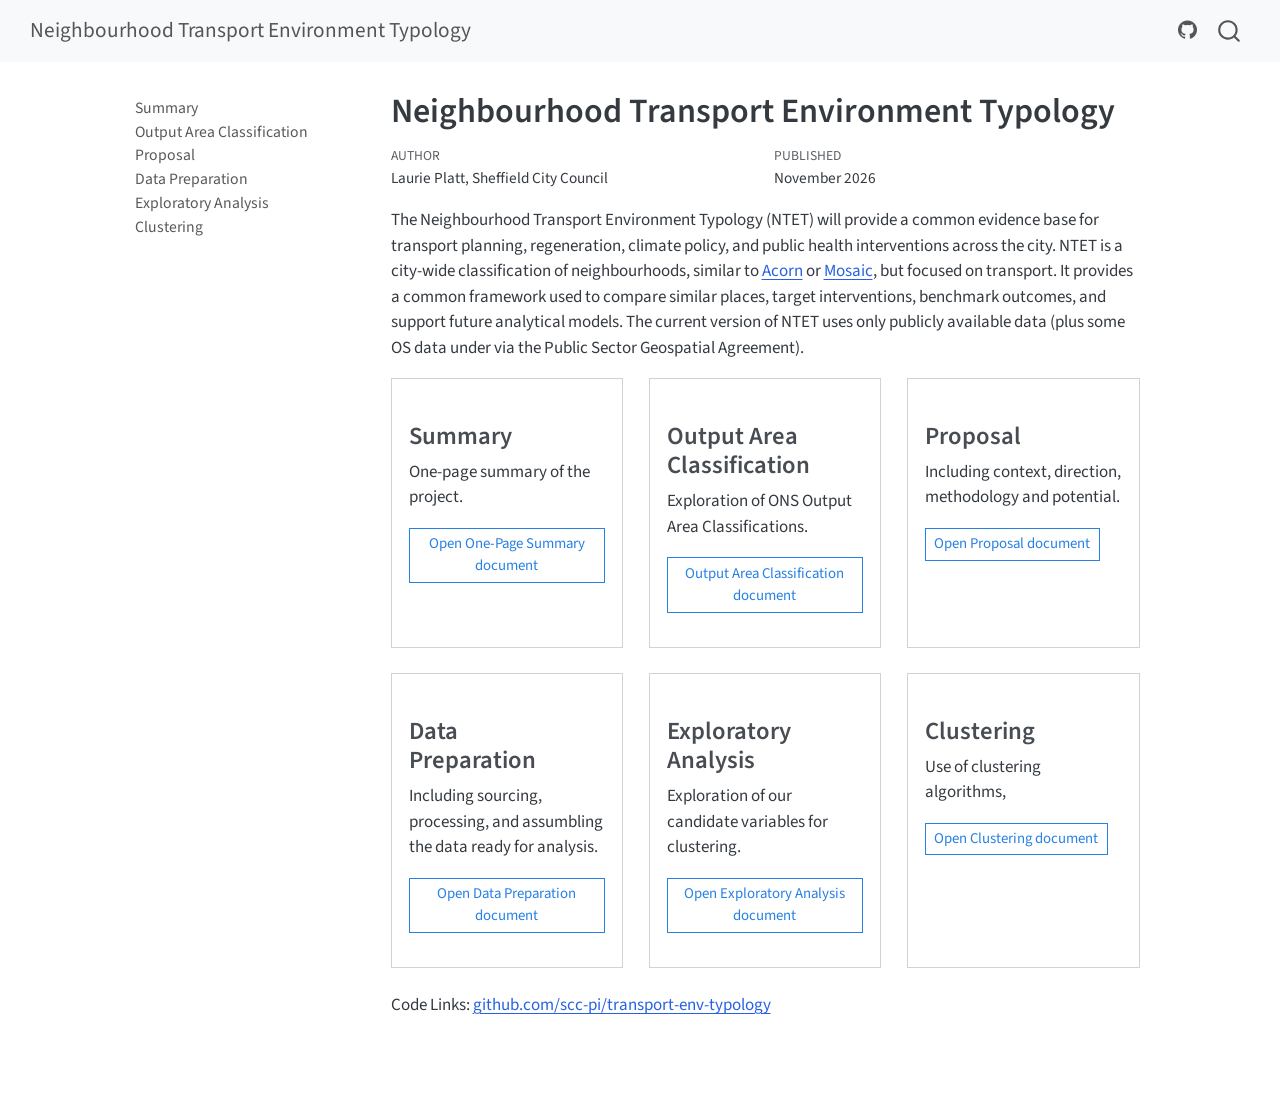
<file: docs/index.html>
<!DOCTYPE html>
<html xmlns="http://www.w3.org/1999/xhtml" lang="en" xml:lang="en"><head>

<meta charset="utf-8">
<meta name="generator" content="quarto-1.9.38">

<meta name="viewport" content="width=device-width, initial-scale=1.0, user-scalable=yes">

<meta name="author" content="Laurie Platt, Sheffield City Council">

<title>Neighbourhood Transport Environment Typology</title>
<style>
/* Default styles provided by pandoc.
** See https://pandoc.org/MANUAL.html#variables-for-html for config info.
*/
code{white-space: pre-wrap;}
span.smallcaps{font-variant: small-caps;}
div.columns{display: flex; gap: min(4vw, 1.5em);}
div.column{flex: auto; overflow-x: auto;}
div.hanging-indent{margin-left: 1.5em; text-indent: -1.5em;}
ul.task-list{list-style: none;}
ul.task-list li input[type="checkbox"] {
  width: 0.8em;
  margin: 0 0.8em 0.2em -1em; /* quarto-specific, see https://github.com/quarto-dev/quarto-cli/issues/4556 */ 
  vertical-align: middle;
}
</style>


<script src="site_libs/quarto-nav/quarto-nav.js"></script>
<script src="site_libs/quarto-nav/headroom.min.js"></script>
<script src="site_libs/clipboard/clipboard.min.js"></script>
<script src="site_libs/quarto-search/autocomplete.umd.js"></script>
<script src="site_libs/quarto-search/fuse.min.js"></script>
<script src="site_libs/quarto-search/quarto-search.js"></script>
<meta name="quarto:offset" content="./">
<script src="site_libs/quarto-html/quarto.js" type="module"></script>
<script src="site_libs/quarto-html/tabsets/tabsets.js" type="module"></script>
<script src="site_libs/quarto-html/popper.min.js"></script>
<script src="site_libs/quarto-html/tippy.umd.min.js"></script>
<script src="site_libs/quarto-html/anchor.min.js"></script>
<link href="site_libs/quarto-html/tippy.css" rel="stylesheet">
<link href="site_libs/quarto-html/quarto-syntax-highlighting-15634bcf2e68342d4ad2dfa704d543f6.css" rel="stylesheet" id="quarto-text-highlighting-styles">
<script src="site_libs/bootstrap/bootstrap.min.js"></script>
<link href="site_libs/bootstrap/bootstrap-icons.css" rel="stylesheet">
<link href="site_libs/bootstrap/bootstrap-a0f9fd0d421825b736dc1bbcbcba2219.min.css" rel="stylesheet" append-hash="true" id="quarto-bootstrap" data-mode="light">
<script id="quarto-search-options" type="application/json">{
  "location": "navbar",
  "copy-button": false,
  "collapse-after": 3,
  "panel-placement": "end",
  "type": "overlay",
  "limit": 50,
  "keyboard-shortcut": [
    "f",
    "/",
    "s"
  ],
  "show-item-context": false,
  "language": {
    "search-no-results-text": "No results",
    "search-matching-documents-text": "matching documents",
    "search-copy-link-title": "Copy link to search",
    "search-hide-matches-text": "Hide additional matches",
    "search-more-match-text": "more match in this document",
    "search-more-matches-text": "more matches in this document",
    "search-clear-button-title": "Clear",
    "search-text-placeholder": "",
    "search-detached-cancel-button-title": "Cancel",
    "search-submit-button-title": "Submit",
    "search-label": "Search"
  }
}</script>


</head>

<body class="nav-sidebar floating nav-fixed fullcontent quarto-light">

<div id="quarto-search-results"></div>
  <header id="quarto-header" class="headroom fixed-top">
    <nav class="navbar navbar-expand-lg " data-bs-theme="dark">
      <div class="navbar-container container-fluid">
      <div class="navbar-brand-container mx-auto">
    <a class="navbar-brand" href="./index.html">
    <span class="navbar-title">Neighbourhood Transport Environment Typology</span>
    </a>
  </div>
            <div id="quarto-search" class="" title="Search"></div>
          <button class="navbar-toggler" type="button" data-bs-toggle="collapse" data-bs-target="#navbarCollapse" aria-controls="navbarCollapse" role="menu" aria-expanded="false" aria-label="Toggle navigation" onclick="if (window.quartoToggleHeadroom) { window.quartoToggleHeadroom(); }">
  <span class="navbar-toggler-icon"></span>
</button>
          <div class="collapse navbar-collapse" id="navbarCollapse">
            <ul class="navbar-nav navbar-nav-scroll ms-auto">
  <li class="nav-item compact">
    <a class="nav-link" href="https://github.com/scc-pi/transport-env-typology"> <i class="bi bi-github" role="img" aria-label="GitHub">
</i> 
<span class="menu-text"></span></a>
  </li>  
</ul>
          </div> <!-- /navcollapse -->
            <div class="quarto-navbar-tools">
</div>
      </div> <!-- /container-fluid -->
    </nav>
  <nav class="quarto-secondary-nav">
    <div class="container-fluid d-flex">
      <button type="button" class="quarto-btn-toggle btn" data-bs-toggle="collapse" role="button" data-bs-target=".quarto-sidebar-collapse-item" aria-controls="quarto-sidebar" aria-expanded="false" aria-label="Toggle sidebar navigation" onclick="if (window.quartoToggleHeadroom) { window.quartoToggleHeadroom(); }">
        <i class="bi bi-layout-text-sidebar-reverse"></i>
      </button>
        <nav class="quarto-page-breadcrumbs" aria-label="breadcrumb"><ol class="breadcrumb"><li class="breadcrumb-item">Neighbourhood Transport Environment Typology</li></ol></nav>
        <a class="flex-grow-1" role="navigation" data-bs-toggle="collapse" data-bs-target=".quarto-sidebar-collapse-item" aria-controls="quarto-sidebar" aria-expanded="false" aria-label="Toggle sidebar navigation" onclick="if (window.quartoToggleHeadroom) { window.quartoToggleHeadroom(); }">      
        </a>
    </div>
  </nav>
</header>
<!-- content -->
<div id="quarto-content" class="quarto-container page-columns page-rows-contents page-layout-article page-navbar">
<!-- sidebar -->
  <nav id="quarto-sidebar" class="sidebar collapse collapse-horizontal quarto-sidebar-collapse-item sidebar-navigation floating overflow-auto">
    <div class="sidebar-menu-container"> 
    <ul class="list-unstyled mt-1">
        <li class="sidebar-item">
  <div class="sidebar-item-container"> 
  <a href="./one-page.html" class="sidebar-item-text sidebar-link">
 <span class="menu-text">Summary</span></a>
  </div>
</li>
        <li class="sidebar-item">
  <div class="sidebar-item-container"> 
  <a href="./oac.html" class="sidebar-item-text sidebar-link">
 <span class="menu-text">Output Area Classification</span></a>
  </div>
</li>
        <li class="sidebar-item">
  <div class="sidebar-item-container"> 
  <a href="./proposal.html" class="sidebar-item-text sidebar-link">
 <span class="menu-text">Proposal</span></a>
  </div>
</li>
        <li class="sidebar-item">
  <div class="sidebar-item-container"> 
  <a href="./etl.html" class="sidebar-item-text sidebar-link">
 <span class="menu-text">Data Preparation</span></a>
  </div>
</li>
        <li class="sidebar-item">
  <div class="sidebar-item-container"> 
  <a href="./eda.html" class="sidebar-item-text sidebar-link">
 <span class="menu-text">Exploratory Analysis</span></a>
  </div>
</li>
        <li class="sidebar-item">
  <div class="sidebar-item-container"> 
  <a href="./clustering.html" class="sidebar-item-text sidebar-link">
 <span class="menu-text">Clustering</span></a>
  </div>
</li>
    </ul>
    </div>
</nav>
<div id="quarto-sidebar-glass" class="quarto-sidebar-collapse-item" data-bs-toggle="collapse" data-bs-target=".quarto-sidebar-collapse-item"></div>
<!-- margin-sidebar -->
    
<!-- main -->
<main class="content" id="quarto-document-content">

<header id="title-block-header" class="quarto-title-block default">
<div class="quarto-title">
<h1 class="title">Neighbourhood Transport Environment Typology</h1>
</div>



<div class="quarto-title-meta">

    <div>
    <div class="quarto-title-meta-heading">Author</div>
    <div class="quarto-title-meta-contents">
             <p>Laurie Platt, Sheffield City Council </p>
          </div>
  </div>
    
    <div>
    <div class="quarto-title-meta-heading">Published</div>
    <div class="quarto-title-meta-contents">
      <p class="date">November 2026</p>
    </div>
  </div>
  
    
  </div>
  


</header>


<p>The Neighbourhood Transport Environment Typology (NTET) will provide a common evidence base for transport planning, regeneration, climate policy, and public health interventions across the city. NTET is a city-wide classification of neighbourhoods, similar to <a href="https://acorn.caci.co.uk/">Acorn</a> or <a href="https://www.experian.co.uk/business/platforms/mosaic">Mosaic</a>, but focused on transport. It provides a common framework used to compare similar places, target interventions, benchmark outcomes, and support future analytical models. The current version of NTET uses only publicly available data (plus some OS data under via the Public Sector Geospatial Agreement).</p>
<div class="grid">
<div class="g-col-12 g-col-md-4">
<div class="card h-100">
<section id="summary" class="level3 card-body">
<h3 class="anchored" data-anchor-id="summary">Summary</h3>
<div class="card-text">
<p>One-page summary of the project.</p>
</div>
<div class="mt-auto">
<p><a href="./one-page.html" class="btn btn-outline-primary btn-sm">Open One-Page Summary document</a></p>
</div>
</section>
</div>
</div>
<div class="g-col-12 g-col-md-4">
<div class="card h-100">
<section id="output-area-classification" class="level3 card-body">
<h3 class="anchored" data-anchor-id="output-area-classification">Output Area Classification</h3>
<div class="card-text">
<p>Exploration of ONS Output Area Classifications.</p>
</div>
<div class="mt-auto">
<p><a href="./oac.html" class="btn btn-outline-primary btn-sm">Output Area Classification document</a></p>
</div>
</section>
</div>
</div>
<div class="g-col-12 g-col-md-4">
<div class="card h-100">
<section id="proposal" class="level3 card-body">
<h3 class="anchored" data-anchor-id="proposal">Proposal</h3>
<div class="card-text">
<p>Including context, direction, methodology and potential.</p>
</div>
<div class="mt-auto">
<p><a href="./proposal.html" class="btn btn-outline-primary btn-sm">Open Proposal document</a></p>
</div>
</section>
</div>
</div>
<div class="g-col-12 g-col-md-4">
<div class="card h-100">
<section id="data-preparation" class="level3 card-body">
<h3 class="anchored" data-anchor-id="data-preparation">Data Preparation</h3>
<div class="card-text">
<p>Including sourcing, processing, and assumbling the data ready for analysis.</p>
</div>
<div class="mt-auto">
<p><a href="./etl.html" class="btn btn-outline-primary btn-sm">Open Data Preparation document</a></p>
</div>
</section>
</div>
</div>
<div class="g-col-12 g-col-md-4">
<div class="card h-100">
<section id="exploratory-analysis" class="level3 card-body">
<h3 class="anchored" data-anchor-id="exploratory-analysis">Exploratory Analysis</h3>
<div class="card-text">
<p>Exploration of our candidate variables for clustering.</p>
</div>
<div class="mt-auto">
<p><a href="./eda.html" class="btn btn-outline-primary btn-sm">Open Exploratory Analysis document</a></p>
</div>
</section>
</div>
</div>
<div class="g-col-12 g-col-md-4">
<div class="card h-100">
<section id="clustering" class="level3 card-body">
<h3 class="anchored" data-anchor-id="clustering">Clustering</h3>
<div class="card-text">
<p>Use of clustering algorithms,</p>
</div>
<div class="mt-auto">
<p><a href="./clustering.html" class="btn btn-outline-primary btn-sm">Open Clustering document</a></p>
</div>
</section>
</div>
</div>
</div>
<p><br>Code Links: <a href="https://github.com/scc-pi/transport-env-typology">github.com/scc-pi/transport-env-typology</a></p>



</main> <!-- /main -->
<script id="quarto-html-after-body" type="application/javascript">
  window.document.addEventListener("DOMContentLoaded", function (event) {
    const icon = "";
    const anchorJS = new window.AnchorJS();
    anchorJS.options = {
      placement: 'right',
      icon: icon
    };
    anchorJS.add('.anchored');
    const isCodeAnnotation = (el) => {
      for (const clz of el.classList) {
        if (clz.startsWith('code-annotation-')) {                     
          return true;
        }
      }
      return false;
    }
    const onCopySuccess = function(e) {
      // button target
      const button = e.trigger;
      // don't keep focus
      button.blur();
      // flash "checked"
      button.classList.add('code-copy-button-checked');
      var currentTitle = button.getAttribute("title");
      button.setAttribute("title", "Copied!");
      let tooltip;
      if (window.bootstrap) {
        button.setAttribute("data-bs-toggle", "tooltip");
        button.setAttribute("data-bs-placement", "left");
        button.setAttribute("data-bs-title", "Copied!");
        tooltip = new bootstrap.Tooltip(button, 
          { trigger: "manual", 
            customClass: "code-copy-button-tooltip",
            offset: [0, -8]});
        tooltip.show();    
      }
      setTimeout(function() {
        if (tooltip) {
          tooltip.hide();
          button.removeAttribute("data-bs-title");
          button.removeAttribute("data-bs-toggle");
          button.removeAttribute("data-bs-placement");
        }
        button.setAttribute("title", currentTitle);
        button.classList.remove('code-copy-button-checked');
      }, 1000);
      // clear code selection
      e.clearSelection();
    }
    const getTextToCopy = function(trigger) {
      const outerScaffold = trigger.parentElement.cloneNode(true);
      const codeEl = outerScaffold.querySelector('code');
      for (const childEl of codeEl.children) {
        if (isCodeAnnotation(childEl)) {
          childEl.remove();
        }
      }
      return codeEl.innerText;
    }
    const clipboard = new window.ClipboardJS('.code-copy-button:not([data-in-quarto-modal])', {
      text: getTextToCopy
    });
    clipboard.on('success', onCopySuccess);
    if (window.document.getElementById('quarto-embedded-source-code-modal')) {
      const clipboardModal = new window.ClipboardJS('.code-copy-button[data-in-quarto-modal]', {
        text: getTextToCopy,
        container: window.document.getElementById('quarto-embedded-source-code-modal')
      });
      clipboardModal.on('success', onCopySuccess);
    }
      var localhostRegex = new RegExp(/^(?:http|https):\/\/localhost\:?[0-9]*\//);
      var mailtoRegex = new RegExp(/^mailto:/);
        var filterRegex = new RegExp('/' + window.location.host + '/');
      var isInternal = (href) => {
          return filterRegex.test(href) || localhostRegex.test(href) || mailtoRegex.test(href);
      }
      // Inspect non-navigation links and adorn them if external
     var links = window.document.querySelectorAll('a[href]:not(.nav-link):not(.navbar-brand):not(.toc-action):not(.sidebar-link):not(.sidebar-item-toggle):not(.pagination-link):not(.no-external):not([aria-hidden]):not(.dropdown-item):not(.quarto-navigation-tool):not(.about-link)');
      for (var i=0; i<links.length; i++) {
        const link = links[i];
        if (!isInternal(link.href)) {
          // undo the damage that might have been done by quarto-nav.js in the case of
          // links that we want to consider external
          if (link.dataset.originalHref !== undefined) {
            link.href = link.dataset.originalHref;
          }
        }
      }
    function tippyHover(el, contentFn, onTriggerFn, onUntriggerFn) {
      const config = {
        allowHTML: true,
        maxWidth: 500,
        delay: 100,
        arrow: false,
        appendTo: function(el) {
            return el.parentElement;
        },
        interactive: true,
        interactiveBorder: 10,
        theme: 'quarto',
        placement: 'bottom-start',
      };
      if (contentFn) {
        config.content = contentFn;
      }
      if (onTriggerFn) {
        config.onTrigger = onTriggerFn;
      }
      if (onUntriggerFn) {
        config.onUntrigger = onUntriggerFn;
      }
      window.tippy(el, config); 
    }
    const noterefs = window.document.querySelectorAll('a[role="doc-noteref"]');
    for (var i=0; i<noterefs.length; i++) {
      const ref = noterefs[i];
      tippyHover(ref, function() {
        // use id or data attribute instead here
        let href = ref.getAttribute('data-footnote-href') || ref.getAttribute('href');
        try { href = new URL(href).hash; } catch {}
        const id = href.replace(/^#\/?/, "");
        const note = window.document.getElementById(id);
        if (note) {
          return note.innerHTML;
        } else {
          return "";
        }
      });
    }
    const xrefs = window.document.querySelectorAll('a.quarto-xref');
    const processXRef = (id, note) => {
      // Strip column container classes
      const stripColumnClz = (el) => {
        el.classList.remove("page-full", "page-columns");
        if (el.children) {
          for (const child of el.children) {
            stripColumnClz(child);
          }
        }
      }
      stripColumnClz(note)
      if (id === null || id.startsWith('sec-')) {
        // Special case sections, only their first couple elements
        const container = document.createElement("div");
        if (note.children && note.children.length > 2) {
          container.appendChild(note.children[0].cloneNode(true));
          for (let i = 1; i < note.children.length; i++) {
            const child = note.children[i];
            if (child.tagName === "P" && child.innerText === "") {
              continue;
            } else {
              container.appendChild(child.cloneNode(true));
              break;
            }
          }
          if (window.Quarto?.typesetMath) {
            window.Quarto.typesetMath(container);
          }
          return container.innerHTML
        } else {
          if (window.Quarto?.typesetMath) {
            window.Quarto.typesetMath(note);
          }
          return note.innerHTML;
        }
      } else {
        // Remove any anchor links if they are present
        const anchorLink = note.querySelector('a.anchorjs-link');
        if (anchorLink) {
          anchorLink.remove();
        }
        if (window.Quarto?.typesetMath) {
          window.Quarto.typesetMath(note);
        }
        if (note.classList.contains("callout")) {
          return note.outerHTML;
        } else {
          return note.innerHTML;
        }
      }
    }
    for (var i=0; i<xrefs.length; i++) {
      const xref = xrefs[i];
      tippyHover(xref, undefined, function(instance) {
        instance.disable();
        let url = xref.getAttribute('href');
        let hash = undefined; 
        if (url.startsWith('#')) {
          hash = url;
        } else {
          try { hash = new URL(url).hash; } catch {}
        }
        if (hash) {
          const id = hash.replace(/^#\/?/, "");
          const note = window.document.getElementById(id);
          if (note !== null) {
            try {
              const html = processXRef(id, note.cloneNode(true));
              instance.setContent(html);
            } finally {
              instance.enable();
              instance.show();
            }
          } else {
            // See if we can fetch this
            fetch(url.split('#')[0])
            .then(res => res.text())
            .then(html => {
              const parser = new DOMParser();
              const htmlDoc = parser.parseFromString(html, "text/html");
              const note = htmlDoc.getElementById(id);
              if (note !== null) {
                const html = processXRef(id, note);
                instance.setContent(html);
              } 
            }).finally(() => {
              instance.enable();
              instance.show();
            });
          }
        } else {
          // See if we can fetch a full url (with no hash to target)
          // This is a special case and we should probably do some content thinning / targeting
          fetch(url)
          .then(res => res.text())
          .then(html => {
            const parser = new DOMParser();
            const htmlDoc = parser.parseFromString(html, "text/html");
            const note = htmlDoc.querySelector('main.content');
            if (note !== null) {
              // This should only happen for chapter cross references
              // (since there is no id in the URL)
              // remove the first header
              if (note.children.length > 0 && note.children[0].tagName === "HEADER") {
                note.children[0].remove();
              }
              const html = processXRef(null, note);
              instance.setContent(html);
            } 
          }).finally(() => {
            instance.enable();
            instance.show();
          });
        }
      }, function(instance) {
      });
    }
        let selectedAnnoteEl;
        const selectorForAnnotation = ( cell, annotation) => {
          let cellAttr = 'data-code-cell="' + cell + '"';
          let lineAttr = 'data-code-annotation="' +  annotation + '"';
          const selector = 'span[' + cellAttr + '][' + lineAttr + ']';
          return selector;
        }
        const selectCodeLines = (annoteEl) => {
          const doc = window.document;
          const targetCell = annoteEl.getAttribute("data-target-cell");
          const targetAnnotation = annoteEl.getAttribute("data-target-annotation");
          const annoteSpan = window.document.querySelector(selectorForAnnotation(targetCell, targetAnnotation));
          const lines = annoteSpan.getAttribute("data-code-lines").split(",");
          const lineIds = lines.map((line) => {
            return targetCell + "-" + line;
          })
          let top = null;
          let height = null;
          let parent = null;
          if (lineIds.length > 0) {
              //compute the position of the single el (top and bottom and make a div)
              const el = window.document.getElementById(lineIds[0]);
              top = el.offsetTop;
              height = el.offsetHeight;
              parent = el.parentElement.parentElement;
            if (lineIds.length > 1) {
              const lastEl = window.document.getElementById(lineIds[lineIds.length - 1]);
              const bottom = lastEl.offsetTop + lastEl.offsetHeight;
              height = bottom - top;
            }
            if (top !== null && height !== null && parent !== null) {
              // cook up a div (if necessary) and position it 
              let div = window.document.getElementById("code-annotation-line-highlight");
              if (div === null) {
                div = window.document.createElement("div");
                div.setAttribute("id", "code-annotation-line-highlight");
                div.style.position = 'absolute';
                parent.appendChild(div);
              }
              div.style.top = top - 2 + "px";
              div.style.height = height + 4 + "px";
              div.style.left = 0;
              let gutterDiv = window.document.getElementById("code-annotation-line-highlight-gutter");
              if (gutterDiv === null) {
                gutterDiv = window.document.createElement("div");
                gutterDiv.setAttribute("id", "code-annotation-line-highlight-gutter");
                gutterDiv.style.position = 'absolute';
                const codeCell = window.document.getElementById(targetCell);
                const gutter = codeCell.querySelector('.code-annotation-gutter');
                gutter.appendChild(gutterDiv);
              }
              gutterDiv.style.top = top - 2 + "px";
              gutterDiv.style.height = height + 4 + "px";
            }
            selectedAnnoteEl = annoteEl;
          }
        };
        const unselectCodeLines = () => {
          const elementsIds = ["code-annotation-line-highlight", "code-annotation-line-highlight-gutter"];
          elementsIds.forEach((elId) => {
            const div = window.document.getElementById(elId);
            if (div) {
              div.remove();
            }
          });
          selectedAnnoteEl = undefined;
        };
          // Handle positioning of the toggle
      window.addEventListener(
        "resize",
        throttle(() => {
          elRect = undefined;
          if (selectedAnnoteEl) {
            selectCodeLines(selectedAnnoteEl);
          }
        }, 10)
      );
      function throttle(fn, ms) {
      let throttle = false;
      let timer;
        return (...args) => {
          if(!throttle) { // first call gets through
              fn.apply(this, args);
              throttle = true;
          } else { // all the others get throttled
              if(timer) clearTimeout(timer); // cancel #2
              timer = setTimeout(() => {
                fn.apply(this, args);
                timer = throttle = false;
              }, ms);
          }
        };
      }
        // Attach click handler to the DT
        const annoteDls = window.document.querySelectorAll('dt[data-target-cell]');
        for (const annoteDlNode of annoteDls) {
          annoteDlNode.addEventListener('click', (event) => {
            const clickedEl = event.target;
            if (clickedEl !== selectedAnnoteEl) {
              unselectCodeLines();
              const activeEl = window.document.querySelector('dt[data-target-cell].code-annotation-active');
              if (activeEl) {
                activeEl.classList.remove('code-annotation-active');
              }
              selectCodeLines(clickedEl);
              clickedEl.classList.add('code-annotation-active');
            } else {
              // Unselect the line
              unselectCodeLines();
              clickedEl.classList.remove('code-annotation-active');
            }
          });
        }
    const findCites = (el) => {
      const parentEl = el.parentElement;
      if (parentEl) {
        const cites = parentEl.dataset.cites;
        if (cites) {
          return {
            el,
            cites: cites.split(' ')
          };
        } else {
          return findCites(el.parentElement)
        }
      } else {
        return undefined;
      }
    };
    var bibliorefs = window.document.querySelectorAll('a[role="doc-biblioref"]');
    for (var i=0; i<bibliorefs.length; i++) {
      const ref = bibliorefs[i];
      const citeInfo = findCites(ref);
      if (citeInfo) {
        tippyHover(citeInfo.el, function() {
          var popup = window.document.createElement('div');
          citeInfo.cites.forEach(function(cite) {
            var citeDiv = window.document.createElement('div');
            citeDiv.classList.add('hanging-indent');
            citeDiv.classList.add('csl-entry');
            var biblioDiv = window.document.getElementById('ref-' + cite);
            if (biblioDiv) {
              citeDiv.innerHTML = biblioDiv.innerHTML;
            }
            popup.appendChild(citeDiv);
          });
          return popup.innerHTML;
        });
      }
    }
  });
  </script>
</div> <!-- /content -->




</body></html>
</file>
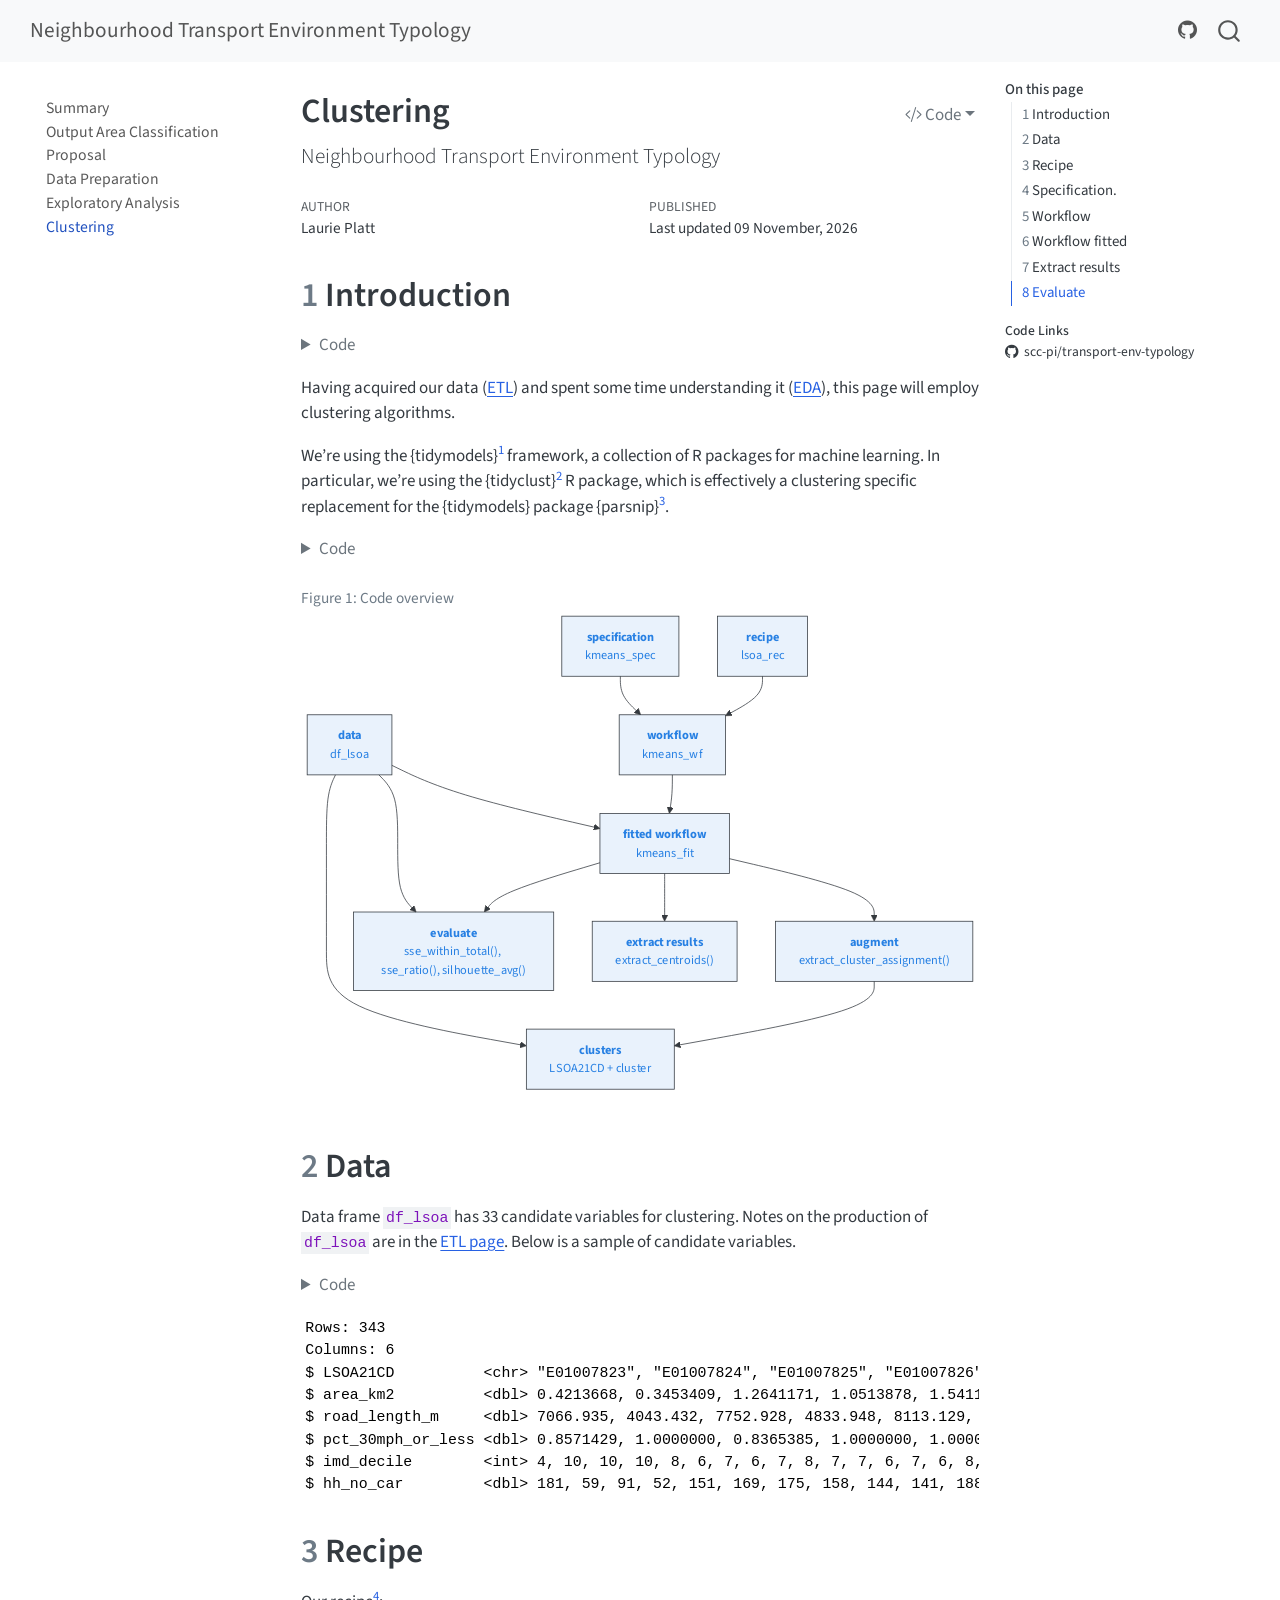
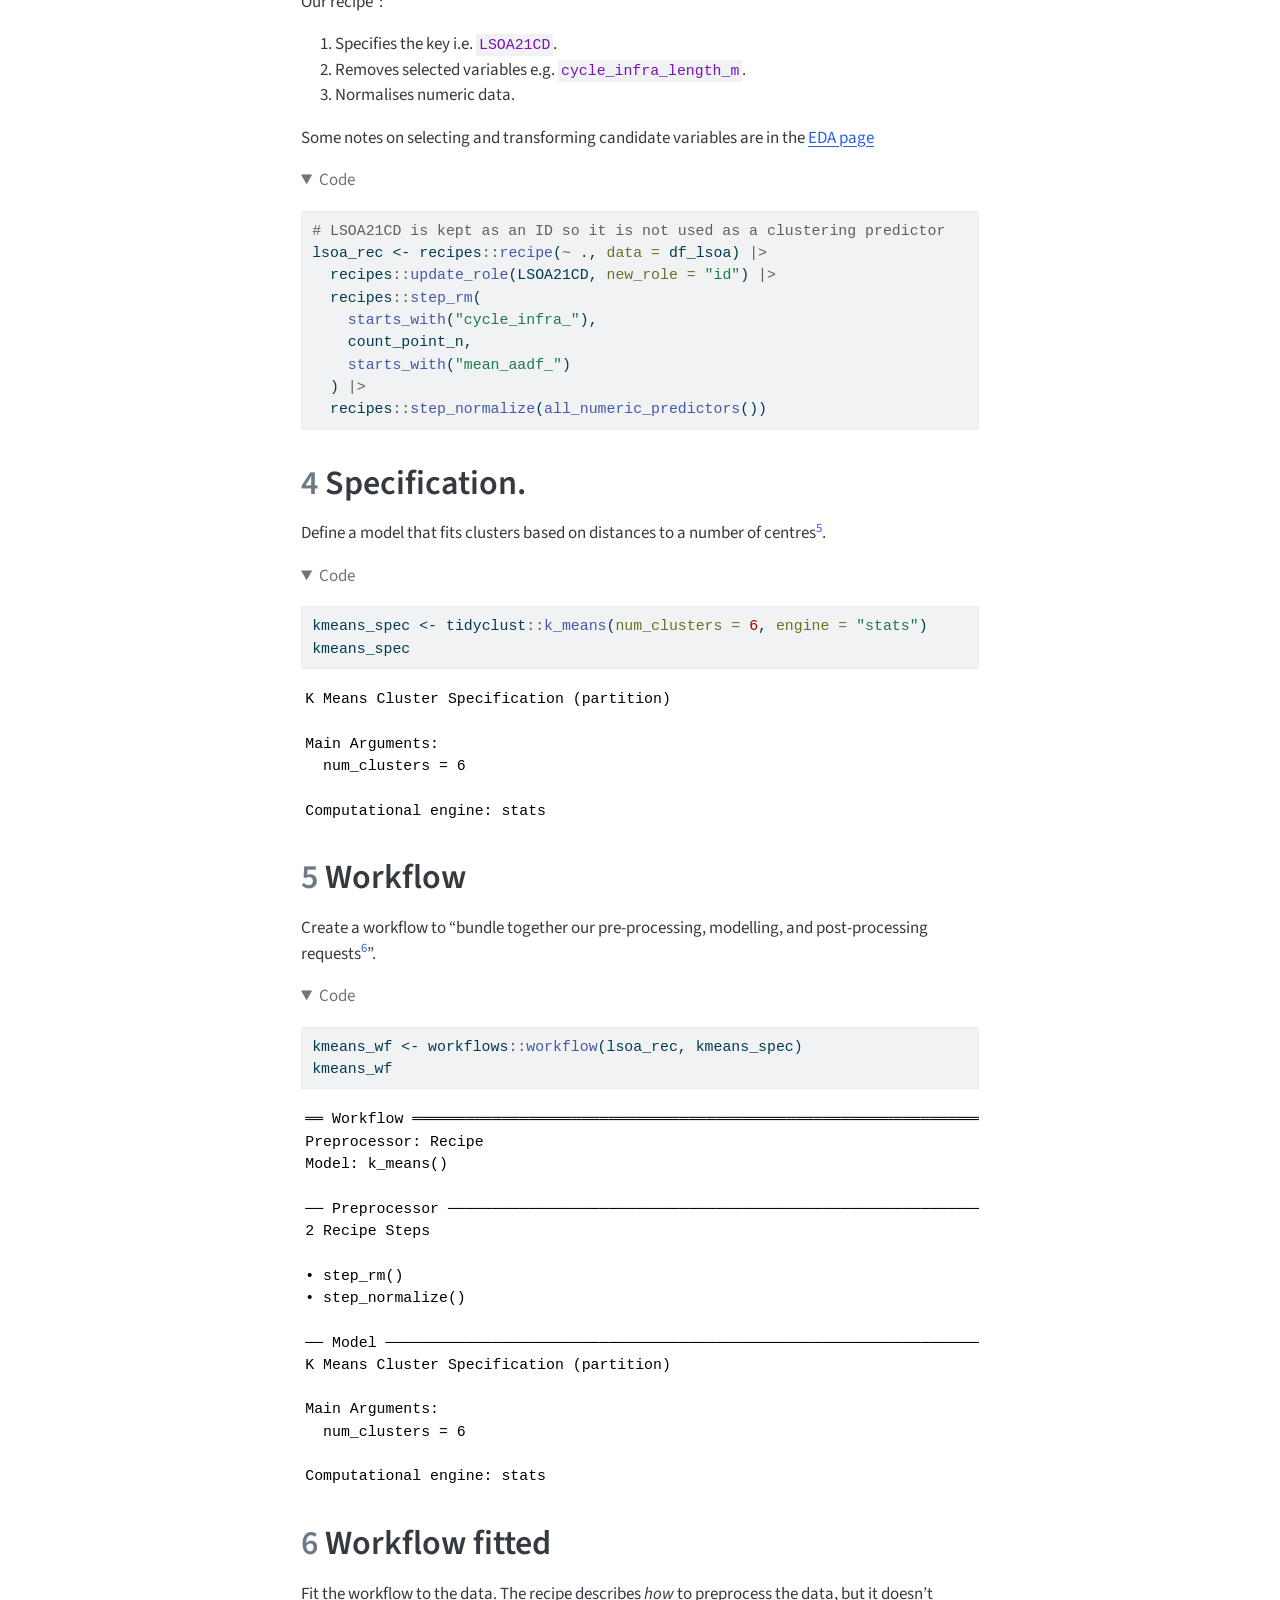
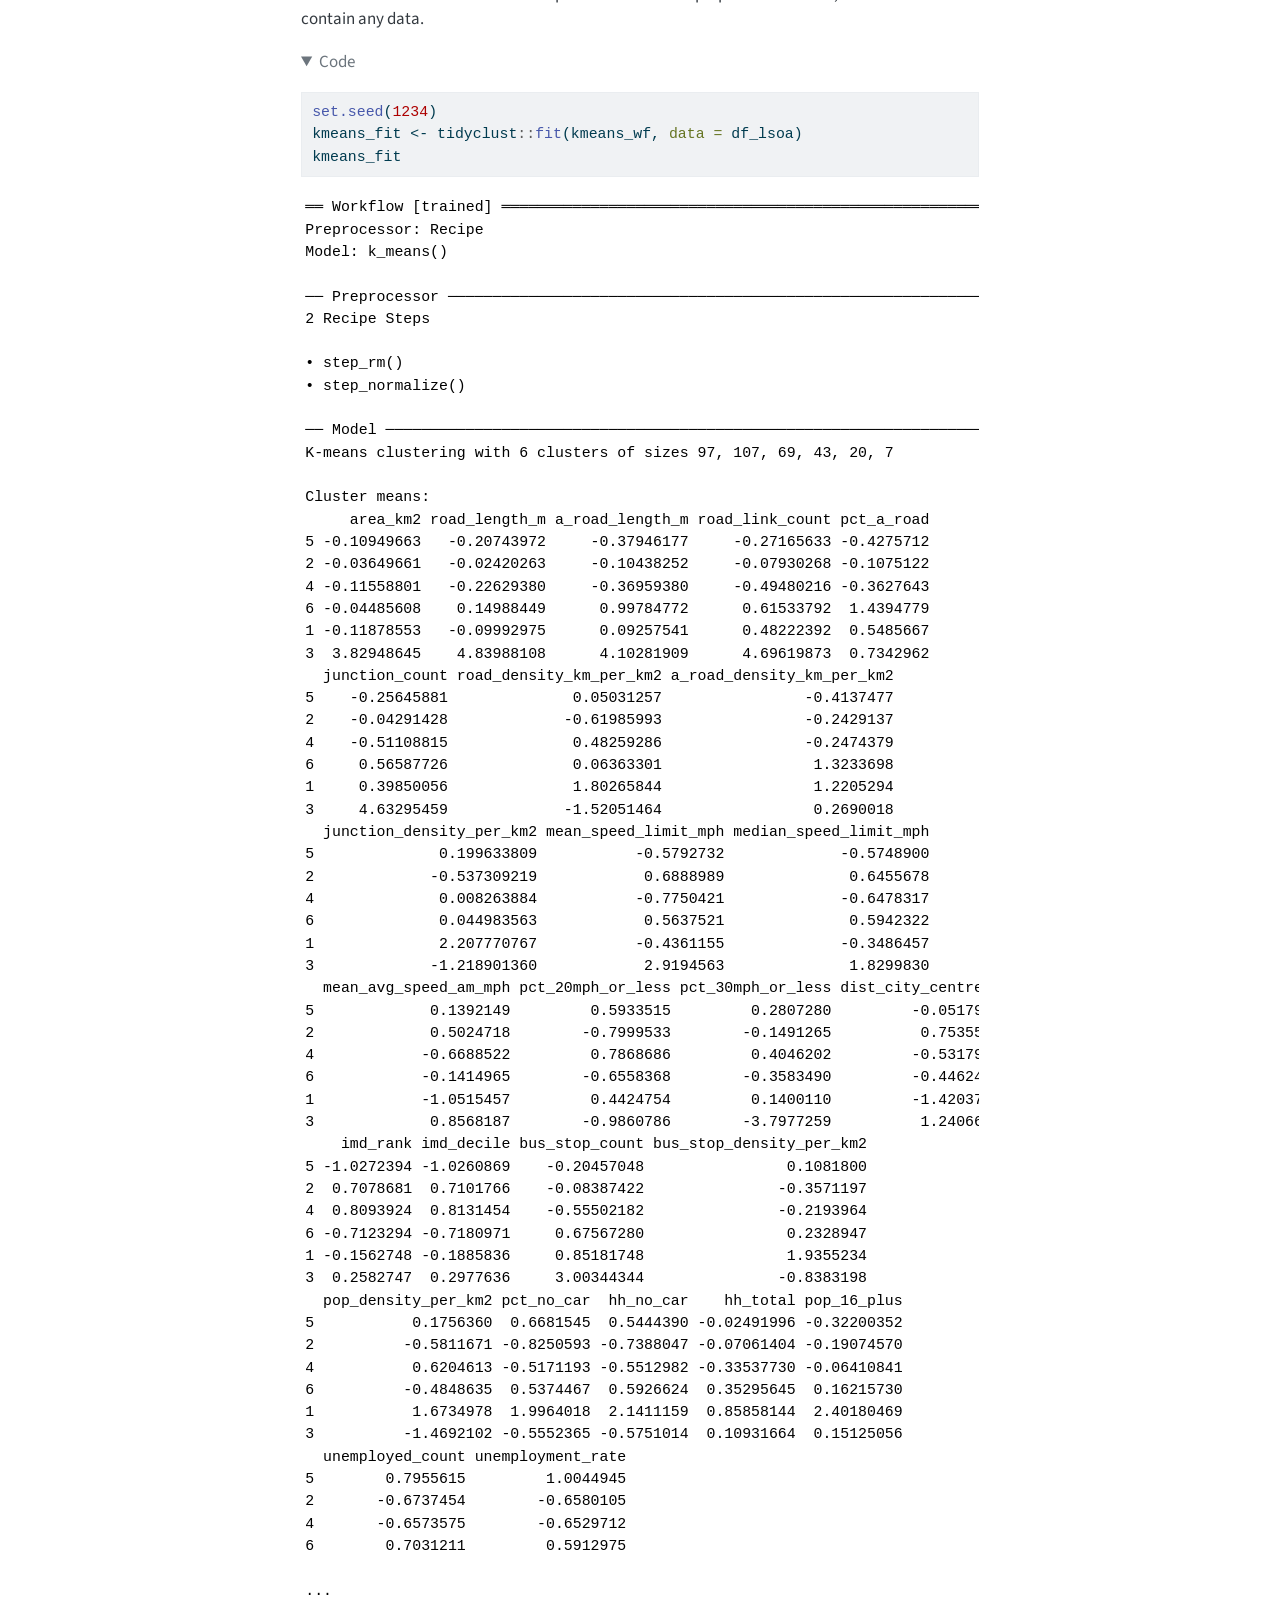
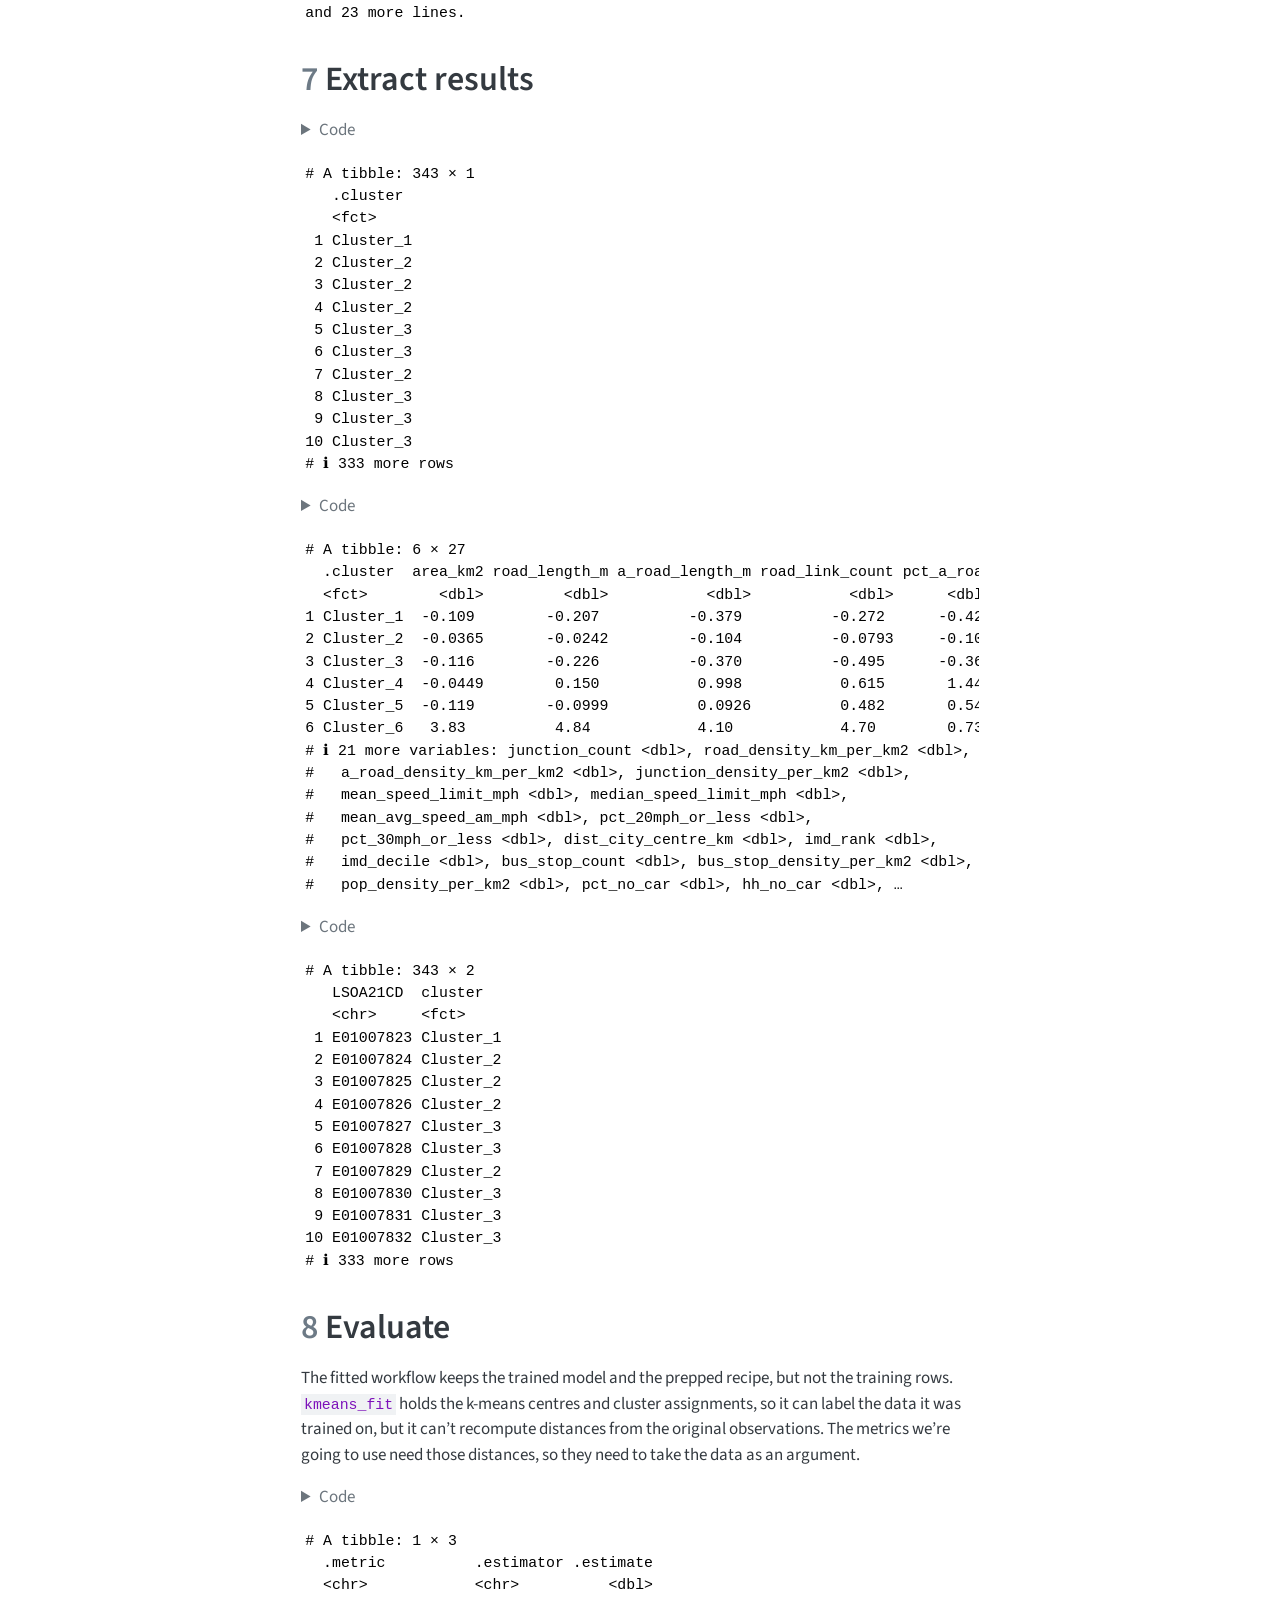
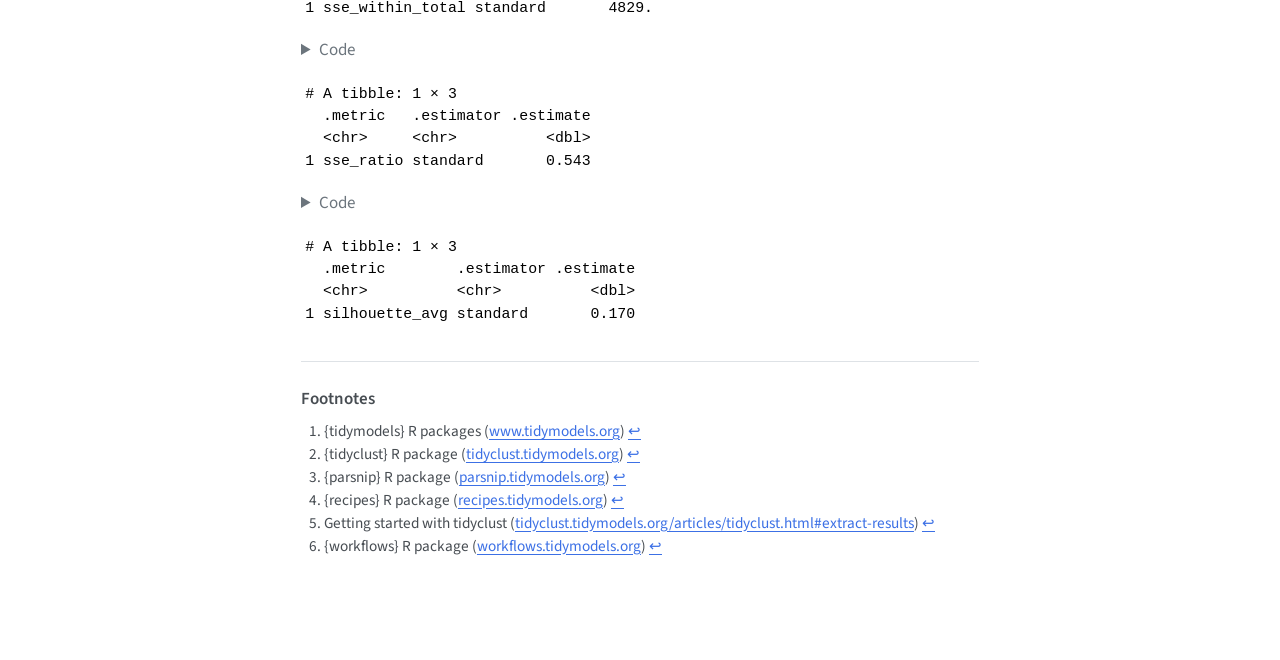
<file: docs/clustering.html>
<!DOCTYPE html>
<html xmlns="http://www.w3.org/1999/xhtml" lang="en" xml:lang="en"><head>

<meta charset="utf-8">
<meta name="generator" content="quarto-1.9.38">

<meta name="viewport" content="width=device-width, initial-scale=1.0, user-scalable=yes">

<meta name="author" content="Laurie Platt">

<title>Clustering – Neighbourhood Transport Environment Typology</title>
<style>
/* Default styles provided by pandoc.
** See https://pandoc.org/MANUAL.html#variables-for-html for config info.
*/
code{white-space: pre-wrap;}
span.smallcaps{font-variant: small-caps;}
div.columns{display: flex; gap: min(4vw, 1.5em);}
div.column{flex: auto; overflow-x: auto;}
div.hanging-indent{margin-left: 1.5em; text-indent: -1.5em;}
ul.task-list{list-style: none;}
ul.task-list li input[type="checkbox"] {
  width: 0.8em;
  margin: 0 0.8em 0.2em -1em; /* quarto-specific, see https://github.com/quarto-dev/quarto-cli/issues/4556 */ 
  vertical-align: middle;
}
/* CSS for syntax highlighting */
html { -webkit-text-size-adjust: 100%; }
pre > code.sourceCode { white-space: pre; position: relative; }
pre > code.sourceCode > span { display: inline-block; line-height: 1.25; }
pre > code.sourceCode > span:empty { height: 1.2em; }
.sourceCode { overflow: visible; }
code.sourceCode > span { color: inherit; text-decoration: inherit; }
div.sourceCode { margin: 1em 0; }
pre.sourceCode { margin: 0; }
@media screen {
div.sourceCode { overflow: auto; }
}
@media print {
pre > code.sourceCode { white-space: pre-wrap; }
pre > code.sourceCode > span { text-indent: -5em; padding-left: 5em; }
}
pre.numberSource code
  { counter-reset: source-line 0; }
pre.numberSource code > span
  { position: relative; left: -4em; counter-increment: source-line; }
pre.numberSource code > span > a:first-child::before
  { content: counter(source-line);
    position: relative; left: -1em; text-align: right; vertical-align: baseline;
    border: none; display: inline-block;
    -webkit-touch-callout: none; -webkit-user-select: none;
    -khtml-user-select: none; -moz-user-select: none;
    -ms-user-select: none; user-select: none;
    padding: 0 4px; width: 4em;
  }
pre.numberSource { margin-left: 3em;  padding-left: 4px; }
div.sourceCode
  {   }
@media screen {
pre > code.sourceCode > span > a:first-child::before { text-decoration: underline; }
}
</style>


<script src="site_libs/quarto-nav/quarto-nav.js"></script>
<script src="site_libs/quarto-nav/headroom.min.js"></script>
<script src="site_libs/clipboard/clipboard.min.js"></script>
<script src="site_libs/quarto-search/autocomplete.umd.js"></script>
<script src="site_libs/quarto-search/fuse.min.js"></script>
<script src="site_libs/quarto-search/quarto-search.js"></script>
<meta name="quarto:offset" content="./">
<script src="site_libs/quarto-html/quarto.js" type="module"></script>
<script src="site_libs/quarto-html/tabsets/tabsets.js" type="module"></script>
<script src="site_libs/quarto-html/popper.min.js"></script>
<script src="site_libs/quarto-html/tippy.umd.min.js"></script>
<script src="site_libs/quarto-html/anchor.min.js"></script>
<link href="site_libs/quarto-html/tippy.css" rel="stylesheet">
<link href="site_libs/quarto-html/quarto-syntax-highlighting-15634bcf2e68342d4ad2dfa704d543f6.css" rel="stylesheet" id="quarto-text-highlighting-styles">
<script src="site_libs/bootstrap/bootstrap.min.js"></script>
<link href="site_libs/bootstrap/bootstrap-icons.css" rel="stylesheet">
<link href="site_libs/bootstrap/bootstrap-a0f9fd0d421825b736dc1bbcbcba2219.min.css" rel="stylesheet" append-hash="true" id="quarto-bootstrap" data-mode="light">
<script id="quarto-search-options" type="application/json">{
  "location": "navbar",
  "copy-button": false,
  "collapse-after": 3,
  "panel-placement": "end",
  "type": "overlay",
  "limit": 50,
  "keyboard-shortcut": [
    "f",
    "/",
    "s"
  ],
  "show-item-context": false,
  "language": {
    "search-no-results-text": "No results",
    "search-matching-documents-text": "matching documents",
    "search-copy-link-title": "Copy link to search",
    "search-hide-matches-text": "Hide additional matches",
    "search-more-match-text": "more match in this document",
    "search-more-matches-text": "more matches in this document",
    "search-clear-button-title": "Clear",
    "search-text-placeholder": "",
    "search-detached-cancel-button-title": "Cancel",
    "search-submit-button-title": "Submit",
    "search-label": "Search"
  }
}</script>
<script src="site_libs/quarto-diagram/mermaid.min.js"></script>
<script src="site_libs/quarto-diagram/mermaid-init.js"></script>
<link href="site_libs/quarto-diagram/mermaid.css" rel="stylesheet">


<link rel="stylesheet" href="resources/styles.css">
</head>

<body class="nav-sidebar floating nav-fixed quarto-light">

<div id="quarto-search-results"></div>
  <header id="quarto-header" class="headroom fixed-top">
    <nav class="navbar navbar-expand-lg " data-bs-theme="dark">
      <div class="navbar-container container-fluid">
      <div class="navbar-brand-container mx-auto">
    <a class="navbar-brand" href="./index.html">
    <span class="navbar-title">Neighbourhood Transport Environment Typology</span>
    </a>
  </div>
            <div id="quarto-search" class="" title="Search"></div>
          <button class="navbar-toggler" type="button" data-bs-toggle="collapse" data-bs-target="#navbarCollapse" aria-controls="navbarCollapse" role="menu" aria-expanded="false" aria-label="Toggle navigation" onclick="if (window.quartoToggleHeadroom) { window.quartoToggleHeadroom(); }">
  <span class="navbar-toggler-icon"></span>
</button>
          <div class="collapse navbar-collapse" id="navbarCollapse">
            <ul class="navbar-nav navbar-nav-scroll ms-auto">
  <li class="nav-item compact">
    <a class="nav-link" href="https://github.com/scc-pi/transport-env-typology"> <i class="bi bi-github" role="img" aria-label="GitHub">
</i> 
<span class="menu-text"></span></a>
  </li>  
</ul>
          </div> <!-- /navcollapse -->
            <div class="quarto-navbar-tools">
</div>
      </div> <!-- /container-fluid -->
    </nav>
  <nav class="quarto-secondary-nav">
    <div class="container-fluid d-flex">
      <button type="button" class="quarto-btn-toggle btn" data-bs-toggle="collapse" role="button" data-bs-target=".quarto-sidebar-collapse-item" aria-controls="quarto-sidebar" aria-expanded="false" aria-label="Toggle sidebar navigation" onclick="if (window.quartoToggleHeadroom) { window.quartoToggleHeadroom(); }">
        <i class="bi bi-layout-text-sidebar-reverse"></i>
      </button>
        <nav class="quarto-page-breadcrumbs" aria-label="breadcrumb"><ol class="breadcrumb"><li class="breadcrumb-item"><a href="./clustering.html">Clustering</a></li></ol></nav>
        <a class="flex-grow-1" role="navigation" data-bs-toggle="collapse" data-bs-target=".quarto-sidebar-collapse-item" aria-controls="quarto-sidebar" aria-expanded="false" aria-label="Toggle sidebar navigation" onclick="if (window.quartoToggleHeadroom) { window.quartoToggleHeadroom(); }">      
        </a>
    </div>
  </nav>
</header>
<!-- content -->
<div id="quarto-content" class="quarto-container page-columns page-rows-contents page-layout-article page-navbar">
<!-- sidebar -->
  <nav id="quarto-sidebar" class="sidebar collapse collapse-horizontal quarto-sidebar-collapse-item sidebar-navigation floating overflow-auto">
    <div class="sidebar-menu-container"> 
    <ul class="list-unstyled mt-1">
        <li class="sidebar-item">
  <div class="sidebar-item-container"> 
  <a href="./one-page.html" class="sidebar-item-text sidebar-link">
 <span class="menu-text">Summary</span></a>
  </div>
</li>
        <li class="sidebar-item">
  <div class="sidebar-item-container"> 
  <a href="./oac.html" class="sidebar-item-text sidebar-link">
 <span class="menu-text">Output Area Classification</span></a>
  </div>
</li>
        <li class="sidebar-item">
  <div class="sidebar-item-container"> 
  <a href="./proposal.html" class="sidebar-item-text sidebar-link">
 <span class="menu-text">Proposal</span></a>
  </div>
</li>
        <li class="sidebar-item">
  <div class="sidebar-item-container"> 
  <a href="./etl.html" class="sidebar-item-text sidebar-link">
 <span class="menu-text">Data Preparation</span></a>
  </div>
</li>
        <li class="sidebar-item">
  <div class="sidebar-item-container"> 
  <a href="./eda.html" class="sidebar-item-text sidebar-link">
 <span class="menu-text">Exploratory Analysis</span></a>
  </div>
</li>
        <li class="sidebar-item">
  <div class="sidebar-item-container"> 
  <a href="./clustering.html" class="sidebar-item-text sidebar-link active">
 <span class="menu-text">Clustering</span></a>
  </div>
</li>
    </ul>
    </div>
</nav>
<div id="quarto-sidebar-glass" class="quarto-sidebar-collapse-item" data-bs-toggle="collapse" data-bs-target=".quarto-sidebar-collapse-item"></div>
<!-- margin-sidebar -->
    <div id="quarto-margin-sidebar" class="sidebar margin-sidebar">
        <nav id="TOC" role="doc-toc" class="toc-active" data-toc-expanded="1">
    <h2 id="toc-title">On this page</h2>
   
  <ul>
  <li><a href="#introduction" id="toc-introduction" class="nav-link active" data-scroll-target="#introduction"><span class="header-section-number">1</span> Introduction</a></li>
  <li><a href="#data" id="toc-data" class="nav-link" data-scroll-target="#data"><span class="header-section-number">2</span> Data</a></li>
  <li><a href="#recipe" id="toc-recipe" class="nav-link" data-scroll-target="#recipe"><span class="header-section-number">3</span> Recipe</a></li>
  <li><a href="#specification." id="toc-specification." class="nav-link" data-scroll-target="#specification."><span class="header-section-number">4</span> Specification.</a></li>
  <li><a href="#workflow" id="toc-workflow" class="nav-link" data-scroll-target="#workflow"><span class="header-section-number">5</span> Workflow</a></li>
  <li><a href="#workflow-fitted" id="toc-workflow-fitted" class="nav-link" data-scroll-target="#workflow-fitted"><span class="header-section-number">6</span> Workflow fitted</a></li>
  <li><a href="#extract-results" id="toc-extract-results" class="nav-link" data-scroll-target="#extract-results"><span class="header-section-number">7</span> Extract results</a></li>
  <li><a href="#evaluate" id="toc-evaluate" class="nav-link" data-scroll-target="#evaluate"><span class="header-section-number">8</span> Evaluate</a></li>
  </ul>
<div class="quarto-code-links"><h2>Code Links</h2><ul><li><a href="https://github.com/scc-pi/transport-env-typology"><i class="bi bi-github"></i>scc-pi/transport-env-typology</a></li></ul></div></nav>
    </div>
<!-- main -->
<main class="content" id="quarto-document-content">

<header id="title-block-header" class="quarto-title-block default">
<div class="quarto-title">
<div class="quarto-title-block"><div><h1 class="title">Clustering</h1><button type="button" class="btn code-tools-button dropdown-toggle" id="quarto-code-tools-menu" data-bs-toggle="dropdown" aria-expanded="false"><i class="bi"></i> Code</button><ul class="dropdown-menu dropdown-menu-end" aria-labelelledby="quarto-code-tools-menu"><li><a id="quarto-show-all-code" class="dropdown-item" href="javascript:void(0)" role="button">Show All Code</a></li><li><a id="quarto-hide-all-code" class="dropdown-item" href="javascript:void(0)" role="button">Hide All Code</a></li><li><hr class="dropdown-divider"></li><li><a id="quarto-view-source" class="dropdown-item" href="javascript:void(0)" role="button">View Source</a></li></ul></div></div>
<p class="subtitle lead">Neighbourhood Transport Environment Typology</p>
</div>



<div class="quarto-title-meta">

    <div>
    <div class="quarto-title-meta-heading">Author</div>
    <div class="quarto-title-meta-contents">
             <p>Laurie Platt </p>
          </div>
  </div>
    
    <div>
    <div class="quarto-title-meta-heading">Published</div>
    <div class="quarto-title-meta-contents">
      <p class="date">Last updated 09 November, 2026</p>
    </div>
  </div>
  
    
  </div>
  


</header>


<section id="introduction" class="level1" data-number="1">
<h1 data-number="1"><span class="header-section-number">1</span> Introduction</h1>
<div class="cell">
<details class="code-fold">
<summary>Code</summary>
<div class="code-copy-outer-scaffold"><div class="sourceCode cell-code" id="cb1"><pre class="sourceCode r code-with-copy"><code class="sourceCode r"><span id="cb1-1"><a href="#cb1-1" aria-hidden="true" tabindex="-1"></a><span class="co"># Packages</span></span>
<span id="cb1-2"><a href="#cb1-2" aria-hidden="true" tabindex="-1"></a><span class="fu">library</span>(tidyverse)</span>
<span id="cb1-3"><a href="#cb1-3" aria-hidden="true" tabindex="-1"></a><span class="fu">library</span>(here)</span>
<span id="cb1-4"><a href="#cb1-4" aria-hidden="true" tabindex="-1"></a><span class="fu">library</span>(targets)</span>
<span id="cb1-5"><a href="#cb1-5" aria-hidden="true" tabindex="-1"></a><span class="fu">library</span>(gt)</span>
<span id="cb1-6"><a href="#cb1-6" aria-hidden="true" tabindex="-1"></a><span class="fu">library</span>(gtExtras)</span>
<span id="cb1-7"><a href="#cb1-7" aria-hidden="true" tabindex="-1"></a><span class="fu">library</span>(sf)</span>
<span id="cb1-8"><a href="#cb1-8" aria-hidden="true" tabindex="-1"></a><span class="fu">library</span>(leaflet)</span>
<span id="cb1-9"><a href="#cb1-9" aria-hidden="true" tabindex="-1"></a><span class="fu">library</span>(tidymodels)</span>
<span id="cb1-10"><a href="#cb1-10" aria-hidden="true" tabindex="-1"></a><span class="fu">library</span>(tidyclust)</span>
<span id="cb1-11"><a href="#cb1-11" aria-hidden="true" tabindex="-1"></a></span>
<span id="cb1-12"><a href="#cb1-12" aria-hidden="true" tabindex="-1"></a><span class="co"># Sources all R/*.R same as _targets.R</span></span>
<span id="cb1-13"><a href="#cb1-13" aria-hidden="true" tabindex="-1"></a><span class="fu">tar_source</span>()       </span>
<span id="cb1-14"><a href="#cb1-14" aria-hidden="true" tabindex="-1"></a></span>
<span id="cb1-15"><a href="#cb1-15" aria-hidden="true" tabindex="-1"></a><span class="co"># Objects needed from our {targets} pipeline</span></span>
<span id="cb1-16"><a href="#cb1-16" aria-hidden="true" tabindex="-1"></a><span class="fu">tar_load</span>(df_lsoa)</span>
<span id="cb1-17"><a href="#cb1-17" aria-hidden="true" tabindex="-1"></a></span>
<span id="cb1-18"><a href="#cb1-18" aria-hidden="true" tabindex="-1"></a><span class="co"># ggplot theme</span></span>
<span id="cb1-19"><a href="#cb1-19" aria-hidden="true" tabindex="-1"></a><span class="fu">set_theme</span>(<span class="fu">theme_minimal</span>())</span></code></pre></div><button title="Copy to Clipboard" class="code-copy-button"><i class="bi"></i></button></div>
</details>
</div>
<p>Having acquired our data (<a href="./etl.html">ETL</a>) and spent some time understanding it (<a href="./eda.html">EDA</a>), this page will employ clustering algorithms.</p>
<p>We’re using the {tidymodels}<a href="#fn1" class="footnote-ref" id="fnref1" role="doc-noteref"><sup>1</sup></a> framework, a collection of R packages for machine learning. In particular, we’re using the {tidyclust}<a href="#fn2" class="footnote-ref" id="fnref2" role="doc-noteref"><sup>2</sup></a> R package, which is effectively a clustering specific replacement for the {tidymodels} package {parsnip}<a href="#fn3" class="footnote-ref" id="fnref3" role="doc-noteref"><sup>3</sup></a>.</p>
<div class="cell" data-layout-align="left">
<details class="code-fold">
<summary>Code</summary>
<div class="code-copy-outer-scaffold"><div class="sourceCode cell-code" id="cb2"><pre class="sourceCode default code-with-copy"><code class="sourceCode default"><span id="cb2-1"><a href="#cb2-1" aria-hidden="true" tabindex="-1"></a>flowchart TD</span>
<span id="cb2-2"><a href="#cb2-2" aria-hidden="true" tabindex="-1"></a>    df["&lt;b&gt;data&lt;/b&gt;&lt;br/&gt;df_lsoa"]</span>
<span id="cb2-3"><a href="#cb2-3" aria-hidden="true" tabindex="-1"></a>    rec["&lt;b&gt;recipe&lt;/b&gt;&lt;br/&gt;lsoa_rec"]</span>
<span id="cb2-4"><a href="#cb2-4" aria-hidden="true" tabindex="-1"></a>    spec["&lt;b&gt;specification&lt;/b&gt;&lt;br/&gt;kmeans_spec"]</span>
<span id="cb2-5"><a href="#cb2-5" aria-hidden="true" tabindex="-1"></a>    wf["&lt;b&gt;workflow&lt;/b&gt;&lt;br/&gt;kmeans_wf"]</span>
<span id="cb2-6"><a href="#cb2-6" aria-hidden="true" tabindex="-1"></a>    fit["&lt;b&gt;fitted workflow&lt;/b&gt;&lt;br/&gt;kmeans_fit"]</span>
<span id="cb2-7"><a href="#cb2-7" aria-hidden="true" tabindex="-1"></a>    aug["&lt;b&gt;augment&lt;/b&gt;&lt;br/&gt;extract_cluster_assignment()"]</span>
<span id="cb2-8"><a href="#cb2-8" aria-hidden="true" tabindex="-1"></a>    cent["&lt;b&gt;extract results&lt;/b&gt;&lt;br/&gt;extract_centroids()"]</span>
<span id="cb2-9"><a href="#cb2-9" aria-hidden="true" tabindex="-1"></a>    eval["&lt;b&gt;evaluate&lt;/b&gt;&lt;br/&gt;sse_within_total(), sse_ratio(), silhouette_avg()"]</span>
<span id="cb2-10"><a href="#cb2-10" aria-hidden="true" tabindex="-1"></a>    clust["&lt;b&gt;clusters&lt;/b&gt;&lt;br/&gt;LSOA21CD + cluster"]</span>
<span id="cb2-11"><a href="#cb2-11" aria-hidden="true" tabindex="-1"></a>    </span>
<span id="cb2-12"><a href="#cb2-12" aria-hidden="true" tabindex="-1"></a>    rec --&gt; wf</span>
<span id="cb2-13"><a href="#cb2-13" aria-hidden="true" tabindex="-1"></a>    spec --&gt; wf</span>
<span id="cb2-14"><a href="#cb2-14" aria-hidden="true" tabindex="-1"></a></span>
<span id="cb2-15"><a href="#cb2-15" aria-hidden="true" tabindex="-1"></a>    df --&gt; fit</span>
<span id="cb2-16"><a href="#cb2-16" aria-hidden="true" tabindex="-1"></a>    wf --&gt; fit</span>
<span id="cb2-17"><a href="#cb2-17" aria-hidden="true" tabindex="-1"></a></span>
<span id="cb2-18"><a href="#cb2-18" aria-hidden="true" tabindex="-1"></a>    fit --&gt; aug</span>
<span id="cb2-19"><a href="#cb2-19" aria-hidden="true" tabindex="-1"></a>    fit --&gt; cent</span>
<span id="cb2-20"><a href="#cb2-20" aria-hidden="true" tabindex="-1"></a>    fit --&gt; eval</span>
<span id="cb2-21"><a href="#cb2-21" aria-hidden="true" tabindex="-1"></a>    df --&gt; eval</span>
<span id="cb2-22"><a href="#cb2-22" aria-hidden="true" tabindex="-1"></a>    </span>
<span id="cb2-23"><a href="#cb2-23" aria-hidden="true" tabindex="-1"></a>    df --&gt; clust</span>
<span id="cb2-24"><a href="#cb2-24" aria-hidden="true" tabindex="-1"></a>    aug --&gt; clust</span></code></pre></div><button title="Copy to Clipboard" class="code-copy-button"><i class="bi"></i></button></div>
</details>
<div class="cell-output-display">
<div id="fig-overview" class="quarto-float quarto-figure quarto-figure-left anchored">
<figure class="quarto-float quarto-float-fig figure">
<figcaption class="quarto-float-caption-top quarto-float-caption quarto-float-fig" id="fig-overview-caption-0ceaefa1-69ba-4598-a22c-09a6ac19f8ca">
Figure&nbsp;1: Code overview
</figcaption>
<div aria-describedby="fig-overview-caption-0ceaefa1-69ba-4598-a22c-09a6ac19f8ca">
<div>
<pre class="mermaid mermaid-js" data-label="fig-overview">flowchart TD
    df["&lt;b&gt;data&lt;/b&gt;&lt;br/&gt;df_lsoa"]
    rec["&lt;b&gt;recipe&lt;/b&gt;&lt;br/&gt;lsoa_rec"]
    spec["&lt;b&gt;specification&lt;/b&gt;&lt;br/&gt;kmeans_spec"]
    wf["&lt;b&gt;workflow&lt;/b&gt;&lt;br/&gt;kmeans_wf"]
    fit["&lt;b&gt;fitted workflow&lt;/b&gt;&lt;br/&gt;kmeans_fit"]
    aug["&lt;b&gt;augment&lt;/b&gt;&lt;br/&gt;extract_cluster_assignment()"]
    cent["&lt;b&gt;extract results&lt;/b&gt;&lt;br/&gt;extract_centroids()"]
    eval["&lt;b&gt;evaluate&lt;/b&gt;&lt;br/&gt;sse_within_total(), sse_ratio(), silhouette_avg()"]
    clust["&lt;b&gt;clusters&lt;/b&gt;&lt;br/&gt;LSOA21CD + cluster"]
    
    rec --&gt; wf
    spec --&gt; wf

    df --&gt; fit
    wf --&gt; fit

    fit --&gt; aug
    fit --&gt; cent
    fit --&gt; eval
    df --&gt; eval
    
    df --&gt; clust
    aug --&gt; clust
</pre>
</div>
</div>
</figure>
</div>
</div>
</div>
</section>
<section id="data" class="level1" data-number="2">
<h1 data-number="2"><span class="header-section-number">2</span> Data</h1>
<p>Data frame <code>df_lsoa</code> has 33 candidate variables for clustering. Notes on the production of <code>df_lsoa</code> are in the <a href="./etl.html">ETL page</a>. Below is a sample of candidate variables.</p>
<div class="cell">
<details class="code-fold">
<summary>Code</summary>
<div class="code-copy-outer-scaffold"><div class="sourceCode cell-code" id="cb3"><pre class="sourceCode r code-with-copy"><code class="sourceCode r"><span id="cb3-1"><a href="#cb3-1" aria-hidden="true" tabindex="-1"></a>df_lsoa <span class="sc">|&gt;</span> </span>
<span id="cb3-2"><a href="#cb3-2" aria-hidden="true" tabindex="-1"></a>  <span class="fu">select</span>(<span class="dv">1</span>, <span class="dv">2</span>, <span class="dv">3</span>, <span class="dv">15</span>, <span class="dv">25</span>, <span class="dv">30</span>) <span class="sc">|&gt;</span> </span>
<span id="cb3-3"><a href="#cb3-3" aria-hidden="true" tabindex="-1"></a>  <span class="fu">glimpse</span>()</span></code></pre></div><button title="Copy to Clipboard" class="code-copy-button"><i class="bi"></i></button></div>
</details>
<div class="cell-output cell-output-stdout">
<pre><code>Rows: 343
Columns: 6
$ LSOA21CD          &lt;chr&gt; "E01007823", "E01007824", "E01007825", "E01007826", …
$ area_km2          &lt;dbl&gt; 0.4213668, 0.3453409, 1.2641171, 1.0513878, 1.541163…
$ road_length_m     &lt;dbl&gt; 7066.935, 4043.432, 7752.928, 4833.948, 8113.129, 48…
$ pct_30mph_or_less &lt;dbl&gt; 0.8571429, 1.0000000, 0.8365385, 1.0000000, 1.000000…
$ imd_decile        &lt;int&gt; 4, 10, 10, 10, 8, 6, 7, 6, 7, 8, 7, 7, 6, 7, 6, 8, 9…
$ hh_no_car         &lt;dbl&gt; 181, 59, 91, 52, 151, 169, 175, 158, 144, 141, 188, …</code></pre>
</div>
</div>
</section>
<section id="recipe" class="level1" data-number="3">
<h1 data-number="3"><span class="header-section-number">3</span> Recipe</h1>
<p>Our recipe<a href="#fn4" class="footnote-ref" id="fnref4" role="doc-noteref"><sup>4</sup></a>:</p>
<ol type="1">
<li>Specifies the key i.e.&nbsp;<code>LSOA21CD</code>.<br>
</li>
<li>Removes selected variables e.g.&nbsp;<code>cycle_infra_length_m</code>.<br>
</li>
<li>Normalises numeric data.</li>
</ol>
<p>Some notes on selecting and transforming candidate variables are in the <a href="./eda.html">EDA page</a></p>
<div class="cell">
<details open="" class="code-fold">
<summary>Code</summary>
<div class="code-copy-outer-scaffold"><div class="sourceCode cell-code" id="cb5"><pre class="sourceCode r code-with-copy"><code class="sourceCode r"><span id="cb5-1"><a href="#cb5-1" aria-hidden="true" tabindex="-1"></a><span class="co"># LSOA21CD is kept as an ID so it is not used as a clustering predictor</span></span>
<span id="cb5-2"><a href="#cb5-2" aria-hidden="true" tabindex="-1"></a>lsoa_rec <span class="ot">&lt;-</span> recipes<span class="sc">::</span><span class="fu">recipe</span>(<span class="sc">~</span> ., <span class="at">data =</span> df_lsoa) <span class="sc">|&gt;</span></span>
<span id="cb5-3"><a href="#cb5-3" aria-hidden="true" tabindex="-1"></a>  recipes<span class="sc">::</span><span class="fu">update_role</span>(LSOA21CD, <span class="at">new_role =</span> <span class="st">"id"</span>) <span class="sc">|&gt;</span></span>
<span id="cb5-4"><a href="#cb5-4" aria-hidden="true" tabindex="-1"></a>  recipes<span class="sc">::</span><span class="fu">step_rm</span>(</span>
<span id="cb5-5"><a href="#cb5-5" aria-hidden="true" tabindex="-1"></a>    <span class="fu">starts_with</span>(<span class="st">"cycle_infra_"</span>),</span>
<span id="cb5-6"><a href="#cb5-6" aria-hidden="true" tabindex="-1"></a>    count_point_n,</span>
<span id="cb5-7"><a href="#cb5-7" aria-hidden="true" tabindex="-1"></a>    <span class="fu">starts_with</span>(<span class="st">"mean_aadf_"</span>)</span>
<span id="cb5-8"><a href="#cb5-8" aria-hidden="true" tabindex="-1"></a>  ) <span class="sc">|&gt;</span></span>
<span id="cb5-9"><a href="#cb5-9" aria-hidden="true" tabindex="-1"></a>  recipes<span class="sc">::</span><span class="fu">step_normalize</span>(<span class="fu">all_numeric_predictors</span>())</span></code></pre></div><button title="Copy to Clipboard" class="code-copy-button"><i class="bi"></i></button></div>
</details>
</div>
</section>
<section id="specification." class="level1" data-number="4">
<h1 data-number="4"><span class="header-section-number">4</span> Specification.</h1>
<p>Define a model that fits clusters based on distances to a number of centres<a href="#fn5" class="footnote-ref" id="fnref5" role="doc-noteref"><sup>5</sup></a>.</p>
<div class="cell">
<details open="" class="code-fold">
<summary>Code</summary>
<div class="code-copy-outer-scaffold"><div class="sourceCode cell-code" id="cb6"><pre class="sourceCode r code-with-copy"><code class="sourceCode r"><span id="cb6-1"><a href="#cb6-1" aria-hidden="true" tabindex="-1"></a>kmeans_spec <span class="ot">&lt;-</span> tidyclust<span class="sc">::</span><span class="fu">k_means</span>(<span class="at">num_clusters =</span> <span class="dv">6</span>, <span class="at">engine =</span> <span class="st">"stats"</span>)</span>
<span id="cb6-2"><a href="#cb6-2" aria-hidden="true" tabindex="-1"></a>kmeans_spec</span></code></pre></div><button title="Copy to Clipboard" class="code-copy-button"><i class="bi"></i></button></div>
</details>
<div class="cell-output cell-output-stdout">
<pre><code>K Means Cluster Specification (partition)

Main Arguments:
  num_clusters = 6

Computational engine: stats </code></pre>
</div>
</div>
</section>
<section id="workflow" class="level1" data-number="5">
<h1 data-number="5"><span class="header-section-number">5</span> Workflow</h1>
<p>Create a workflow to “bundle together our pre-processing, modelling, and post-processing requests<a href="#fn6" class="footnote-ref" id="fnref6" role="doc-noteref"><sup>6</sup></a>”.</p>
<div class="cell">
<details open="" class="code-fold">
<summary>Code</summary>
<div class="code-copy-outer-scaffold"><div class="sourceCode cell-code" id="cb8"><pre class="sourceCode r code-with-copy"><code class="sourceCode r"><span id="cb8-1"><a href="#cb8-1" aria-hidden="true" tabindex="-1"></a>kmeans_wf <span class="ot">&lt;-</span> workflows<span class="sc">::</span><span class="fu">workflow</span>(lsoa_rec, kmeans_spec)</span>
<span id="cb8-2"><a href="#cb8-2" aria-hidden="true" tabindex="-1"></a>kmeans_wf</span></code></pre></div><button title="Copy to Clipboard" class="code-copy-button"><i class="bi"></i></button></div>
</details>
<div class="cell-output cell-output-stdout">
<pre><code>══ Workflow ════════════════════════════════════════════════════════════════════
Preprocessor: Recipe
Model: k_means()

── Preprocessor ────────────────────────────────────────────────────────────────
2 Recipe Steps

• step_rm()
• step_normalize()

── Model ───────────────────────────────────────────────────────────────────────
K Means Cluster Specification (partition)

Main Arguments:
  num_clusters = 6

Computational engine: stats </code></pre>
</div>
</div>
</section>
<section id="workflow-fitted" class="level1" data-number="6">
<h1 data-number="6"><span class="header-section-number">6</span> Workflow fitted</h1>
<p>Fit the workflow to the data. The recipe describes <em>how</em> to preprocess the data, but it doesn’t contain any data.</p>
<div class="cell">
<details open="" class="code-fold">
<summary>Code</summary>
<div class="code-copy-outer-scaffold"><div class="sourceCode cell-code" id="cb10"><pre class="sourceCode r code-with-copy"><code class="sourceCode r"><span id="cb10-1"><a href="#cb10-1" aria-hidden="true" tabindex="-1"></a><span class="fu">set.seed</span>(<span class="dv">1234</span>)</span>
<span id="cb10-2"><a href="#cb10-2" aria-hidden="true" tabindex="-1"></a>kmeans_fit <span class="ot">&lt;-</span> tidyclust<span class="sc">::</span><span class="fu">fit</span>(kmeans_wf, <span class="at">data =</span> df_lsoa)</span>
<span id="cb10-3"><a href="#cb10-3" aria-hidden="true" tabindex="-1"></a>kmeans_fit</span></code></pre></div><button title="Copy to Clipboard" class="code-copy-button"><i class="bi"></i></button></div>
</details>
<div class="cell-output cell-output-stdout">
<pre><code>══ Workflow [trained] ══════════════════════════════════════════════════════════
Preprocessor: Recipe
Model: k_means()

── Preprocessor ────────────────────────────────────────────────────────────────
2 Recipe Steps

• step_rm()
• step_normalize()

── Model ───────────────────────────────────────────────────────────────────────
K-means clustering with 6 clusters of sizes 97, 107, 69, 43, 20, 7

Cluster means:
     area_km2 road_length_m a_road_length_m road_link_count pct_a_road
5 -0.10949663   -0.20743972     -0.37946177     -0.27165633 -0.4275712
2 -0.03649661   -0.02420263     -0.10438252     -0.07930268 -0.1075122
4 -0.11558801   -0.22629380     -0.36959380     -0.49480216 -0.3627643
6 -0.04485608    0.14988449      0.99784772      0.61533792  1.4394779
1 -0.11878553   -0.09992975      0.09257541      0.48222392  0.5485667
3  3.82948645    4.83988108      4.10281909      4.69619873  0.7342962
  junction_count road_density_km_per_km2 a_road_density_km_per_km2
5    -0.25645881              0.05031257                -0.4137477
2    -0.04291428             -0.61985993                -0.2429137
4    -0.51108815              0.48259286                -0.2474379
6     0.56587726              0.06363301                 1.3233698
1     0.39850056              1.80265844                 1.2205294
3     4.63295459             -1.52051464                 0.2690018
  junction_density_per_km2 mean_speed_limit_mph median_speed_limit_mph
5              0.199633809           -0.5792732             -0.5748900
2             -0.537309219            0.6888989              0.6455678
4              0.008263884           -0.7750421             -0.6478317
6              0.044983563            0.5637521              0.5942322
1              2.207770767           -0.4361155             -0.3486457
3             -1.218901360            2.9194563              1.8299830
  mean_avg_speed_am_mph pct_20mph_or_less pct_30mph_or_less dist_city_centre_km
5             0.1392149         0.5933515         0.2807280         -0.05179867
2             0.5024718        -0.7999533        -0.1491265          0.75355004
4            -0.6688522         0.7868686         0.4046202         -0.53179880
6            -0.1414965        -0.6558368        -0.3583490         -0.44624205
1            -1.0515457         0.4424754         0.1400110         -1.42037677
3             0.8568187        -0.9860786        -3.7977259          1.24066815
    imd_rank imd_decile bus_stop_count bus_stop_density_per_km2
5 -1.0272394 -1.0260869    -0.20457048                0.1081800
2  0.7078681  0.7101766    -0.08387422               -0.3571197
4  0.8093924  0.8131454    -0.55502182               -0.2193964
6 -0.7123294 -0.7180971     0.67567280                0.2328947
1 -0.1562748 -0.1885836     0.85181748                1.9355234
3  0.2582747  0.2977636     3.00344344               -0.8383198
  pop_density_per_km2 pct_no_car  hh_no_car    hh_total pop_16_plus
5           0.1756360  0.6681545  0.5444390 -0.02491996 -0.32200352
2          -0.5811671 -0.8250593 -0.7388047 -0.07061404 -0.19074570
4           0.6204613 -0.5171193 -0.5512982 -0.33537730 -0.06410841
6          -0.4848635  0.5374467  0.5926624  0.35295645  0.16215730
1           1.6734978  1.9964018  2.1411159  0.85858144  2.40180469
3          -1.4692102 -0.5552365 -0.5751014  0.10931664  0.15125056
  unemployed_count unemployment_rate
5        0.7955615         1.0044945
2       -0.6737454        -0.6580105
4       -0.6573575        -0.6529712
6        0.7031211         0.5912975

...
and 23 more lines.</code></pre>
</div>
</div>
</section>
<section id="extract-results" class="level1" data-number="7">
<h1 data-number="7"><span class="header-section-number">7</span> Extract results</h1>
<div class="cell">
<details class="code-fold">
<summary>Code</summary>
<div class="code-copy-outer-scaffold"><div class="sourceCode cell-code" id="cb12"><pre class="sourceCode r code-with-copy"><code class="sourceCode r"><span id="cb12-1"><a href="#cb12-1" aria-hidden="true" tabindex="-1"></a>tidyclust<span class="sc">::</span><span class="fu">extract_cluster_assignment</span>(kmeans_fit)</span></code></pre></div><button title="Copy to Clipboard" class="code-copy-button"><i class="bi"></i></button></div>
</details>
<div class="cell-output cell-output-stdout">
<pre><code># A tibble: 343 × 1
   .cluster 
   &lt;fct&gt;    
 1 Cluster_1
 2 Cluster_2
 3 Cluster_2
 4 Cluster_2
 5 Cluster_3
 6 Cluster_3
 7 Cluster_2
 8 Cluster_3
 9 Cluster_3
10 Cluster_3
# ℹ 333 more rows</code></pre>
</div>
</div>
<div class="cell">
<details class="code-fold">
<summary>Code</summary>
<div class="code-copy-outer-scaffold"><div class="sourceCode cell-code" id="cb14"><pre class="sourceCode r code-with-copy"><code class="sourceCode r"><span id="cb14-1"><a href="#cb14-1" aria-hidden="true" tabindex="-1"></a>tidyclust<span class="sc">::</span><span class="fu">extract_centroids</span>(kmeans_fit)</span></code></pre></div><button title="Copy to Clipboard" class="code-copy-button"><i class="bi"></i></button></div>
</details>
<div class="cell-output cell-output-stdout">
<pre><code># A tibble: 6 × 27
  .cluster  area_km2 road_length_m a_road_length_m road_link_count pct_a_road
  &lt;fct&gt;        &lt;dbl&gt;         &lt;dbl&gt;           &lt;dbl&gt;           &lt;dbl&gt;      &lt;dbl&gt;
1 Cluster_1  -0.109        -0.207          -0.379          -0.272      -0.428
2 Cluster_2  -0.0365       -0.0242         -0.104          -0.0793     -0.108
3 Cluster_3  -0.116        -0.226          -0.370          -0.495      -0.363
4 Cluster_4  -0.0449        0.150           0.998           0.615       1.44 
5 Cluster_5  -0.119        -0.0999          0.0926          0.482       0.549
6 Cluster_6   3.83          4.84            4.10            4.70        0.734
# ℹ 21 more variables: junction_count &lt;dbl&gt;, road_density_km_per_km2 &lt;dbl&gt;,
#   a_road_density_km_per_km2 &lt;dbl&gt;, junction_density_per_km2 &lt;dbl&gt;,
#   mean_speed_limit_mph &lt;dbl&gt;, median_speed_limit_mph &lt;dbl&gt;,
#   mean_avg_speed_am_mph &lt;dbl&gt;, pct_20mph_or_less &lt;dbl&gt;,
#   pct_30mph_or_less &lt;dbl&gt;, dist_city_centre_km &lt;dbl&gt;, imd_rank &lt;dbl&gt;,
#   imd_decile &lt;dbl&gt;, bus_stop_count &lt;dbl&gt;, bus_stop_density_per_km2 &lt;dbl&gt;,
#   pop_density_per_km2 &lt;dbl&gt;, pct_no_car &lt;dbl&gt;, hh_no_car &lt;dbl&gt;, …</code></pre>
</div>
</div>
<div class="cell">
<details class="code-fold">
<summary>Code</summary>
<div class="code-copy-outer-scaffold"><div class="sourceCode cell-code" id="cb16"><pre class="sourceCode r code-with-copy"><code class="sourceCode r"><span id="cb16-1"><a href="#cb16-1" aria-hidden="true" tabindex="-1"></a><span class="co"># Row order matches df_lsoa, so the LSOA ID stays alongside its cluster</span></span>
<span id="cb16-2"><a href="#cb16-2" aria-hidden="true" tabindex="-1"></a>lsoa_clusters <span class="ot">&lt;-</span> df_lsoa <span class="sc">|&gt;</span></span>
<span id="cb16-3"><a href="#cb16-3" aria-hidden="true" tabindex="-1"></a>  <span class="fu">select</span>(LSOA21CD) <span class="sc">|&gt;</span></span>
<span id="cb16-4"><a href="#cb16-4" aria-hidden="true" tabindex="-1"></a>  <span class="fu">mutate</span>(<span class="at">cluster =</span> tidyclust<span class="sc">::</span><span class="fu">extract_cluster_assignment</span>(kmeans_fit)<span class="sc">$</span>.cluster)</span>
<span id="cb16-5"><a href="#cb16-5" aria-hidden="true" tabindex="-1"></a></span>
<span id="cb16-6"><a href="#cb16-6" aria-hidden="true" tabindex="-1"></a>lsoa_clusters</span></code></pre></div><button title="Copy to Clipboard" class="code-copy-button"><i class="bi"></i></button></div>
</details>
<div class="cell-output cell-output-stdout">
<pre><code># A tibble: 343 × 2
   LSOA21CD  cluster  
   &lt;chr&gt;     &lt;fct&gt;    
 1 E01007823 Cluster_1
 2 E01007824 Cluster_2
 3 E01007825 Cluster_2
 4 E01007826 Cluster_2
 5 E01007827 Cluster_3
 6 E01007828 Cluster_3
 7 E01007829 Cluster_2
 8 E01007830 Cluster_3
 9 E01007831 Cluster_3
10 E01007832 Cluster_3
# ℹ 333 more rows</code></pre>
</div>
</div>
</section>
<section id="evaluate" class="level1" data-number="8">
<h1 data-number="8"><span class="header-section-number">8</span> Evaluate</h1>
<p>The fitted workflow keeps the trained model and the prepped recipe, but not the training rows. <code>kmeans_fit</code> holds the k-means centres and cluster assignments, so it can label the data it was trained on, but it can’t recompute distances from the original observations. The metrics we’re going to use need those distances, so they need to take the data as an argument.</p>
<div class="cell">
<details class="code-fold">
<summary>Code</summary>
<div class="code-copy-outer-scaffold"><div class="sourceCode cell-code" id="cb18"><pre class="sourceCode r code-with-copy"><code class="sourceCode r"><span id="cb18-1"><a href="#cb18-1" aria-hidden="true" tabindex="-1"></a>tidyclust<span class="sc">::</span><span class="fu">sse_within_total</span>(kmeans_fit, df_lsoa)</span></code></pre></div><button title="Copy to Clipboard" class="code-copy-button"><i class="bi"></i></button></div>
</details>
<div class="cell-output cell-output-stdout">
<pre><code># A tibble: 1 × 3
  .metric          .estimator .estimate
  &lt;chr&gt;            &lt;chr&gt;          &lt;dbl&gt;
1 sse_within_total standard       4829.</code></pre>
</div>
<details class="code-fold">
<summary>Code</summary>
<div class="code-copy-outer-scaffold"><div class="sourceCode cell-code" id="cb20"><pre class="sourceCode r code-with-copy"><code class="sourceCode r"><span id="cb20-1"><a href="#cb20-1" aria-hidden="true" tabindex="-1"></a>tidyclust<span class="sc">::</span><span class="fu">sse_ratio</span>(kmeans_fit, df_lsoa)</span></code></pre></div><button title="Copy to Clipboard" class="code-copy-button"><i class="bi"></i></button></div>
</details>
<div class="cell-output cell-output-stdout">
<pre><code># A tibble: 1 × 3
  .metric   .estimator .estimate
  &lt;chr&gt;     &lt;chr&gt;          &lt;dbl&gt;
1 sse_ratio standard       0.543</code></pre>
</div>
<details class="code-fold">
<summary>Code</summary>
<div class="code-copy-outer-scaffold"><div class="sourceCode cell-code" id="cb22"><pre class="sourceCode r code-with-copy"><code class="sourceCode r"><span id="cb22-1"><a href="#cb22-1" aria-hidden="true" tabindex="-1"></a>tidyclust<span class="sc">::</span><span class="fu">silhouette_avg</span>(kmeans_fit, df_lsoa)</span></code></pre></div><button title="Copy to Clipboard" class="code-copy-button"><i class="bi"></i></button></div>
</details>
<div class="cell-output cell-output-stdout">
<pre><code># A tibble: 1 × 3
  .metric        .estimator .estimate
  &lt;chr&gt;          &lt;chr&gt;          &lt;dbl&gt;
1 silhouette_avg standard       0.170</code></pre>
</div>
</div>


<!-- -->

</section>


<div id="quarto-appendix" class="default"><section id="footnotes" class="footnotes footnotes-end-of-document" role="doc-endnotes"><h2 class="anchored quarto-appendix-heading">Footnotes</h2>

<ol>
<li id="fn1"><p>{tidymodels} R packages (<a href="https://www.tidymodels.org/">www.tidymodels.org</a>)<a href="#fnref1" class="footnote-back" role="doc-backlink">↩︎</a></p></li>
<li id="fn2"><p>{tidyclust} R package (<a href="https://tidyclust.tidymodels.org/index.html">tidyclust.tidymodels.org</a>)<a href="#fnref2" class="footnote-back" role="doc-backlink">↩︎</a></p></li>
<li id="fn3"><p>{parsnip} R package (<a href="https://parsnip.tidymodels.org/">parsnip.tidymodels.org</a>)<a href="#fnref3" class="footnote-back" role="doc-backlink">↩︎</a></p></li>
<li id="fn4"><p>{recipes} R package (<a href="https://recipes.tidymodels.org/">recipes.tidymodels.org</a>)<a href="#fnref4" class="footnote-back" role="doc-backlink">↩︎</a></p></li>
<li id="fn5"><p>Getting started with tidyclust (<a href="https://tidyclust.tidymodels.org/articles/tidyclust.html#extract-results">tidyclust.tidymodels.org/articles/tidyclust.html#extract-results</a>)<a href="#fnref5" class="footnote-back" role="doc-backlink">↩︎</a></p></li>
<li id="fn6"><p>{workflows} R package (<a href="https://workflows.tidymodels.org/">workflows.tidymodels.org</a>)<a href="#fnref6" class="footnote-back" role="doc-backlink">↩︎</a></p></li>
</ol>
</section></div></main> <!-- /main -->
<script id="quarto-html-after-body" type="application/javascript">
  window.document.addEventListener("DOMContentLoaded", function (event) {
    const icon = "";
    const anchorJS = new window.AnchorJS();
    anchorJS.options = {
      placement: 'right',
      icon: icon
    };
    anchorJS.add('.anchored');
    const isCodeAnnotation = (el) => {
      for (const clz of el.classList) {
        if (clz.startsWith('code-annotation-')) {                     
          return true;
        }
      }
      return false;
    }
    const onCopySuccess = function(e) {
      // button target
      const button = e.trigger;
      // don't keep focus
      button.blur();
      // flash "checked"
      button.classList.add('code-copy-button-checked');
      var currentTitle = button.getAttribute("title");
      button.setAttribute("title", "Copied!");
      let tooltip;
      if (window.bootstrap) {
        button.setAttribute("data-bs-toggle", "tooltip");
        button.setAttribute("data-bs-placement", "left");
        button.setAttribute("data-bs-title", "Copied!");
        tooltip = new bootstrap.Tooltip(button, 
          { trigger: "manual", 
            customClass: "code-copy-button-tooltip",
            offset: [0, -8]});
        tooltip.show();    
      }
      setTimeout(function() {
        if (tooltip) {
          tooltip.hide();
          button.removeAttribute("data-bs-title");
          button.removeAttribute("data-bs-toggle");
          button.removeAttribute("data-bs-placement");
        }
        button.setAttribute("title", currentTitle);
        button.classList.remove('code-copy-button-checked');
      }, 1000);
      // clear code selection
      e.clearSelection();
    }
    const getTextToCopy = function(trigger) {
      const outerScaffold = trigger.parentElement.cloneNode(true);
      const codeEl = outerScaffold.querySelector('code');
      for (const childEl of codeEl.children) {
        if (isCodeAnnotation(childEl)) {
          childEl.remove();
        }
      }
      return codeEl.innerText;
    }
    const clipboard = new window.ClipboardJS('.code-copy-button:not([data-in-quarto-modal])', {
      text: getTextToCopy
    });
    clipboard.on('success', onCopySuccess);
    if (window.document.getElementById('quarto-embedded-source-code-modal')) {
      const clipboardModal = new window.ClipboardJS('.code-copy-button[data-in-quarto-modal]', {
        text: getTextToCopy,
        container: window.document.getElementById('quarto-embedded-source-code-modal')
      });
      clipboardModal.on('success', onCopySuccess);
    }
    const viewSource = window.document.getElementById('quarto-view-source') ||
                       window.document.getElementById('quarto-code-tools-source');
    if (viewSource) {
      const sourceUrl = viewSource.getAttribute("data-quarto-source-url");
      viewSource.addEventListener("click", function(e) {
        if (sourceUrl) {
          // rstudio viewer pane
          if (/\bcapabilities=\b/.test(window.location)) {
            window.open(sourceUrl);
          } else {
            window.location.href = sourceUrl;
          }
        } else {
          const modal = new bootstrap.Modal(document.getElementById('quarto-embedded-source-code-modal'));
          modal.show();
        }
        return false;
      });
    }
    function toggleCodeHandler(show) {
      return function(e) {
        const detailsSrc = window.document.querySelectorAll(".cell > details > .sourceCode");
        for (let i=0; i<detailsSrc.length; i++) {
          const details = detailsSrc[i].parentElement;
          if (show) {
            details.open = true;
          } else {
            details.removeAttribute("open");
          }
        }
        const cellCodeDivs = window.document.querySelectorAll(".cell > .sourceCode");
        const fromCls = show ? "hidden" : "unhidden";
        const toCls = show ? "unhidden" : "hidden";
        for (let i=0; i<cellCodeDivs.length; i++) {
          const codeDiv = cellCodeDivs[i];
          if (codeDiv.classList.contains(fromCls)) {
            codeDiv.classList.remove(fromCls);
            codeDiv.classList.add(toCls);
          } 
        }
        return false;
      }
    }
    const hideAllCode = window.document.getElementById("quarto-hide-all-code");
    if (hideAllCode) {
      hideAllCode.addEventListener("click", toggleCodeHandler(false));
    }
    const showAllCode = window.document.getElementById("quarto-show-all-code");
    if (showAllCode) {
      showAllCode.addEventListener("click", toggleCodeHandler(true));
    }
      var localhostRegex = new RegExp(/^(?:http|https):\/\/localhost\:?[0-9]*\//);
      var mailtoRegex = new RegExp(/^mailto:/);
        var filterRegex = new RegExp('/' + window.location.host + '/');
      var isInternal = (href) => {
          return filterRegex.test(href) || localhostRegex.test(href) || mailtoRegex.test(href);
      }
      // Inspect non-navigation links and adorn them if external
     var links = window.document.querySelectorAll('a[href]:not(.nav-link):not(.navbar-brand):not(.toc-action):not(.sidebar-link):not(.sidebar-item-toggle):not(.pagination-link):not(.no-external):not([aria-hidden]):not(.dropdown-item):not(.quarto-navigation-tool):not(.about-link)');
      for (var i=0; i<links.length; i++) {
        const link = links[i];
        if (!isInternal(link.href)) {
          // undo the damage that might have been done by quarto-nav.js in the case of
          // links that we want to consider external
          if (link.dataset.originalHref !== undefined) {
            link.href = link.dataset.originalHref;
          }
        }
      }
    function tippyHover(el, contentFn, onTriggerFn, onUntriggerFn) {
      const config = {
        allowHTML: true,
        maxWidth: 500,
        delay: 100,
        arrow: false,
        appendTo: function(el) {
            return el.parentElement;
        },
        interactive: true,
        interactiveBorder: 10,
        theme: 'quarto',
        placement: 'bottom-start',
      };
      if (contentFn) {
        config.content = contentFn;
      }
      if (onTriggerFn) {
        config.onTrigger = onTriggerFn;
      }
      if (onUntriggerFn) {
        config.onUntrigger = onUntriggerFn;
      }
      window.tippy(el, config); 
    }
    const noterefs = window.document.querySelectorAll('a[role="doc-noteref"]');
    for (var i=0; i<noterefs.length; i++) {
      const ref = noterefs[i];
      tippyHover(ref, function() {
        // use id or data attribute instead here
        let href = ref.getAttribute('data-footnote-href') || ref.getAttribute('href');
        try { href = new URL(href).hash; } catch {}
        const id = href.replace(/^#\/?/, "");
        const note = window.document.getElementById(id);
        if (note) {
          return note.innerHTML;
        } else {
          return "";
        }
      });
    }
    const xrefs = window.document.querySelectorAll('a.quarto-xref');
    const processXRef = (id, note) => {
      // Strip column container classes
      const stripColumnClz = (el) => {
        el.classList.remove("page-full", "page-columns");
        if (el.children) {
          for (const child of el.children) {
            stripColumnClz(child);
          }
        }
      }
      stripColumnClz(note)
      if (id === null || id.startsWith('sec-')) {
        // Special case sections, only their first couple elements
        const container = document.createElement("div");
        if (note.children && note.children.length > 2) {
          container.appendChild(note.children[0].cloneNode(true));
          for (let i = 1; i < note.children.length; i++) {
            const child = note.children[i];
            if (child.tagName === "P" && child.innerText === "") {
              continue;
            } else {
              container.appendChild(child.cloneNode(true));
              break;
            }
          }
          if (window.Quarto?.typesetMath) {
            window.Quarto.typesetMath(container);
          }
          return container.innerHTML
        } else {
          if (window.Quarto?.typesetMath) {
            window.Quarto.typesetMath(note);
          }
          return note.innerHTML;
        }
      } else {
        // Remove any anchor links if they are present
        const anchorLink = note.querySelector('a.anchorjs-link');
        if (anchorLink) {
          anchorLink.remove();
        }
        if (window.Quarto?.typesetMath) {
          window.Quarto.typesetMath(note);
        }
        if (note.classList.contains("callout")) {
          return note.outerHTML;
        } else {
          return note.innerHTML;
        }
      }
    }
    for (var i=0; i<xrefs.length; i++) {
      const xref = xrefs[i];
      tippyHover(xref, undefined, function(instance) {
        instance.disable();
        let url = xref.getAttribute('href');
        let hash = undefined; 
        if (url.startsWith('#')) {
          hash = url;
        } else {
          try { hash = new URL(url).hash; } catch {}
        }
        if (hash) {
          const id = hash.replace(/^#\/?/, "");
          const note = window.document.getElementById(id);
          if (note !== null) {
            try {
              const html = processXRef(id, note.cloneNode(true));
              instance.setContent(html);
            } finally {
              instance.enable();
              instance.show();
            }
          } else {
            // See if we can fetch this
            fetch(url.split('#')[0])
            .then(res => res.text())
            .then(html => {
              const parser = new DOMParser();
              const htmlDoc = parser.parseFromString(html, "text/html");
              const note = htmlDoc.getElementById(id);
              if (note !== null) {
                const html = processXRef(id, note);
                instance.setContent(html);
              } 
            }).finally(() => {
              instance.enable();
              instance.show();
            });
          }
        } else {
          // See if we can fetch a full url (with no hash to target)
          // This is a special case and we should probably do some content thinning / targeting
          fetch(url)
          .then(res => res.text())
          .then(html => {
            const parser = new DOMParser();
            const htmlDoc = parser.parseFromString(html, "text/html");
            const note = htmlDoc.querySelector('main.content');
            if (note !== null) {
              // This should only happen for chapter cross references
              // (since there is no id in the URL)
              // remove the first header
              if (note.children.length > 0 && note.children[0].tagName === "HEADER") {
                note.children[0].remove();
              }
              const html = processXRef(null, note);
              instance.setContent(html);
            } 
          }).finally(() => {
            instance.enable();
            instance.show();
          });
        }
      }, function(instance) {
      });
    }
        let selectedAnnoteEl;
        const selectorForAnnotation = ( cell, annotation) => {
          let cellAttr = 'data-code-cell="' + cell + '"';
          let lineAttr = 'data-code-annotation="' +  annotation + '"';
          const selector = 'span[' + cellAttr + '][' + lineAttr + ']';
          return selector;
        }
        const selectCodeLines = (annoteEl) => {
          const doc = window.document;
          const targetCell = annoteEl.getAttribute("data-target-cell");
          const targetAnnotation = annoteEl.getAttribute("data-target-annotation");
          const annoteSpan = window.document.querySelector(selectorForAnnotation(targetCell, targetAnnotation));
          const lines = annoteSpan.getAttribute("data-code-lines").split(",");
          const lineIds = lines.map((line) => {
            return targetCell + "-" + line;
          })
          let top = null;
          let height = null;
          let parent = null;
          if (lineIds.length > 0) {
              //compute the position of the single el (top and bottom and make a div)
              const el = window.document.getElementById(lineIds[0]);
              top = el.offsetTop;
              height = el.offsetHeight;
              parent = el.parentElement.parentElement;
            if (lineIds.length > 1) {
              const lastEl = window.document.getElementById(lineIds[lineIds.length - 1]);
              const bottom = lastEl.offsetTop + lastEl.offsetHeight;
              height = bottom - top;
            }
            if (top !== null && height !== null && parent !== null) {
              // cook up a div (if necessary) and position it 
              let div = window.document.getElementById("code-annotation-line-highlight");
              if (div === null) {
                div = window.document.createElement("div");
                div.setAttribute("id", "code-annotation-line-highlight");
                div.style.position = 'absolute';
                parent.appendChild(div);
              }
              div.style.top = top - 2 + "px";
              div.style.height = height + 4 + "px";
              div.style.left = 0;
              let gutterDiv = window.document.getElementById("code-annotation-line-highlight-gutter");
              if (gutterDiv === null) {
                gutterDiv = window.document.createElement("div");
                gutterDiv.setAttribute("id", "code-annotation-line-highlight-gutter");
                gutterDiv.style.position = 'absolute';
                const codeCell = window.document.getElementById(targetCell);
                const gutter = codeCell.querySelector('.code-annotation-gutter');
                gutter.appendChild(gutterDiv);
              }
              gutterDiv.style.top = top - 2 + "px";
              gutterDiv.style.height = height + 4 + "px";
            }
            selectedAnnoteEl = annoteEl;
          }
        };
        const unselectCodeLines = () => {
          const elementsIds = ["code-annotation-line-highlight", "code-annotation-line-highlight-gutter"];
          elementsIds.forEach((elId) => {
            const div = window.document.getElementById(elId);
            if (div) {
              div.remove();
            }
          });
          selectedAnnoteEl = undefined;
        };
          // Handle positioning of the toggle
      window.addEventListener(
        "resize",
        throttle(() => {
          elRect = undefined;
          if (selectedAnnoteEl) {
            selectCodeLines(selectedAnnoteEl);
          }
        }, 10)
      );
      function throttle(fn, ms) {
      let throttle = false;
      let timer;
        return (...args) => {
          if(!throttle) { // first call gets through
              fn.apply(this, args);
              throttle = true;
          } else { // all the others get throttled
              if(timer) clearTimeout(timer); // cancel #2
              timer = setTimeout(() => {
                fn.apply(this, args);
                timer = throttle = false;
              }, ms);
          }
        };
      }
        // Attach click handler to the DT
        const annoteDls = window.document.querySelectorAll('dt[data-target-cell]');
        for (const annoteDlNode of annoteDls) {
          annoteDlNode.addEventListener('click', (event) => {
            const clickedEl = event.target;
            if (clickedEl !== selectedAnnoteEl) {
              unselectCodeLines();
              const activeEl = window.document.querySelector('dt[data-target-cell].code-annotation-active');
              if (activeEl) {
                activeEl.classList.remove('code-annotation-active');
              }
              selectCodeLines(clickedEl);
              clickedEl.classList.add('code-annotation-active');
            } else {
              // Unselect the line
              unselectCodeLines();
              clickedEl.classList.remove('code-annotation-active');
            }
          });
        }
    const findCites = (el) => {
      const parentEl = el.parentElement;
      if (parentEl) {
        const cites = parentEl.dataset.cites;
        if (cites) {
          return {
            el,
            cites: cites.split(' ')
          };
        } else {
          return findCites(el.parentElement)
        }
      } else {
        return undefined;
      }
    };
    var bibliorefs = window.document.querySelectorAll('a[role="doc-biblioref"]');
    for (var i=0; i<bibliorefs.length; i++) {
      const ref = bibliorefs[i];
      const citeInfo = findCites(ref);
      if (citeInfo) {
        tippyHover(citeInfo.el, function() {
          var popup = window.document.createElement('div');
          citeInfo.cites.forEach(function(cite) {
            var citeDiv = window.document.createElement('div');
            citeDiv.classList.add('hanging-indent');
            citeDiv.classList.add('csl-entry');
            var biblioDiv = window.document.getElementById('ref-' + cite);
            if (biblioDiv) {
              citeDiv.innerHTML = biblioDiv.innerHTML;
            }
            popup.appendChild(citeDiv);
          });
          return popup.innerHTML;
        });
      }
    }
  });
  </script><div class="modal fade" id="quarto-embedded-source-code-modal" tabindex="-1" aria-labelledby="quarto-embedded-source-code-modal-label" aria-hidden="true"><div class="modal-dialog modal-dialog-scrollable"><div class="modal-content"><div class="modal-header"><h5 class="modal-title" id="quarto-embedded-source-code-modal-label">Source Code</h5><button class="btn-close" data-bs-dismiss="modal"></button></div><div class="modal-body"><div class="">
<div class="code-copy-outer-scaffold"><div class="sourceCode" id="cb24" data-shortcodes="false"><pre class="sourceCode markdown code-with-copy"><code class="sourceCode markdown"><span id="cb24-1"><a href="#cb24-1" aria-hidden="true" tabindex="-1"></a><span class="co">---</span></span>
<span id="cb24-2"><a href="#cb24-2" aria-hidden="true" tabindex="-1"></a><span class="an">title:</span><span class="co"> "Clustering"</span></span>
<span id="cb24-3"><a href="#cb24-3" aria-hidden="true" tabindex="-1"></a><span class="an">subtitle:</span><span class="co"> "Neighbourhood Transport Environment Typology"</span></span>
<span id="cb24-4"><a href="#cb24-4" aria-hidden="true" tabindex="-1"></a><span class="an">author:</span><span class="co"> "Laurie Platt"</span></span>
<span id="cb24-5"><a href="#cb24-5" aria-hidden="true" tabindex="-1"></a><span class="an">date:</span><span class="co"> last-modified</span></span>
<span id="cb24-6"><a href="#cb24-6" aria-hidden="true" tabindex="-1"></a><span class="an">date-format:</span><span class="co"> "[Last updated ] DD MMMM, YYYY"</span></span>
<span id="cb24-7"><a href="#cb24-7" aria-hidden="true" tabindex="-1"></a><span class="an">format:</span></span>
<span id="cb24-8"><a href="#cb24-8" aria-hidden="true" tabindex="-1"></a><span class="co">  html:</span></span>
<span id="cb24-9"><a href="#cb24-9" aria-hidden="true" tabindex="-1"></a><span class="co">    css: resources/styles.css</span></span>
<span id="cb24-10"><a href="#cb24-10" aria-hidden="true" tabindex="-1"></a><span class="co">    code-tools: true</span></span>
<span id="cb24-11"><a href="#cb24-11" aria-hidden="true" tabindex="-1"></a><span class="co">    self-contained: false</span></span>
<span id="cb24-12"><a href="#cb24-12" aria-hidden="true" tabindex="-1"></a><span class="co">    code-fold: true</span></span>
<span id="cb24-13"><a href="#cb24-13" aria-hidden="true" tabindex="-1"></a><span class="co">    toc: true</span></span>
<span id="cb24-14"><a href="#cb24-14" aria-hidden="true" tabindex="-1"></a><span class="co">    toc-depth: 5</span></span>
<span id="cb24-15"><a href="#cb24-15" aria-hidden="true" tabindex="-1"></a><span class="co">    toc-expand: 1</span></span>
<span id="cb24-16"><a href="#cb24-16" aria-hidden="true" tabindex="-1"></a><span class="co">    number-sections: true</span></span>
<span id="cb24-17"><a href="#cb24-17" aria-hidden="true" tabindex="-1"></a><span class="co">    fig-cap-location: top</span></span>
<span id="cb24-18"><a href="#cb24-18" aria-hidden="true" tabindex="-1"></a><span class="co">    fig-align: left</span></span>
<span id="cb24-19"><a href="#cb24-19" aria-hidden="true" tabindex="-1"></a><span class="co">    code-links:</span></span>
<span id="cb24-20"><a href="#cb24-20" aria-hidden="true" tabindex="-1"></a><span class="co">      - text: scc-pi/transport-env-typology</span></span>
<span id="cb24-21"><a href="#cb24-21" aria-hidden="true" tabindex="-1"></a><span class="co">        icon: github</span></span>
<span id="cb24-22"><a href="#cb24-22" aria-hidden="true" tabindex="-1"></a><span class="co">        href: https://github.com/scc-pi/transport-env-typology</span></span>
<span id="cb24-23"><a href="#cb24-23" aria-hidden="true" tabindex="-1"></a><span class="an">execute:</span></span>
<span id="cb24-24"><a href="#cb24-24" aria-hidden="true" tabindex="-1"></a><span class="co">  warning: false</span></span>
<span id="cb24-25"><a href="#cb24-25" aria-hidden="true" tabindex="-1"></a><span class="co">  message: false</span></span>
<span id="cb24-26"><a href="#cb24-26" aria-hidden="true" tabindex="-1"></a><span class="co">  cache: false</span></span>
<span id="cb24-27"><a href="#cb24-27" aria-hidden="true" tabindex="-1"></a><span class="co">---</span></span>
<span id="cb24-28"><a href="#cb24-28" aria-hidden="true" tabindex="-1"></a></span>
<span id="cb24-29"><a href="#cb24-29" aria-hidden="true" tabindex="-1"></a><span class="fu"># Introduction</span></span>
<span id="cb24-30"><a href="#cb24-30" aria-hidden="true" tabindex="-1"></a></span>
<span id="cb24-31"><a href="#cb24-31" aria-hidden="true" tabindex="-1"></a><span class="in">```{r setup}</span></span>
<span id="cb24-32"><a href="#cb24-32" aria-hidden="true" tabindex="-1"></a></span>
<span id="cb24-33"><a href="#cb24-33" aria-hidden="true" tabindex="-1"></a><span class="co"># Packages</span></span>
<span id="cb24-34"><a href="#cb24-34" aria-hidden="true" tabindex="-1"></a><span class="fu">library</span>(tidyverse)</span>
<span id="cb24-35"><a href="#cb24-35" aria-hidden="true" tabindex="-1"></a><span class="fu">library</span>(here)</span>
<span id="cb24-36"><a href="#cb24-36" aria-hidden="true" tabindex="-1"></a><span class="fu">library</span>(targets)</span>
<span id="cb24-37"><a href="#cb24-37" aria-hidden="true" tabindex="-1"></a><span class="fu">library</span>(gt)</span>
<span id="cb24-38"><a href="#cb24-38" aria-hidden="true" tabindex="-1"></a><span class="fu">library</span>(gtExtras)</span>
<span id="cb24-39"><a href="#cb24-39" aria-hidden="true" tabindex="-1"></a><span class="fu">library</span>(sf)</span>
<span id="cb24-40"><a href="#cb24-40" aria-hidden="true" tabindex="-1"></a><span class="fu">library</span>(leaflet)</span>
<span id="cb24-41"><a href="#cb24-41" aria-hidden="true" tabindex="-1"></a><span class="fu">library</span>(tidymodels)</span>
<span id="cb24-42"><a href="#cb24-42" aria-hidden="true" tabindex="-1"></a><span class="fu">library</span>(tidyclust)</span>
<span id="cb24-43"><a href="#cb24-43" aria-hidden="true" tabindex="-1"></a></span>
<span id="cb24-44"><a href="#cb24-44" aria-hidden="true" tabindex="-1"></a><span class="co"># Sources all R/*.R same as _targets.R</span></span>
<span id="cb24-45"><a href="#cb24-45" aria-hidden="true" tabindex="-1"></a><span class="fu">tar_source</span>()       </span>
<span id="cb24-46"><a href="#cb24-46" aria-hidden="true" tabindex="-1"></a></span>
<span id="cb24-47"><a href="#cb24-47" aria-hidden="true" tabindex="-1"></a><span class="co"># Objects needed from our {targets} pipeline</span></span>
<span id="cb24-48"><a href="#cb24-48" aria-hidden="true" tabindex="-1"></a><span class="fu">tar_load</span>(df_lsoa)</span>
<span id="cb24-49"><a href="#cb24-49" aria-hidden="true" tabindex="-1"></a></span>
<span id="cb24-50"><a href="#cb24-50" aria-hidden="true" tabindex="-1"></a><span class="co"># ggplot theme</span></span>
<span id="cb24-51"><a href="#cb24-51" aria-hidden="true" tabindex="-1"></a><span class="fu">set_theme</span>(<span class="fu">theme_minimal</span>())</span>
<span id="cb24-52"><a href="#cb24-52" aria-hidden="true" tabindex="-1"></a><span class="in">```</span></span>
<span id="cb24-53"><a href="#cb24-53" aria-hidden="true" tabindex="-1"></a></span>
<span id="cb24-54"><a href="#cb24-54" aria-hidden="true" tabindex="-1"></a>Having acquired our data (<span class="co">[</span><span class="ot">ETL</span><span class="co">](etl.qmd)</span>) and spent some time understanding it (<span class="co">[</span><span class="ot">EDA</span><span class="co">](eda.qmd)</span>), this page will employ clustering algorithms.</span>
<span id="cb24-55"><a href="#cb24-55" aria-hidden="true" tabindex="-1"></a></span>
<span id="cb24-56"><a href="#cb24-56" aria-hidden="true" tabindex="-1"></a>We're using the {tidymodels}^<span class="co">[</span><span class="ot">{tidymodels} R packages ([www.tidymodels.org](https://www.tidymodels.org/))</span><span class="co">]</span> framework, a collection of R packages for machine learning. In particular, we're using the {tidyclust}^<span class="co">[</span><span class="ot">{tidyclust} R package ([tidyclust.tidymodels.org](https://tidyclust.tidymodels.org/index.html))</span><span class="co">]</span> R package, which is effectively a clustering specific replacement for the {tidymodels} package {parsnip}^<span class="co">[</span><span class="ot">{parsnip} R package ([parsnip.tidymodels.org](https://parsnip.tidymodels.org/))</span><span class="co">]</span>.   </span>
<span id="cb24-57"><a href="#cb24-57" aria-hidden="true" tabindex="-1"></a></span>
<span id="cb24-60"><a href="#cb24-60" aria-hidden="true" tabindex="-1"></a><span class="in">```{mermaid}</span></span>
<span id="cb24-61"><a href="#cb24-61" aria-hidden="true" tabindex="-1"></a>%%| label: fig-overview</span>
<span id="cb24-62"><a href="#cb24-62" aria-hidden="true" tabindex="-1"></a>%%| echo: true</span>
<span id="cb24-63"><a href="#cb24-63" aria-hidden="true" tabindex="-1"></a>%%| code-fold: true</span>
<span id="cb24-64"><a href="#cb24-64" aria-hidden="true" tabindex="-1"></a>%%| fig-cap: Code overview</span>
<span id="cb24-65"><a href="#cb24-65" aria-hidden="true" tabindex="-1"></a></span>
<span id="cb24-66"><a href="#cb24-66" aria-hidden="true" tabindex="-1"></a>flowchart TD</span>
<span id="cb24-67"><a href="#cb24-67" aria-hidden="true" tabindex="-1"></a>    df[<span class="ot">"</span><span class="st">&lt;b&gt;data&lt;/b&gt;&lt;br/&gt;df_lsoa</span><span class="ot">"</span>]</span>
<span id="cb24-68"><a href="#cb24-68" aria-hidden="true" tabindex="-1"></a>    rec[<span class="ot">"</span><span class="st">&lt;b&gt;recipe&lt;/b&gt;&lt;br/&gt;lsoa_rec</span><span class="ot">"</span>]</span>
<span id="cb24-69"><a href="#cb24-69" aria-hidden="true" tabindex="-1"></a>    spec[<span class="ot">"</span><span class="st">&lt;b&gt;specification&lt;/b&gt;&lt;br/&gt;kmeans_spec</span><span class="ot">"</span>]</span>
<span id="cb24-70"><a href="#cb24-70" aria-hidden="true" tabindex="-1"></a>    wf[<span class="ot">"</span><span class="st">&lt;b&gt;workflow&lt;/b&gt;&lt;br/&gt;kmeans_wf</span><span class="ot">"</span>]</span>
<span id="cb24-71"><a href="#cb24-71" aria-hidden="true" tabindex="-1"></a>    fit[<span class="ot">"</span><span class="st">&lt;b&gt;fitted workflow&lt;/b&gt;&lt;br/&gt;kmeans_fit</span><span class="ot">"</span>]</span>
<span id="cb24-72"><a href="#cb24-72" aria-hidden="true" tabindex="-1"></a>    aug[<span class="ot">"</span><span class="st">&lt;b&gt;augment&lt;/b&gt;&lt;br/&gt;extract_cluster_assignment()</span><span class="ot">"</span>]</span>
<span id="cb24-73"><a href="#cb24-73" aria-hidden="true" tabindex="-1"></a>    cent[<span class="ot">"</span><span class="st">&lt;b&gt;extract results&lt;/b&gt;&lt;br/&gt;extract_centroids()</span><span class="ot">"</span>]</span>
<span id="cb24-74"><a href="#cb24-74" aria-hidden="true" tabindex="-1"></a>    <span class="fu">eval</span>[<span class="ot">"</span><span class="st">&lt;b&gt;evaluate&lt;/b&gt;&lt;br/&gt;sse_within_total(), sse_ratio(), silhouette_avg()</span><span class="ot">"</span>]</span>
<span id="cb24-75"><a href="#cb24-75" aria-hidden="true" tabindex="-1"></a>    clust[<span class="ot">"</span><span class="st">&lt;b&gt;clusters&lt;/b&gt;&lt;br/&gt;LSOA21CD + cluster</span><span class="ot">"</span>]</span>
<span id="cb24-76"><a href="#cb24-76" aria-hidden="true" tabindex="-1"></a>    </span>
<span id="cb24-77"><a href="#cb24-77" aria-hidden="true" tabindex="-1"></a>    rec --&gt; wf</span>
<span id="cb24-78"><a href="#cb24-78" aria-hidden="true" tabindex="-1"></a>    spec --&gt; wf</span>
<span id="cb24-79"><a href="#cb24-79" aria-hidden="true" tabindex="-1"></a></span>
<span id="cb24-80"><a href="#cb24-80" aria-hidden="true" tabindex="-1"></a>    df --&gt; fit</span>
<span id="cb24-81"><a href="#cb24-81" aria-hidden="true" tabindex="-1"></a>    wf --&gt; fit</span>
<span id="cb24-82"><a href="#cb24-82" aria-hidden="true" tabindex="-1"></a></span>
<span id="cb24-83"><a href="#cb24-83" aria-hidden="true" tabindex="-1"></a>    fit --&gt; aug</span>
<span id="cb24-84"><a href="#cb24-84" aria-hidden="true" tabindex="-1"></a>    fit --&gt; cent</span>
<span id="cb24-85"><a href="#cb24-85" aria-hidden="true" tabindex="-1"></a>    fit --&gt; <span class="fu">eval</span></span>
<span id="cb24-86"><a href="#cb24-86" aria-hidden="true" tabindex="-1"></a>    df --&gt; <span class="fu">eval</span></span>
<span id="cb24-87"><a href="#cb24-87" aria-hidden="true" tabindex="-1"></a>    </span>
<span id="cb24-88"><a href="#cb24-88" aria-hidden="true" tabindex="-1"></a>    df --&gt; clust</span>
<span id="cb24-89"><a href="#cb24-89" aria-hidden="true" tabindex="-1"></a>    aug --&gt; clust</span>
<span id="cb24-90"><a href="#cb24-90" aria-hidden="true" tabindex="-1"></a><span class="in">```</span></span>
<span id="cb24-91"><a href="#cb24-91" aria-hidden="true" tabindex="-1"></a></span>
<span id="cb24-92"><a href="#cb24-92" aria-hidden="true" tabindex="-1"></a><span class="fu"># Data  </span></span>
<span id="cb24-93"><a href="#cb24-93" aria-hidden="true" tabindex="-1"></a></span>
<span id="cb24-94"><a href="#cb24-94" aria-hidden="true" tabindex="-1"></a>Data frame <span class="in">`df_lsoa`</span> has <span class="in">`r ncol(df_lsoa) - 1`</span> candidate variables for clustering. Notes on the production of <span class="in">`df_lsoa`</span> are in the <span class="co">[</span><span class="ot">ETL page</span><span class="co">](etl.qmd)</span>. Below is a sample of candidate variables.</span>
<span id="cb24-95"><a href="#cb24-95" aria-hidden="true" tabindex="-1"></a></span>
<span id="cb24-98"><a href="#cb24-98" aria-hidden="true" tabindex="-1"></a><span class="in">```{r}</span></span>
<span id="cb24-99"><a href="#cb24-99" aria-hidden="true" tabindex="-1"></a><span class="co">#| label: fig-df-lsoa</span></span>
<span id="cb24-100"><a href="#cb24-100" aria-hidden="true" tabindex="-1"></a></span>
<span id="cb24-101"><a href="#cb24-101" aria-hidden="true" tabindex="-1"></a>df_lsoa <span class="sc">|&gt;</span> </span>
<span id="cb24-102"><a href="#cb24-102" aria-hidden="true" tabindex="-1"></a>  <span class="fu">select</span>(<span class="dv">1</span>, <span class="dv">2</span>, <span class="dv">3</span>, <span class="dv">15</span>, <span class="dv">25</span>, <span class="dv">30</span>) <span class="sc">|&gt;</span> </span>
<span id="cb24-103"><a href="#cb24-103" aria-hidden="true" tabindex="-1"></a>  <span class="fu">glimpse</span>()</span>
<span id="cb24-104"><a href="#cb24-104" aria-hidden="true" tabindex="-1"></a><span class="in">```</span></span>
<span id="cb24-105"><a href="#cb24-105" aria-hidden="true" tabindex="-1"></a></span>
<span id="cb24-106"><a href="#cb24-106" aria-hidden="true" tabindex="-1"></a><span class="fu"># Recipe</span></span>
<span id="cb24-107"><a href="#cb24-107" aria-hidden="true" tabindex="-1"></a></span>
<span id="cb24-108"><a href="#cb24-108" aria-hidden="true" tabindex="-1"></a>Our recipe^<span class="co">[</span><span class="ot">{recipes} R package ([recipes.tidymodels.org](https://recipes.tidymodels.org/))</span><span class="co">]</span>:  </span>
<span id="cb24-109"><a href="#cb24-109" aria-hidden="true" tabindex="-1"></a></span>
<span id="cb24-110"><a href="#cb24-110" aria-hidden="true" tabindex="-1"></a><span class="ss">1. </span>Specifies the key i.e. <span class="in">`LSOA21CD`</span>.  </span>
<span id="cb24-111"><a href="#cb24-111" aria-hidden="true" tabindex="-1"></a><span class="ss">1. </span>Removes selected variables e.g. <span class="in">`cycle_infra_length_m`</span>.  </span>
<span id="cb24-112"><a href="#cb24-112" aria-hidden="true" tabindex="-1"></a><span class="ss">1. </span>Normalises numeric data.  </span>
<span id="cb24-113"><a href="#cb24-113" aria-hidden="true" tabindex="-1"></a></span>
<span id="cb24-114"><a href="#cb24-114" aria-hidden="true" tabindex="-1"></a>Some notes on selecting and transforming candidate variables are in the <span class="co">[</span><span class="ot">EDA page</span><span class="co">](eda.qmd)</span></span>
<span id="cb24-115"><a href="#cb24-115" aria-hidden="true" tabindex="-1"></a></span>
<span id="cb24-118"><a href="#cb24-118" aria-hidden="true" tabindex="-1"></a><span class="in">```{r}</span></span>
<span id="cb24-119"><a href="#cb24-119" aria-hidden="true" tabindex="-1"></a><span class="co">#| label: recipe</span></span>
<span id="cb24-120"><a href="#cb24-120" aria-hidden="true" tabindex="-1"></a><span class="co">#| code-fold: show</span></span>
<span id="cb24-121"><a href="#cb24-121" aria-hidden="true" tabindex="-1"></a></span>
<span id="cb24-122"><a href="#cb24-122" aria-hidden="true" tabindex="-1"></a><span class="co"># LSOA21CD is kept as an ID so it is not used as a clustering predictor</span></span>
<span id="cb24-123"><a href="#cb24-123" aria-hidden="true" tabindex="-1"></a>lsoa_rec <span class="ot">&lt;-</span> recipes<span class="sc">::</span><span class="fu">recipe</span>(<span class="sc">~</span> ., <span class="at">data =</span> df_lsoa) <span class="sc">|&gt;</span></span>
<span id="cb24-124"><a href="#cb24-124" aria-hidden="true" tabindex="-1"></a>  recipes<span class="sc">::</span><span class="fu">update_role</span>(LSOA21CD, <span class="at">new_role =</span> <span class="st">"id"</span>) <span class="sc">|&gt;</span></span>
<span id="cb24-125"><a href="#cb24-125" aria-hidden="true" tabindex="-1"></a>  recipes<span class="sc">::</span><span class="fu">step_rm</span>(</span>
<span id="cb24-126"><a href="#cb24-126" aria-hidden="true" tabindex="-1"></a>    <span class="fu">starts_with</span>(<span class="st">"cycle_infra_"</span>),</span>
<span id="cb24-127"><a href="#cb24-127" aria-hidden="true" tabindex="-1"></a>    count_point_n,</span>
<span id="cb24-128"><a href="#cb24-128" aria-hidden="true" tabindex="-1"></a>    <span class="fu">starts_with</span>(<span class="st">"mean_aadf_"</span>)</span>
<span id="cb24-129"><a href="#cb24-129" aria-hidden="true" tabindex="-1"></a>  ) <span class="sc">|&gt;</span></span>
<span id="cb24-130"><a href="#cb24-130" aria-hidden="true" tabindex="-1"></a>  recipes<span class="sc">::</span><span class="fu">step_normalize</span>(<span class="fu">all_numeric_predictors</span>())</span>
<span id="cb24-131"><a href="#cb24-131" aria-hidden="true" tabindex="-1"></a><span class="in">```</span></span>
<span id="cb24-132"><a href="#cb24-132" aria-hidden="true" tabindex="-1"></a></span>
<span id="cb24-133"><a href="#cb24-133" aria-hidden="true" tabindex="-1"></a><span class="fu"># Specification.  </span></span>
<span id="cb24-134"><a href="#cb24-134" aria-hidden="true" tabindex="-1"></a></span>
<span id="cb24-135"><a href="#cb24-135" aria-hidden="true" tabindex="-1"></a>Define a model that fits clusters based on distances to a number of centres^<span class="co">[</span><span class="ot">Getting started with tidyclust ([tidyclust.tidymodels.org/articles/tidyclust.html#extract-results](https://tidyclust.tidymodels.org/articles/tidyclust.html#extract-results))</span><span class="co">]</span>.</span>
<span id="cb24-136"><a href="#cb24-136" aria-hidden="true" tabindex="-1"></a></span>
<span id="cb24-139"><a href="#cb24-139" aria-hidden="true" tabindex="-1"></a><span class="in">```{r}</span></span>
<span id="cb24-140"><a href="#cb24-140" aria-hidden="true" tabindex="-1"></a><span class="co">#| label: kmeans-spec</span></span>
<span id="cb24-141"><a href="#cb24-141" aria-hidden="true" tabindex="-1"></a><span class="co">#| code-fold: show</span></span>
<span id="cb24-142"><a href="#cb24-142" aria-hidden="true" tabindex="-1"></a></span>
<span id="cb24-143"><a href="#cb24-143" aria-hidden="true" tabindex="-1"></a>kmeans_spec <span class="ot">&lt;-</span> tidyclust<span class="sc">::</span><span class="fu">k_means</span>(<span class="at">num_clusters =</span> <span class="dv">6</span>, <span class="at">engine =</span> <span class="st">"stats"</span>)</span>
<span id="cb24-144"><a href="#cb24-144" aria-hidden="true" tabindex="-1"></a>kmeans_spec</span>
<span id="cb24-145"><a href="#cb24-145" aria-hidden="true" tabindex="-1"></a><span class="in">```</span></span>
<span id="cb24-146"><a href="#cb24-146" aria-hidden="true" tabindex="-1"></a></span>
<span id="cb24-147"><a href="#cb24-147" aria-hidden="true" tabindex="-1"></a><span class="fu"># Workflow</span></span>
<span id="cb24-148"><a href="#cb24-148" aria-hidden="true" tabindex="-1"></a></span>
<span id="cb24-149"><a href="#cb24-149" aria-hidden="true" tabindex="-1"></a>Create a workflow to "bundle together our pre-processing, modelling, and post-processing requests^<span class="co">[</span><span class="ot">{workflows} R package ([workflows.tidymodels.org](https://workflows.tidymodels.org/))</span><span class="co">]</span>".</span>
<span id="cb24-150"><a href="#cb24-150" aria-hidden="true" tabindex="-1"></a></span>
<span id="cb24-153"><a href="#cb24-153" aria-hidden="true" tabindex="-1"></a><span class="in">```{r}</span></span>
<span id="cb24-154"><a href="#cb24-154" aria-hidden="true" tabindex="-1"></a><span class="co">#| label: kmeans-wf</span></span>
<span id="cb24-155"><a href="#cb24-155" aria-hidden="true" tabindex="-1"></a><span class="co">#| code-fold: show</span></span>
<span id="cb24-156"><a href="#cb24-156" aria-hidden="true" tabindex="-1"></a></span>
<span id="cb24-157"><a href="#cb24-157" aria-hidden="true" tabindex="-1"></a>kmeans_wf <span class="ot">&lt;-</span> workflows<span class="sc">::</span><span class="fu">workflow</span>(lsoa_rec, kmeans_spec)</span>
<span id="cb24-158"><a href="#cb24-158" aria-hidden="true" tabindex="-1"></a>kmeans_wf</span>
<span id="cb24-159"><a href="#cb24-159" aria-hidden="true" tabindex="-1"></a><span class="in">```</span></span>
<span id="cb24-160"><a href="#cb24-160" aria-hidden="true" tabindex="-1"></a></span>
<span id="cb24-161"><a href="#cb24-161" aria-hidden="true" tabindex="-1"></a></span>
<span id="cb24-162"><a href="#cb24-162" aria-hidden="true" tabindex="-1"></a><span class="fu"># Workflow fitted</span></span>
<span id="cb24-163"><a href="#cb24-163" aria-hidden="true" tabindex="-1"></a></span>
<span id="cb24-164"><a href="#cb24-164" aria-hidden="true" tabindex="-1"></a>Fit the workflow to the data. The recipe describes *how* to preprocess the data, but it doesn't contain any data. </span>
<span id="cb24-165"><a href="#cb24-165" aria-hidden="true" tabindex="-1"></a></span>
<span id="cb24-168"><a href="#cb24-168" aria-hidden="true" tabindex="-1"></a><span class="in">```{r}</span></span>
<span id="cb24-169"><a href="#cb24-169" aria-hidden="true" tabindex="-1"></a><span class="co">#| label: kmeans-fit</span></span>
<span id="cb24-170"><a href="#cb24-170" aria-hidden="true" tabindex="-1"></a><span class="co">#| code-fold: show</span></span>
<span id="cb24-171"><a href="#cb24-171" aria-hidden="true" tabindex="-1"></a></span>
<span id="cb24-172"><a href="#cb24-172" aria-hidden="true" tabindex="-1"></a><span class="fu">set.seed</span>(<span class="dv">1234</span>)</span>
<span id="cb24-173"><a href="#cb24-173" aria-hidden="true" tabindex="-1"></a>kmeans_fit <span class="ot">&lt;-</span> tidyclust<span class="sc">::</span><span class="fu">fit</span>(kmeans_wf, <span class="at">data =</span> df_lsoa)</span>
<span id="cb24-174"><a href="#cb24-174" aria-hidden="true" tabindex="-1"></a>kmeans_fit</span>
<span id="cb24-175"><a href="#cb24-175" aria-hidden="true" tabindex="-1"></a><span class="in">```</span></span>
<span id="cb24-176"><a href="#cb24-176" aria-hidden="true" tabindex="-1"></a></span>
<span id="cb24-177"><a href="#cb24-177" aria-hidden="true" tabindex="-1"></a><span class="fu"># Extract results</span></span>
<span id="cb24-178"><a href="#cb24-178" aria-hidden="true" tabindex="-1"></a></span>
<span id="cb24-181"><a href="#cb24-181" aria-hidden="true" tabindex="-1"></a><span class="in">```{r}</span></span>
<span id="cb24-182"><a href="#cb24-182" aria-hidden="true" tabindex="-1"></a><span class="co">#| label: kmeans-assignment</span></span>
<span id="cb24-183"><a href="#cb24-183" aria-hidden="true" tabindex="-1"></a></span>
<span id="cb24-184"><a href="#cb24-184" aria-hidden="true" tabindex="-1"></a>tidyclust<span class="sc">::</span><span class="fu">extract_cluster_assignment</span>(kmeans_fit)</span>
<span id="cb24-185"><a href="#cb24-185" aria-hidden="true" tabindex="-1"></a><span class="in">```</span></span>
<span id="cb24-186"><a href="#cb24-186" aria-hidden="true" tabindex="-1"></a></span>
<span id="cb24-189"><a href="#cb24-189" aria-hidden="true" tabindex="-1"></a><span class="in">```{r}</span></span>
<span id="cb24-190"><a href="#cb24-190" aria-hidden="true" tabindex="-1"></a><span class="co">#| label: kmeans-centroids</span></span>
<span id="cb24-191"><a href="#cb24-191" aria-hidden="true" tabindex="-1"></a></span>
<span id="cb24-192"><a href="#cb24-192" aria-hidden="true" tabindex="-1"></a>tidyclust<span class="sc">::</span><span class="fu">extract_centroids</span>(kmeans_fit)</span>
<span id="cb24-193"><a href="#cb24-193" aria-hidden="true" tabindex="-1"></a><span class="in">```</span></span>
<span id="cb24-194"><a href="#cb24-194" aria-hidden="true" tabindex="-1"></a></span>
<span id="cb24-197"><a href="#cb24-197" aria-hidden="true" tabindex="-1"></a><span class="in">```{r}</span></span>
<span id="cb24-198"><a href="#cb24-198" aria-hidden="true" tabindex="-1"></a><span class="co">#| label: kmeans-augment</span></span>
<span id="cb24-199"><a href="#cb24-199" aria-hidden="true" tabindex="-1"></a></span>
<span id="cb24-200"><a href="#cb24-200" aria-hidden="true" tabindex="-1"></a><span class="co"># Row order matches df_lsoa, so the LSOA ID stays alongside its cluster</span></span>
<span id="cb24-201"><a href="#cb24-201" aria-hidden="true" tabindex="-1"></a>lsoa_clusters <span class="ot">&lt;-</span> df_lsoa <span class="sc">|&gt;</span></span>
<span id="cb24-202"><a href="#cb24-202" aria-hidden="true" tabindex="-1"></a>  <span class="fu">select</span>(LSOA21CD) <span class="sc">|&gt;</span></span>
<span id="cb24-203"><a href="#cb24-203" aria-hidden="true" tabindex="-1"></a>  <span class="fu">mutate</span>(<span class="at">cluster =</span> tidyclust<span class="sc">::</span><span class="fu">extract_cluster_assignment</span>(kmeans_fit)<span class="sc">$</span>.cluster)</span>
<span id="cb24-204"><a href="#cb24-204" aria-hidden="true" tabindex="-1"></a></span>
<span id="cb24-205"><a href="#cb24-205" aria-hidden="true" tabindex="-1"></a>lsoa_clusters</span>
<span id="cb24-206"><a href="#cb24-206" aria-hidden="true" tabindex="-1"></a><span class="in">```</span></span>
<span id="cb24-207"><a href="#cb24-207" aria-hidden="true" tabindex="-1"></a></span>
<span id="cb24-208"><a href="#cb24-208" aria-hidden="true" tabindex="-1"></a><span class="fu"># Evaluate</span></span>
<span id="cb24-209"><a href="#cb24-209" aria-hidden="true" tabindex="-1"></a></span>
<span id="cb24-210"><a href="#cb24-210" aria-hidden="true" tabindex="-1"></a>The fitted workflow keeps the trained model and the prepped recipe, but not the training rows. <span class="in">`kmeans_fit`</span> holds the k-means centres and cluster assignments, so it can label the data it was trained on, but it can't recompute distances from the original observations. The metrics we're going to use need those distances, so they need to take the data as an argument.</span>
<span id="cb24-211"><a href="#cb24-211" aria-hidden="true" tabindex="-1"></a></span>
<span id="cb24-214"><a href="#cb24-214" aria-hidden="true" tabindex="-1"></a><span class="in">```{r}</span></span>
<span id="cb24-215"><a href="#cb24-215" aria-hidden="true" tabindex="-1"></a><span class="co">#| label: evaluate</span></span>
<span id="cb24-216"><a href="#cb24-216" aria-hidden="true" tabindex="-1"></a></span>
<span id="cb24-217"><a href="#cb24-217" aria-hidden="true" tabindex="-1"></a>tidyclust<span class="sc">::</span><span class="fu">sse_within_total</span>(kmeans_fit, df_lsoa)</span>
<span id="cb24-218"><a href="#cb24-218" aria-hidden="true" tabindex="-1"></a>tidyclust<span class="sc">::</span><span class="fu">sse_ratio</span>(kmeans_fit, df_lsoa)</span>
<span id="cb24-219"><a href="#cb24-219" aria-hidden="true" tabindex="-1"></a>tidyclust<span class="sc">::</span><span class="fu">silhouette_avg</span>(kmeans_fit, df_lsoa)</span>
<span id="cb24-220"><a href="#cb24-220" aria-hidden="true" tabindex="-1"></a><span class="in">```</span></span>
</code></pre></div><button title="Copy to Clipboard" class="code-copy-button" data-in-quarto-modal=""><i class="bi"></i></button></div>
</div></div></div></div></div>
</div> <!-- /content -->




</body></html>
</file>
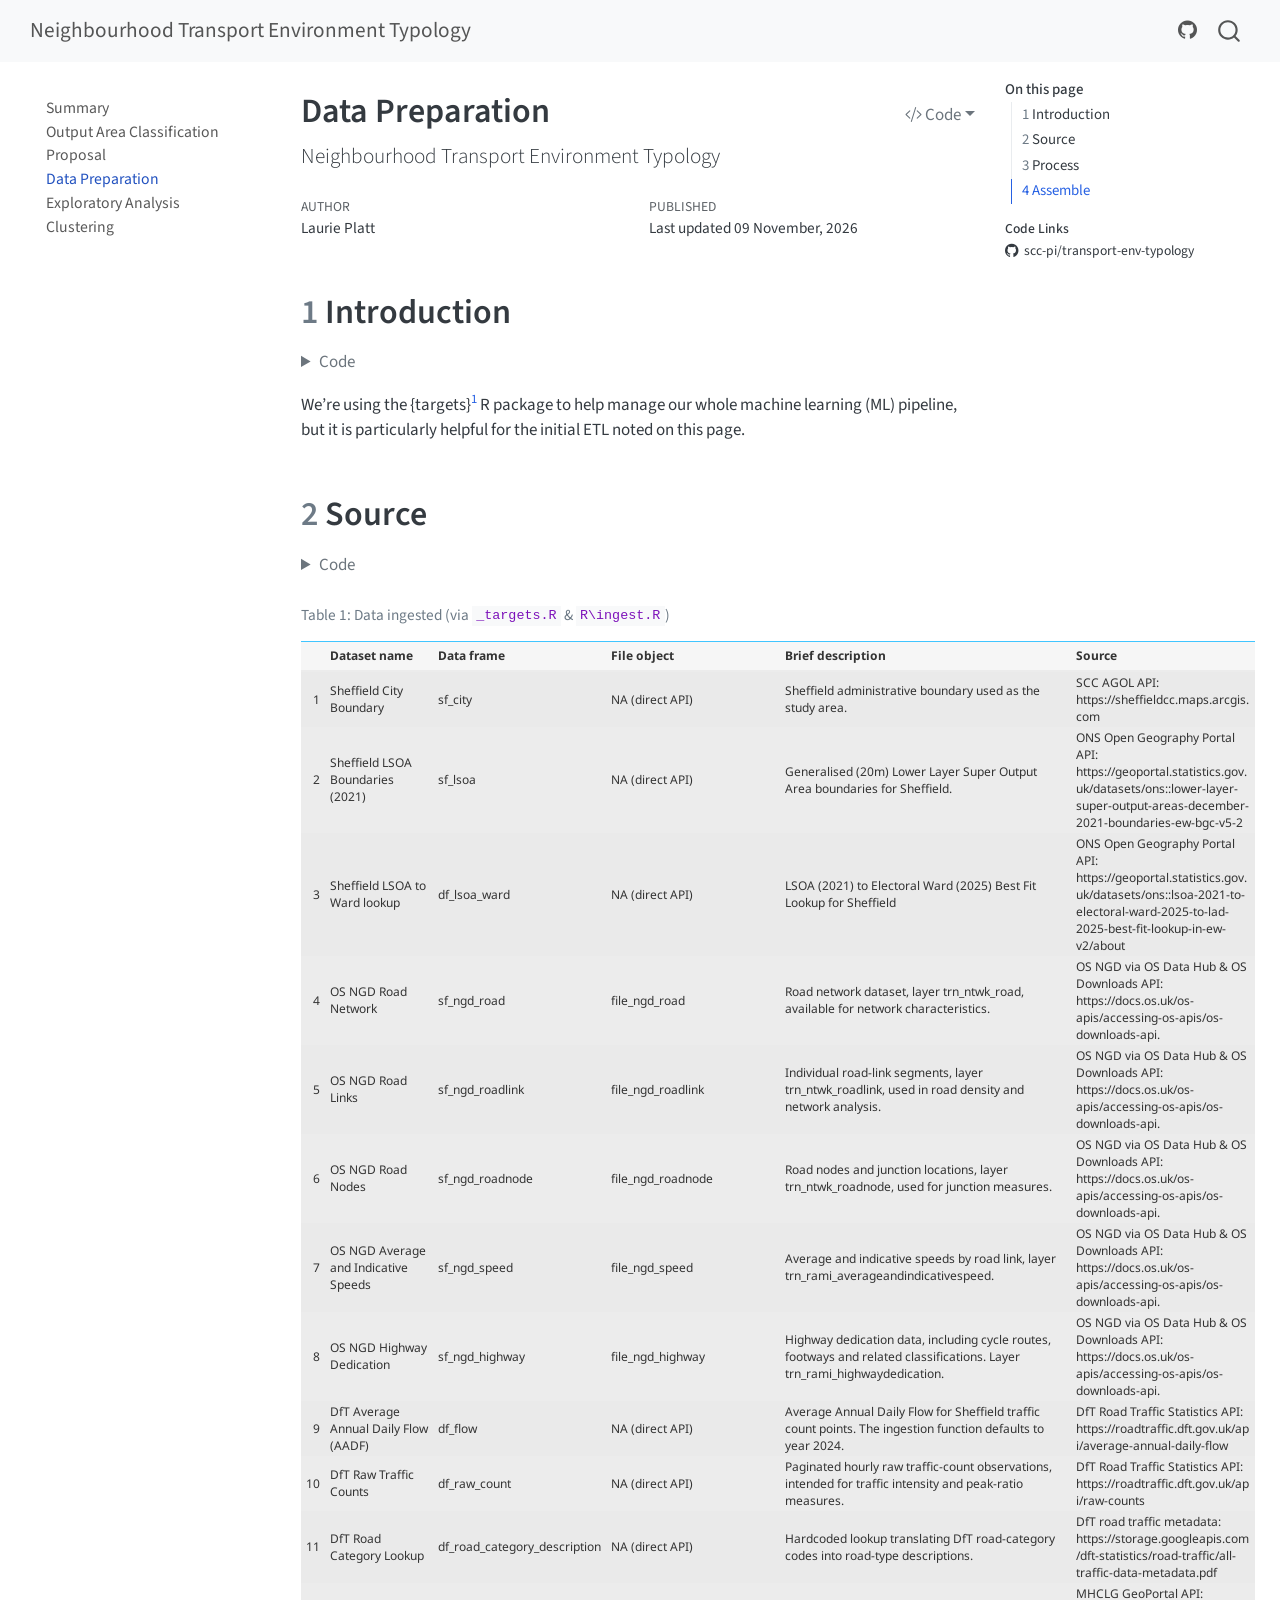
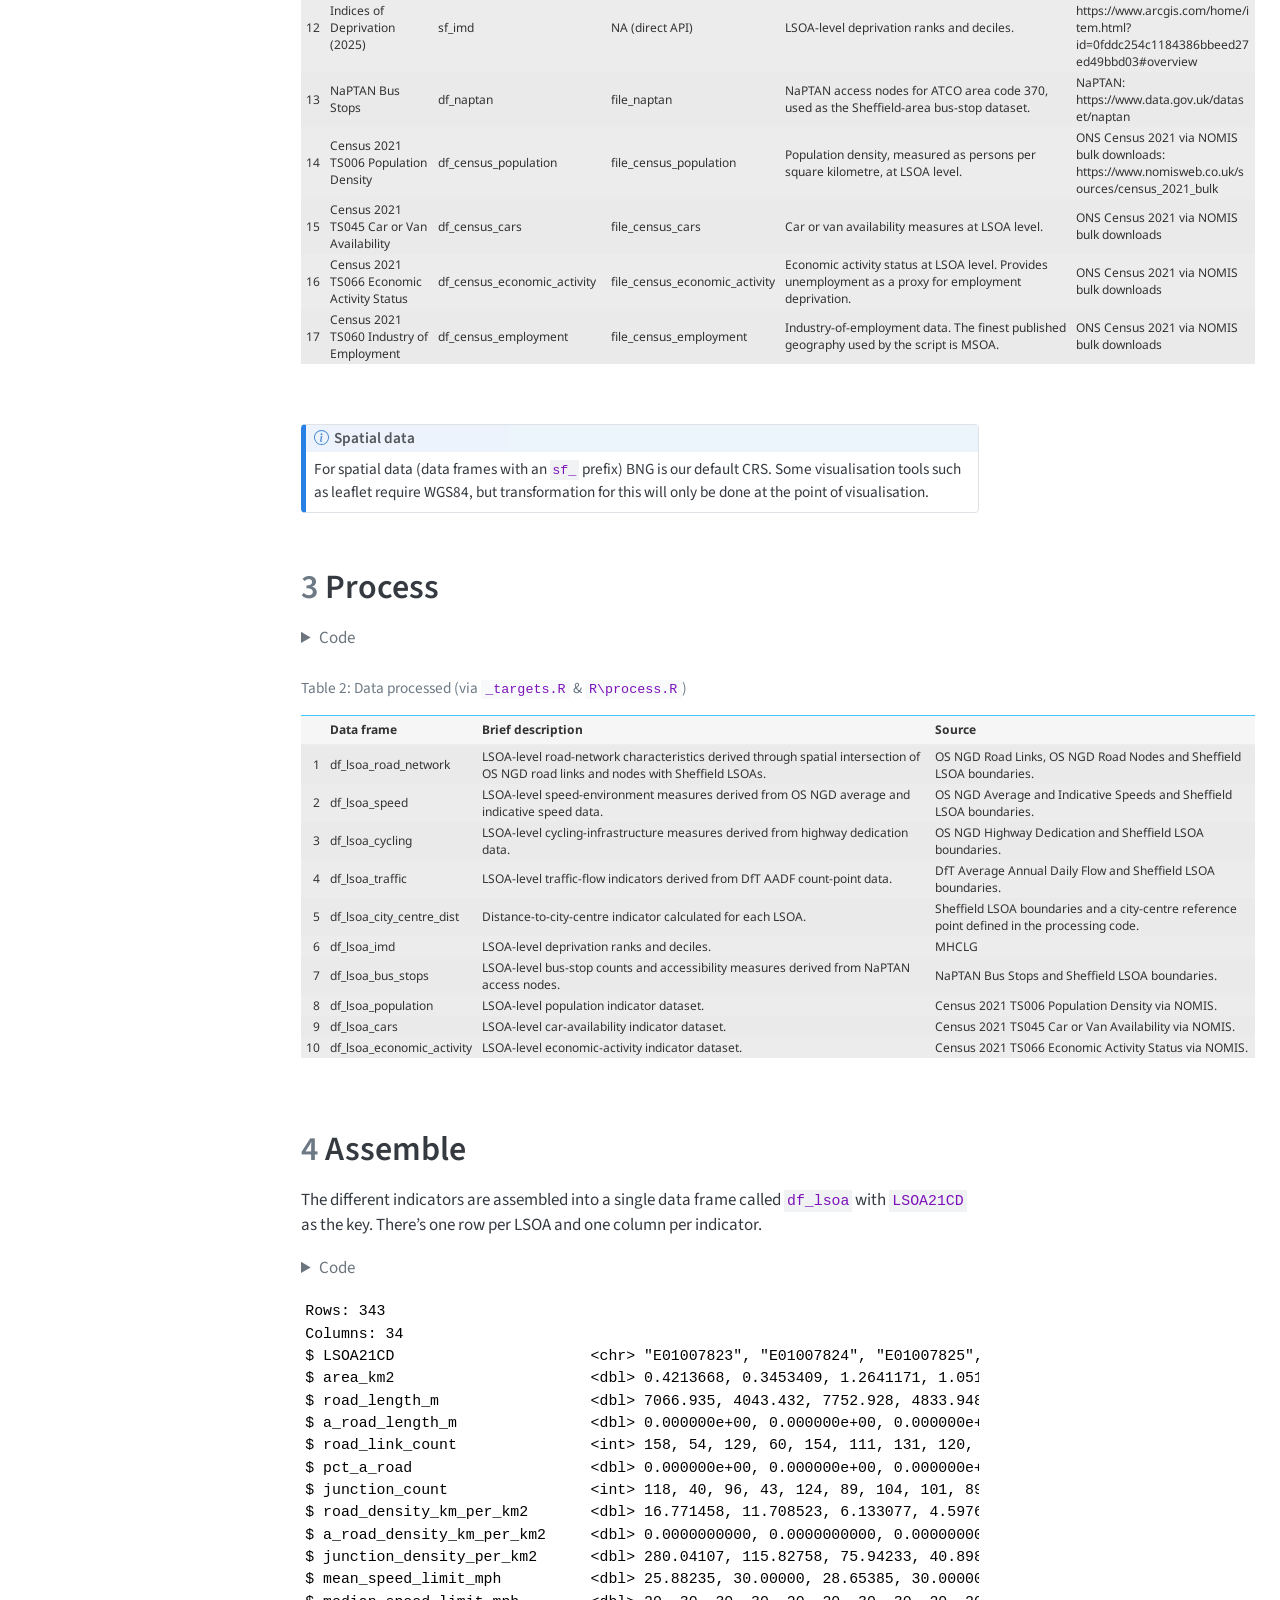
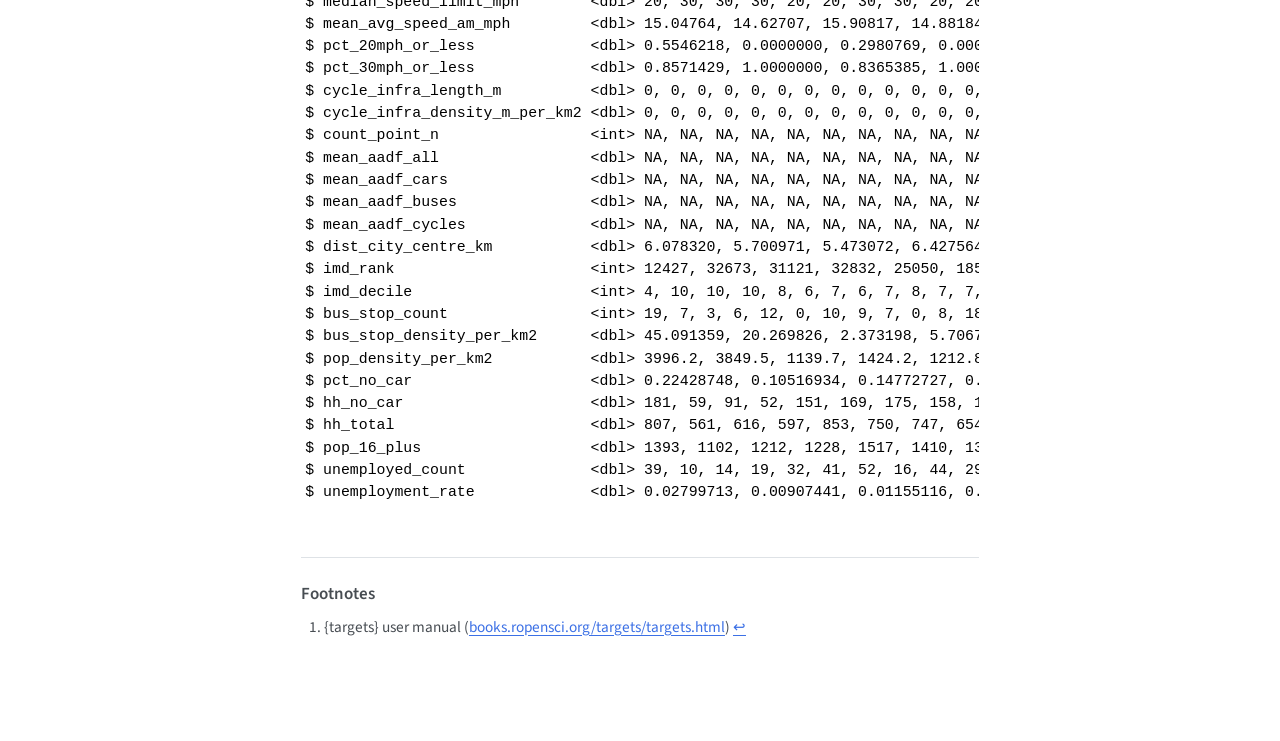
<file: docs/etl.html>
<!DOCTYPE html>
<html xmlns="http://www.w3.org/1999/xhtml" lang="en" xml:lang="en"><head>

<meta charset="utf-8">
<meta name="generator" content="quarto-1.9.38">

<meta name="viewport" content="width=device-width, initial-scale=1.0, user-scalable=yes">

<meta name="author" content="Laurie Platt">

<title>Data Preparation – Neighbourhood Transport Environment Typology</title>
<style>
/* Default styles provided by pandoc.
** See https://pandoc.org/MANUAL.html#variables-for-html for config info.
*/
code{white-space: pre-wrap;}
span.smallcaps{font-variant: small-caps;}
div.columns{display: flex; gap: min(4vw, 1.5em);}
div.column{flex: auto; overflow-x: auto;}
div.hanging-indent{margin-left: 1.5em; text-indent: -1.5em;}
ul.task-list{list-style: none;}
ul.task-list li input[type="checkbox"] {
  width: 0.8em;
  margin: 0 0.8em 0.2em -1em; /* quarto-specific, see https://github.com/quarto-dev/quarto-cli/issues/4556 */ 
  vertical-align: middle;
}
/* CSS for syntax highlighting */
html { -webkit-text-size-adjust: 100%; }
pre > code.sourceCode { white-space: pre; position: relative; }
pre > code.sourceCode > span { display: inline-block; line-height: 1.25; }
pre > code.sourceCode > span:empty { height: 1.2em; }
.sourceCode { overflow: visible; }
code.sourceCode > span { color: inherit; text-decoration: inherit; }
div.sourceCode { margin: 1em 0; }
pre.sourceCode { margin: 0; }
@media screen {
div.sourceCode { overflow: auto; }
}
@media print {
pre > code.sourceCode { white-space: pre-wrap; }
pre > code.sourceCode > span { text-indent: -5em; padding-left: 5em; }
}
pre.numberSource code
  { counter-reset: source-line 0; }
pre.numberSource code > span
  { position: relative; left: -4em; counter-increment: source-line; }
pre.numberSource code > span > a:first-child::before
  { content: counter(source-line);
    position: relative; left: -1em; text-align: right; vertical-align: baseline;
    border: none; display: inline-block;
    -webkit-touch-callout: none; -webkit-user-select: none;
    -khtml-user-select: none; -moz-user-select: none;
    -ms-user-select: none; user-select: none;
    padding: 0 4px; width: 4em;
  }
pre.numberSource { margin-left: 3em;  padding-left: 4px; }
div.sourceCode
  {   }
@media screen {
pre > code.sourceCode > span > a:first-child::before { text-decoration: underline; }
}
</style>


<script src="site_libs/quarto-nav/quarto-nav.js"></script>
<script src="site_libs/quarto-nav/headroom.min.js"></script>
<script src="site_libs/clipboard/clipboard.min.js"></script>
<script src="site_libs/quarto-search/autocomplete.umd.js"></script>
<script src="site_libs/quarto-search/fuse.min.js"></script>
<script src="site_libs/quarto-search/quarto-search.js"></script>
<meta name="quarto:offset" content="./">
<script src="site_libs/quarto-html/quarto.js" type="module"></script>
<script src="site_libs/quarto-html/tabsets/tabsets.js" type="module"></script>
<script src="site_libs/quarto-html/popper.min.js"></script>
<script src="site_libs/quarto-html/tippy.umd.min.js"></script>
<script src="site_libs/quarto-html/anchor.min.js"></script>
<link href="site_libs/quarto-html/tippy.css" rel="stylesheet">
<link href="site_libs/quarto-html/quarto-syntax-highlighting-15634bcf2e68342d4ad2dfa704d543f6.css" rel="stylesheet" id="quarto-text-highlighting-styles">
<script src="site_libs/bootstrap/bootstrap.min.js"></script>
<link href="site_libs/bootstrap/bootstrap-icons.css" rel="stylesheet">
<link href="site_libs/bootstrap/bootstrap-a0f9fd0d421825b736dc1bbcbcba2219.min.css" rel="stylesheet" append-hash="true" id="quarto-bootstrap" data-mode="light">
<script id="quarto-search-options" type="application/json">{
  "location": "navbar",
  "copy-button": false,
  "collapse-after": 3,
  "panel-placement": "end",
  "type": "overlay",
  "limit": 50,
  "keyboard-shortcut": [
    "f",
    "/",
    "s"
  ],
  "show-item-context": false,
  "language": {
    "search-no-results-text": "No results",
    "search-matching-documents-text": "matching documents",
    "search-copy-link-title": "Copy link to search",
    "search-hide-matches-text": "Hide additional matches",
    "search-more-match-text": "more match in this document",
    "search-more-matches-text": "more matches in this document",
    "search-clear-button-title": "Clear",
    "search-text-placeholder": "",
    "search-detached-cancel-button-title": "Cancel",
    "search-submit-button-title": "Submit",
    "search-label": "Search"
  }
}</script>


<link rel="stylesheet" href="resources/styles.css">
</head>

<body class="nav-sidebar floating nav-fixed quarto-light">

<div id="quarto-search-results"></div>
  <header id="quarto-header" class="headroom fixed-top">
    <nav class="navbar navbar-expand-lg " data-bs-theme="dark">
      <div class="navbar-container container-fluid">
      <div class="navbar-brand-container mx-auto">
    <a class="navbar-brand" href="./index.html">
    <span class="navbar-title">Neighbourhood Transport Environment Typology</span>
    </a>
  </div>
            <div id="quarto-search" class="" title="Search"></div>
          <button class="navbar-toggler" type="button" data-bs-toggle="collapse" data-bs-target="#navbarCollapse" aria-controls="navbarCollapse" role="menu" aria-expanded="false" aria-label="Toggle navigation" onclick="if (window.quartoToggleHeadroom) { window.quartoToggleHeadroom(); }">
  <span class="navbar-toggler-icon"></span>
</button>
          <div class="collapse navbar-collapse" id="navbarCollapse">
            <ul class="navbar-nav navbar-nav-scroll ms-auto">
  <li class="nav-item compact">
    <a class="nav-link" href="https://github.com/scc-pi/transport-env-typology"> <i class="bi bi-github" role="img" aria-label="GitHub">
</i> 
<span class="menu-text"></span></a>
  </li>  
</ul>
          </div> <!-- /navcollapse -->
            <div class="quarto-navbar-tools">
</div>
      </div> <!-- /container-fluid -->
    </nav>
  <nav class="quarto-secondary-nav">
    <div class="container-fluid d-flex">
      <button type="button" class="quarto-btn-toggle btn" data-bs-toggle="collapse" role="button" data-bs-target=".quarto-sidebar-collapse-item" aria-controls="quarto-sidebar" aria-expanded="false" aria-label="Toggle sidebar navigation" onclick="if (window.quartoToggleHeadroom) { window.quartoToggleHeadroom(); }">
        <i class="bi bi-layout-text-sidebar-reverse"></i>
      </button>
        <nav class="quarto-page-breadcrumbs" aria-label="breadcrumb"><ol class="breadcrumb"><li class="breadcrumb-item"><a href="./etl.html">Data Preparation</a></li></ol></nav>
        <a class="flex-grow-1" role="navigation" data-bs-toggle="collapse" data-bs-target=".quarto-sidebar-collapse-item" aria-controls="quarto-sidebar" aria-expanded="false" aria-label="Toggle sidebar navigation" onclick="if (window.quartoToggleHeadroom) { window.quartoToggleHeadroom(); }">      
        </a>
    </div>
  </nav>
</header>
<!-- content -->
<div id="quarto-content" class="quarto-container page-columns page-rows-contents page-layout-article page-navbar">
<!-- sidebar -->
  <nav id="quarto-sidebar" class="sidebar collapse collapse-horizontal quarto-sidebar-collapse-item sidebar-navigation floating overflow-auto">
    <div class="sidebar-menu-container"> 
    <ul class="list-unstyled mt-1">
        <li class="sidebar-item">
  <div class="sidebar-item-container"> 
  <a href="./one-page.html" class="sidebar-item-text sidebar-link">
 <span class="menu-text">Summary</span></a>
  </div>
</li>
        <li class="sidebar-item">
  <div class="sidebar-item-container"> 
  <a href="./oac.html" class="sidebar-item-text sidebar-link">
 <span class="menu-text">Output Area Classification</span></a>
  </div>
</li>
        <li class="sidebar-item">
  <div class="sidebar-item-container"> 
  <a href="./proposal.html" class="sidebar-item-text sidebar-link">
 <span class="menu-text">Proposal</span></a>
  </div>
</li>
        <li class="sidebar-item">
  <div class="sidebar-item-container"> 
  <a href="./etl.html" class="sidebar-item-text sidebar-link active">
 <span class="menu-text">Data Preparation</span></a>
  </div>
</li>
        <li class="sidebar-item">
  <div class="sidebar-item-container"> 
  <a href="./eda.html" class="sidebar-item-text sidebar-link">
 <span class="menu-text">Exploratory Analysis</span></a>
  </div>
</li>
        <li class="sidebar-item">
  <div class="sidebar-item-container"> 
  <a href="./clustering.html" class="sidebar-item-text sidebar-link">
 <span class="menu-text">Clustering</span></a>
  </div>
</li>
    </ul>
    </div>
</nav>
<div id="quarto-sidebar-glass" class="quarto-sidebar-collapse-item" data-bs-toggle="collapse" data-bs-target=".quarto-sidebar-collapse-item"></div>
<!-- margin-sidebar -->
    <div id="quarto-margin-sidebar" class="sidebar margin-sidebar">
        <nav id="TOC" role="doc-toc" class="toc-active" data-toc-expanded="1">
    <h2 id="toc-title">On this page</h2>
   
  <ul>
  <li><a href="#introduction" id="toc-introduction" class="nav-link active" data-scroll-target="#introduction"><span class="header-section-number">1</span> Introduction</a></li>
  <li><a href="#source" id="toc-source" class="nav-link" data-scroll-target="#source"><span class="header-section-number">2</span> Source</a></li>
  <li><a href="#process" id="toc-process" class="nav-link" data-scroll-target="#process"><span class="header-section-number">3</span> Process</a></li>
  <li><a href="#assemble" id="toc-assemble" class="nav-link" data-scroll-target="#assemble"><span class="header-section-number">4</span> Assemble</a></li>
  </ul>
<div class="quarto-code-links"><h2>Code Links</h2><ul><li><a href="https://github.com/scc-pi/transport-env-typology"><i class="bi bi-github"></i>scc-pi/transport-env-typology</a></li></ul></div></nav>
    </div>
<!-- main -->
<main class="content page-columns page-full" id="quarto-document-content">

<header id="title-block-header" class="quarto-title-block default">
<div class="quarto-title">
<div class="quarto-title-block"><div><h1 class="title">Data Preparation</h1><button type="button" class="btn code-tools-button dropdown-toggle" id="quarto-code-tools-menu" data-bs-toggle="dropdown" aria-expanded="false"><i class="bi"></i> Code</button><ul class="dropdown-menu dropdown-menu-end" aria-labelelledby="quarto-code-tools-menu"><li><a id="quarto-show-all-code" class="dropdown-item" href="javascript:void(0)" role="button">Show All Code</a></li><li><a id="quarto-hide-all-code" class="dropdown-item" href="javascript:void(0)" role="button">Hide All Code</a></li><li><hr class="dropdown-divider"></li><li><a id="quarto-view-source" class="dropdown-item" href="javascript:void(0)" role="button">View Source</a></li></ul></div></div>
<p class="subtitle lead">Neighbourhood Transport Environment Typology</p>
</div>



<div class="quarto-title-meta">

    <div>
    <div class="quarto-title-meta-heading">Author</div>
    <div class="quarto-title-meta-contents">
             <p>Laurie Platt </p>
          </div>
  </div>
    
    <div>
    <div class="quarto-title-meta-heading">Published</div>
    <div class="quarto-title-meta-contents">
      <p class="date">Last updated 09 November, 2026</p>
    </div>
  </div>
  
    
  </div>
  


</header>


<section id="introduction" class="level1" data-number="1">
<h1 data-number="1"><span class="header-section-number">1</span> Introduction</h1>
<div class="cell">
<details class="code-fold">
<summary>Code</summary>
<div class="code-copy-outer-scaffold"><div class="sourceCode cell-code" id="cb1"><pre class="sourceCode r code-with-copy"><code class="sourceCode r"><span id="cb1-1"><a href="#cb1-1" aria-hidden="true" tabindex="-1"></a><span class="co"># Packages</span></span>
<span id="cb1-2"><a href="#cb1-2" aria-hidden="true" tabindex="-1"></a><span class="fu">library</span>(tidyverse)</span>
<span id="cb1-3"><a href="#cb1-3" aria-hidden="true" tabindex="-1"></a><span class="fu">library</span>(here)</span>
<span id="cb1-4"><a href="#cb1-4" aria-hidden="true" tabindex="-1"></a><span class="fu">library</span>(targets)</span>
<span id="cb1-5"><a href="#cb1-5" aria-hidden="true" tabindex="-1"></a><span class="fu">library</span>(gt)</span>
<span id="cb1-6"><a href="#cb1-6" aria-hidden="true" tabindex="-1"></a><span class="fu">library</span>(gtExtras)</span>
<span id="cb1-7"><a href="#cb1-7" aria-hidden="true" tabindex="-1"></a><span class="fu">library</span>(sf)</span>
<span id="cb1-8"><a href="#cb1-8" aria-hidden="true" tabindex="-1"></a><span class="fu">library</span>(leaflet)</span>
<span id="cb1-9"><a href="#cb1-9" aria-hidden="true" tabindex="-1"></a><span class="fu">library</span>(osdatahub)</span>
<span id="cb1-10"><a href="#cb1-10" aria-hidden="true" tabindex="-1"></a><span class="fu">library</span>(readxl)</span>
<span id="cb1-11"><a href="#cb1-11" aria-hidden="true" tabindex="-1"></a></span>
<span id="cb1-12"><a href="#cb1-12" aria-hidden="true" tabindex="-1"></a><span class="co"># Sources all R/*.R same as _targets.R</span></span>
<span id="cb1-13"><a href="#cb1-13" aria-hidden="true" tabindex="-1"></a><span class="fu">tar_source</span>()       </span>
<span id="cb1-14"><a href="#cb1-14" aria-hidden="true" tabindex="-1"></a></span>
<span id="cb1-15"><a href="#cb1-15" aria-hidden="true" tabindex="-1"></a><span class="co"># Objects needed from our {targets} pipeline</span></span>
<span id="cb1-16"><a href="#cb1-16" aria-hidden="true" tabindex="-1"></a><span class="fu">tar_load</span>(df_lsoa)</span>
<span id="cb1-17"><a href="#cb1-17" aria-hidden="true" tabindex="-1"></a></span>
<span id="cb1-18"><a href="#cb1-18" aria-hidden="true" tabindex="-1"></a><span class="co"># ggplot theme</span></span>
<span id="cb1-19"><a href="#cb1-19" aria-hidden="true" tabindex="-1"></a><span class="fu">set_theme</span>(<span class="fu">theme_minimal</span>())</span></code></pre></div><button title="Copy to Clipboard" class="code-copy-button"><i class="bi"></i></button></div>
</details>
</div>
<p>We’re using the {targets}<a href="#fn1" class="footnote-ref" id="fnref1" role="doc-noteref"><sup>1</sup></a> R package to help manage our whole machine learning (ML) pipeline, but it is particularly helpful for the initial ETL noted on this page.</p>
</section>
<section id="source" class="level1 page-columns page-full" data-number="2">
<h1 data-number="2"><span class="header-section-number">2</span> Source</h1>
<div class="cell page-columns page-full">
<details class="code-fold">
<summary>Code</summary>
<div class="code-copy-outer-scaffold"><div class="sourceCode cell-code" id="cb2"><pre class="sourceCode r code-with-copy"><code class="sourceCode r"><span id="cb2-1"><a href="#cb2-1" aria-hidden="true" tabindex="-1"></a>path_transport_data_xls <span class="ot">&lt;-</span> <span class="fu">here</span>(<span class="st">"resources"</span>,<span class="st">"sheffield_transport_datasets.xlsx"</span>)</span>
<span id="cb2-2"><a href="#cb2-2" aria-hidden="true" tabindex="-1"></a></span>
<span id="cb2-3"><a href="#cb2-3" aria-hidden="true" tabindex="-1"></a><span class="co"># Read a list of our raw datasets from a spreadsheet</span></span>
<span id="cb2-4"><a href="#cb2-4" aria-hidden="true" tabindex="-1"></a>df_ingested <span class="ot">&lt;-</span> <span class="fu">read_xlsx</span>(</span>
<span id="cb2-5"><a href="#cb2-5" aria-hidden="true" tabindex="-1"></a>  path_transport_data_xls, </span>
<span id="cb2-6"><a href="#cb2-6" aria-hidden="true" tabindex="-1"></a>  <span class="at">sheet =</span> <span class="st">"Raw datasets"</span>, </span>
<span id="cb2-7"><a href="#cb2-7" aria-hidden="true" tabindex="-1"></a>  <span class="at">skip =</span> <span class="dv">3</span></span>
<span id="cb2-8"><a href="#cb2-8" aria-hidden="true" tabindex="-1"></a>)</span>
<span id="cb2-9"><a href="#cb2-9" aria-hidden="true" tabindex="-1"></a></span>
<span id="cb2-10"><a href="#cb2-10" aria-hidden="true" tabindex="-1"></a><span class="co"># List the raw datasets ingested</span></span>
<span id="cb2-11"><a href="#cb2-11" aria-hidden="true" tabindex="-1"></a>df_ingested <span class="sc">|&gt;</span></span>
<span id="cb2-12"><a href="#cb2-12" aria-hidden="true" tabindex="-1"></a>  <span class="fu">mutate</span>(<span class="at">Row =</span> <span class="fu">row_number</span>(), <span class="at">.before =</span> <span class="dv">1</span>) <span class="sc">|&gt;</span></span>
<span id="cb2-13"><a href="#cb2-13" aria-hidden="true" tabindex="-1"></a>  <span class="fu">my_gt</span>() <span class="sc">|&gt;</span></span>
<span id="cb2-14"><a href="#cb2-14" aria-hidden="true" tabindex="-1"></a>  <span class="fu">fmt</span>(</span>
<span id="cb2-15"><a href="#cb2-15" aria-hidden="true" tabindex="-1"></a>      <span class="at">columns =</span> <span class="st">"Row"</span>,</span>
<span id="cb2-16"><a href="#cb2-16" aria-hidden="true" tabindex="-1"></a>      <span class="at">fns =</span> <span class="cf">function</span>(x) {<span class="fu">format</span>(<span class="fu">round</span>(x, <span class="dv">0</span>), <span class="at">nsmall =</span> <span class="dv">0</span>, <span class="at">big.mark =</span> <span class="st">","</span>)}</span>
<span id="cb2-17"><a href="#cb2-17" aria-hidden="true" tabindex="-1"></a>    ) <span class="sc">|&gt;</span></span>
<span id="cb2-18"><a href="#cb2-18" aria-hidden="true" tabindex="-1"></a>  <span class="fu">cols_label</span>(<span class="at">Row =</span> <span class="st">""</span>) <span class="sc">|&gt;</span></span>
<span id="cb2-19"><a href="#cb2-19" aria-hidden="true" tabindex="-1"></a>  <span class="fu">opt_css</span>(<span class="st">"</span></span>
<span id="cb2-20"><a href="#cb2-20" aria-hidden="true" tabindex="-1"></a><span class="st">    td:nth-child(6) {</span></span>
<span id="cb2-21"><a href="#cb2-21" aria-hidden="true" tabindex="-1"></a><span class="st">      overflow-wrap: anywhere;</span></span>
<span id="cb2-22"><a href="#cb2-22" aria-hidden="true" tabindex="-1"></a><span class="st">      word-break: break-word;</span></span>
<span id="cb2-23"><a href="#cb2-23" aria-hidden="true" tabindex="-1"></a><span class="st">    }</span></span>
<span id="cb2-24"><a href="#cb2-24" aria-hidden="true" tabindex="-1"></a><span class="st">  "</span>)</span></code></pre></div><button title="Copy to Clipboard" class="code-copy-button"><i class="bi"></i></button></div>
</details>
<div id="tbl-ingest" class="cell quarto-float quarto-figure quarto-figure-left anchored page-columns page-full">
<figure class="quarto-float quarto-float-tbl figure page-columns page-full">
<figcaption class="quarto-float-caption-top quarto-float-caption quarto-float-tbl" id="tbl-ingest-caption-0ceaefa1-69ba-4598-a22c-09a6ac19f8ca">
Table&nbsp;1: Data ingested (via <code>_targets.R</code> &amp; <code>R\ingest.R</code>)
</figcaption>
<div aria-describedby="tbl-ingest-caption-0ceaefa1-69ba-4598-a22c-09a6ac19f8ca" class="page-columns page-full">
<div class="cell-output-display column-page-right">
<div id="lscqirewfy" style="padding-left:0px;padding-right:0px;padding-top:10px;padding-bottom:10px;overflow-x:auto;overflow-y:auto;width:auto;height:auto;">
<style>@import url("https://fonts.googleapis.com/css2?family=Noto+Sans:ital,wght@0,100;0,200;0,300;0,400;0,500;0,600;0,700;0,800;0,900;1,100;1,200;1,300;1,400;1,500;1,600;1,700;1,800;1,900&display=swap");
#lscqirewfy table {
  font-family: 'Noto Sans', system-ui, 'Segoe UI', Roboto, Helvetica, Arial, sans-serif, 'Apple Color Emoji', 'Segoe UI Emoji', 'Segoe UI Symbol', 'Noto Color Emoji';
  -webkit-font-smoothing: antialiased;
  -moz-osx-font-smoothing: grayscale;
}

#lscqirewfy thead, #lscqirewfy tbody, #lscqirewfy tfoot, #lscqirewfy tr, #lscqirewfy td, #lscqirewfy th {
  border-style: none;
}

#lscqirewfy p {
  margin: 0;
  padding: 0;
}

#lscqirewfy .gt_table {
  display: table;
  border-collapse: collapse;
  line-height: normal;
  margin-left: auto;
  margin-right: auto;
  color: #333333;
  font-size: 12px;
  font-weight: normal;
  font-style: normal;
  background-color: #F6F6F6;
  width: auto;
  border-top-style: solid;
  border-top-width: 1px;
  border-top-color: #40C5FF;
  border-right-style: none;
  border-right-width: 2px;
  border-right-color: #D3D3D3;
  border-bottom-style: solid;
  border-bottom-width: 3px;
  border-bottom-color: #FFFFFF;
  border-left-style: none;
  border-left-width: 2px;
  border-left-color: #D3D3D3;
}

#lscqirewfy .gt_caption {
  padding-top: 4px;
  padding-bottom: 4px;
}

#lscqirewfy .gt_title {
  color: #333333;
  font-size: 125%;
  font-weight: initial;
  padding-top: 4px;
  padding-bottom: 4px;
  padding-left: 5px;
  padding-right: 5px;
  border-bottom-color: #F6F6F6;
  border-bottom-width: 0;
}

#lscqirewfy .gt_subtitle {
  color: #333333;
  font-size: 85%;
  font-weight: initial;
  padding-top: 3px;
  padding-bottom: 5px;
  padding-left: 5px;
  padding-right: 5px;
  border-top-color: #F6F6F6;
  border-top-width: 0;
}

#lscqirewfy .gt_heading {
  background-color: #F6F6F6;
  text-align: left;
  border-bottom-color: #F6F6F6;
  border-left-style: none;
  border-left-width: 1px;
  border-left-color: #D3D3D3;
  border-right-style: none;
  border-right-width: 1px;
  border-right-color: #D3D3D3;
}

#lscqirewfy .gt_bottom_border {
  border-bottom-style: solid;
  border-bottom-width: 0px;
  border-bottom-color: #D3D3D3;
}

#lscqirewfy .gt_col_headings {
  border-top-style: solid;
  border-top-width: 1px;
  border-top-color: #40C5FF;
  border-bottom-style: solid;
  border-bottom-width: 2px;
  border-bottom-color: #ECECEC;
  border-left-style: none;
  border-left-width: 1px;
  border-left-color: #D3D3D3;
  border-right-style: none;
  border-right-width: 1px;
  border-right-color: #D3D3D3;
}

#lscqirewfy .gt_col_heading {
  color: #333333;
  background-color: #F6F6F6;
  font-size: 100%;
  font-weight: bold;
  text-transform: inherit;
  border-left-style: none;
  border-left-width: 1px;
  border-left-color: #D3D3D3;
  border-right-style: none;
  border-right-width: 1px;
  border-right-color: #D3D3D3;
  vertical-align: bottom;
  padding-top: 5px;
  padding-bottom: 6px;
  padding-left: 5px;
  padding-right: 5px;
  overflow-x: hidden;
}

#lscqirewfy .gt_column_spanner_outer {
  color: #333333;
  background-color: #F6F6F6;
  font-size: 100%;
  font-weight: bold;
  text-transform: inherit;
  padding-top: 0;
  padding-bottom: 0;
  padding-left: 4px;
  padding-right: 4px;
}

#lscqirewfy .gt_column_spanner_outer:first-child {
  padding-left: 0;
}

#lscqirewfy .gt_column_spanner_outer:last-child {
  padding-right: 0;
}

#lscqirewfy .gt_column_spanner {
  border-bottom-style: solid;
  border-bottom-width: 2px;
  border-bottom-color: #ECECEC;
  vertical-align: bottom;
  padding-top: 5px;
  padding-bottom: 5px;
  overflow-x: hidden;
  display: inline-block;
  width: 100%;
}

#lscqirewfy .gt_spanner_row {
  border-bottom-style: hidden;
}

#lscqirewfy .gt_group_heading {
  padding-top: 8px;
  padding-bottom: 8px;
  padding-left: 5px;
  padding-right: 5px;
  color: #333333;
  background-color: #F6F6F6;
  font-size: 100%;
  font-weight: bold;
  text-transform: inherit;
  border-top-style: solid;
  border-top-width: 1px;
  border-top-color: #BEBEBE;
  border-bottom-style: solid;
  border-bottom-width: 1px;
  border-bottom-color: #BEBEBE;
  border-left-style: none;
  border-left-width: 1px;
  border-left-color: #D3D3D3;
  border-right-style: none;
  border-right-width: 1px;
  border-right-color: #D3D3D3;
  vertical-align: middle;
  text-align: left;
}

#lscqirewfy .gt_empty_group_heading {
  padding: 0.5px;
  color: #333333;
  background-color: #F6F6F6;
  font-size: 100%;
  font-weight: bold;
  border-top-style: solid;
  border-top-width: 1px;
  border-top-color: #BEBEBE;
  border-bottom-style: solid;
  border-bottom-width: 1px;
  border-bottom-color: #BEBEBE;
  vertical-align: middle;
}

#lscqirewfy .gt_from_md > :first-child {
  margin-top: 0;
}

#lscqirewfy .gt_from_md > :last-child {
  margin-bottom: 0;
}

#lscqirewfy .gt_row {
  padding-top: 2px;
  padding-bottom: 2px;
  padding-left: 5px;
  padding-right: 5px;
  margin: 10px;
  border-top-style: solid;
  border-top-width: white;
  border-top-color: #FFFFFF;
  border-left-style: none;
  border-left-width: 1px;
  border-left-color: #D3D3D3;
  border-right-style: none;
  border-right-width: 1px;
  border-right-color: #D3D3D3;
  vertical-align: middle;
  overflow-x: hidden;
}

#lscqirewfy .gt_stub {
  color: #333333;
  background-color: #F6F6F6;
  font-size: 100%;
  font-weight: initial;
  text-transform: inherit;
  border-right-style: solid;
  border-right-width: 2px;
  border-right-color: #D3D3D3;
  padding-left: 5px;
  padding-right: 5px;
}

#lscqirewfy .gt_stub_row_group {
  color: #333333;
  background-color: #F6F6F6;
  font-size: 100%;
  font-weight: initial;
  text-transform: inherit;
  border-right-style: solid;
  border-right-width: 2px;
  border-right-color: #D3D3D3;
  padding-left: 5px;
  padding-right: 5px;
  vertical-align: top;
}

#lscqirewfy .gt_row_group_first td {
  border-top-width: 1px;
}

#lscqirewfy .gt_row_group_first th {
  border-top-width: 1px;
}

#lscqirewfy .gt_summary_row {
  color: #333333;
  background-color: #F6F6F6;
  text-transform: inherit;
  padding-top: 8px;
  padding-bottom: 8px;
  padding-left: 5px;
  padding-right: 5px;
}

#lscqirewfy .gt_first_summary_row {
  border-top-style: solid;
  border-top-color: #D3D3D3;
}

#lscqirewfy .gt_first_summary_row.thick {
  border-top-width: 2px;
}

#lscqirewfy .gt_last_summary_row {
  padding-top: 8px;
  padding-bottom: 8px;
  padding-left: 5px;
  padding-right: 5px;
  border-bottom-style: solid;
  border-bottom-width: 2px;
  border-bottom-color: #D3D3D3;
}

#lscqirewfy .gt_grand_summary_row {
  color: #333333;
  background-color: #F6F6F6;
  text-transform: inherit;
  padding-top: 8px;
  padding-bottom: 8px;
  padding-left: 5px;
  padding-right: 5px;
}

#lscqirewfy .gt_first_grand_summary_row {
  padding-top: 8px;
  padding-bottom: 8px;
  padding-left: 5px;
  padding-right: 5px;
  border-top-style: double;
  border-top-width: 6px;
  border-top-color: #D3D3D3;
}

#lscqirewfy .gt_last_grand_summary_row_top {
  padding-top: 8px;
  padding-bottom: 8px;
  padding-left: 5px;
  padding-right: 5px;
  border-bottom-style: double;
  border-bottom-width: 6px;
  border-bottom-color: #D3D3D3;
}

#lscqirewfy .gt_striped {
  background-color: #ECECEC;
}

#lscqirewfy .gt_table_body {
  border-top-style: solid;
  border-top-width: 2px;
  border-top-color: #D3D3D3;
  border-bottom-style: solid;
  border-bottom-width: 3px;
  border-bottom-color: #FFFFFF;
}

#lscqirewfy .gt_footnotes {
  color: #333333;
  background-color: #F6F6F6;
  border-bottom-style: none;
  border-bottom-width: 0px;
  border-bottom-color: #D3D3D3;
  border-left-style: none;
  border-left-width: 2px;
  border-left-color: #D3D3D3;
  border-right-style: none;
  border-right-width: 2px;
  border-right-color: #D3D3D3;
}

#lscqirewfy .gt_footnote {
  margin: 0px;
  font-size: 90%;
  padding-top: 4px;
  padding-bottom: 4px;
  padding-left: 5px;
  padding-right: 5px;
}

#lscqirewfy .gt_sourcenotes {
  color: #333333;
  background-color: #F6F6F6;
  border-bottom-style: none;
  border-bottom-width: 0px;
  border-bottom-color: #D3D3D3;
  border-left-style: none;
  border-left-width: 2px;
  border-left-color: #D3D3D3;
  border-right-style: none;
  border-right-width: 2px;
  border-right-color: #D3D3D3;
}

#lscqirewfy .gt_sourcenote {
  font-size: 12px;
  padding-top: 4px;
  padding-bottom: 4px;
  padding-left: 5px;
  padding-right: 5px;
}

#lscqirewfy .gt_left {
  text-align: left;
}

#lscqirewfy .gt_center {
  text-align: center;
}

#lscqirewfy .gt_right {
  text-align: right;
  font-variant-numeric: tabular-nums;
}

#lscqirewfy .gt_font_normal {
  font-weight: normal;
}

#lscqirewfy .gt_font_bold {
  font-weight: bold;
}

#lscqirewfy .gt_font_italic {
  font-style: italic;
}

#lscqirewfy .gt_super {
  font-size: 65%;
}

#lscqirewfy .gt_footnote_marks {
  font-size: 75%;
  vertical-align: 0.4em;
  position: initial;
}

#lscqirewfy .gt_asterisk {
  font-size: 100%;
  vertical-align: 0;
}

#lscqirewfy .gt_indent_1 {
  text-indent: 5px;
}

#lscqirewfy .gt_indent_2 {
  text-indent: 10px;
}

#lscqirewfy .gt_indent_3 {
  text-indent: 15px;
}

#lscqirewfy .gt_indent_4 {
  text-indent: 20px;
}

#lscqirewfy .gt_indent_5 {
  text-indent: 25px;
}

#lscqirewfy .katex-display {
  display: inline-flex !important;
  margin-bottom: 0.75em !important;
}

#lscqirewfy div.Reactable > div.rt-table > div.rt-thead > div.rt-tr.rt-tr-group-header > div.rt-th-group:after {
  height: 0px !important;
}

td:nth-child(6) {
  overflow-wrap: anywhere;
  word-break: break-word;
}
</style>

<table class="gt_table do-not-create-environment cell caption-top table table-sm table-striped small" data-quarto-bootstrap="false">
<thead>
<tr class="gt_col_headings header">
<th id="Row" class="gt_col_heading gt_columns_bottom_border gt_right" data-quarto-table-cell-role="th" scope="col"></th>
<th id="Dataset-name" class="gt_col_heading gt_columns_bottom_border gt_left" data-quarto-table-cell-role="th" scope="col">Dataset name</th>
<th id="Data-frame" class="gt_col_heading gt_columns_bottom_border gt_left" data-quarto-table-cell-role="th" scope="col">Data frame</th>
<th id="File-object" class="gt_col_heading gt_columns_bottom_border gt_left" data-quarto-table-cell-role="th" scope="col">File object</th>
<th id="Brief-description" class="gt_col_heading gt_columns_bottom_border gt_left" data-quarto-table-cell-role="th" scope="col">Brief description</th>
<th id="Source" class="gt_col_heading gt_columns_bottom_border gt_left" data-quarto-table-cell-role="th" scope="col">Source</th>
</tr>
</thead>
<tbody class="gt_table_body">
<tr class="odd">
<td class="gt_row gt_right" headers="Row" style="border-top-width: 0px; border-top-style: solid; border-top-color: white">1</td>
<td class="gt_row gt_left" headers="Dataset name" style="border-top-width: 0px; border-top-style: solid; border-top-color: white">Sheffield City Boundary</td>
<td class="gt_row gt_left" headers="Data frame" style="border-top-width: 0px; border-top-style: solid; border-top-color: white">sf_city</td>
<td class="gt_row gt_left" headers="File object" style="border-top-width: 0px; border-top-style: solid; border-top-color: white">NA (direct API)</td>
<td class="gt_row gt_left" headers="Brief description" style="border-top-width: 0px; border-top-style: solid; border-top-color: white">Sheffield administrative boundary used as the study area.</td>
<td class="gt_row gt_left" headers="Source" style="border-top-width: 0px; border-top-style: solid; border-top-color: white">SCC AGOL API: https://sheffieldcc.maps.arcgis.com</td>
</tr>
<tr class="even">
<td class="gt_row gt_right gt_striped" headers="Row">2</td>
<td class="gt_row gt_left gt_striped" headers="Dataset name">Sheffield LSOA Boundaries (2021)</td>
<td class="gt_row gt_left gt_striped" headers="Data frame">sf_lsoa</td>
<td class="gt_row gt_left gt_striped" headers="File object">NA (direct API)</td>
<td class="gt_row gt_left gt_striped" headers="Brief description">Generalised (20m) Lower Layer Super Output Area boundaries for Sheffield.</td>
<td class="gt_row gt_left gt_striped" headers="Source">ONS Open Geography Portal API: https://geoportal.statistics.gov.uk/datasets/ons::lower-layer-super-output-areas-december-2021-boundaries-ew-bgc-v5-2</td>
</tr>
<tr class="odd">
<td class="gt_row gt_right" headers="Row">3</td>
<td class="gt_row gt_left" headers="Dataset name">Sheffield LSOA to Ward lookup</td>
<td class="gt_row gt_left" headers="Data frame">df_lsoa_ward</td>
<td class="gt_row gt_left" headers="File object">NA (direct API)</td>
<td class="gt_row gt_left" headers="Brief description">LSOA (2021) to Electoral Ward (2025) Best Fit Lookup for Sheffield</td>
<td class="gt_row gt_left" headers="Source">ONS Open Geography Portal API: https://geoportal.statistics.gov.uk/datasets/ons::lsoa-2021-to-electoral-ward-2025-to-lad-2025-best-fit-lookup-in-ew-v2/about</td>
</tr>
<tr class="even">
<td class="gt_row gt_right gt_striped" headers="Row">4</td>
<td class="gt_row gt_left gt_striped" headers="Dataset name">OS NGD Road Network</td>
<td class="gt_row gt_left gt_striped" headers="Data frame">sf_ngd_road</td>
<td class="gt_row gt_left gt_striped" headers="File object">file_ngd_road</td>
<td class="gt_row gt_left gt_striped" headers="Brief description">Road network dataset, layer trn_ntwk_road, available for network characteristics.</td>
<td class="gt_row gt_left gt_striped" headers="Source">OS NGD via OS Data Hub &amp; OS Downloads API: https://docs.os.uk/os-apis/accessing-os-apis/os-downloads-api.</td>
</tr>
<tr class="odd">
<td class="gt_row gt_right" headers="Row">5</td>
<td class="gt_row gt_left" headers="Dataset name">OS NGD Road Links</td>
<td class="gt_row gt_left" headers="Data frame">sf_ngd_roadlink</td>
<td class="gt_row gt_left" headers="File object">file_ngd_roadlink</td>
<td class="gt_row gt_left" headers="Brief description">Individual road-link segments, layer trn_ntwk_roadlink, used in road density and network analysis.</td>
<td class="gt_row gt_left" headers="Source">OS NGD via OS Data Hub &amp; OS Downloads API: https://docs.os.uk/os-apis/accessing-os-apis/os-downloads-api.</td>
</tr>
<tr class="even">
<td class="gt_row gt_right gt_striped" headers="Row">6</td>
<td class="gt_row gt_left gt_striped" headers="Dataset name">OS NGD Road Nodes</td>
<td class="gt_row gt_left gt_striped" headers="Data frame">sf_ngd_roadnode</td>
<td class="gt_row gt_left gt_striped" headers="File object">file_ngd_roadnode</td>
<td class="gt_row gt_left gt_striped" headers="Brief description">Road nodes and junction locations, layer trn_ntwk_roadnode, used for junction measures.</td>
<td class="gt_row gt_left gt_striped" headers="Source">OS NGD via OS Data Hub &amp; OS Downloads API: https://docs.os.uk/os-apis/accessing-os-apis/os-downloads-api.</td>
</tr>
<tr class="odd">
<td class="gt_row gt_right" headers="Row">7</td>
<td class="gt_row gt_left" headers="Dataset name">OS NGD Average and Indicative Speeds</td>
<td class="gt_row gt_left" headers="Data frame">sf_ngd_speed</td>
<td class="gt_row gt_left" headers="File object">file_ngd_speed</td>
<td class="gt_row gt_left" headers="Brief description">Average and indicative speeds by road link, layer trn_rami_averageandindicativespeed.</td>
<td class="gt_row gt_left" headers="Source">OS NGD via OS Data Hub &amp; OS Downloads API: https://docs.os.uk/os-apis/accessing-os-apis/os-downloads-api.</td>
</tr>
<tr class="even">
<td class="gt_row gt_right gt_striped" headers="Row">8</td>
<td class="gt_row gt_left gt_striped" headers="Dataset name">OS NGD Highway Dedication</td>
<td class="gt_row gt_left gt_striped" headers="Data frame">sf_ngd_highway</td>
<td class="gt_row gt_left gt_striped" headers="File object">file_ngd_highway</td>
<td class="gt_row gt_left gt_striped" headers="Brief description">Highway dedication data, including cycle routes, footways and related classifications. Layer trn_rami_highwaydedication.</td>
<td class="gt_row gt_left gt_striped" headers="Source">OS NGD via OS Data Hub &amp; OS Downloads API: https://docs.os.uk/os-apis/accessing-os-apis/os-downloads-api.</td>
</tr>
<tr class="odd">
<td class="gt_row gt_right" headers="Row">9</td>
<td class="gt_row gt_left" headers="Dataset name">DfT Average Annual Daily Flow (AADF)</td>
<td class="gt_row gt_left" headers="Data frame">df_flow</td>
<td class="gt_row gt_left" headers="File object">NA (direct API)</td>
<td class="gt_row gt_left" headers="Brief description">Average Annual Daily Flow for Sheffield traffic count points. The ingestion function defaults to year 2024.</td>
<td class="gt_row gt_left" headers="Source">DfT Road Traffic Statistics API: https://roadtraffic.dft.gov.uk/api/average-annual-daily-flow</td>
</tr>
<tr class="even">
<td class="gt_row gt_right gt_striped" headers="Row">10</td>
<td class="gt_row gt_left gt_striped" headers="Dataset name">DfT Raw Traffic Counts</td>
<td class="gt_row gt_left gt_striped" headers="Data frame">df_raw_count</td>
<td class="gt_row gt_left gt_striped" headers="File object">NA (direct API)</td>
<td class="gt_row gt_left gt_striped" headers="Brief description">Paginated hourly raw traffic-count observations, intended for traffic intensity and peak-ratio measures.</td>
<td class="gt_row gt_left gt_striped" headers="Source">DfT Road Traffic Statistics API: https://roadtraffic.dft.gov.uk/api/raw-counts</td>
</tr>
<tr class="odd">
<td class="gt_row gt_right" headers="Row">11</td>
<td class="gt_row gt_left" headers="Dataset name">DfT Road Category Lookup</td>
<td class="gt_row gt_left" headers="Data frame">df_road_category_description</td>
<td class="gt_row gt_left" headers="File object">NA (direct API)</td>
<td class="gt_row gt_left" headers="Brief description">Hardcoded lookup translating DfT road-category codes into road-type descriptions.</td>
<td class="gt_row gt_left" headers="Source">DfT road traffic metadata: https://storage.googleapis.com/dft-statistics/road-traffic/all-traffic-data-metadata.pdf</td>
</tr>
<tr class="even">
<td class="gt_row gt_right gt_striped" headers="Row">12</td>
<td class="gt_row gt_left gt_striped" headers="Dataset name">Indices of Deprivation (2025)</td>
<td class="gt_row gt_left gt_striped" headers="Data frame">sf_imd</td>
<td class="gt_row gt_left gt_striped" headers="File object">NA (direct API)</td>
<td class="gt_row gt_left gt_striped" headers="Brief description">LSOA-level deprivation ranks and deciles.</td>
<td class="gt_row gt_left gt_striped" headers="Source">MHCLG GeoPortal API: https://www.arcgis.com/home/item.html?id=0fddc254c1184386bbeed27ed49bbd03#overview</td>
</tr>
<tr class="odd">
<td class="gt_row gt_right" headers="Row">13</td>
<td class="gt_row gt_left" headers="Dataset name">NaPTAN Bus Stops</td>
<td class="gt_row gt_left" headers="Data frame">df_naptan</td>
<td class="gt_row gt_left" headers="File object">file_naptan</td>
<td class="gt_row gt_left" headers="Brief description">NaPTAN access nodes for ATCO area code 370, used as the Sheffield-area bus-stop dataset.</td>
<td class="gt_row gt_left" headers="Source">NaPTAN: https://www.data.gov.uk/dataset/naptan</td>
</tr>
<tr class="even">
<td class="gt_row gt_right gt_striped" headers="Row">14</td>
<td class="gt_row gt_left gt_striped" headers="Dataset name">Census 2021 TS006 Population Density</td>
<td class="gt_row gt_left gt_striped" headers="Data frame">df_census_population</td>
<td class="gt_row gt_left gt_striped" headers="File object">file_census_population</td>
<td class="gt_row gt_left gt_striped" headers="Brief description">Population density, measured as persons per square kilometre, at LSOA level.</td>
<td class="gt_row gt_left gt_striped" headers="Source">ONS Census 2021 via NOMIS bulk downloads: https://www.nomisweb.co.uk/sources/census_2021_bulk</td>
</tr>
<tr class="odd">
<td class="gt_row gt_right" headers="Row">15</td>
<td class="gt_row gt_left" headers="Dataset name">Census 2021 TS045 Car or Van Availability</td>
<td class="gt_row gt_left" headers="Data frame">df_census_cars</td>
<td class="gt_row gt_left" headers="File object">file_census_cars</td>
<td class="gt_row gt_left" headers="Brief description">Car or van availability measures at LSOA level.</td>
<td class="gt_row gt_left" headers="Source">ONS Census 2021 via NOMIS bulk downloads</td>
</tr>
<tr class="even">
<td class="gt_row gt_right gt_striped" headers="Row">16</td>
<td class="gt_row gt_left gt_striped" headers="Dataset name">Census 2021 TS066 Economic Activity Status</td>
<td class="gt_row gt_left gt_striped" headers="Data frame">df_census_economic_activity</td>
<td class="gt_row gt_left gt_striped" headers="File object">file_census_economic_activity</td>
<td class="gt_row gt_left gt_striped" headers="Brief description">Economic activity status at LSOA level. Provides unemployment as a proxy for employment deprivation.</td>
<td class="gt_row gt_left gt_striped" headers="Source">ONS Census 2021 via NOMIS bulk downloads</td>
</tr>
<tr class="odd">
<td class="gt_row gt_right" headers="Row">17</td>
<td class="gt_row gt_left" headers="Dataset name">Census 2021 TS060 Industry of Employment</td>
<td class="gt_row gt_left" headers="Data frame">df_census_employment</td>
<td class="gt_row gt_left" headers="File object">file_census_employment</td>
<td class="gt_row gt_left" headers="Brief description">Industry-of-employment data. The finest published geography used by the script is MSOA.</td>
<td class="gt_row gt_left" headers="Source">ONS Census 2021 via NOMIS bulk downloads</td>
</tr>
</tbody>
</table>

</div>
</div>
</div>
</figure>
</div>
</div>
<div class="callout callout-style-default callout-note callout-titled">
<div class="callout-header d-flex align-content-center">
<div class="callout-icon-container">
<i class="callout-icon"></i>
</div>
<div class="callout-title-container flex-fill">
<span class="screen-reader-only">Note</span>Spatial data
</div>
</div>
<div class="callout-body-container callout-body">
<p>For spatial data (data frames with an <code>sf_</code> prefix) BNG is our default CRS. Some visualisation tools such as leaflet require WGS84, but transformation for this will only be done at the point of visualisation.</p>
</div>
</div>
</section>
<section id="process" class="level1 page-columns page-full" data-number="3">
<h1 data-number="3"><span class="header-section-number">3</span> Process</h1>
<div class="cell page-columns page-full">
<details class="code-fold">
<summary>Code</summary>
<div class="code-copy-outer-scaffold"><div class="sourceCode cell-code" id="cb3"><pre class="sourceCode r code-with-copy"><code class="sourceCode r"><span id="cb3-1"><a href="#cb3-1" aria-hidden="true" tabindex="-1"></a><span class="co"># Read a list of our processed data from the same spreadsheet</span></span>
<span id="cb3-2"><a href="#cb3-2" aria-hidden="true" tabindex="-1"></a>df_processed <span class="ot">&lt;-</span> <span class="fu">read_xlsx</span>(</span>
<span id="cb3-3"><a href="#cb3-3" aria-hidden="true" tabindex="-1"></a>  path_transport_data_xls, </span>
<span id="cb3-4"><a href="#cb3-4" aria-hidden="true" tabindex="-1"></a>  <span class="at">sheet =</span> <span class="st">"LSOA indicators"</span>, </span>
<span id="cb3-5"><a href="#cb3-5" aria-hidden="true" tabindex="-1"></a>  <span class="at">skip =</span> <span class="dv">3</span></span>
<span id="cb3-6"><a href="#cb3-6" aria-hidden="true" tabindex="-1"></a>)</span>
<span id="cb3-7"><a href="#cb3-7" aria-hidden="true" tabindex="-1"></a></span>
<span id="cb3-8"><a href="#cb3-8" aria-hidden="true" tabindex="-1"></a><span class="co"># List the processed datasets</span></span>
<span id="cb3-9"><a href="#cb3-9" aria-hidden="true" tabindex="-1"></a>df_processed <span class="sc">|&gt;</span></span>
<span id="cb3-10"><a href="#cb3-10" aria-hidden="true" tabindex="-1"></a>  <span class="fu">mutate</span>(<span class="at">Row =</span> <span class="fu">row_number</span>(), <span class="at">.before =</span> <span class="dv">1</span>) <span class="sc">|&gt;</span></span>
<span id="cb3-11"><a href="#cb3-11" aria-hidden="true" tabindex="-1"></a>  <span class="fu">my_gt</span>() <span class="sc">|&gt;</span></span>
<span id="cb3-12"><a href="#cb3-12" aria-hidden="true" tabindex="-1"></a>  <span class="fu">fmt</span>(</span>
<span id="cb3-13"><a href="#cb3-13" aria-hidden="true" tabindex="-1"></a>      <span class="at">columns =</span> <span class="st">"Row"</span>,</span>
<span id="cb3-14"><a href="#cb3-14" aria-hidden="true" tabindex="-1"></a>      <span class="at">fns =</span> <span class="cf">function</span>(x) {<span class="fu">format</span>(<span class="fu">round</span>(x, <span class="dv">0</span>), <span class="at">nsmall =</span> <span class="dv">0</span>, <span class="at">big.mark =</span> <span class="st">","</span>)}</span>
<span id="cb3-15"><a href="#cb3-15" aria-hidden="true" tabindex="-1"></a>    ) <span class="sc">|&gt;</span></span>
<span id="cb3-16"><a href="#cb3-16" aria-hidden="true" tabindex="-1"></a>  <span class="fu">cols_label</span>(<span class="at">Row =</span> <span class="st">""</span>)</span></code></pre></div><button title="Copy to Clipboard" class="code-copy-button"><i class="bi"></i></button></div>
</details>
<div id="tbl-process" class="cell quarto-float quarto-figure quarto-figure-left anchored page-columns page-full">
<figure class="quarto-float quarto-float-tbl figure page-columns page-full">
<figcaption class="quarto-float-caption-top quarto-float-caption quarto-float-tbl" id="tbl-process-caption-0ceaefa1-69ba-4598-a22c-09a6ac19f8ca">
Table&nbsp;2: Data processed (via <code>_targets.R</code> &amp; <code>R\process.R</code>)
</figcaption>
<div aria-describedby="tbl-process-caption-0ceaefa1-69ba-4598-a22c-09a6ac19f8ca" class="page-columns page-full">
<div class="cell-output-display column-page-right">
<div id="jxizloywtj" style="padding-left:0px;padding-right:0px;padding-top:10px;padding-bottom:10px;overflow-x:auto;overflow-y:auto;width:auto;height:auto;">
<style>@import url("https://fonts.googleapis.com/css2?family=Noto+Sans:ital,wght@0,100;0,200;0,300;0,400;0,500;0,600;0,700;0,800;0,900;1,100;1,200;1,300;1,400;1,500;1,600;1,700;1,800;1,900&display=swap");
#jxizloywtj table {
  font-family: 'Noto Sans', system-ui, 'Segoe UI', Roboto, Helvetica, Arial, sans-serif, 'Apple Color Emoji', 'Segoe UI Emoji', 'Segoe UI Symbol', 'Noto Color Emoji';
  -webkit-font-smoothing: antialiased;
  -moz-osx-font-smoothing: grayscale;
}

#jxizloywtj thead, #jxizloywtj tbody, #jxizloywtj tfoot, #jxizloywtj tr, #jxizloywtj td, #jxizloywtj th {
  border-style: none;
}

#jxizloywtj p {
  margin: 0;
  padding: 0;
}

#jxizloywtj .gt_table {
  display: table;
  border-collapse: collapse;
  line-height: normal;
  margin-left: auto;
  margin-right: auto;
  color: #333333;
  font-size: 12px;
  font-weight: normal;
  font-style: normal;
  background-color: #F6F6F6;
  width: auto;
  border-top-style: solid;
  border-top-width: 1px;
  border-top-color: #40C5FF;
  border-right-style: none;
  border-right-width: 2px;
  border-right-color: #D3D3D3;
  border-bottom-style: solid;
  border-bottom-width: 3px;
  border-bottom-color: #FFFFFF;
  border-left-style: none;
  border-left-width: 2px;
  border-left-color: #D3D3D3;
}

#jxizloywtj .gt_caption {
  padding-top: 4px;
  padding-bottom: 4px;
}

#jxizloywtj .gt_title {
  color: #333333;
  font-size: 125%;
  font-weight: initial;
  padding-top: 4px;
  padding-bottom: 4px;
  padding-left: 5px;
  padding-right: 5px;
  border-bottom-color: #F6F6F6;
  border-bottom-width: 0;
}

#jxizloywtj .gt_subtitle {
  color: #333333;
  font-size: 85%;
  font-weight: initial;
  padding-top: 3px;
  padding-bottom: 5px;
  padding-left: 5px;
  padding-right: 5px;
  border-top-color: #F6F6F6;
  border-top-width: 0;
}

#jxizloywtj .gt_heading {
  background-color: #F6F6F6;
  text-align: left;
  border-bottom-color: #F6F6F6;
  border-left-style: none;
  border-left-width: 1px;
  border-left-color: #D3D3D3;
  border-right-style: none;
  border-right-width: 1px;
  border-right-color: #D3D3D3;
}

#jxizloywtj .gt_bottom_border {
  border-bottom-style: solid;
  border-bottom-width: 0px;
  border-bottom-color: #D3D3D3;
}

#jxizloywtj .gt_col_headings {
  border-top-style: solid;
  border-top-width: 1px;
  border-top-color: #40C5FF;
  border-bottom-style: solid;
  border-bottom-width: 2px;
  border-bottom-color: #ECECEC;
  border-left-style: none;
  border-left-width: 1px;
  border-left-color: #D3D3D3;
  border-right-style: none;
  border-right-width: 1px;
  border-right-color: #D3D3D3;
}

#jxizloywtj .gt_col_heading {
  color: #333333;
  background-color: #F6F6F6;
  font-size: 100%;
  font-weight: bold;
  text-transform: inherit;
  border-left-style: none;
  border-left-width: 1px;
  border-left-color: #D3D3D3;
  border-right-style: none;
  border-right-width: 1px;
  border-right-color: #D3D3D3;
  vertical-align: bottom;
  padding-top: 5px;
  padding-bottom: 6px;
  padding-left: 5px;
  padding-right: 5px;
  overflow-x: hidden;
}

#jxizloywtj .gt_column_spanner_outer {
  color: #333333;
  background-color: #F6F6F6;
  font-size: 100%;
  font-weight: bold;
  text-transform: inherit;
  padding-top: 0;
  padding-bottom: 0;
  padding-left: 4px;
  padding-right: 4px;
}

#jxizloywtj .gt_column_spanner_outer:first-child {
  padding-left: 0;
}

#jxizloywtj .gt_column_spanner_outer:last-child {
  padding-right: 0;
}

#jxizloywtj .gt_column_spanner {
  border-bottom-style: solid;
  border-bottom-width: 2px;
  border-bottom-color: #ECECEC;
  vertical-align: bottom;
  padding-top: 5px;
  padding-bottom: 5px;
  overflow-x: hidden;
  display: inline-block;
  width: 100%;
}

#jxizloywtj .gt_spanner_row {
  border-bottom-style: hidden;
}

#jxizloywtj .gt_group_heading {
  padding-top: 8px;
  padding-bottom: 8px;
  padding-left: 5px;
  padding-right: 5px;
  color: #333333;
  background-color: #F6F6F6;
  font-size: 100%;
  font-weight: bold;
  text-transform: inherit;
  border-top-style: solid;
  border-top-width: 1px;
  border-top-color: #BEBEBE;
  border-bottom-style: solid;
  border-bottom-width: 1px;
  border-bottom-color: #BEBEBE;
  border-left-style: none;
  border-left-width: 1px;
  border-left-color: #D3D3D3;
  border-right-style: none;
  border-right-width: 1px;
  border-right-color: #D3D3D3;
  vertical-align: middle;
  text-align: left;
}

#jxizloywtj .gt_empty_group_heading {
  padding: 0.5px;
  color: #333333;
  background-color: #F6F6F6;
  font-size: 100%;
  font-weight: bold;
  border-top-style: solid;
  border-top-width: 1px;
  border-top-color: #BEBEBE;
  border-bottom-style: solid;
  border-bottom-width: 1px;
  border-bottom-color: #BEBEBE;
  vertical-align: middle;
}

#jxizloywtj .gt_from_md > :first-child {
  margin-top: 0;
}

#jxizloywtj .gt_from_md > :last-child {
  margin-bottom: 0;
}

#jxizloywtj .gt_row {
  padding-top: 2px;
  padding-bottom: 2px;
  padding-left: 5px;
  padding-right: 5px;
  margin: 10px;
  border-top-style: solid;
  border-top-width: white;
  border-top-color: #FFFFFF;
  border-left-style: none;
  border-left-width: 1px;
  border-left-color: #D3D3D3;
  border-right-style: none;
  border-right-width: 1px;
  border-right-color: #D3D3D3;
  vertical-align: middle;
  overflow-x: hidden;
}

#jxizloywtj .gt_stub {
  color: #333333;
  background-color: #F6F6F6;
  font-size: 100%;
  font-weight: initial;
  text-transform: inherit;
  border-right-style: solid;
  border-right-width: 2px;
  border-right-color: #D3D3D3;
  padding-left: 5px;
  padding-right: 5px;
}

#jxizloywtj .gt_stub_row_group {
  color: #333333;
  background-color: #F6F6F6;
  font-size: 100%;
  font-weight: initial;
  text-transform: inherit;
  border-right-style: solid;
  border-right-width: 2px;
  border-right-color: #D3D3D3;
  padding-left: 5px;
  padding-right: 5px;
  vertical-align: top;
}

#jxizloywtj .gt_row_group_first td {
  border-top-width: 1px;
}

#jxizloywtj .gt_row_group_first th {
  border-top-width: 1px;
}

#jxizloywtj .gt_summary_row {
  color: #333333;
  background-color: #F6F6F6;
  text-transform: inherit;
  padding-top: 8px;
  padding-bottom: 8px;
  padding-left: 5px;
  padding-right: 5px;
}

#jxizloywtj .gt_first_summary_row {
  border-top-style: solid;
  border-top-color: #D3D3D3;
}

#jxizloywtj .gt_first_summary_row.thick {
  border-top-width: 2px;
}

#jxizloywtj .gt_last_summary_row {
  padding-top: 8px;
  padding-bottom: 8px;
  padding-left: 5px;
  padding-right: 5px;
  border-bottom-style: solid;
  border-bottom-width: 2px;
  border-bottom-color: #D3D3D3;
}

#jxizloywtj .gt_grand_summary_row {
  color: #333333;
  background-color: #F6F6F6;
  text-transform: inherit;
  padding-top: 8px;
  padding-bottom: 8px;
  padding-left: 5px;
  padding-right: 5px;
}

#jxizloywtj .gt_first_grand_summary_row {
  padding-top: 8px;
  padding-bottom: 8px;
  padding-left: 5px;
  padding-right: 5px;
  border-top-style: double;
  border-top-width: 6px;
  border-top-color: #D3D3D3;
}

#jxizloywtj .gt_last_grand_summary_row_top {
  padding-top: 8px;
  padding-bottom: 8px;
  padding-left: 5px;
  padding-right: 5px;
  border-bottom-style: double;
  border-bottom-width: 6px;
  border-bottom-color: #D3D3D3;
}

#jxizloywtj .gt_striped {
  background-color: #ECECEC;
}

#jxizloywtj .gt_table_body {
  border-top-style: solid;
  border-top-width: 2px;
  border-top-color: #D3D3D3;
  border-bottom-style: solid;
  border-bottom-width: 3px;
  border-bottom-color: #FFFFFF;
}

#jxizloywtj .gt_footnotes {
  color: #333333;
  background-color: #F6F6F6;
  border-bottom-style: none;
  border-bottom-width: 0px;
  border-bottom-color: #D3D3D3;
  border-left-style: none;
  border-left-width: 2px;
  border-left-color: #D3D3D3;
  border-right-style: none;
  border-right-width: 2px;
  border-right-color: #D3D3D3;
}

#jxizloywtj .gt_footnote {
  margin: 0px;
  font-size: 90%;
  padding-top: 4px;
  padding-bottom: 4px;
  padding-left: 5px;
  padding-right: 5px;
}

#jxizloywtj .gt_sourcenotes {
  color: #333333;
  background-color: #F6F6F6;
  border-bottom-style: none;
  border-bottom-width: 0px;
  border-bottom-color: #D3D3D3;
  border-left-style: none;
  border-left-width: 2px;
  border-left-color: #D3D3D3;
  border-right-style: none;
  border-right-width: 2px;
  border-right-color: #D3D3D3;
}

#jxizloywtj .gt_sourcenote {
  font-size: 12px;
  padding-top: 4px;
  padding-bottom: 4px;
  padding-left: 5px;
  padding-right: 5px;
}

#jxizloywtj .gt_left {
  text-align: left;
}

#jxizloywtj .gt_center {
  text-align: center;
}

#jxizloywtj .gt_right {
  text-align: right;
  font-variant-numeric: tabular-nums;
}

#jxizloywtj .gt_font_normal {
  font-weight: normal;
}

#jxizloywtj .gt_font_bold {
  font-weight: bold;
}

#jxizloywtj .gt_font_italic {
  font-style: italic;
}

#jxizloywtj .gt_super {
  font-size: 65%;
}

#jxizloywtj .gt_footnote_marks {
  font-size: 75%;
  vertical-align: 0.4em;
  position: initial;
}

#jxizloywtj .gt_asterisk {
  font-size: 100%;
  vertical-align: 0;
}

#jxizloywtj .gt_indent_1 {
  text-indent: 5px;
}

#jxizloywtj .gt_indent_2 {
  text-indent: 10px;
}

#jxizloywtj .gt_indent_3 {
  text-indent: 15px;
}

#jxizloywtj .gt_indent_4 {
  text-indent: 20px;
}

#jxizloywtj .gt_indent_5 {
  text-indent: 25px;
}

#jxizloywtj .katex-display {
  display: inline-flex !important;
  margin-bottom: 0.75em !important;
}

#jxizloywtj div.Reactable > div.rt-table > div.rt-thead > div.rt-tr.rt-tr-group-header > div.rt-th-group:after {
  height: 0px !important;
}
</style>

<table class="gt_table do-not-create-environment cell caption-top table table-sm table-striped small" data-quarto-bootstrap="false">
<thead>
<tr class="gt_col_headings header">
<th id="Row" class="gt_col_heading gt_columns_bottom_border gt_right" data-quarto-table-cell-role="th" scope="col"></th>
<th id="Data-frame" class="gt_col_heading gt_columns_bottom_border gt_left" data-quarto-table-cell-role="th" scope="col">Data frame</th>
<th id="Brief-description" class="gt_col_heading gt_columns_bottom_border gt_left" data-quarto-table-cell-role="th" scope="col">Brief description</th>
<th id="Source" class="gt_col_heading gt_columns_bottom_border gt_left" data-quarto-table-cell-role="th" scope="col">Source</th>
</tr>
</thead>
<tbody class="gt_table_body">
<tr class="odd">
<td class="gt_row gt_right" headers="Row" style="border-top-width: 0px; border-top-style: solid; border-top-color: white">1</td>
<td class="gt_row gt_left" headers="Data frame" style="border-top-width: 0px; border-top-style: solid; border-top-color: white">df_lsoa_road_network</td>
<td class="gt_row gt_left" headers="Brief description" style="border-top-width: 0px; border-top-style: solid; border-top-color: white">LSOA-level road-network characteristics derived through spatial intersection of OS NGD road links and nodes with Sheffield LSOAs.</td>
<td class="gt_row gt_left" headers="Source" style="border-top-width: 0px; border-top-style: solid; border-top-color: white">OS NGD Road Links, OS NGD Road Nodes and Sheffield LSOA boundaries.</td>
</tr>
<tr class="even">
<td class="gt_row gt_right gt_striped" headers="Row">2</td>
<td class="gt_row gt_left gt_striped" headers="Data frame">df_lsoa_speed</td>
<td class="gt_row gt_left gt_striped" headers="Brief description">LSOA-level speed-environment measures derived from OS NGD average and indicative speed data.</td>
<td class="gt_row gt_left gt_striped" headers="Source">OS NGD Average and Indicative Speeds and Sheffield LSOA boundaries.</td>
</tr>
<tr class="odd">
<td class="gt_row gt_right" headers="Row">3</td>
<td class="gt_row gt_left" headers="Data frame">df_lsoa_cycling</td>
<td class="gt_row gt_left" headers="Brief description">LSOA-level cycling-infrastructure measures derived from highway dedication data.</td>
<td class="gt_row gt_left" headers="Source">OS NGD Highway Dedication and Sheffield LSOA boundaries.</td>
</tr>
<tr class="even">
<td class="gt_row gt_right gt_striped" headers="Row">4</td>
<td class="gt_row gt_left gt_striped" headers="Data frame">df_lsoa_traffic</td>
<td class="gt_row gt_left gt_striped" headers="Brief description">LSOA-level traffic-flow indicators derived from DfT AADF count-point data.</td>
<td class="gt_row gt_left gt_striped" headers="Source">DfT Average Annual Daily Flow and Sheffield LSOA boundaries.</td>
</tr>
<tr class="odd">
<td class="gt_row gt_right" headers="Row">5</td>
<td class="gt_row gt_left" headers="Data frame">df_lsoa_city_centre_dist</td>
<td class="gt_row gt_left" headers="Brief description">Distance-to-city-centre indicator calculated for each LSOA.</td>
<td class="gt_row gt_left" headers="Source">Sheffield LSOA boundaries and a city-centre reference point defined in the processing code.</td>
</tr>
<tr class="even">
<td class="gt_row gt_right gt_striped" headers="Row">6</td>
<td class="gt_row gt_left gt_striped" headers="Data frame">df_lsoa_imd</td>
<td class="gt_row gt_left gt_striped" headers="Brief description">LSOA-level deprivation ranks and deciles.</td>
<td class="gt_row gt_left gt_striped" headers="Source">MHCLG</td>
</tr>
<tr class="odd">
<td class="gt_row gt_right" headers="Row">7</td>
<td class="gt_row gt_left" headers="Data frame">df_lsoa_bus_stops</td>
<td class="gt_row gt_left" headers="Brief description">LSOA-level bus-stop counts and accessibility measures derived from NaPTAN access nodes.</td>
<td class="gt_row gt_left" headers="Source">NaPTAN Bus Stops and Sheffield LSOA boundaries.</td>
</tr>
<tr class="even">
<td class="gt_row gt_right gt_striped" headers="Row">8</td>
<td class="gt_row gt_left gt_striped" headers="Data frame">df_lsoa_population</td>
<td class="gt_row gt_left gt_striped" headers="Brief description">LSOA-level population indicator dataset.</td>
<td class="gt_row gt_left gt_striped" headers="Source">Census 2021 TS006 Population Density via NOMIS.</td>
</tr>
<tr class="odd">
<td class="gt_row gt_right" headers="Row">9</td>
<td class="gt_row gt_left" headers="Data frame">df_lsoa_cars</td>
<td class="gt_row gt_left" headers="Brief description">LSOA-level car-availability indicator dataset.</td>
<td class="gt_row gt_left" headers="Source">Census 2021 TS045 Car or Van Availability via NOMIS.</td>
</tr>
<tr class="even">
<td class="gt_row gt_right gt_striped" headers="Row">10</td>
<td class="gt_row gt_left gt_striped" headers="Data frame">df_lsoa_economic_activity</td>
<td class="gt_row gt_left gt_striped" headers="Brief description">LSOA-level economic-activity indicator dataset.</td>
<td class="gt_row gt_left gt_striped" headers="Source">Census 2021 TS066 Economic Activity Status via NOMIS.</td>
</tr>
</tbody>
</table>

</div>
</div>
</div>
</figure>
</div>
</div>
</section>
<section id="assemble" class="level1" data-number="4">
<h1 data-number="4"><span class="header-section-number">4</span> Assemble</h1>
<p>The different indicators are assembled into a single data frame called <code>df_lsoa</code> with <code>LSOA21CD</code> as the key. There’s one row per LSOA and one column per indicator.</p>
<div class="cell">
<details class="code-fold">
<summary>Code</summary>
<div class="code-copy-outer-scaffold"><div class="sourceCode cell-code" id="cb4"><pre class="sourceCode r code-with-copy"><code class="sourceCode r"><span id="cb4-1"><a href="#cb4-1" aria-hidden="true" tabindex="-1"></a><span class="fu">glimpse</span>(df_lsoa)</span></code></pre></div><button title="Copy to Clipboard" class="code-copy-button"><i class="bi"></i></button></div>
</details>
<div class="cell-output cell-output-stdout">
<pre><code>Rows: 343
Columns: 34
$ LSOA21CD                      &lt;chr&gt; "E01007823", "E01007824", "E01007825", "…
$ area_km2                      &lt;dbl&gt; 0.4213668, 0.3453409, 1.2641171, 1.05138…
$ road_length_m                 &lt;dbl&gt; 7066.935, 4043.432, 7752.928, 4833.948, …
$ a_road_length_m               &lt;dbl&gt; 0.000000e+00, 0.000000e+00, 0.000000e+00…
$ road_link_count               &lt;int&gt; 158, 54, 129, 60, 154, 111, 131, 120, 13…
$ pct_a_road                    &lt;dbl&gt; 0.000000e+00, 0.000000e+00, 0.000000e+00…
$ junction_count                &lt;int&gt; 118, 40, 96, 43, 124, 89, 104, 101, 89, …
$ road_density_km_per_km2       &lt;dbl&gt; 16.771458, 11.708523, 6.133077, 4.597683…
$ a_road_density_km_per_km2     &lt;dbl&gt; 0.0000000000, 0.0000000000, 0.0000000000…
$ junction_density_per_km2      &lt;dbl&gt; 280.04107, 115.82758, 75.94233, 40.89833…
$ mean_speed_limit_mph          &lt;dbl&gt; 25.88235, 30.00000, 28.65385, 30.00000, …
$ median_speed_limit_mph        &lt;dbl&gt; 20, 30, 30, 30, 20, 20, 30, 30, 20, 20, …
$ mean_avg_speed_am_mph         &lt;dbl&gt; 15.04764, 14.62707, 15.90817, 14.88184, …
$ pct_20mph_or_less             &lt;dbl&gt; 0.5546218, 0.0000000, 0.2980769, 0.00000…
$ pct_30mph_or_less             &lt;dbl&gt; 0.8571429, 1.0000000, 0.8365385, 1.00000…
$ cycle_infra_length_m          &lt;dbl&gt; 0, 0, 0, 0, 0, 0, 0, 0, 0, 0, 0, 0, 0, 0…
$ cycle_infra_density_m_per_km2 &lt;dbl&gt; 0, 0, 0, 0, 0, 0, 0, 0, 0, 0, 0, 0, 0, 0…
$ count_point_n                 &lt;int&gt; NA, NA, NA, NA, NA, NA, NA, NA, NA, NA, …
$ mean_aadf_all                 &lt;dbl&gt; NA, NA, NA, NA, NA, NA, NA, NA, NA, NA, …
$ mean_aadf_cars                &lt;dbl&gt; NA, NA, NA, NA, NA, NA, NA, NA, NA, NA, …
$ mean_aadf_buses               &lt;dbl&gt; NA, NA, NA, NA, NA, NA, NA, NA, NA, NA, …
$ mean_aadf_cycles              &lt;dbl&gt; NA, NA, NA, NA, NA, NA, NA, NA, NA, NA, …
$ dist_city_centre_km           &lt;dbl&gt; 6.078320, 5.700971, 5.473072, 6.427564, …
$ imd_rank                      &lt;int&gt; 12427, 32673, 31121, 32832, 25050, 18593…
$ imd_decile                    &lt;int&gt; 4, 10, 10, 10, 8, 6, 7, 6, 7, 8, 7, 7, 6…
$ bus_stop_count                &lt;int&gt; 19, 7, 3, 6, 12, 0, 10, 9, 7, 0, 8, 18, …
$ bus_stop_density_per_km2      &lt;dbl&gt; 45.091359, 20.269826, 2.373198, 5.706743…
$ pop_density_per_km2           &lt;dbl&gt; 3996.2, 3849.5, 1139.7, 1424.2, 1212.8, …
$ pct_no_car                    &lt;dbl&gt; 0.22428748, 0.10516934, 0.14772727, 0.08…
$ hh_no_car                     &lt;dbl&gt; 181, 59, 91, 52, 151, 169, 175, 158, 144…
$ hh_total                      &lt;dbl&gt; 807, 561, 616, 597, 853, 750, 747, 654, …
$ pop_16_plus                   &lt;dbl&gt; 1393, 1102, 1212, 1228, 1517, 1410, 1351…
$ unemployed_count              &lt;dbl&gt; 39, 10, 14, 19, 32, 41, 52, 16, 44, 29, …
$ unemployment_rate             &lt;dbl&gt; 0.02799713, 0.00907441, 0.01155116, 0.01…</code></pre>
</div>
</div>


<!-- -->

</section>


<div id="quarto-appendix" class="default"><section id="footnotes" class="footnotes footnotes-end-of-document" role="doc-endnotes"><h2 class="anchored quarto-appendix-heading">Footnotes</h2>

<ol>
<li id="fn1"><p>{targets} user manual (<a href="https://books.ropensci.org/targets/targets.html">books.ropensci.org/targets/targets.html</a>)<a href="#fnref1" class="footnote-back" role="doc-backlink">↩︎</a></p></li>
</ol>
</section></div></main> <!-- /main -->
<script id="quarto-html-after-body" type="application/javascript">
  window.document.addEventListener("DOMContentLoaded", function (event) {
    const icon = "";
    const anchorJS = new window.AnchorJS();
    anchorJS.options = {
      placement: 'right',
      icon: icon
    };
    anchorJS.add('.anchored');
    const isCodeAnnotation = (el) => {
      for (const clz of el.classList) {
        if (clz.startsWith('code-annotation-')) {                     
          return true;
        }
      }
      return false;
    }
    const onCopySuccess = function(e) {
      // button target
      const button = e.trigger;
      // don't keep focus
      button.blur();
      // flash "checked"
      button.classList.add('code-copy-button-checked');
      var currentTitle = button.getAttribute("title");
      button.setAttribute("title", "Copied!");
      let tooltip;
      if (window.bootstrap) {
        button.setAttribute("data-bs-toggle", "tooltip");
        button.setAttribute("data-bs-placement", "left");
        button.setAttribute("data-bs-title", "Copied!");
        tooltip = new bootstrap.Tooltip(button, 
          { trigger: "manual", 
            customClass: "code-copy-button-tooltip",
            offset: [0, -8]});
        tooltip.show();    
      }
      setTimeout(function() {
        if (tooltip) {
          tooltip.hide();
          button.removeAttribute("data-bs-title");
          button.removeAttribute("data-bs-toggle");
          button.removeAttribute("data-bs-placement");
        }
        button.setAttribute("title", currentTitle);
        button.classList.remove('code-copy-button-checked');
      }, 1000);
      // clear code selection
      e.clearSelection();
    }
    const getTextToCopy = function(trigger) {
      const outerScaffold = trigger.parentElement.cloneNode(true);
      const codeEl = outerScaffold.querySelector('code');
      for (const childEl of codeEl.children) {
        if (isCodeAnnotation(childEl)) {
          childEl.remove();
        }
      }
      return codeEl.innerText;
    }
    const clipboard = new window.ClipboardJS('.code-copy-button:not([data-in-quarto-modal])', {
      text: getTextToCopy
    });
    clipboard.on('success', onCopySuccess);
    if (window.document.getElementById('quarto-embedded-source-code-modal')) {
      const clipboardModal = new window.ClipboardJS('.code-copy-button[data-in-quarto-modal]', {
        text: getTextToCopy,
        container: window.document.getElementById('quarto-embedded-source-code-modal')
      });
      clipboardModal.on('success', onCopySuccess);
    }
    const viewSource = window.document.getElementById('quarto-view-source') ||
                       window.document.getElementById('quarto-code-tools-source');
    if (viewSource) {
      const sourceUrl = viewSource.getAttribute("data-quarto-source-url");
      viewSource.addEventListener("click", function(e) {
        if (sourceUrl) {
          // rstudio viewer pane
          if (/\bcapabilities=\b/.test(window.location)) {
            window.open(sourceUrl);
          } else {
            window.location.href = sourceUrl;
          }
        } else {
          const modal = new bootstrap.Modal(document.getElementById('quarto-embedded-source-code-modal'));
          modal.show();
        }
        return false;
      });
    }
    function toggleCodeHandler(show) {
      return function(e) {
        const detailsSrc = window.document.querySelectorAll(".cell > details > .sourceCode");
        for (let i=0; i<detailsSrc.length; i++) {
          const details = detailsSrc[i].parentElement;
          if (show) {
            details.open = true;
          } else {
            details.removeAttribute("open");
          }
        }
        const cellCodeDivs = window.document.querySelectorAll(".cell > .sourceCode");
        const fromCls = show ? "hidden" : "unhidden";
        const toCls = show ? "unhidden" : "hidden";
        for (let i=0; i<cellCodeDivs.length; i++) {
          const codeDiv = cellCodeDivs[i];
          if (codeDiv.classList.contains(fromCls)) {
            codeDiv.classList.remove(fromCls);
            codeDiv.classList.add(toCls);
          } 
        }
        return false;
      }
    }
    const hideAllCode = window.document.getElementById("quarto-hide-all-code");
    if (hideAllCode) {
      hideAllCode.addEventListener("click", toggleCodeHandler(false));
    }
    const showAllCode = window.document.getElementById("quarto-show-all-code");
    if (showAllCode) {
      showAllCode.addEventListener("click", toggleCodeHandler(true));
    }
      var localhostRegex = new RegExp(/^(?:http|https):\/\/localhost\:?[0-9]*\//);
      var mailtoRegex = new RegExp(/^mailto:/);
        var filterRegex = new RegExp('/' + window.location.host + '/');
      var isInternal = (href) => {
          return filterRegex.test(href) || localhostRegex.test(href) || mailtoRegex.test(href);
      }
      // Inspect non-navigation links and adorn them if external
     var links = window.document.querySelectorAll('a[href]:not(.nav-link):not(.navbar-brand):not(.toc-action):not(.sidebar-link):not(.sidebar-item-toggle):not(.pagination-link):not(.no-external):not([aria-hidden]):not(.dropdown-item):not(.quarto-navigation-tool):not(.about-link)');
      for (var i=0; i<links.length; i++) {
        const link = links[i];
        if (!isInternal(link.href)) {
          // undo the damage that might have been done by quarto-nav.js in the case of
          // links that we want to consider external
          if (link.dataset.originalHref !== undefined) {
            link.href = link.dataset.originalHref;
          }
        }
      }
    function tippyHover(el, contentFn, onTriggerFn, onUntriggerFn) {
      const config = {
        allowHTML: true,
        maxWidth: 500,
        delay: 100,
        arrow: false,
        appendTo: function(el) {
            return el.parentElement;
        },
        interactive: true,
        interactiveBorder: 10,
        theme: 'quarto',
        placement: 'bottom-start',
      };
      if (contentFn) {
        config.content = contentFn;
      }
      if (onTriggerFn) {
        config.onTrigger = onTriggerFn;
      }
      if (onUntriggerFn) {
        config.onUntrigger = onUntriggerFn;
      }
      window.tippy(el, config); 
    }
    const noterefs = window.document.querySelectorAll('a[role="doc-noteref"]');
    for (var i=0; i<noterefs.length; i++) {
      const ref = noterefs[i];
      tippyHover(ref, function() {
        // use id or data attribute instead here
        let href = ref.getAttribute('data-footnote-href') || ref.getAttribute('href');
        try { href = new URL(href).hash; } catch {}
        const id = href.replace(/^#\/?/, "");
        const note = window.document.getElementById(id);
        if (note) {
          return note.innerHTML;
        } else {
          return "";
        }
      });
    }
    const xrefs = window.document.querySelectorAll('a.quarto-xref');
    const processXRef = (id, note) => {
      // Strip column container classes
      const stripColumnClz = (el) => {
        el.classList.remove("page-full", "page-columns");
        if (el.children) {
          for (const child of el.children) {
            stripColumnClz(child);
          }
        }
      }
      stripColumnClz(note)
      if (id === null || id.startsWith('sec-')) {
        // Special case sections, only their first couple elements
        const container = document.createElement("div");
        if (note.children && note.children.length > 2) {
          container.appendChild(note.children[0].cloneNode(true));
          for (let i = 1; i < note.children.length; i++) {
            const child = note.children[i];
            if (child.tagName === "P" && child.innerText === "") {
              continue;
            } else {
              container.appendChild(child.cloneNode(true));
              break;
            }
          }
          if (window.Quarto?.typesetMath) {
            window.Quarto.typesetMath(container);
          }
          return container.innerHTML
        } else {
          if (window.Quarto?.typesetMath) {
            window.Quarto.typesetMath(note);
          }
          return note.innerHTML;
        }
      } else {
        // Remove any anchor links if they are present
        const anchorLink = note.querySelector('a.anchorjs-link');
        if (anchorLink) {
          anchorLink.remove();
        }
        if (window.Quarto?.typesetMath) {
          window.Quarto.typesetMath(note);
        }
        if (note.classList.contains("callout")) {
          return note.outerHTML;
        } else {
          return note.innerHTML;
        }
      }
    }
    for (var i=0; i<xrefs.length; i++) {
      const xref = xrefs[i];
      tippyHover(xref, undefined, function(instance) {
        instance.disable();
        let url = xref.getAttribute('href');
        let hash = undefined; 
        if (url.startsWith('#')) {
          hash = url;
        } else {
          try { hash = new URL(url).hash; } catch {}
        }
        if (hash) {
          const id = hash.replace(/^#\/?/, "");
          const note = window.document.getElementById(id);
          if (note !== null) {
            try {
              const html = processXRef(id, note.cloneNode(true));
              instance.setContent(html);
            } finally {
              instance.enable();
              instance.show();
            }
          } else {
            // See if we can fetch this
            fetch(url.split('#')[0])
            .then(res => res.text())
            .then(html => {
              const parser = new DOMParser();
              const htmlDoc = parser.parseFromString(html, "text/html");
              const note = htmlDoc.getElementById(id);
              if (note !== null) {
                const html = processXRef(id, note);
                instance.setContent(html);
              } 
            }).finally(() => {
              instance.enable();
              instance.show();
            });
          }
        } else {
          // See if we can fetch a full url (with no hash to target)
          // This is a special case and we should probably do some content thinning / targeting
          fetch(url)
          .then(res => res.text())
          .then(html => {
            const parser = new DOMParser();
            const htmlDoc = parser.parseFromString(html, "text/html");
            const note = htmlDoc.querySelector('main.content');
            if (note !== null) {
              // This should only happen for chapter cross references
              // (since there is no id in the URL)
              // remove the first header
              if (note.children.length > 0 && note.children[0].tagName === "HEADER") {
                note.children[0].remove();
              }
              const html = processXRef(null, note);
              instance.setContent(html);
            } 
          }).finally(() => {
            instance.enable();
            instance.show();
          });
        }
      }, function(instance) {
      });
    }
        let selectedAnnoteEl;
        const selectorForAnnotation = ( cell, annotation) => {
          let cellAttr = 'data-code-cell="' + cell + '"';
          let lineAttr = 'data-code-annotation="' +  annotation + '"';
          const selector = 'span[' + cellAttr + '][' + lineAttr + ']';
          return selector;
        }
        const selectCodeLines = (annoteEl) => {
          const doc = window.document;
          const targetCell = annoteEl.getAttribute("data-target-cell");
          const targetAnnotation = annoteEl.getAttribute("data-target-annotation");
          const annoteSpan = window.document.querySelector(selectorForAnnotation(targetCell, targetAnnotation));
          const lines = annoteSpan.getAttribute("data-code-lines").split(",");
          const lineIds = lines.map((line) => {
            return targetCell + "-" + line;
          })
          let top = null;
          let height = null;
          let parent = null;
          if (lineIds.length > 0) {
              //compute the position of the single el (top and bottom and make a div)
              const el = window.document.getElementById(lineIds[0]);
              top = el.offsetTop;
              height = el.offsetHeight;
              parent = el.parentElement.parentElement;
            if (lineIds.length > 1) {
              const lastEl = window.document.getElementById(lineIds[lineIds.length - 1]);
              const bottom = lastEl.offsetTop + lastEl.offsetHeight;
              height = bottom - top;
            }
            if (top !== null && height !== null && parent !== null) {
              // cook up a div (if necessary) and position it 
              let div = window.document.getElementById("code-annotation-line-highlight");
              if (div === null) {
                div = window.document.createElement("div");
                div.setAttribute("id", "code-annotation-line-highlight");
                div.style.position = 'absolute';
                parent.appendChild(div);
              }
              div.style.top = top - 2 + "px";
              div.style.height = height + 4 + "px";
              div.style.left = 0;
              let gutterDiv = window.document.getElementById("code-annotation-line-highlight-gutter");
              if (gutterDiv === null) {
                gutterDiv = window.document.createElement("div");
                gutterDiv.setAttribute("id", "code-annotation-line-highlight-gutter");
                gutterDiv.style.position = 'absolute';
                const codeCell = window.document.getElementById(targetCell);
                const gutter = codeCell.querySelector('.code-annotation-gutter');
                gutter.appendChild(gutterDiv);
              }
              gutterDiv.style.top = top - 2 + "px";
              gutterDiv.style.height = height + 4 + "px";
            }
            selectedAnnoteEl = annoteEl;
          }
        };
        const unselectCodeLines = () => {
          const elementsIds = ["code-annotation-line-highlight", "code-annotation-line-highlight-gutter"];
          elementsIds.forEach((elId) => {
            const div = window.document.getElementById(elId);
            if (div) {
              div.remove();
            }
          });
          selectedAnnoteEl = undefined;
        };
          // Handle positioning of the toggle
      window.addEventListener(
        "resize",
        throttle(() => {
          elRect = undefined;
          if (selectedAnnoteEl) {
            selectCodeLines(selectedAnnoteEl);
          }
        }, 10)
      );
      function throttle(fn, ms) {
      let throttle = false;
      let timer;
        return (...args) => {
          if(!throttle) { // first call gets through
              fn.apply(this, args);
              throttle = true;
          } else { // all the others get throttled
              if(timer) clearTimeout(timer); // cancel #2
              timer = setTimeout(() => {
                fn.apply(this, args);
                timer = throttle = false;
              }, ms);
          }
        };
      }
        // Attach click handler to the DT
        const annoteDls = window.document.querySelectorAll('dt[data-target-cell]');
        for (const annoteDlNode of annoteDls) {
          annoteDlNode.addEventListener('click', (event) => {
            const clickedEl = event.target;
            if (clickedEl !== selectedAnnoteEl) {
              unselectCodeLines();
              const activeEl = window.document.querySelector('dt[data-target-cell].code-annotation-active');
              if (activeEl) {
                activeEl.classList.remove('code-annotation-active');
              }
              selectCodeLines(clickedEl);
              clickedEl.classList.add('code-annotation-active');
            } else {
              // Unselect the line
              unselectCodeLines();
              clickedEl.classList.remove('code-annotation-active');
            }
          });
        }
    const findCites = (el) => {
      const parentEl = el.parentElement;
      if (parentEl) {
        const cites = parentEl.dataset.cites;
        if (cites) {
          return {
            el,
            cites: cites.split(' ')
          };
        } else {
          return findCites(el.parentElement)
        }
      } else {
        return undefined;
      }
    };
    var bibliorefs = window.document.querySelectorAll('a[role="doc-biblioref"]');
    for (var i=0; i<bibliorefs.length; i++) {
      const ref = bibliorefs[i];
      const citeInfo = findCites(ref);
      if (citeInfo) {
        tippyHover(citeInfo.el, function() {
          var popup = window.document.createElement('div');
          citeInfo.cites.forEach(function(cite) {
            var citeDiv = window.document.createElement('div');
            citeDiv.classList.add('hanging-indent');
            citeDiv.classList.add('csl-entry');
            var biblioDiv = window.document.getElementById('ref-' + cite);
            if (biblioDiv) {
              citeDiv.innerHTML = biblioDiv.innerHTML;
            }
            popup.appendChild(citeDiv);
          });
          return popup.innerHTML;
        });
      }
    }
  });
  </script><div class="modal fade" id="quarto-embedded-source-code-modal" tabindex="-1" aria-labelledby="quarto-embedded-source-code-modal-label" aria-hidden="true"><div class="modal-dialog modal-dialog-scrollable"><div class="modal-content"><div class="modal-header"><h5 class="modal-title" id="quarto-embedded-source-code-modal-label">Source Code</h5><button class="btn-close" data-bs-dismiss="modal"></button></div><div class="modal-body"><div class="">
<div class="code-copy-outer-scaffold"><div class="sourceCode" id="cb6" data-shortcodes="false"><pre class="sourceCode markdown code-with-copy"><code class="sourceCode markdown"><span id="cb6-1"><a href="#cb6-1" aria-hidden="true" tabindex="-1"></a><span class="co">---</span></span>
<span id="cb6-2"><a href="#cb6-2" aria-hidden="true" tabindex="-1"></a><span class="an">title:</span><span class="co"> "Data Preparation"</span></span>
<span id="cb6-3"><a href="#cb6-3" aria-hidden="true" tabindex="-1"></a><span class="an">subtitle:</span><span class="co"> "Neighbourhood Transport Environment Typology"</span></span>
<span id="cb6-4"><a href="#cb6-4" aria-hidden="true" tabindex="-1"></a><span class="an">author:</span><span class="co"> "Laurie Platt"</span></span>
<span id="cb6-5"><a href="#cb6-5" aria-hidden="true" tabindex="-1"></a><span class="an">date:</span><span class="co"> last-modified</span></span>
<span id="cb6-6"><a href="#cb6-6" aria-hidden="true" tabindex="-1"></a><span class="an">date-format:</span><span class="co"> "[Last updated ] DD MMMM, YYYY"</span></span>
<span id="cb6-7"><a href="#cb6-7" aria-hidden="true" tabindex="-1"></a><span class="an">format:</span></span>
<span id="cb6-8"><a href="#cb6-8" aria-hidden="true" tabindex="-1"></a><span class="co">  html:</span></span>
<span id="cb6-9"><a href="#cb6-9" aria-hidden="true" tabindex="-1"></a><span class="co">    css: resources/styles.css</span></span>
<span id="cb6-10"><a href="#cb6-10" aria-hidden="true" tabindex="-1"></a><span class="co">    code-tools: true</span></span>
<span id="cb6-11"><a href="#cb6-11" aria-hidden="true" tabindex="-1"></a><span class="co">    self-contained: false</span></span>
<span id="cb6-12"><a href="#cb6-12" aria-hidden="true" tabindex="-1"></a><span class="co">    code-fold: true</span></span>
<span id="cb6-13"><a href="#cb6-13" aria-hidden="true" tabindex="-1"></a><span class="co">    toc: true</span></span>
<span id="cb6-14"><a href="#cb6-14" aria-hidden="true" tabindex="-1"></a><span class="co">    toc-depth: 5</span></span>
<span id="cb6-15"><a href="#cb6-15" aria-hidden="true" tabindex="-1"></a><span class="co">    toc-expand: 1</span></span>
<span id="cb6-16"><a href="#cb6-16" aria-hidden="true" tabindex="-1"></a><span class="co">    number-sections: true</span></span>
<span id="cb6-17"><a href="#cb6-17" aria-hidden="true" tabindex="-1"></a><span class="co">    fig-cap-location: bottom</span></span>
<span id="cb6-18"><a href="#cb6-18" aria-hidden="true" tabindex="-1"></a><span class="co">    fig-align: left</span></span>
<span id="cb6-19"><a href="#cb6-19" aria-hidden="true" tabindex="-1"></a><span class="co">    code-links:</span></span>
<span id="cb6-20"><a href="#cb6-20" aria-hidden="true" tabindex="-1"></a><span class="co">      - text: scc-pi/transport-env-typology</span></span>
<span id="cb6-21"><a href="#cb6-21" aria-hidden="true" tabindex="-1"></a><span class="co">        icon: github</span></span>
<span id="cb6-22"><a href="#cb6-22" aria-hidden="true" tabindex="-1"></a><span class="co">        href: https://github.com/scc-pi/transport-env-typology</span></span>
<span id="cb6-23"><a href="#cb6-23" aria-hidden="true" tabindex="-1"></a><span class="an">execute:</span></span>
<span id="cb6-24"><a href="#cb6-24" aria-hidden="true" tabindex="-1"></a><span class="co">  warning: false</span></span>
<span id="cb6-25"><a href="#cb6-25" aria-hidden="true" tabindex="-1"></a><span class="co">  message: false</span></span>
<span id="cb6-26"><a href="#cb6-26" aria-hidden="true" tabindex="-1"></a><span class="co">---</span></span>
<span id="cb6-27"><a href="#cb6-27" aria-hidden="true" tabindex="-1"></a></span>
<span id="cb6-28"><a href="#cb6-28" aria-hidden="true" tabindex="-1"></a><span class="fu"># Introduction  </span></span>
<span id="cb6-29"><a href="#cb6-29" aria-hidden="true" tabindex="-1"></a></span>
<span id="cb6-30"><a href="#cb6-30" aria-hidden="true" tabindex="-1"></a><span class="in">```{r setup}</span></span>
<span id="cb6-31"><a href="#cb6-31" aria-hidden="true" tabindex="-1"></a></span>
<span id="cb6-32"><a href="#cb6-32" aria-hidden="true" tabindex="-1"></a><span class="co"># Packages</span></span>
<span id="cb6-33"><a href="#cb6-33" aria-hidden="true" tabindex="-1"></a><span class="fu">library</span>(tidyverse)</span>
<span id="cb6-34"><a href="#cb6-34" aria-hidden="true" tabindex="-1"></a><span class="fu">library</span>(here)</span>
<span id="cb6-35"><a href="#cb6-35" aria-hidden="true" tabindex="-1"></a><span class="fu">library</span>(targets)</span>
<span id="cb6-36"><a href="#cb6-36" aria-hidden="true" tabindex="-1"></a><span class="fu">library</span>(gt)</span>
<span id="cb6-37"><a href="#cb6-37" aria-hidden="true" tabindex="-1"></a><span class="fu">library</span>(gtExtras)</span>
<span id="cb6-38"><a href="#cb6-38" aria-hidden="true" tabindex="-1"></a><span class="fu">library</span>(sf)</span>
<span id="cb6-39"><a href="#cb6-39" aria-hidden="true" tabindex="-1"></a><span class="fu">library</span>(leaflet)</span>
<span id="cb6-40"><a href="#cb6-40" aria-hidden="true" tabindex="-1"></a><span class="fu">library</span>(osdatahub)</span>
<span id="cb6-41"><a href="#cb6-41" aria-hidden="true" tabindex="-1"></a><span class="fu">library</span>(readxl)</span>
<span id="cb6-42"><a href="#cb6-42" aria-hidden="true" tabindex="-1"></a></span>
<span id="cb6-43"><a href="#cb6-43" aria-hidden="true" tabindex="-1"></a><span class="co"># Sources all R/*.R same as _targets.R</span></span>
<span id="cb6-44"><a href="#cb6-44" aria-hidden="true" tabindex="-1"></a><span class="fu">tar_source</span>()       </span>
<span id="cb6-45"><a href="#cb6-45" aria-hidden="true" tabindex="-1"></a></span>
<span id="cb6-46"><a href="#cb6-46" aria-hidden="true" tabindex="-1"></a><span class="co"># Objects needed from our {targets} pipeline</span></span>
<span id="cb6-47"><a href="#cb6-47" aria-hidden="true" tabindex="-1"></a><span class="fu">tar_load</span>(df_lsoa)</span>
<span id="cb6-48"><a href="#cb6-48" aria-hidden="true" tabindex="-1"></a></span>
<span id="cb6-49"><a href="#cb6-49" aria-hidden="true" tabindex="-1"></a><span class="co"># ggplot theme</span></span>
<span id="cb6-50"><a href="#cb6-50" aria-hidden="true" tabindex="-1"></a><span class="fu">set_theme</span>(<span class="fu">theme_minimal</span>())</span>
<span id="cb6-51"><a href="#cb6-51" aria-hidden="true" tabindex="-1"></a><span class="in">```</span></span>
<span id="cb6-52"><a href="#cb6-52" aria-hidden="true" tabindex="-1"></a></span>
<span id="cb6-53"><a href="#cb6-53" aria-hidden="true" tabindex="-1"></a>We're using the {targets}^<span class="co">[</span><span class="ot">{targets} user manual ([books.ropensci.org/targets/targets.html](https://books.ropensci.org/targets/targets.html))</span><span class="co">]</span> R package to help manage our whole machine learning (ML) pipeline, but it is particularly helpful for the initial ETL noted on this page.   </span>
<span id="cb6-54"><a href="#cb6-54" aria-hidden="true" tabindex="-1"></a></span>
<span id="cb6-55"><a href="#cb6-55" aria-hidden="true" tabindex="-1"></a><span class="fu"># Source    </span></span>
<span id="cb6-56"><a href="#cb6-56" aria-hidden="true" tabindex="-1"></a></span>
<span id="cb6-59"><a href="#cb6-59" aria-hidden="true" tabindex="-1"></a><span class="in">```{r}</span></span>
<span id="cb6-60"><a href="#cb6-60" aria-hidden="true" tabindex="-1"></a><span class="co">#| label: tbl-ingest</span></span>
<span id="cb6-61"><a href="#cb6-61" aria-hidden="true" tabindex="-1"></a><span class="co">#| tbl-cap: "Data ingested (via `_targets.R` &amp; `R\\ingest.R`)"</span></span>
<span id="cb6-62"><a href="#cb6-62" aria-hidden="true" tabindex="-1"></a><span class="co">#| column: page-right</span></span>
<span id="cb6-63"><a href="#cb6-63" aria-hidden="true" tabindex="-1"></a></span>
<span id="cb6-64"><a href="#cb6-64" aria-hidden="true" tabindex="-1"></a>path_transport_data_xls <span class="ot">&lt;-</span> <span class="fu">here</span>(<span class="st">"resources"</span>,<span class="st">"sheffield_transport_datasets.xlsx"</span>)</span>
<span id="cb6-65"><a href="#cb6-65" aria-hidden="true" tabindex="-1"></a></span>
<span id="cb6-66"><a href="#cb6-66" aria-hidden="true" tabindex="-1"></a><span class="co"># Read a list of our raw datasets from a spreadsheet</span></span>
<span id="cb6-67"><a href="#cb6-67" aria-hidden="true" tabindex="-1"></a>df_ingested <span class="ot">&lt;-</span> <span class="fu">read_xlsx</span>(</span>
<span id="cb6-68"><a href="#cb6-68" aria-hidden="true" tabindex="-1"></a>  path_transport_data_xls, </span>
<span id="cb6-69"><a href="#cb6-69" aria-hidden="true" tabindex="-1"></a>  <span class="at">sheet =</span> <span class="st">"Raw datasets"</span>, </span>
<span id="cb6-70"><a href="#cb6-70" aria-hidden="true" tabindex="-1"></a>  <span class="at">skip =</span> <span class="dv">3</span></span>
<span id="cb6-71"><a href="#cb6-71" aria-hidden="true" tabindex="-1"></a>)</span>
<span id="cb6-72"><a href="#cb6-72" aria-hidden="true" tabindex="-1"></a></span>
<span id="cb6-73"><a href="#cb6-73" aria-hidden="true" tabindex="-1"></a><span class="co"># List the raw datasets ingested</span></span>
<span id="cb6-74"><a href="#cb6-74" aria-hidden="true" tabindex="-1"></a>df_ingested <span class="sc">|&gt;</span></span>
<span id="cb6-75"><a href="#cb6-75" aria-hidden="true" tabindex="-1"></a>  <span class="fu">mutate</span>(<span class="at">Row =</span> <span class="fu">row_number</span>(), <span class="at">.before =</span> <span class="dv">1</span>) <span class="sc">|&gt;</span></span>
<span id="cb6-76"><a href="#cb6-76" aria-hidden="true" tabindex="-1"></a>  <span class="fu">my_gt</span>() <span class="sc">|&gt;</span></span>
<span id="cb6-77"><a href="#cb6-77" aria-hidden="true" tabindex="-1"></a>  <span class="fu">fmt</span>(</span>
<span id="cb6-78"><a href="#cb6-78" aria-hidden="true" tabindex="-1"></a>      <span class="at">columns =</span> <span class="st">"Row"</span>,</span>
<span id="cb6-79"><a href="#cb6-79" aria-hidden="true" tabindex="-1"></a>      <span class="at">fns =</span> <span class="cf">function</span>(x) {<span class="fu">format</span>(<span class="fu">round</span>(x, <span class="dv">0</span>), <span class="at">nsmall =</span> <span class="dv">0</span>, <span class="at">big.mark =</span> <span class="st">","</span>)}</span>
<span id="cb6-80"><a href="#cb6-80" aria-hidden="true" tabindex="-1"></a>    ) <span class="sc">|&gt;</span></span>
<span id="cb6-81"><a href="#cb6-81" aria-hidden="true" tabindex="-1"></a>  <span class="fu">cols_label</span>(<span class="at">Row =</span> <span class="st">""</span>) <span class="sc">|&gt;</span></span>
<span id="cb6-82"><a href="#cb6-82" aria-hidden="true" tabindex="-1"></a>  <span class="fu">opt_css</span>(<span class="st">"</span></span>
<span id="cb6-83"><a href="#cb6-83" aria-hidden="true" tabindex="-1"></a><span class="st">    td:nth-child(6) {</span></span>
<span id="cb6-84"><a href="#cb6-84" aria-hidden="true" tabindex="-1"></a><span class="st">      overflow-wrap: anywhere;</span></span>
<span id="cb6-85"><a href="#cb6-85" aria-hidden="true" tabindex="-1"></a><span class="st">      word-break: break-word;</span></span>
<span id="cb6-86"><a href="#cb6-86" aria-hidden="true" tabindex="-1"></a><span class="st">    }</span></span>
<span id="cb6-87"><a href="#cb6-87" aria-hidden="true" tabindex="-1"></a><span class="st">  "</span>)</span>
<span id="cb6-88"><a href="#cb6-88" aria-hidden="true" tabindex="-1"></a><span class="in">```</span></span>
<span id="cb6-89"><a href="#cb6-89" aria-hidden="true" tabindex="-1"></a></span>
<span id="cb6-90"><a href="#cb6-90" aria-hidden="true" tabindex="-1"></a>::: {.callout-note}</span>
<span id="cb6-91"><a href="#cb6-91" aria-hidden="true" tabindex="-1"></a><span class="fu">## Spatial data  </span></span>
<span id="cb6-92"><a href="#cb6-92" aria-hidden="true" tabindex="-1"></a>For spatial data (data frames with an <span class="in">`sf_`</span> prefix) BNG is our default CRS. Some visualisation tools such as leaflet require WGS84, but transformation for this will only be done at the point of visualisation.  </span>
<span id="cb6-93"><a href="#cb6-93" aria-hidden="true" tabindex="-1"></a>:::</span>
<span id="cb6-94"><a href="#cb6-94" aria-hidden="true" tabindex="-1"></a></span>
<span id="cb6-95"><a href="#cb6-95" aria-hidden="true" tabindex="-1"></a><span class="fu"># Process</span></span>
<span id="cb6-96"><a href="#cb6-96" aria-hidden="true" tabindex="-1"></a></span>
<span id="cb6-99"><a href="#cb6-99" aria-hidden="true" tabindex="-1"></a><span class="in">```{r}</span></span>
<span id="cb6-100"><a href="#cb6-100" aria-hidden="true" tabindex="-1"></a><span class="co">#| label: tbl-process</span></span>
<span id="cb6-101"><a href="#cb6-101" aria-hidden="true" tabindex="-1"></a><span class="co">#| tbl-cap: "Data processed (via `_targets.R` &amp; `R\\process.R`)"</span></span>
<span id="cb6-102"><a href="#cb6-102" aria-hidden="true" tabindex="-1"></a><span class="co">#| column: page-right</span></span>
<span id="cb6-103"><a href="#cb6-103" aria-hidden="true" tabindex="-1"></a></span>
<span id="cb6-104"><a href="#cb6-104" aria-hidden="true" tabindex="-1"></a><span class="co"># Read a list of our processed data from the same spreadsheet</span></span>
<span id="cb6-105"><a href="#cb6-105" aria-hidden="true" tabindex="-1"></a>df_processed <span class="ot">&lt;-</span> <span class="fu">read_xlsx</span>(</span>
<span id="cb6-106"><a href="#cb6-106" aria-hidden="true" tabindex="-1"></a>  path_transport_data_xls, </span>
<span id="cb6-107"><a href="#cb6-107" aria-hidden="true" tabindex="-1"></a>  <span class="at">sheet =</span> <span class="st">"LSOA indicators"</span>, </span>
<span id="cb6-108"><a href="#cb6-108" aria-hidden="true" tabindex="-1"></a>  <span class="at">skip =</span> <span class="dv">3</span></span>
<span id="cb6-109"><a href="#cb6-109" aria-hidden="true" tabindex="-1"></a>)</span>
<span id="cb6-110"><a href="#cb6-110" aria-hidden="true" tabindex="-1"></a></span>
<span id="cb6-111"><a href="#cb6-111" aria-hidden="true" tabindex="-1"></a><span class="co"># List the processed datasets</span></span>
<span id="cb6-112"><a href="#cb6-112" aria-hidden="true" tabindex="-1"></a>df_processed <span class="sc">|&gt;</span></span>
<span id="cb6-113"><a href="#cb6-113" aria-hidden="true" tabindex="-1"></a>  <span class="fu">mutate</span>(<span class="at">Row =</span> <span class="fu">row_number</span>(), <span class="at">.before =</span> <span class="dv">1</span>) <span class="sc">|&gt;</span></span>
<span id="cb6-114"><a href="#cb6-114" aria-hidden="true" tabindex="-1"></a>  <span class="fu">my_gt</span>() <span class="sc">|&gt;</span></span>
<span id="cb6-115"><a href="#cb6-115" aria-hidden="true" tabindex="-1"></a>  <span class="fu">fmt</span>(</span>
<span id="cb6-116"><a href="#cb6-116" aria-hidden="true" tabindex="-1"></a>      <span class="at">columns =</span> <span class="st">"Row"</span>,</span>
<span id="cb6-117"><a href="#cb6-117" aria-hidden="true" tabindex="-1"></a>      <span class="at">fns =</span> <span class="cf">function</span>(x) {<span class="fu">format</span>(<span class="fu">round</span>(x, <span class="dv">0</span>), <span class="at">nsmall =</span> <span class="dv">0</span>, <span class="at">big.mark =</span> <span class="st">","</span>)}</span>
<span id="cb6-118"><a href="#cb6-118" aria-hidden="true" tabindex="-1"></a>    ) <span class="sc">|&gt;</span></span>
<span id="cb6-119"><a href="#cb6-119" aria-hidden="true" tabindex="-1"></a>  <span class="fu">cols_label</span>(<span class="at">Row =</span> <span class="st">""</span>)</span>
<span id="cb6-120"><a href="#cb6-120" aria-hidden="true" tabindex="-1"></a><span class="in">```</span></span>
<span id="cb6-121"><a href="#cb6-121" aria-hidden="true" tabindex="-1"></a></span>
<span id="cb6-122"><a href="#cb6-122" aria-hidden="true" tabindex="-1"></a><span class="fu"># Assemble  </span></span>
<span id="cb6-123"><a href="#cb6-123" aria-hidden="true" tabindex="-1"></a></span>
<span id="cb6-124"><a href="#cb6-124" aria-hidden="true" tabindex="-1"></a>The different indicators are assembled into a single data frame called <span class="in">`df_lsoa`</span> with <span class="in">`LSOA21CD`</span> as the key. There's one row per LSOA and one column per indicator.  </span>
<span id="cb6-125"><a href="#cb6-125" aria-hidden="true" tabindex="-1"></a></span>
<span id="cb6-128"><a href="#cb6-128" aria-hidden="true" tabindex="-1"></a><span class="in">```{r}</span></span>
<span id="cb6-129"><a href="#cb6-129" aria-hidden="true" tabindex="-1"></a><span class="co">#| label: df-lsoa</span></span>
<span id="cb6-130"><a href="#cb6-130" aria-hidden="true" tabindex="-1"></a></span>
<span id="cb6-131"><a href="#cb6-131" aria-hidden="true" tabindex="-1"></a><span class="fu">glimpse</span>(df_lsoa)</span>
<span id="cb6-132"><a href="#cb6-132" aria-hidden="true" tabindex="-1"></a><span class="in">```</span></span>
</code></pre></div><button title="Copy to Clipboard" class="code-copy-button" data-in-quarto-modal=""><i class="bi"></i></button></div>
</div></div></div></div></div>
</div> <!-- /content -->




</body></html>
</file>
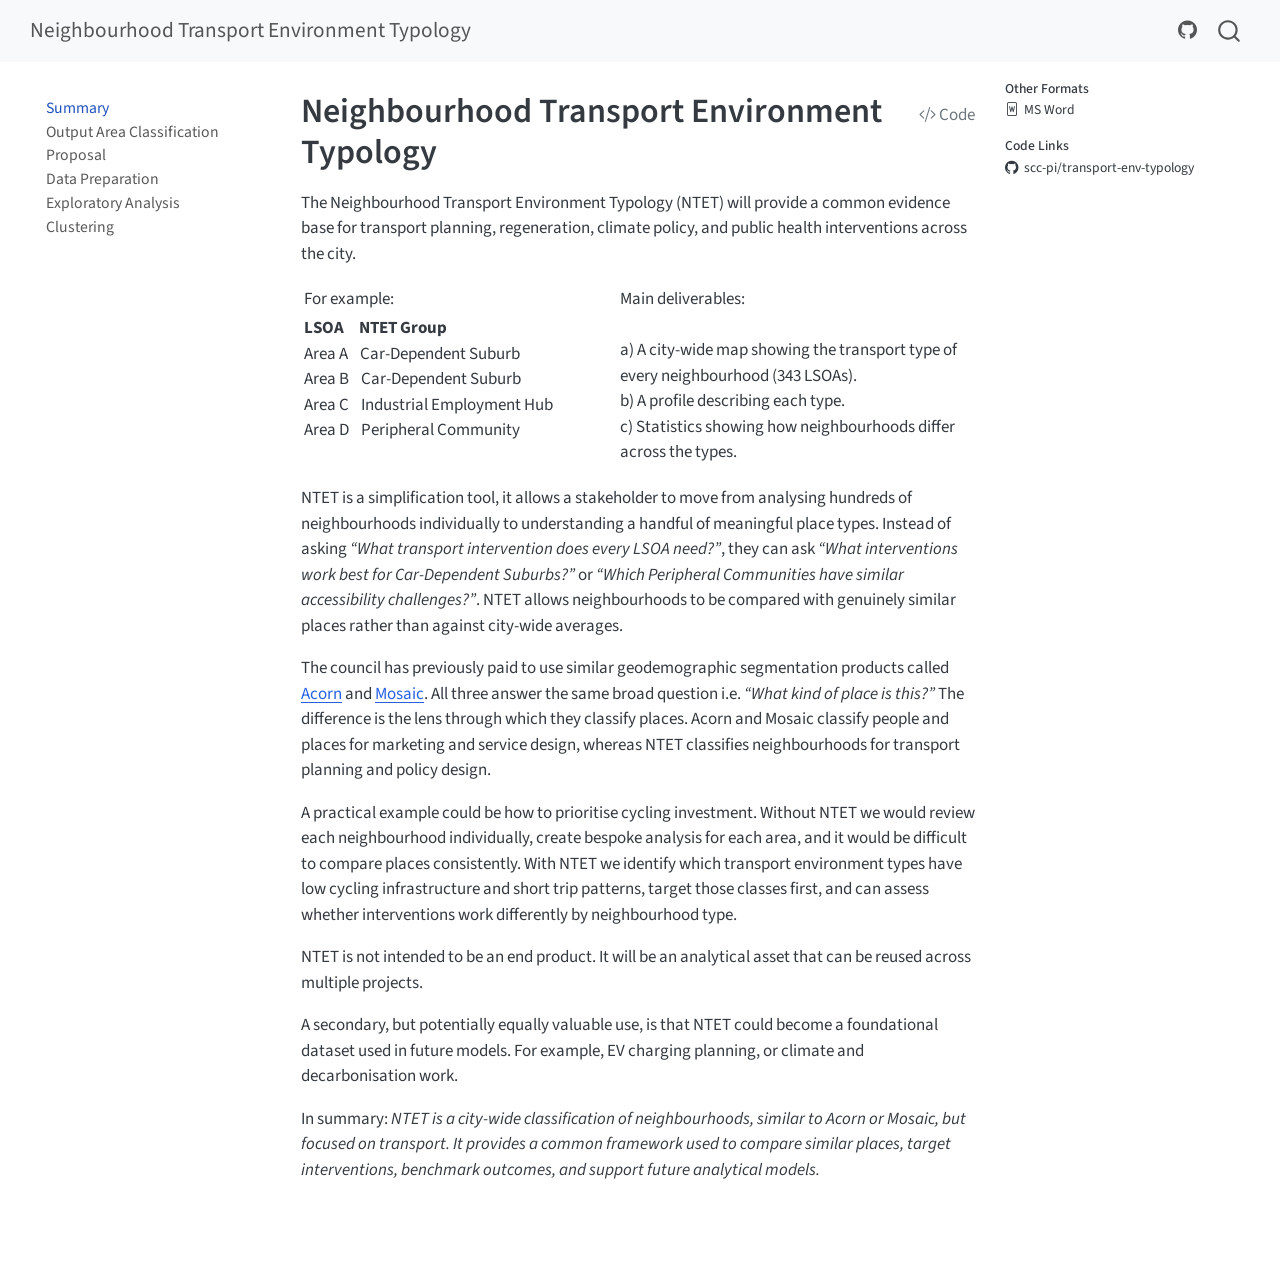
<file: docs/one-page.html>
<!DOCTYPE html>
<html xmlns="http://www.w3.org/1999/xhtml" lang="en" xml:lang="en"><head>

<meta charset="utf-8">
<meta name="generator" content="quarto-1.9.38">

<meta name="viewport" content="width=device-width, initial-scale=1.0, user-scalable=yes">


<title>Neighbourhood Transport Environment Typology</title>
<style>
/* Default styles provided by pandoc.
** See https://pandoc.org/MANUAL.html#variables-for-html for config info.
*/
code{white-space: pre-wrap;}
span.smallcaps{font-variant: small-caps;}
div.columns{display: flex; gap: min(4vw, 1.5em);}
div.column{flex: auto; overflow-x: auto;}
div.hanging-indent{margin-left: 1.5em; text-indent: -1.5em;}
ul.task-list{list-style: none;}
ul.task-list li input[type="checkbox"] {
  width: 0.8em;
  margin: 0 0.8em 0.2em -1em; /* quarto-specific, see https://github.com/quarto-dev/quarto-cli/issues/4556 */ 
  vertical-align: middle;
}
/* CSS for syntax highlighting */
html { -webkit-text-size-adjust: 100%; }
pre > code.sourceCode { white-space: pre; position: relative; }
pre > code.sourceCode > span { display: inline-block; line-height: 1.25; }
pre > code.sourceCode > span:empty { height: 1.2em; }
.sourceCode { overflow: visible; }
code.sourceCode > span { color: inherit; text-decoration: inherit; }
div.sourceCode { margin: 1em 0; }
pre.sourceCode { margin: 0; }
@media screen {
div.sourceCode { overflow: auto; }
}
@media print {
pre > code.sourceCode { white-space: pre-wrap; }
pre > code.sourceCode > span { text-indent: -5em; padding-left: 5em; }
}
pre.numberSource code
  { counter-reset: source-line 0; }
pre.numberSource code > span
  { position: relative; left: -4em; counter-increment: source-line; }
pre.numberSource code > span > a:first-child::before
  { content: counter(source-line);
    position: relative; left: -1em; text-align: right; vertical-align: baseline;
    border: none; display: inline-block;
    -webkit-touch-callout: none; -webkit-user-select: none;
    -khtml-user-select: none; -moz-user-select: none;
    -ms-user-select: none; user-select: none;
    padding: 0 4px; width: 4em;
  }
pre.numberSource { margin-left: 3em;  padding-left: 4px; }
div.sourceCode
  {   }
@media screen {
pre > code.sourceCode > span > a:first-child::before { text-decoration: underline; }
}
</style>


<script src="site_libs/quarto-nav/quarto-nav.js"></script>
<script src="site_libs/quarto-nav/headroom.min.js"></script>
<script src="site_libs/clipboard/clipboard.min.js"></script>
<script src="site_libs/quarto-search/autocomplete.umd.js"></script>
<script src="site_libs/quarto-search/fuse.min.js"></script>
<script src="site_libs/quarto-search/quarto-search.js"></script>
<meta name="quarto:offset" content="./">
<script src="site_libs/quarto-html/quarto.js" type="module"></script>
<script src="site_libs/quarto-html/tabsets/tabsets.js" type="module"></script>
<script src="site_libs/quarto-html/popper.min.js"></script>
<script src="site_libs/quarto-html/tippy.umd.min.js"></script>
<script src="site_libs/quarto-html/anchor.min.js"></script>
<link href="site_libs/quarto-html/tippy.css" rel="stylesheet">
<link href="site_libs/quarto-html/quarto-syntax-highlighting-15634bcf2e68342d4ad2dfa704d543f6.css" rel="stylesheet" id="quarto-text-highlighting-styles">
<script src="site_libs/bootstrap/bootstrap.min.js"></script>
<link href="site_libs/bootstrap/bootstrap-icons.css" rel="stylesheet">
<link href="site_libs/bootstrap/bootstrap-a0f9fd0d421825b736dc1bbcbcba2219.min.css" rel="stylesheet" append-hash="true" id="quarto-bootstrap" data-mode="light">
<script id="quarto-search-options" type="application/json">{
  "location": "navbar",
  "copy-button": false,
  "collapse-after": 3,
  "panel-placement": "end",
  "type": "overlay",
  "limit": 50,
  "keyboard-shortcut": [
    "f",
    "/",
    "s"
  ],
  "show-item-context": false,
  "language": {
    "search-no-results-text": "No results",
    "search-matching-documents-text": "matching documents",
    "search-copy-link-title": "Copy link to search",
    "search-hide-matches-text": "Hide additional matches",
    "search-more-match-text": "more match in this document",
    "search-more-matches-text": "more matches in this document",
    "search-clear-button-title": "Clear",
    "search-text-placeholder": "",
    "search-detached-cancel-button-title": "Cancel",
    "search-submit-button-title": "Submit",
    "search-label": "Search"
  }
}</script>


<link rel="stylesheet" href="resources/styles.css">
</head>

<body class="nav-sidebar floating nav-fixed quarto-light">

<div id="quarto-search-results"></div>
  <header id="quarto-header" class="headroom fixed-top">
    <nav class="navbar navbar-expand-lg " data-bs-theme="dark">
      <div class="navbar-container container-fluid">
      <div class="navbar-brand-container mx-auto">
    <a class="navbar-brand" href="./index.html">
    <span class="navbar-title">Neighbourhood Transport Environment Typology</span>
    </a>
  </div>
            <div id="quarto-search" class="" title="Search"></div>
          <button class="navbar-toggler" type="button" data-bs-toggle="collapse" data-bs-target="#navbarCollapse" aria-controls="navbarCollapse" role="menu" aria-expanded="false" aria-label="Toggle navigation" onclick="if (window.quartoToggleHeadroom) { window.quartoToggleHeadroom(); }">
  <span class="navbar-toggler-icon"></span>
</button>
          <div class="collapse navbar-collapse" id="navbarCollapse">
            <ul class="navbar-nav navbar-nav-scroll ms-auto">
  <li class="nav-item compact">
    <a class="nav-link" href="https://github.com/scc-pi/transport-env-typology"> <i class="bi bi-github" role="img" aria-label="GitHub">
</i> 
<span class="menu-text"></span></a>
  </li>  
</ul>
          </div> <!-- /navcollapse -->
            <div class="quarto-navbar-tools">
</div>
      </div> <!-- /container-fluid -->
    </nav>
  <nav class="quarto-secondary-nav">
    <div class="container-fluid d-flex">
      <button type="button" class="quarto-btn-toggle btn" data-bs-toggle="collapse" role="button" data-bs-target=".quarto-sidebar-collapse-item" aria-controls="quarto-sidebar" aria-expanded="false" aria-label="Toggle sidebar navigation" onclick="if (window.quartoToggleHeadroom) { window.quartoToggleHeadroom(); }">
        <i class="bi bi-layout-text-sidebar-reverse"></i>
      </button>
        <nav class="quarto-page-breadcrumbs" aria-label="breadcrumb"><ol class="breadcrumb"><li class="breadcrumb-item"><a href="./one-page.html">Summary</a></li></ol></nav>
        <a class="flex-grow-1" role="navigation" data-bs-toggle="collapse" data-bs-target=".quarto-sidebar-collapse-item" aria-controls="quarto-sidebar" aria-expanded="false" aria-label="Toggle sidebar navigation" onclick="if (window.quartoToggleHeadroom) { window.quartoToggleHeadroom(); }">      
        </a>
    </div>
  </nav>
</header>
<!-- content -->
<div id="quarto-content" class="quarto-container page-columns page-rows-contents page-layout-article page-navbar">
<!-- sidebar -->
  <nav id="quarto-sidebar" class="sidebar collapse collapse-horizontal quarto-sidebar-collapse-item sidebar-navigation floating overflow-auto">
    <div class="sidebar-menu-container"> 
    <ul class="list-unstyled mt-1">
        <li class="sidebar-item">
  <div class="sidebar-item-container"> 
  <a href="./one-page.html" class="sidebar-item-text sidebar-link active">
 <span class="menu-text">Summary</span></a>
  </div>
</li>
        <li class="sidebar-item">
  <div class="sidebar-item-container"> 
  <a href="./oac.html" class="sidebar-item-text sidebar-link">
 <span class="menu-text">Output Area Classification</span></a>
  </div>
</li>
        <li class="sidebar-item">
  <div class="sidebar-item-container"> 
  <a href="./proposal.html" class="sidebar-item-text sidebar-link">
 <span class="menu-text">Proposal</span></a>
  </div>
</li>
        <li class="sidebar-item">
  <div class="sidebar-item-container"> 
  <a href="./etl.html" class="sidebar-item-text sidebar-link">
 <span class="menu-text">Data Preparation</span></a>
  </div>
</li>
        <li class="sidebar-item">
  <div class="sidebar-item-container"> 
  <a href="./eda.html" class="sidebar-item-text sidebar-link">
 <span class="menu-text">Exploratory Analysis</span></a>
  </div>
</li>
        <li class="sidebar-item">
  <div class="sidebar-item-container"> 
  <a href="./clustering.html" class="sidebar-item-text sidebar-link">
 <span class="menu-text">Clustering</span></a>
  </div>
</li>
    </ul>
    </div>
</nav>
<div id="quarto-sidebar-glass" class="quarto-sidebar-collapse-item" data-bs-toggle="collapse" data-bs-target=".quarto-sidebar-collapse-item"></div>
<!-- margin-sidebar -->
    <div id="quarto-margin-sidebar" class="sidebar margin-sidebar">
        
    <div class="quarto-alternate-formats"><h2>Other Formats</h2><ul><li><a href="one-page.docx"><i class="bi bi-file-word"></i>MS Word</a></li></ul></div><div class="quarto-code-links"><h2>Code Links</h2><ul><li><a href="https://github.com/scc-pi/transport-env-typology"><i class="bi bi-github"></i>scc-pi/transport-env-typology</a></li></ul></div></div>
<!-- main -->
<main class="content" id="quarto-document-content">

<header id="title-block-header" class="quarto-title-block default">
<div class="quarto-title">
<div class="quarto-title-block"><div><h1 class="title">Neighbourhood Transport Environment Typology</h1><button type="button" class="btn code-tools-button" id="quarto-code-tools-source"><i class="bi"></i> Code</button></div></div>
</div>



<div class="quarto-title-meta">

    
  
    
  </div>
  


</header>


<p>The Neighbourhood Transport Environment Typology (NTET) will provide a common evidence base for transport planning, regeneration, climate policy, and public health interventions across the city.</p>
<div class="quarto-layout-panel" data-layout-ncol="2">
<div class="quarto-layout-row">
<div class="column quarto-layout-cell" style="flex-basis: 45.0%;justify-content: flex-start;">
<p>For example:</p>
<p><strong>LSOA</strong> &nbsp;&nbsp;&nbsp;&nbsp;<strong>NTET Group</strong><br>
Area A &nbsp;&nbsp;&nbsp;Car-Dependent Suburb<br>
Area B &nbsp;&nbsp;&nbsp;Car-Dependent Suburb<br>
Area C &nbsp;&nbsp;&nbsp;Industrial Employment Hub<br>
Area D &nbsp;&nbsp;&nbsp;Peripheral Community</p>
</div>
<div class="column quarto-layout-cell" style="flex-basis: 55.0%;justify-content: flex-start;">
<p>Main deliverables:<br>
&nbsp;<br>
a) A city-wide map showing the transport type of every neighbourhood (343 LSOAs).<br>
b) A profile describing each type.<br>
c) Statistics showing how neighbourhoods differ across the types.</p>
</div>
</div>
</div>
<p>NTET is a simplification tool, it allows a stakeholder to move from analysing hundreds of neighbourhoods individually to understanding a handful of meaningful place types. Instead of asking <em>“What transport intervention does every LSOA need?”</em>, they can ask <em>“What interventions work best for Car-Dependent Suburbs?”</em> or <em>“Which Peripheral Communities have similar accessibility challenges?”</em>. NTET allows neighbourhoods to be compared with genuinely similar places rather than against city-wide averages.</p>
<p>The council has previously paid to use similar geodemographic segmentation products called <a href="https://acorn.caci.co.uk/">Acorn</a> and <a href="https://www.experian.co.uk/business/platforms/mosaic">Mosaic</a>. All three answer the same broad question i.e.&nbsp;<em>“What kind of place is this?”</em> The difference is the lens through which they classify places. Acorn and Mosaic classify people and places for marketing and service design, whereas NTET classifies neighbourhoods for transport planning and policy design.</p>
<p>A practical example could be how to prioritise cycling investment. Without NTET we would review each neighbourhood individually, create bespoke analysis for each area, and it would be difficult to compare places consistently. With NTET we identify which transport environment types have low cycling infrastructure and short trip patterns, target those classes first, and can assess whether interventions work differently by neighbourhood type.</p>
<p>NTET is not intended to be an end product. It will be an analytical asset that can be reused across multiple projects.</p>
<p>A secondary, but potentially equally valuable use, is that NTET could become a foundational dataset used in future models. For example, EV charging planning, or climate and decarbonisation work.</p>
<p>In summary: <em>NTET is a city-wide classification of neighbourhoods, similar to Acorn or Mosaic, but focused on transport. It provides a common framework used to compare similar places, target interventions, benchmark outcomes, and support future analytical models.</em></p>


<!-- -->


</main> <!-- /main -->
<script id="quarto-html-after-body" type="application/javascript">
  window.document.addEventListener("DOMContentLoaded", function (event) {
    const icon = "";
    const anchorJS = new window.AnchorJS();
    anchorJS.options = {
      placement: 'right',
      icon: icon
    };
    anchorJS.add('.anchored');
    const isCodeAnnotation = (el) => {
      for (const clz of el.classList) {
        if (clz.startsWith('code-annotation-')) {                     
          return true;
        }
      }
      return false;
    }
    const onCopySuccess = function(e) {
      // button target
      const button = e.trigger;
      // don't keep focus
      button.blur();
      // flash "checked"
      button.classList.add('code-copy-button-checked');
      var currentTitle = button.getAttribute("title");
      button.setAttribute("title", "Copied!");
      let tooltip;
      if (window.bootstrap) {
        button.setAttribute("data-bs-toggle", "tooltip");
        button.setAttribute("data-bs-placement", "left");
        button.setAttribute("data-bs-title", "Copied!");
        tooltip = new bootstrap.Tooltip(button, 
          { trigger: "manual", 
            customClass: "code-copy-button-tooltip",
            offset: [0, -8]});
        tooltip.show();    
      }
      setTimeout(function() {
        if (tooltip) {
          tooltip.hide();
          button.removeAttribute("data-bs-title");
          button.removeAttribute("data-bs-toggle");
          button.removeAttribute("data-bs-placement");
        }
        button.setAttribute("title", currentTitle);
        button.classList.remove('code-copy-button-checked');
      }, 1000);
      // clear code selection
      e.clearSelection();
    }
    const getTextToCopy = function(trigger) {
      const outerScaffold = trigger.parentElement.cloneNode(true);
      const codeEl = outerScaffold.querySelector('code');
      for (const childEl of codeEl.children) {
        if (isCodeAnnotation(childEl)) {
          childEl.remove();
        }
      }
      return codeEl.innerText;
    }
    const clipboard = new window.ClipboardJS('.code-copy-button:not([data-in-quarto-modal])', {
      text: getTextToCopy
    });
    clipboard.on('success', onCopySuccess);
    if (window.document.getElementById('quarto-embedded-source-code-modal')) {
      const clipboardModal = new window.ClipboardJS('.code-copy-button[data-in-quarto-modal]', {
        text: getTextToCopy,
        container: window.document.getElementById('quarto-embedded-source-code-modal')
      });
      clipboardModal.on('success', onCopySuccess);
    }
    const viewSource = window.document.getElementById('quarto-view-source') ||
                       window.document.getElementById('quarto-code-tools-source');
    if (viewSource) {
      const sourceUrl = viewSource.getAttribute("data-quarto-source-url");
      viewSource.addEventListener("click", function(e) {
        if (sourceUrl) {
          // rstudio viewer pane
          if (/\bcapabilities=\b/.test(window.location)) {
            window.open(sourceUrl);
          } else {
            window.location.href = sourceUrl;
          }
        } else {
          const modal = new bootstrap.Modal(document.getElementById('quarto-embedded-source-code-modal'));
          modal.show();
        }
        return false;
      });
    }
    function toggleCodeHandler(show) {
      return function(e) {
        const detailsSrc = window.document.querySelectorAll(".cell > details > .sourceCode");
        for (let i=0; i<detailsSrc.length; i++) {
          const details = detailsSrc[i].parentElement;
          if (show) {
            details.open = true;
          } else {
            details.removeAttribute("open");
          }
        }
        const cellCodeDivs = window.document.querySelectorAll(".cell > .sourceCode");
        const fromCls = show ? "hidden" : "unhidden";
        const toCls = show ? "unhidden" : "hidden";
        for (let i=0; i<cellCodeDivs.length; i++) {
          const codeDiv = cellCodeDivs[i];
          if (codeDiv.classList.contains(fromCls)) {
            codeDiv.classList.remove(fromCls);
            codeDiv.classList.add(toCls);
          } 
        }
        return false;
      }
    }
    const hideAllCode = window.document.getElementById("quarto-hide-all-code");
    if (hideAllCode) {
      hideAllCode.addEventListener("click", toggleCodeHandler(false));
    }
    const showAllCode = window.document.getElementById("quarto-show-all-code");
    if (showAllCode) {
      showAllCode.addEventListener("click", toggleCodeHandler(true));
    }
      var localhostRegex = new RegExp(/^(?:http|https):\/\/localhost\:?[0-9]*\//);
      var mailtoRegex = new RegExp(/^mailto:/);
        var filterRegex = new RegExp('/' + window.location.host + '/');
      var isInternal = (href) => {
          return filterRegex.test(href) || localhostRegex.test(href) || mailtoRegex.test(href);
      }
      // Inspect non-navigation links and adorn them if external
     var links = window.document.querySelectorAll('a[href]:not(.nav-link):not(.navbar-brand):not(.toc-action):not(.sidebar-link):not(.sidebar-item-toggle):not(.pagination-link):not(.no-external):not([aria-hidden]):not(.dropdown-item):not(.quarto-navigation-tool):not(.about-link)');
      for (var i=0; i<links.length; i++) {
        const link = links[i];
        if (!isInternal(link.href)) {
          // undo the damage that might have been done by quarto-nav.js in the case of
          // links that we want to consider external
          if (link.dataset.originalHref !== undefined) {
            link.href = link.dataset.originalHref;
          }
        }
      }
    function tippyHover(el, contentFn, onTriggerFn, onUntriggerFn) {
      const config = {
        allowHTML: true,
        maxWidth: 500,
        delay: 100,
        arrow: false,
        appendTo: function(el) {
            return el.parentElement;
        },
        interactive: true,
        interactiveBorder: 10,
        theme: 'quarto',
        placement: 'bottom-start',
      };
      if (contentFn) {
        config.content = contentFn;
      }
      if (onTriggerFn) {
        config.onTrigger = onTriggerFn;
      }
      if (onUntriggerFn) {
        config.onUntrigger = onUntriggerFn;
      }
      window.tippy(el, config); 
    }
    const noterefs = window.document.querySelectorAll('a[role="doc-noteref"]');
    for (var i=0; i<noterefs.length; i++) {
      const ref = noterefs[i];
      tippyHover(ref, function() {
        // use id or data attribute instead here
        let href = ref.getAttribute('data-footnote-href') || ref.getAttribute('href');
        try { href = new URL(href).hash; } catch {}
        const id = href.replace(/^#\/?/, "");
        const note = window.document.getElementById(id);
        if (note) {
          return note.innerHTML;
        } else {
          return "";
        }
      });
    }
    const xrefs = window.document.querySelectorAll('a.quarto-xref');
    const processXRef = (id, note) => {
      // Strip column container classes
      const stripColumnClz = (el) => {
        el.classList.remove("page-full", "page-columns");
        if (el.children) {
          for (const child of el.children) {
            stripColumnClz(child);
          }
        }
      }
      stripColumnClz(note)
      if (id === null || id.startsWith('sec-')) {
        // Special case sections, only their first couple elements
        const container = document.createElement("div");
        if (note.children && note.children.length > 2) {
          container.appendChild(note.children[0].cloneNode(true));
          for (let i = 1; i < note.children.length; i++) {
            const child = note.children[i];
            if (child.tagName === "P" && child.innerText === "") {
              continue;
            } else {
              container.appendChild(child.cloneNode(true));
              break;
            }
          }
          if (window.Quarto?.typesetMath) {
            window.Quarto.typesetMath(container);
          }
          return container.innerHTML
        } else {
          if (window.Quarto?.typesetMath) {
            window.Quarto.typesetMath(note);
          }
          return note.innerHTML;
        }
      } else {
        // Remove any anchor links if they are present
        const anchorLink = note.querySelector('a.anchorjs-link');
        if (anchorLink) {
          anchorLink.remove();
        }
        if (window.Quarto?.typesetMath) {
          window.Quarto.typesetMath(note);
        }
        if (note.classList.contains("callout")) {
          return note.outerHTML;
        } else {
          return note.innerHTML;
        }
      }
    }
    for (var i=0; i<xrefs.length; i++) {
      const xref = xrefs[i];
      tippyHover(xref, undefined, function(instance) {
        instance.disable();
        let url = xref.getAttribute('href');
        let hash = undefined; 
        if (url.startsWith('#')) {
          hash = url;
        } else {
          try { hash = new URL(url).hash; } catch {}
        }
        if (hash) {
          const id = hash.replace(/^#\/?/, "");
          const note = window.document.getElementById(id);
          if (note !== null) {
            try {
              const html = processXRef(id, note.cloneNode(true));
              instance.setContent(html);
            } finally {
              instance.enable();
              instance.show();
            }
          } else {
            // See if we can fetch this
            fetch(url.split('#')[0])
            .then(res => res.text())
            .then(html => {
              const parser = new DOMParser();
              const htmlDoc = parser.parseFromString(html, "text/html");
              const note = htmlDoc.getElementById(id);
              if (note !== null) {
                const html = processXRef(id, note);
                instance.setContent(html);
              } 
            }).finally(() => {
              instance.enable();
              instance.show();
            });
          }
        } else {
          // See if we can fetch a full url (with no hash to target)
          // This is a special case and we should probably do some content thinning / targeting
          fetch(url)
          .then(res => res.text())
          .then(html => {
            const parser = new DOMParser();
            const htmlDoc = parser.parseFromString(html, "text/html");
            const note = htmlDoc.querySelector('main.content');
            if (note !== null) {
              // This should only happen for chapter cross references
              // (since there is no id in the URL)
              // remove the first header
              if (note.children.length > 0 && note.children[0].tagName === "HEADER") {
                note.children[0].remove();
              }
              const html = processXRef(null, note);
              instance.setContent(html);
            } 
          }).finally(() => {
            instance.enable();
            instance.show();
          });
        }
      }, function(instance) {
      });
    }
        let selectedAnnoteEl;
        const selectorForAnnotation = ( cell, annotation) => {
          let cellAttr = 'data-code-cell="' + cell + '"';
          let lineAttr = 'data-code-annotation="' +  annotation + '"';
          const selector = 'span[' + cellAttr + '][' + lineAttr + ']';
          return selector;
        }
        const selectCodeLines = (annoteEl) => {
          const doc = window.document;
          const targetCell = annoteEl.getAttribute("data-target-cell");
          const targetAnnotation = annoteEl.getAttribute("data-target-annotation");
          const annoteSpan = window.document.querySelector(selectorForAnnotation(targetCell, targetAnnotation));
          const lines = annoteSpan.getAttribute("data-code-lines").split(",");
          const lineIds = lines.map((line) => {
            return targetCell + "-" + line;
          })
          let top = null;
          let height = null;
          let parent = null;
          if (lineIds.length > 0) {
              //compute the position of the single el (top and bottom and make a div)
              const el = window.document.getElementById(lineIds[0]);
              top = el.offsetTop;
              height = el.offsetHeight;
              parent = el.parentElement.parentElement;
            if (lineIds.length > 1) {
              const lastEl = window.document.getElementById(lineIds[lineIds.length - 1]);
              const bottom = lastEl.offsetTop + lastEl.offsetHeight;
              height = bottom - top;
            }
            if (top !== null && height !== null && parent !== null) {
              // cook up a div (if necessary) and position it 
              let div = window.document.getElementById("code-annotation-line-highlight");
              if (div === null) {
                div = window.document.createElement("div");
                div.setAttribute("id", "code-annotation-line-highlight");
                div.style.position = 'absolute';
                parent.appendChild(div);
              }
              div.style.top = top - 2 + "px";
              div.style.height = height + 4 + "px";
              div.style.left = 0;
              let gutterDiv = window.document.getElementById("code-annotation-line-highlight-gutter");
              if (gutterDiv === null) {
                gutterDiv = window.document.createElement("div");
                gutterDiv.setAttribute("id", "code-annotation-line-highlight-gutter");
                gutterDiv.style.position = 'absolute';
                const codeCell = window.document.getElementById(targetCell);
                const gutter = codeCell.querySelector('.code-annotation-gutter');
                gutter.appendChild(gutterDiv);
              }
              gutterDiv.style.top = top - 2 + "px";
              gutterDiv.style.height = height + 4 + "px";
            }
            selectedAnnoteEl = annoteEl;
          }
        };
        const unselectCodeLines = () => {
          const elementsIds = ["code-annotation-line-highlight", "code-annotation-line-highlight-gutter"];
          elementsIds.forEach((elId) => {
            const div = window.document.getElementById(elId);
            if (div) {
              div.remove();
            }
          });
          selectedAnnoteEl = undefined;
        };
          // Handle positioning of the toggle
      window.addEventListener(
        "resize",
        throttle(() => {
          elRect = undefined;
          if (selectedAnnoteEl) {
            selectCodeLines(selectedAnnoteEl);
          }
        }, 10)
      );
      function throttle(fn, ms) {
      let throttle = false;
      let timer;
        return (...args) => {
          if(!throttle) { // first call gets through
              fn.apply(this, args);
              throttle = true;
          } else { // all the others get throttled
              if(timer) clearTimeout(timer); // cancel #2
              timer = setTimeout(() => {
                fn.apply(this, args);
                timer = throttle = false;
              }, ms);
          }
        };
      }
        // Attach click handler to the DT
        const annoteDls = window.document.querySelectorAll('dt[data-target-cell]');
        for (const annoteDlNode of annoteDls) {
          annoteDlNode.addEventListener('click', (event) => {
            const clickedEl = event.target;
            if (clickedEl !== selectedAnnoteEl) {
              unselectCodeLines();
              const activeEl = window.document.querySelector('dt[data-target-cell].code-annotation-active');
              if (activeEl) {
                activeEl.classList.remove('code-annotation-active');
              }
              selectCodeLines(clickedEl);
              clickedEl.classList.add('code-annotation-active');
            } else {
              // Unselect the line
              unselectCodeLines();
              clickedEl.classList.remove('code-annotation-active');
            }
          });
        }
    const findCites = (el) => {
      const parentEl = el.parentElement;
      if (parentEl) {
        const cites = parentEl.dataset.cites;
        if (cites) {
          return {
            el,
            cites: cites.split(' ')
          };
        } else {
          return findCites(el.parentElement)
        }
      } else {
        return undefined;
      }
    };
    var bibliorefs = window.document.querySelectorAll('a[role="doc-biblioref"]');
    for (var i=0; i<bibliorefs.length; i++) {
      const ref = bibliorefs[i];
      const citeInfo = findCites(ref);
      if (citeInfo) {
        tippyHover(citeInfo.el, function() {
          var popup = window.document.createElement('div');
          citeInfo.cites.forEach(function(cite) {
            var citeDiv = window.document.createElement('div');
            citeDiv.classList.add('hanging-indent');
            citeDiv.classList.add('csl-entry');
            var biblioDiv = window.document.getElementById('ref-' + cite);
            if (biblioDiv) {
              citeDiv.innerHTML = biblioDiv.innerHTML;
            }
            popup.appendChild(citeDiv);
          });
          return popup.innerHTML;
        });
      }
    }
  });
  </script><div class="modal fade" id="quarto-embedded-source-code-modal" tabindex="-1" aria-labelledby="quarto-embedded-source-code-modal-label" aria-hidden="true"><div class="modal-dialog modal-dialog-scrollable"><div class="modal-content"><div class="modal-header"><h5 class="modal-title" id="quarto-embedded-source-code-modal-label">Source Code</h5><button class="btn-close" data-bs-dismiss="modal"></button></div><div class="modal-body"><div class="">
<div class="code-copy-outer-scaffold"><div class="sourceCode" id="cb1" data-shortcodes="false"><pre class="sourceCode markdown code-with-copy"><code class="sourceCode markdown"><span id="cb1-1"><a href="#cb1-1" aria-hidden="true" tabindex="-1"></a><span class="co">---</span></span>
<span id="cb1-2"><a href="#cb1-2" aria-hidden="true" tabindex="-1"></a><span class="an">title:</span><span class="co"> "Neighbourhood Transport Environment Typology"</span></span>
<span id="cb1-3"><a href="#cb1-3" aria-hidden="true" tabindex="-1"></a><span class="an">format:</span></span>
<span id="cb1-4"><a href="#cb1-4" aria-hidden="true" tabindex="-1"></a><span class="co">  html:</span></span>
<span id="cb1-5"><a href="#cb1-5" aria-hidden="true" tabindex="-1"></a><span class="co">    css: resources/styles.css</span></span>
<span id="cb1-6"><a href="#cb1-6" aria-hidden="true" tabindex="-1"></a><span class="co">    code-tools: true</span></span>
<span id="cb1-7"><a href="#cb1-7" aria-hidden="true" tabindex="-1"></a><span class="co">    self-contained: false</span></span>
<span id="cb1-8"><a href="#cb1-8" aria-hidden="true" tabindex="-1"></a><span class="co">    code-fold: true</span></span>
<span id="cb1-9"><a href="#cb1-9" aria-hidden="true" tabindex="-1"></a><span class="co">    toc: true</span></span>
<span id="cb1-10"><a href="#cb1-10" aria-hidden="true" tabindex="-1"></a><span class="co">    toc-depth: 5</span></span>
<span id="cb1-11"><a href="#cb1-11" aria-hidden="true" tabindex="-1"></a><span class="co">    toc-expand: 1</span></span>
<span id="cb1-12"><a href="#cb1-12" aria-hidden="true" tabindex="-1"></a><span class="co">    number-sections: true</span></span>
<span id="cb1-13"><a href="#cb1-13" aria-hidden="true" tabindex="-1"></a><span class="co">    fig-cap-location: bottom</span></span>
<span id="cb1-14"><a href="#cb1-14" aria-hidden="true" tabindex="-1"></a><span class="co">    fig-align: left</span></span>
<span id="cb1-15"><a href="#cb1-15" aria-hidden="true" tabindex="-1"></a><span class="co">    code-links:</span></span>
<span id="cb1-16"><a href="#cb1-16" aria-hidden="true" tabindex="-1"></a><span class="co">      - text: scc-pi/transport-env-typology</span></span>
<span id="cb1-17"><a href="#cb1-17" aria-hidden="true" tabindex="-1"></a><span class="co">        icon: github</span></span>
<span id="cb1-18"><a href="#cb1-18" aria-hidden="true" tabindex="-1"></a><span class="co">        href: https://github.com/scc-pi/transport-env-typology</span></span>
<span id="cb1-19"><a href="#cb1-19" aria-hidden="true" tabindex="-1"></a><span class="co">  docx:</span></span>
<span id="cb1-20"><a href="#cb1-20" aria-hidden="true" tabindex="-1"></a><span class="co">    toc: false </span></span>
<span id="cb1-21"><a href="#cb1-21" aria-hidden="true" tabindex="-1"></a><span class="co">    reference-doc: resources/reference-one-page.docx</span></span>
<span id="cb1-22"><a href="#cb1-22" aria-hidden="true" tabindex="-1"></a><span class="an">execute:</span></span>
<span id="cb1-23"><a href="#cb1-23" aria-hidden="true" tabindex="-1"></a><span class="co">  warning: false</span></span>
<span id="cb1-24"><a href="#cb1-24" aria-hidden="true" tabindex="-1"></a><span class="co">  message: false</span></span>
<span id="cb1-25"><a href="#cb1-25" aria-hidden="true" tabindex="-1"></a><span class="co">---</span></span>
<span id="cb1-26"><a href="#cb1-26" aria-hidden="true" tabindex="-1"></a></span>
<span id="cb1-27"><a href="#cb1-27" aria-hidden="true" tabindex="-1"></a>The Neighbourhood Transport Environment Typology (NTET) will provide a common evidence base for transport planning, regeneration, climate policy, and public health interventions across the city.  </span>
<span id="cb1-28"><a href="#cb1-28" aria-hidden="true" tabindex="-1"></a></span>
<span id="cb1-29"><a href="#cb1-29" aria-hidden="true" tabindex="-1"></a>::::: {layout-ncol=2}</span>
<span id="cb1-30"><a href="#cb1-30" aria-hidden="true" tabindex="-1"></a></span>
<span id="cb1-31"><a href="#cb1-31" aria-hidden="true" tabindex="-1"></a>::: {.column width="45%"}</span>
<span id="cb1-32"><a href="#cb1-32" aria-hidden="true" tabindex="-1"></a></span>
<span id="cb1-33"><a href="#cb1-33" aria-hidden="true" tabindex="-1"></a>For example:  </span>
<span id="cb1-34"><a href="#cb1-34" aria-hidden="true" tabindex="-1"></a></span>
<span id="cb1-35"><a href="#cb1-35" aria-hidden="true" tabindex="-1"></a>**LSOA** &amp;nbsp;&amp;nbsp;&amp;nbsp;&amp;nbsp;**NTET Group**  </span>
<span id="cb1-36"><a href="#cb1-36" aria-hidden="true" tabindex="-1"></a>Area A <span class="dv">&amp;nbsp;&amp;nbsp;&amp;nbsp;</span>Car-Dependent Suburb  </span>
<span id="cb1-37"><a href="#cb1-37" aria-hidden="true" tabindex="-1"></a>Area B <span class="dv">&amp;nbsp;&amp;nbsp;&amp;nbsp;</span>Car-Dependent Suburb  </span>
<span id="cb1-38"><a href="#cb1-38" aria-hidden="true" tabindex="-1"></a>Area C <span class="dv">&amp;nbsp;&amp;nbsp;&amp;nbsp;</span>Industrial Employment Hub  </span>
<span id="cb1-39"><a href="#cb1-39" aria-hidden="true" tabindex="-1"></a>Area D <span class="dv">&amp;nbsp;&amp;nbsp;&amp;nbsp;</span>Peripheral Community  </span>
<span id="cb1-40"><a href="#cb1-40" aria-hidden="true" tabindex="-1"></a></span>
<span id="cb1-41"><a href="#cb1-41" aria-hidden="true" tabindex="-1"></a>:::</span>
<span id="cb1-42"><a href="#cb1-42" aria-hidden="true" tabindex="-1"></a></span>
<span id="cb1-43"><a href="#cb1-43" aria-hidden="true" tabindex="-1"></a>::: {.column width="55%"}</span>
<span id="cb1-44"><a href="#cb1-44" aria-hidden="true" tabindex="-1"></a></span>
<span id="cb1-45"><a href="#cb1-45" aria-hidden="true" tabindex="-1"></a>Main deliverables:  </span>
<span id="cb1-46"><a href="#cb1-46" aria-hidden="true" tabindex="-1"></a><span class="dv">&amp;nbsp;</span>  </span>
<span id="cb1-47"><a href="#cb1-47" aria-hidden="true" tabindex="-1"></a>a) A city-wide map showing the transport type of every neighbourhood (343 LSOAs).  </span>
<span id="cb1-48"><a href="#cb1-48" aria-hidden="true" tabindex="-1"></a>b) A profile describing each type.  </span>
<span id="cb1-49"><a href="#cb1-49" aria-hidden="true" tabindex="-1"></a>c) Statistics showing how neighbourhoods differ across the types.  </span>
<span id="cb1-50"><a href="#cb1-50" aria-hidden="true" tabindex="-1"></a></span>
<span id="cb1-51"><a href="#cb1-51" aria-hidden="true" tabindex="-1"></a>:::</span>
<span id="cb1-52"><a href="#cb1-52" aria-hidden="true" tabindex="-1"></a></span>
<span id="cb1-53"><a href="#cb1-53" aria-hidden="true" tabindex="-1"></a>:::::</span>
<span id="cb1-54"><a href="#cb1-54" aria-hidden="true" tabindex="-1"></a></span>
<span id="cb1-55"><a href="#cb1-55" aria-hidden="true" tabindex="-1"></a>NTET is a simplification tool, it allows a stakeholder to move from analysing hundreds of neighbourhoods individually to understanding a handful of meaningful place types. Instead of asking *"What transport intervention does every LSOA need?"*, they can ask *"What interventions work best for Car-Dependent Suburbs?"* or *"Which Peripheral Communities have similar accessibility challenges?"*. NTET allows neighbourhoods to be compared with genuinely similar places rather than against city-wide averages.</span>
<span id="cb1-56"><a href="#cb1-56" aria-hidden="true" tabindex="-1"></a></span>
<span id="cb1-57"><a href="#cb1-57" aria-hidden="true" tabindex="-1"></a>The council has previously paid to use similar geodemographic segmentation products called <span class="co">[</span><span class="ot">Acorn</span><span class="co">](https://acorn.caci.co.uk/)</span> and <span class="co">[</span><span class="ot">Mosaic</span><span class="co">](https://www.experian.co.uk/business/platforms/mosaic)</span>. All three answer the same broad question i.e. *"What kind of place is this?"* The difference is the lens through which they classify places. Acorn and Mosaic classify people and places for marketing and service design, whereas NTET classifies neighbourhoods for transport planning and policy design.  </span>
<span id="cb1-58"><a href="#cb1-58" aria-hidden="true" tabindex="-1"></a></span>
<span id="cb1-59"><a href="#cb1-59" aria-hidden="true" tabindex="-1"></a>A practical example could be how to prioritise cycling investment. Without NTET we would review each neighbourhood individually, create bespoke analysis for each area, and it would be difficult to compare places consistently. With NTET we identify which transport environment types have low cycling infrastructure and short trip patterns, target those classes first, and can assess whether interventions work differently by neighbourhood type. </span>
<span id="cb1-60"><a href="#cb1-60" aria-hidden="true" tabindex="-1"></a> </span>
<span id="cb1-61"><a href="#cb1-61" aria-hidden="true" tabindex="-1"></a>NTET is not intended to be an end product. It will be an analytical asset that can be reused across multiple projects. </span>
<span id="cb1-62"><a href="#cb1-62" aria-hidden="true" tabindex="-1"></a></span>
<span id="cb1-63"><a href="#cb1-63" aria-hidden="true" tabindex="-1"></a>A secondary, but potentially equally valuable use, is that NTET could become a foundational dataset used in future models. For example, EV charging planning, or climate and decarbonisation work.</span>
<span id="cb1-64"><a href="#cb1-64" aria-hidden="true" tabindex="-1"></a></span>
<span id="cb1-65"><a href="#cb1-65" aria-hidden="true" tabindex="-1"></a>In summary: *NTET is a city-wide classification of neighbourhoods, similar to Acorn or Mosaic, but focused on transport. It provides a common framework used to compare similar places, target interventions, benchmark outcomes, and support future analytical models.*  </span></code></pre></div><button title="Copy to Clipboard" class="code-copy-button" data-in-quarto-modal=""><i class="bi"></i></button></div>
</div></div></div></div></div>
</div> <!-- /content -->




</body></html>
</file>
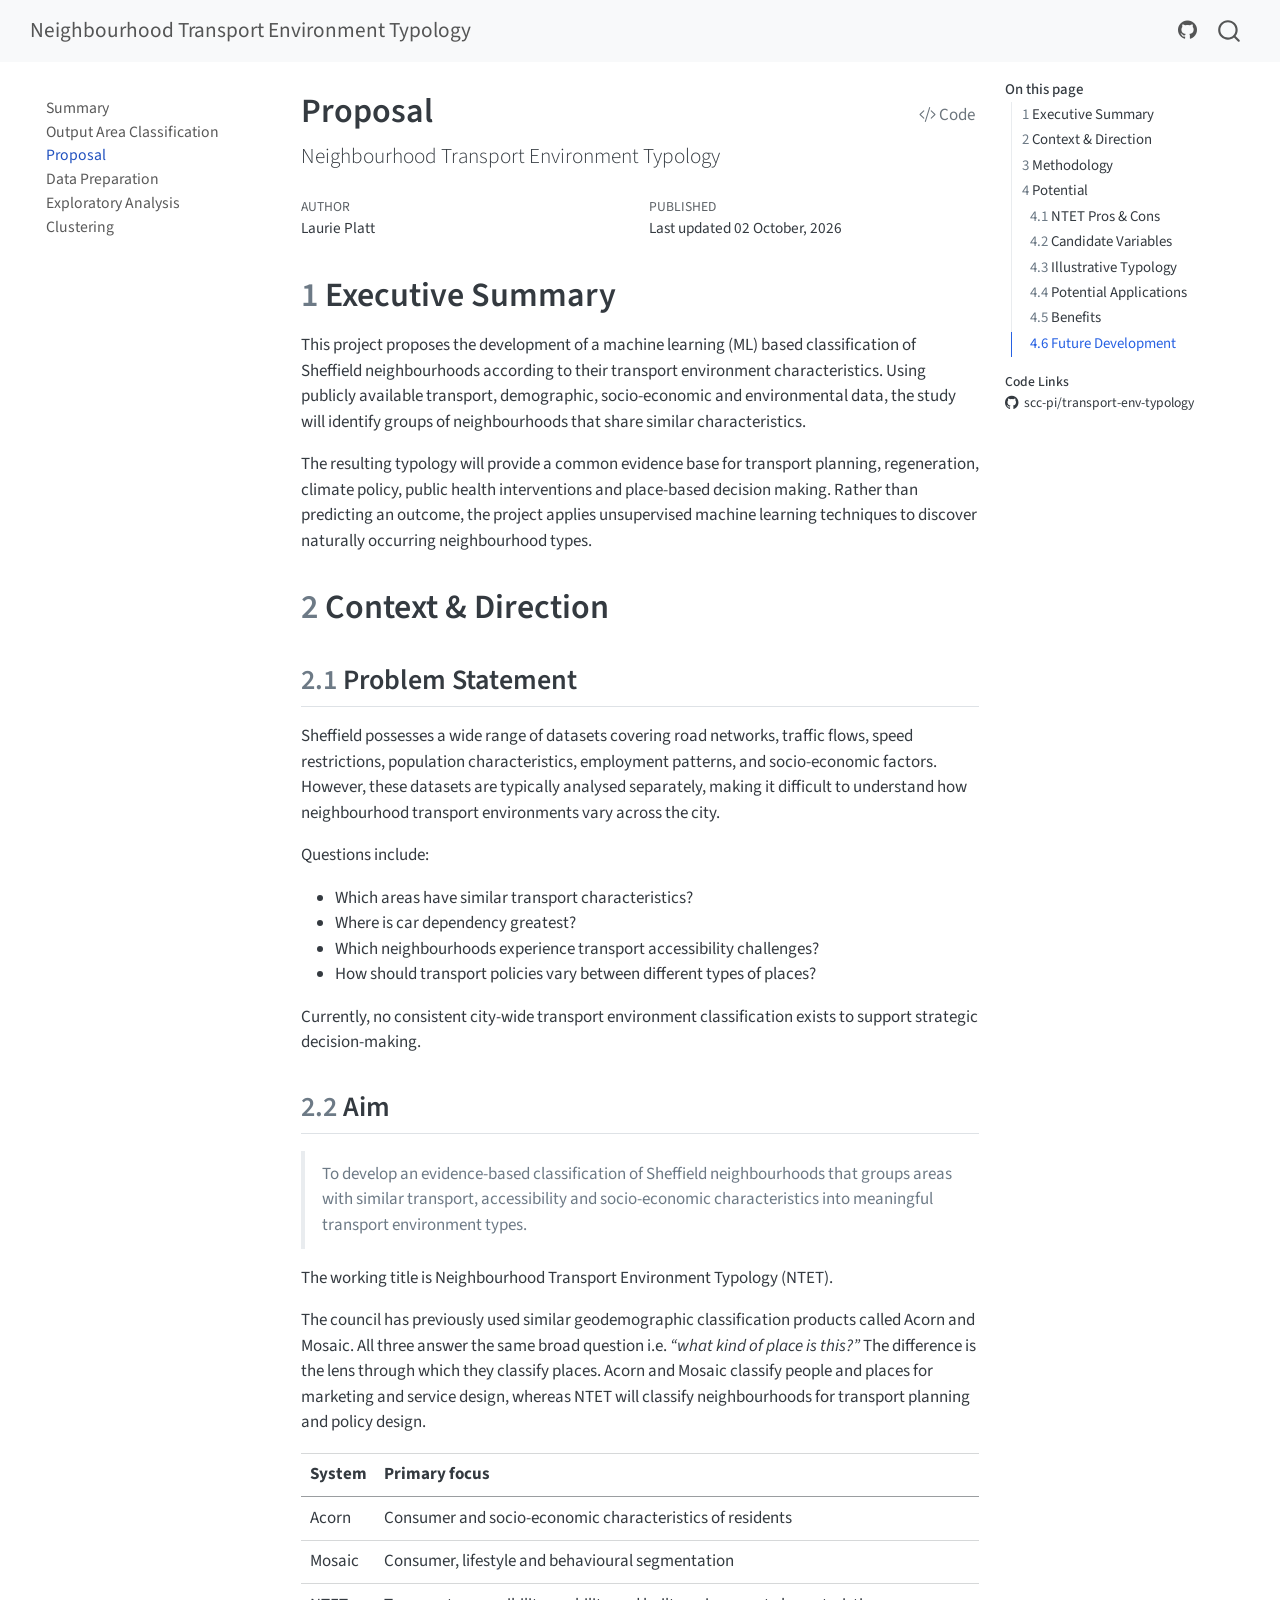
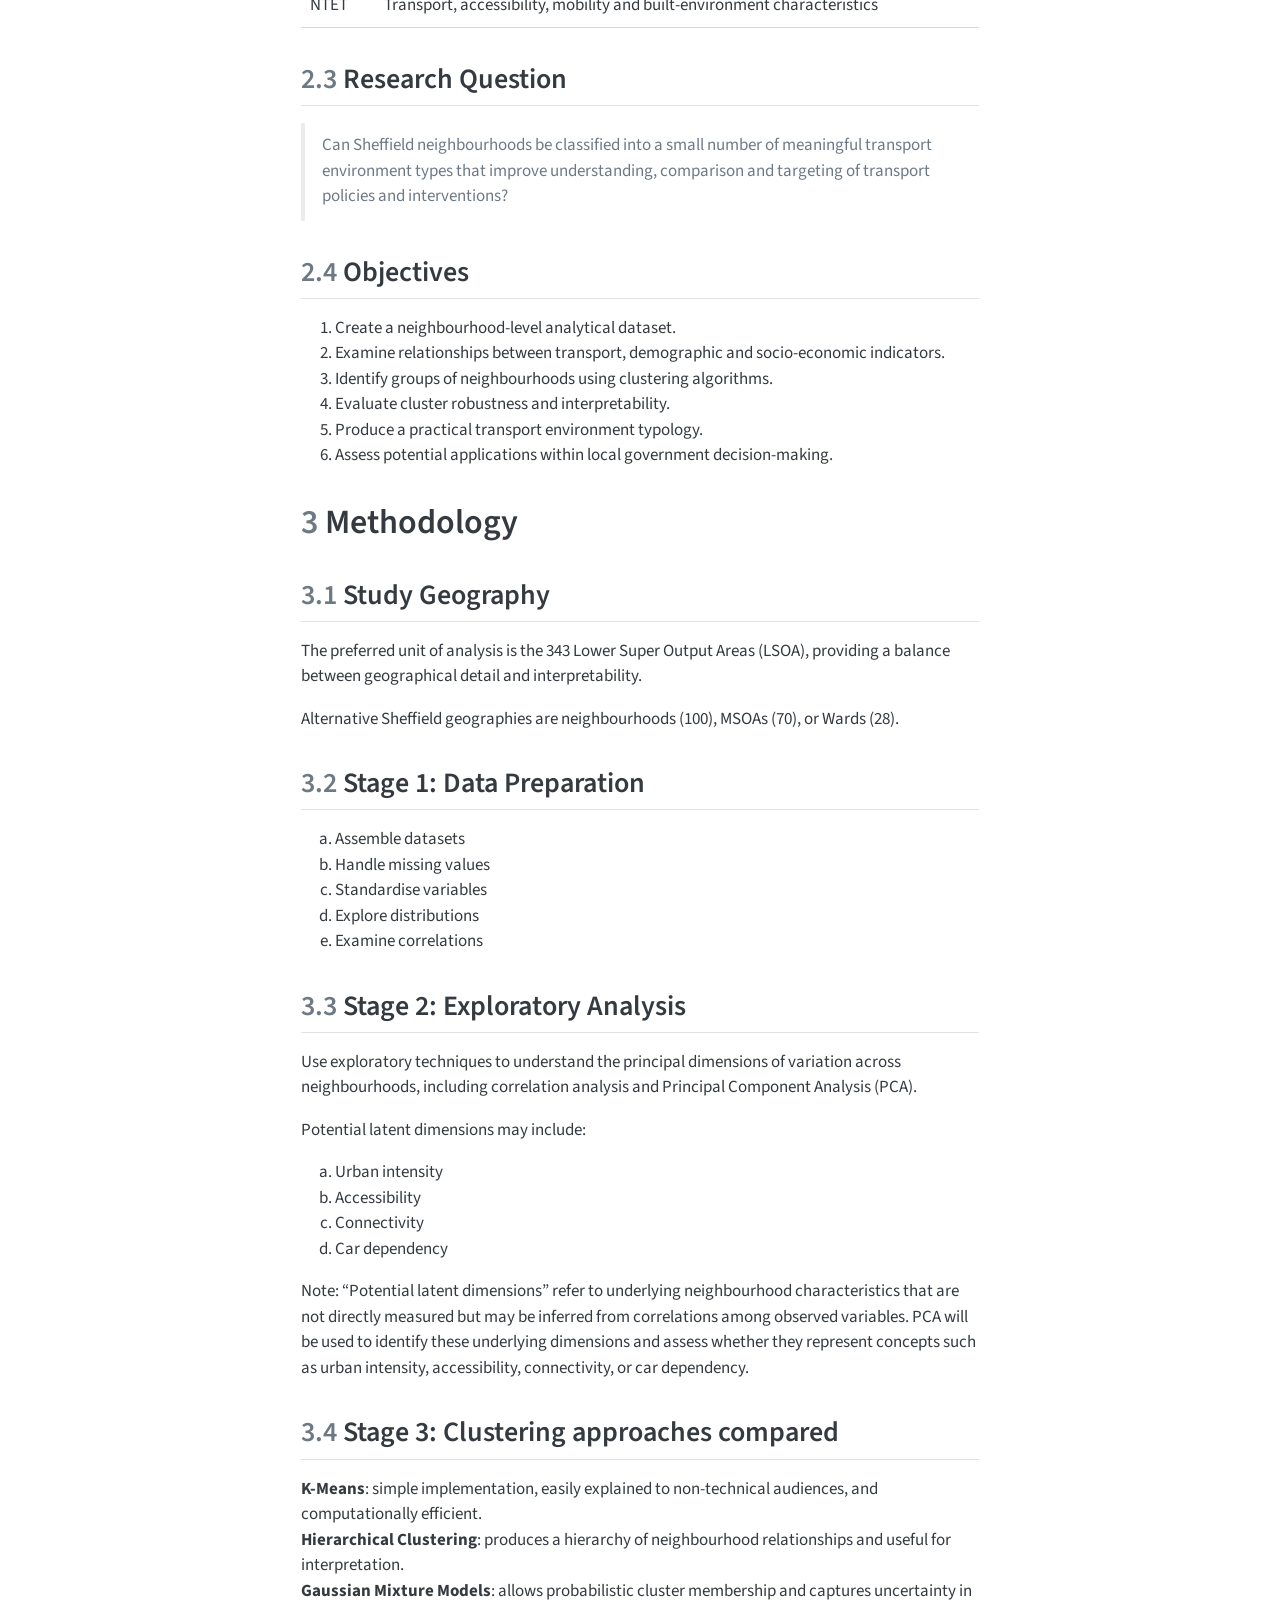
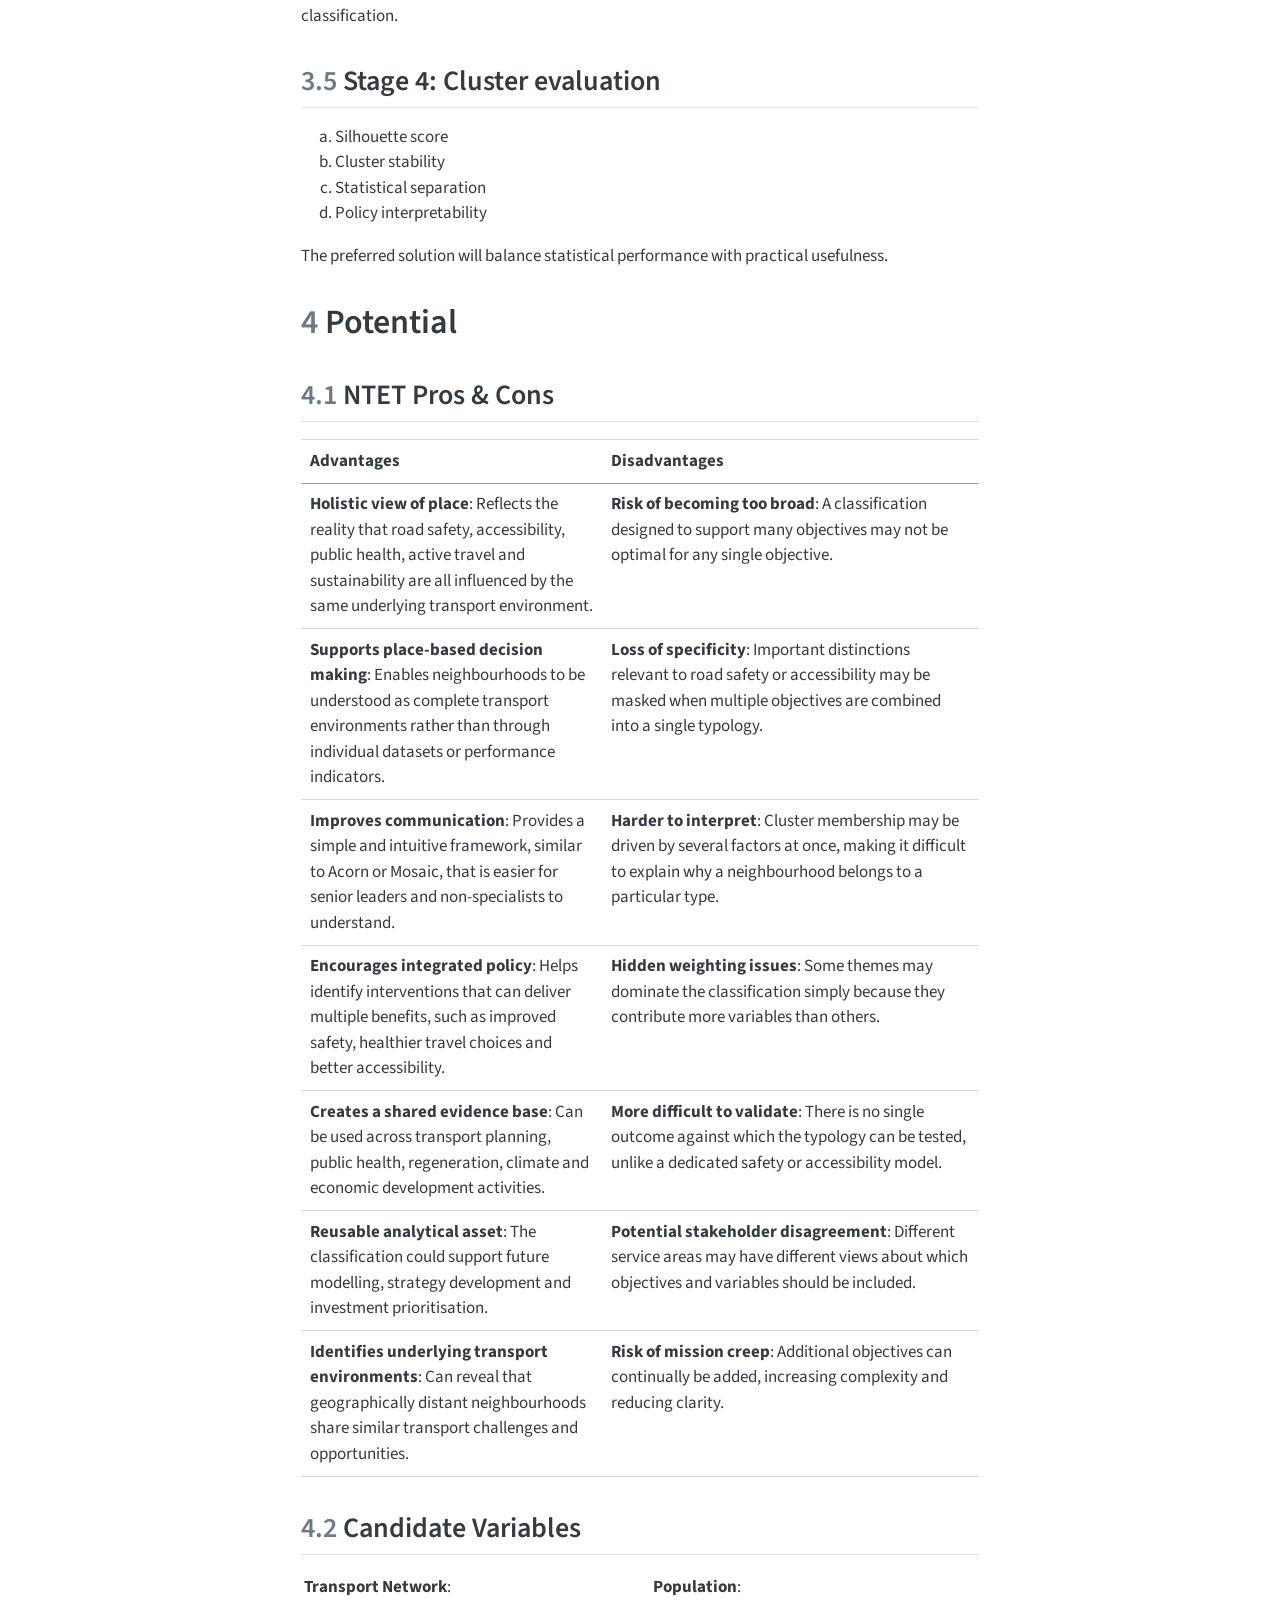
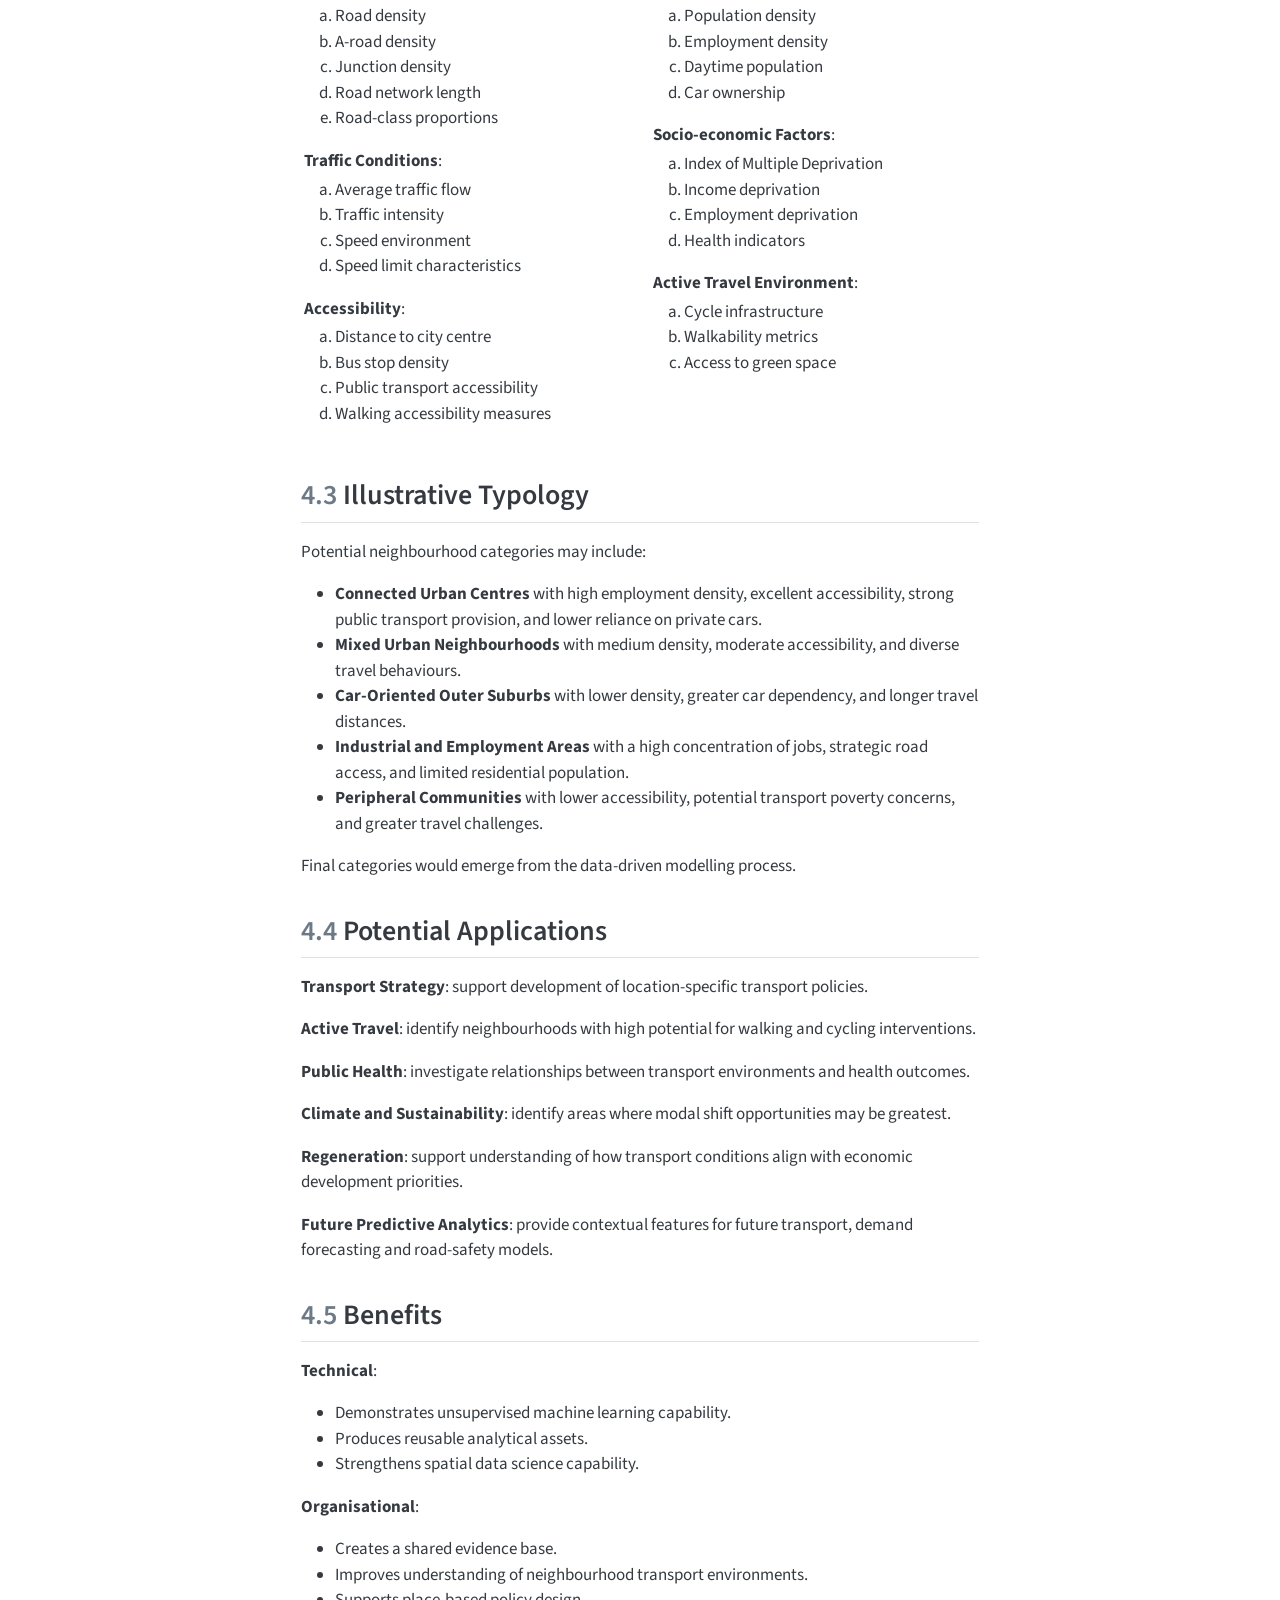
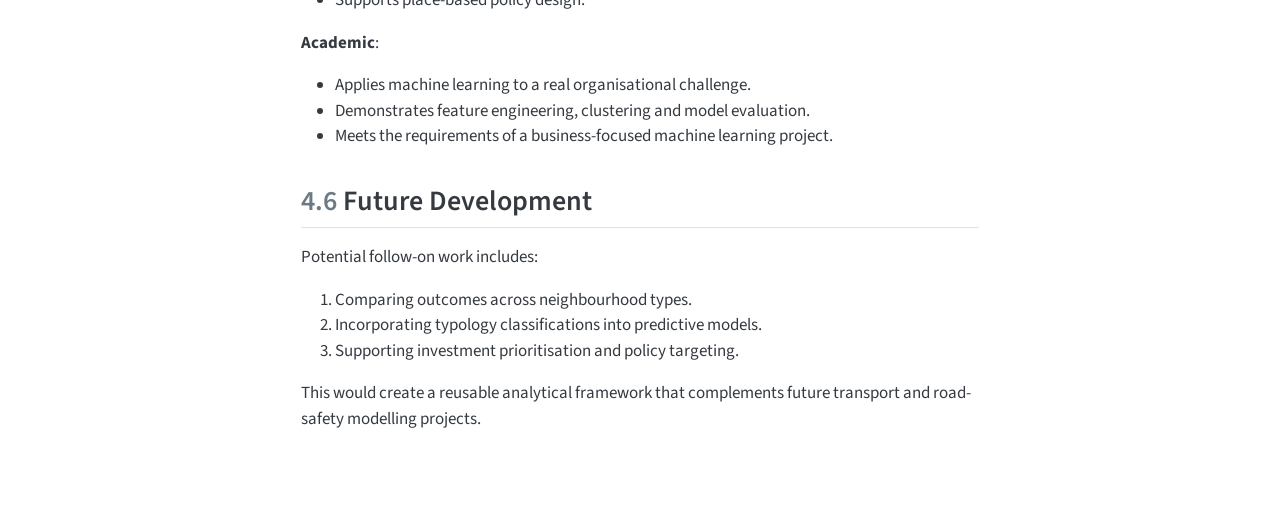
<file: docs/proposal.html>
<!DOCTYPE html>
<html xmlns="http://www.w3.org/1999/xhtml" lang="en" xml:lang="en"><head>

<meta charset="utf-8">
<meta name="generator" content="quarto-1.9.38">

<meta name="viewport" content="width=device-width, initial-scale=1.0, user-scalable=yes">

<meta name="author" content="Laurie Platt">

<title>Proposal – Neighbourhood Transport Environment Typology</title>
<style>
/* Default styles provided by pandoc.
** See https://pandoc.org/MANUAL.html#variables-for-html for config info.
*/
code{white-space: pre-wrap;}
span.smallcaps{font-variant: small-caps;}
div.columns{display: flex; gap: min(4vw, 1.5em);}
div.column{flex: auto; overflow-x: auto;}
div.hanging-indent{margin-left: 1.5em; text-indent: -1.5em;}
ul.task-list{list-style: none;}
ul.task-list li input[type="checkbox"] {
  width: 0.8em;
  margin: 0 0.8em 0.2em -1em; /* quarto-specific, see https://github.com/quarto-dev/quarto-cli/issues/4556 */ 
  vertical-align: middle;
}
/* CSS for syntax highlighting */
html { -webkit-text-size-adjust: 100%; }
pre > code.sourceCode { white-space: pre; position: relative; }
pre > code.sourceCode > span { display: inline-block; line-height: 1.25; }
pre > code.sourceCode > span:empty { height: 1.2em; }
.sourceCode { overflow: visible; }
code.sourceCode > span { color: inherit; text-decoration: inherit; }
div.sourceCode { margin: 1em 0; }
pre.sourceCode { margin: 0; }
@media screen {
div.sourceCode { overflow: auto; }
}
@media print {
pre > code.sourceCode { white-space: pre-wrap; }
pre > code.sourceCode > span { text-indent: -5em; padding-left: 5em; }
}
pre.numberSource code
  { counter-reset: source-line 0; }
pre.numberSource code > span
  { position: relative; left: -4em; counter-increment: source-line; }
pre.numberSource code > span > a:first-child::before
  { content: counter(source-line);
    position: relative; left: -1em; text-align: right; vertical-align: baseline;
    border: none; display: inline-block;
    -webkit-touch-callout: none; -webkit-user-select: none;
    -khtml-user-select: none; -moz-user-select: none;
    -ms-user-select: none; user-select: none;
    padding: 0 4px; width: 4em;
  }
pre.numberSource { margin-left: 3em;  padding-left: 4px; }
div.sourceCode
  {   }
@media screen {
pre > code.sourceCode > span > a:first-child::before { text-decoration: underline; }
}
</style>


<script src="site_libs/quarto-nav/quarto-nav.js"></script>
<script src="site_libs/quarto-nav/headroom.min.js"></script>
<script src="site_libs/clipboard/clipboard.min.js"></script>
<script src="site_libs/quarto-search/autocomplete.umd.js"></script>
<script src="site_libs/quarto-search/fuse.min.js"></script>
<script src="site_libs/quarto-search/quarto-search.js"></script>
<meta name="quarto:offset" content="./">
<script src="site_libs/quarto-html/quarto.js" type="module"></script>
<script src="site_libs/quarto-html/tabsets/tabsets.js" type="module"></script>
<script src="site_libs/quarto-html/popper.min.js"></script>
<script src="site_libs/quarto-html/tippy.umd.min.js"></script>
<script src="site_libs/quarto-html/anchor.min.js"></script>
<link href="site_libs/quarto-html/tippy.css" rel="stylesheet">
<link href="site_libs/quarto-html/quarto-syntax-highlighting-15634bcf2e68342d4ad2dfa704d543f6.css" rel="stylesheet" id="quarto-text-highlighting-styles">
<script src="site_libs/bootstrap/bootstrap.min.js"></script>
<link href="site_libs/bootstrap/bootstrap-icons.css" rel="stylesheet">
<link href="site_libs/bootstrap/bootstrap-a0f9fd0d421825b736dc1bbcbcba2219.min.css" rel="stylesheet" append-hash="true" id="quarto-bootstrap" data-mode="light">
<script id="quarto-search-options" type="application/json">{
  "location": "navbar",
  "copy-button": false,
  "collapse-after": 3,
  "panel-placement": "end",
  "type": "overlay",
  "limit": 50,
  "keyboard-shortcut": [
    "f",
    "/",
    "s"
  ],
  "show-item-context": false,
  "language": {
    "search-no-results-text": "No results",
    "search-matching-documents-text": "matching documents",
    "search-copy-link-title": "Copy link to search",
    "search-hide-matches-text": "Hide additional matches",
    "search-more-match-text": "more match in this document",
    "search-more-matches-text": "more matches in this document",
    "search-clear-button-title": "Clear",
    "search-text-placeholder": "",
    "search-detached-cancel-button-title": "Cancel",
    "search-submit-button-title": "Submit",
    "search-label": "Search"
  }
}</script>


<link rel="stylesheet" href="resources/styles.css">
</head>

<body class="nav-sidebar floating nav-fixed quarto-light">

<div id="quarto-search-results"></div>
  <header id="quarto-header" class="headroom fixed-top">
    <nav class="navbar navbar-expand-lg " data-bs-theme="dark">
      <div class="navbar-container container-fluid">
      <div class="navbar-brand-container mx-auto">
    <a class="navbar-brand" href="./index.html">
    <span class="navbar-title">Neighbourhood Transport Environment Typology</span>
    </a>
  </div>
            <div id="quarto-search" class="" title="Search"></div>
          <button class="navbar-toggler" type="button" data-bs-toggle="collapse" data-bs-target="#navbarCollapse" aria-controls="navbarCollapse" role="menu" aria-expanded="false" aria-label="Toggle navigation" onclick="if (window.quartoToggleHeadroom) { window.quartoToggleHeadroom(); }">
  <span class="navbar-toggler-icon"></span>
</button>
          <div class="collapse navbar-collapse" id="navbarCollapse">
            <ul class="navbar-nav navbar-nav-scroll ms-auto">
  <li class="nav-item compact">
    <a class="nav-link" href="https://github.com/scc-pi/transport-env-typology"> <i class="bi bi-github" role="img" aria-label="GitHub">
</i> 
<span class="menu-text"></span></a>
  </li>  
</ul>
          </div> <!-- /navcollapse -->
            <div class="quarto-navbar-tools">
</div>
      </div> <!-- /container-fluid -->
    </nav>
  <nav class="quarto-secondary-nav">
    <div class="container-fluid d-flex">
      <button type="button" class="quarto-btn-toggle btn" data-bs-toggle="collapse" role="button" data-bs-target=".quarto-sidebar-collapse-item" aria-controls="quarto-sidebar" aria-expanded="false" aria-label="Toggle sidebar navigation" onclick="if (window.quartoToggleHeadroom) { window.quartoToggleHeadroom(); }">
        <i class="bi bi-layout-text-sidebar-reverse"></i>
      </button>
        <nav class="quarto-page-breadcrumbs" aria-label="breadcrumb"><ol class="breadcrumb"><li class="breadcrumb-item"><a href="./proposal.html">Proposal</a></li></ol></nav>
        <a class="flex-grow-1" role="navigation" data-bs-toggle="collapse" data-bs-target=".quarto-sidebar-collapse-item" aria-controls="quarto-sidebar" aria-expanded="false" aria-label="Toggle sidebar navigation" onclick="if (window.quartoToggleHeadroom) { window.quartoToggleHeadroom(); }">      
        </a>
    </div>
  </nav>
</header>
<!-- content -->
<div id="quarto-content" class="quarto-container page-columns page-rows-contents page-layout-article page-navbar">
<!-- sidebar -->
  <nav id="quarto-sidebar" class="sidebar collapse collapse-horizontal quarto-sidebar-collapse-item sidebar-navigation floating overflow-auto">
    <div class="sidebar-menu-container"> 
    <ul class="list-unstyled mt-1">
        <li class="sidebar-item">
  <div class="sidebar-item-container"> 
  <a href="./one-page.html" class="sidebar-item-text sidebar-link">
 <span class="menu-text">Summary</span></a>
  </div>
</li>
        <li class="sidebar-item">
  <div class="sidebar-item-container"> 
  <a href="./oac.html" class="sidebar-item-text sidebar-link">
 <span class="menu-text">Output Area Classification</span></a>
  </div>
</li>
        <li class="sidebar-item">
  <div class="sidebar-item-container"> 
  <a href="./proposal.html" class="sidebar-item-text sidebar-link active">
 <span class="menu-text">Proposal</span></a>
  </div>
</li>
        <li class="sidebar-item">
  <div class="sidebar-item-container"> 
  <a href="./etl.html" class="sidebar-item-text sidebar-link">
 <span class="menu-text">Data Preparation</span></a>
  </div>
</li>
        <li class="sidebar-item">
  <div class="sidebar-item-container"> 
  <a href="./eda.html" class="sidebar-item-text sidebar-link">
 <span class="menu-text">Exploratory Analysis</span></a>
  </div>
</li>
        <li class="sidebar-item">
  <div class="sidebar-item-container"> 
  <a href="./clustering.html" class="sidebar-item-text sidebar-link">
 <span class="menu-text">Clustering</span></a>
  </div>
</li>
    </ul>
    </div>
</nav>
<div id="quarto-sidebar-glass" class="quarto-sidebar-collapse-item" data-bs-toggle="collapse" data-bs-target=".quarto-sidebar-collapse-item"></div>
<!-- margin-sidebar -->
    <div id="quarto-margin-sidebar" class="sidebar margin-sidebar">
        <nav id="TOC" role="doc-toc" class="toc-active" data-toc-expanded="1">
    <h2 id="toc-title">On this page</h2>
   
  <ul>
  <li><a href="#executive-summary" id="toc-executive-summary" class="nav-link active" data-scroll-target="#executive-summary"><span class="header-section-number">1</span> Executive Summary</a></li>
  <li><a href="#context-direction" id="toc-context-direction" class="nav-link" data-scroll-target="#context-direction"><span class="header-section-number">2</span> Context &amp; Direction</a>
  <ul>
  <li><a href="#problem-statement" id="toc-problem-statement" class="nav-link" data-scroll-target="#problem-statement"><span class="header-section-number">2.1</span> Problem Statement</a></li>
  <li><a href="#aim" id="toc-aim" class="nav-link" data-scroll-target="#aim"><span class="header-section-number">2.2</span> Aim</a></li>
  <li><a href="#research-question" id="toc-research-question" class="nav-link" data-scroll-target="#research-question"><span class="header-section-number">2.3</span> Research Question</a></li>
  <li><a href="#objectives" id="toc-objectives" class="nav-link" data-scroll-target="#objectives"><span class="header-section-number">2.4</span> Objectives</a></li>
  </ul></li>
  <li><a href="#methodology" id="toc-methodology" class="nav-link" data-scroll-target="#methodology"><span class="header-section-number">3</span> Methodology</a>
  <ul>
  <li><a href="#study-geography" id="toc-study-geography" class="nav-link" data-scroll-target="#study-geography"><span class="header-section-number">3.1</span> Study Geography</a></li>
  <li><a href="#stage-1-data-preparation" id="toc-stage-1-data-preparation" class="nav-link" data-scroll-target="#stage-1-data-preparation"><span class="header-section-number">3.2</span> Stage 1: Data Preparation</a></li>
  <li><a href="#stage-2-exploratory-analysis" id="toc-stage-2-exploratory-analysis" class="nav-link" data-scroll-target="#stage-2-exploratory-analysis"><span class="header-section-number">3.3</span> Stage 2: Exploratory Analysis</a></li>
  <li><a href="#stage-3-clustering-approaches-compared" id="toc-stage-3-clustering-approaches-compared" class="nav-link" data-scroll-target="#stage-3-clustering-approaches-compared"><span class="header-section-number">3.4</span> Stage 3: Clustering approaches compared</a></li>
  <li><a href="#stage-4-cluster-evaluation" id="toc-stage-4-cluster-evaluation" class="nav-link" data-scroll-target="#stage-4-cluster-evaluation"><span class="header-section-number">3.5</span> Stage 4: Cluster evaluation</a></li>
  </ul></li>
  <li><a href="#potential" id="toc-potential" class="nav-link" data-scroll-target="#potential"><span class="header-section-number">4</span> Potential</a>
  <ul>
  <li><a href="#ntet-pros-cons" id="toc-ntet-pros-cons" class="nav-link" data-scroll-target="#ntet-pros-cons"><span class="header-section-number">4.1</span> NTET Pros &amp; Cons</a></li>
  <li><a href="#candidate-variables" id="toc-candidate-variables" class="nav-link" data-scroll-target="#candidate-variables"><span class="header-section-number">4.2</span> Candidate Variables</a></li>
  <li><a href="#illustrative-typology" id="toc-illustrative-typology" class="nav-link" data-scroll-target="#illustrative-typology"><span class="header-section-number">4.3</span> Illustrative Typology</a></li>
  <li><a href="#potential-applications" id="toc-potential-applications" class="nav-link" data-scroll-target="#potential-applications"><span class="header-section-number">4.4</span> Potential Applications</a></li>
  <li><a href="#benefits" id="toc-benefits" class="nav-link" data-scroll-target="#benefits"><span class="header-section-number">4.5</span> Benefits</a></li>
  <li><a href="#future-development" id="toc-future-development" class="nav-link" data-scroll-target="#future-development"><span class="header-section-number">4.6</span> Future Development</a></li>
  </ul></li>
  </ul>
<div class="quarto-code-links"><h2>Code Links</h2><ul><li><a href="https://github.com/scc-pi/transport-env-typology"><i class="bi bi-github"></i>scc-pi/transport-env-typology</a></li></ul></div></nav>
    </div>
<!-- main -->
<main class="content" id="quarto-document-content">

<header id="title-block-header" class="quarto-title-block default">
<div class="quarto-title">
<div class="quarto-title-block"><div><h1 class="title">Proposal</h1><button type="button" class="btn code-tools-button" id="quarto-code-tools-source"><i class="bi"></i> Code</button></div></div>
<p class="subtitle lead">Neighbourhood Transport Environment Typology</p>
</div>



<div class="quarto-title-meta">

    <div>
    <div class="quarto-title-meta-heading">Author</div>
    <div class="quarto-title-meta-contents">
             <p>Laurie Platt </p>
          </div>
  </div>
    
    <div>
    <div class="quarto-title-meta-heading">Published</div>
    <div class="quarto-title-meta-contents">
      <p class="date">Last updated 02 October, 2026</p>
    </div>
  </div>
  
    
  </div>
  


</header>


<section id="executive-summary" class="level1" data-number="1">
<h1 data-number="1"><span class="header-section-number">1</span> Executive Summary</h1>
<p>This project proposes the development of a machine learning (ML) based classification of Sheffield neighbourhoods according to their transport environment characteristics. Using publicly available transport, demographic, socio-economic and environmental data, the study will identify groups of neighbourhoods that share similar characteristics.</p>
<p>The resulting typology will provide a common evidence base for transport planning, regeneration, climate policy, public health interventions and place-based decision making. Rather than predicting an outcome, the project applies unsupervised machine learning techniques to discover naturally occurring neighbourhood types.</p>
</section>
<section id="context-direction" class="level1" data-number="2">
<h1 data-number="2"><span class="header-section-number">2</span> Context &amp; Direction</h1>
<section id="problem-statement" class="level2" data-number="2.1">
<h2 data-number="2.1" class="anchored" data-anchor-id="problem-statement"><span class="header-section-number">2.1</span> Problem Statement</h2>
<p>Sheffield possesses a wide range of datasets covering road networks, traffic flows, speed restrictions, population characteristics, employment patterns, and socio-economic factors. However, these datasets are typically analysed separately, making it difficult to understand how neighbourhood transport environments vary across the city.</p>
<p>Questions include:</p>
<ul>
<li>Which areas have similar transport characteristics?</li>
<li>Where is car dependency greatest?</li>
<li>Which neighbourhoods experience transport accessibility challenges?</li>
<li>How should transport policies vary between different types of places?</li>
</ul>
<p>Currently, no consistent city-wide transport environment classification exists to support strategic decision-making.</p>
</section>
<section id="aim" class="level2" data-number="2.2">
<h2 data-number="2.2" class="anchored" data-anchor-id="aim"><span class="header-section-number">2.2</span> Aim</h2>
<blockquote class="blockquote">
<p>To develop an evidence-based classification of Sheffield neighbourhoods that groups areas with similar transport, accessibility and socio-economic characteristics into meaningful transport environment types.</p>
</blockquote>
<p>The working title is Neighbourhood Transport Environment Typology (NTET).</p>
<p>The council has previously used similar geodemographic classification products called Acorn and Mosaic. All three answer the same broad question i.e.&nbsp;<em>“what kind of place is this?”</em> The difference is the lens through which they classify places. Acorn and Mosaic classify people and places for marketing and service design, whereas NTET will classify neighbourhoods for transport planning and policy design.</p>
<table class="caption-top table">
<colgroup>
<col style="width: 8%">
<col style="width: 91%">
</colgroup>
<thead>
<tr class="header">
<th>System</th>
<th>Primary focus</th>
</tr>
</thead>
<tbody>
<tr class="odd">
<td>Acorn</td>
<td>Consumer and socio-economic characteristics of residents</td>
</tr>
<tr class="even">
<td>Mosaic</td>
<td>Consumer, lifestyle and behavioural segmentation</td>
</tr>
<tr class="odd">
<td>NTET</td>
<td>Transport, accessibility, mobility and built-environment characteristics</td>
</tr>
</tbody>
</table>
</section>
<section id="research-question" class="level2" data-number="2.3">
<h2 data-number="2.3" class="anchored" data-anchor-id="research-question"><span class="header-section-number">2.3</span> Research Question</h2>
<blockquote class="blockquote">
<p>Can Sheffield neighbourhoods be classified into a small number of meaningful transport environment types that improve understanding, comparison and targeting of transport policies and interventions?</p>
</blockquote>
</section>
<section id="objectives" class="level2" data-number="2.4">
<h2 data-number="2.4" class="anchored" data-anchor-id="objectives"><span class="header-section-number">2.4</span> Objectives</h2>
<ol type="1">
<li>Create a neighbourhood-level analytical dataset.<br>
</li>
<li>Examine relationships between transport, demographic and socio-economic indicators.<br>
</li>
<li>Identify groups of neighbourhoods using clustering algorithms.<br>
</li>
<li>Evaluate cluster robustness and interpretability.<br>
</li>
<li>Produce a practical transport environment typology.<br>
</li>
<li>Assess potential applications within local government decision-making.</li>
</ol>
</section>
</section>
<section id="methodology" class="level1" data-number="3">
<h1 data-number="3"><span class="header-section-number">3</span> Methodology</h1>
<section id="study-geography" class="level2" data-number="3.1">
<h2 data-number="3.1" class="anchored" data-anchor-id="study-geography"><span class="header-section-number">3.1</span> Study Geography</h2>
<p>The preferred unit of analysis is the 343 Lower Super Output Areas (LSOA), providing a balance between geographical detail and interpretability.</p>
<p>Alternative Sheffield geographies are neighbourhoods (100), MSOAs (70), or Wards (28).</p>
</section>
<section id="stage-1-data-preparation" class="level2" data-number="3.2">
<h2 data-number="3.2" class="anchored" data-anchor-id="stage-1-data-preparation"><span class="header-section-number">3.2</span> Stage 1: Data Preparation</h2>
<ol type="a">
<li>Assemble datasets</li>
<li>Handle missing values</li>
<li>Standardise variables</li>
<li>Explore distributions</li>
<li>Examine correlations</li>
</ol>
</section>
<section id="stage-2-exploratory-analysis" class="level2" data-number="3.3">
<h2 data-number="3.3" class="anchored" data-anchor-id="stage-2-exploratory-analysis"><span class="header-section-number">3.3</span> Stage 2: Exploratory Analysis</h2>
<p>Use exploratory techniques to understand the principal dimensions of variation across neighbourhoods, including correlation analysis and Principal Component Analysis (PCA).</p>
<p>Potential latent dimensions may include:</p>
<ol type="a">
<li>Urban intensity</li>
<li>Accessibility</li>
<li>Connectivity</li>
<li>Car dependency</li>
</ol>
<p>Note: “Potential latent dimensions” refer to underlying neighbourhood characteristics that are not directly measured but may be inferred from correlations among observed variables. PCA will be used to identify these underlying dimensions and assess whether they represent concepts such as urban intensity, accessibility, connectivity, or car dependency.</p>
</section>
<section id="stage-3-clustering-approaches-compared" class="level2" data-number="3.4">
<h2 data-number="3.4" class="anchored" data-anchor-id="stage-3-clustering-approaches-compared"><span class="header-section-number">3.4</span> Stage 3: Clustering approaches compared</h2>
<p><strong>K-Means</strong>: simple implementation, easily explained to non-technical audiences, and computationally efficient.<br>
<strong>Hierarchical Clustering</strong>: produces a hierarchy of neighbourhood relationships and useful for interpretation.<br>
<strong>Gaussian Mixture Models</strong>: allows probabilistic cluster membership and captures uncertainty in classification.</p>
</section>
<section id="stage-4-cluster-evaluation" class="level2" data-number="3.5">
<h2 data-number="3.5" class="anchored" data-anchor-id="stage-4-cluster-evaluation"><span class="header-section-number">3.5</span> Stage 4: Cluster evaluation</h2>
<ol type="a">
<li>Silhouette score</li>
<li>Cluster stability</li>
<li>Statistical separation</li>
<li>Policy interpretability</li>
</ol>
<p>The preferred solution will balance statistical performance with practical usefulness.</p>
</section>
</section>
<section id="potential" class="level1" data-number="4">
<h1 data-number="4"><span class="header-section-number">4</span> Potential</h1>
<section id="ntet-pros-cons" class="level2" data-number="4.1">
<h2 data-number="4.1" class="anchored" data-anchor-id="ntet-pros-cons"><span class="header-section-number">4.1</span> NTET Pros &amp; Cons</h2>
<table class="caption-top table">
<colgroup>
<col style="width: 44%">
<col style="width: 55%">
</colgroup>
<thead>
<tr class="header">
<th>Advantages</th>
<th>Disadvantages</th>
</tr>
</thead>
<tbody>
<tr class="odd">
<td><strong>Holistic view of place</strong>: Reflects the reality that road safety, accessibility, public health, active travel and sustainability are all influenced by the same underlying transport environment.</td>
<td><strong>Risk of becoming too broad</strong>: A classification designed to support many objectives may not be optimal for any single objective.</td>
</tr>
<tr class="even">
<td><strong>Supports place-based decision making</strong>: Enables neighbourhoods to be understood as complete transport environments rather than through individual datasets or performance indicators.</td>
<td><strong>Loss of specificity</strong>: Important distinctions relevant to road safety or accessibility may be masked when multiple objectives are combined into a single typology.</td>
</tr>
<tr class="odd">
<td><strong>Improves communication</strong>: Provides a simple and intuitive framework, similar to Acorn or Mosaic, that is easier for senior leaders and non-specialists to understand.</td>
<td><strong>Harder to interpret</strong>: Cluster membership may be driven by several factors at once, making it difficult to explain why a neighbourhood belongs to a particular type.</td>
</tr>
<tr class="even">
<td><strong>Encourages integrated policy</strong>: Helps identify interventions that can deliver multiple benefits, such as improved safety, healthier travel choices and better accessibility.</td>
<td><strong>Hidden weighting issues</strong>: Some themes may dominate the classification simply because they contribute more variables than others.</td>
</tr>
<tr class="odd">
<td><strong>Creates a shared evidence base</strong>: Can be used across transport planning, public health, regeneration, climate and economic development activities.</td>
<td><strong>More difficult to validate</strong>: There is no single outcome against which the typology can be tested, unlike a dedicated safety or accessibility model.</td>
</tr>
<tr class="even">
<td><strong>Reusable analytical asset</strong>: The classification could support future modelling, strategy development and investment prioritisation.</td>
<td><strong>Potential stakeholder disagreement</strong>: Different service areas may have different views about which objectives and variables should be included.</td>
</tr>
<tr class="odd">
<td><strong>Identifies underlying transport environments</strong>: Can reveal that geographically distant neighbourhoods share similar transport challenges and opportunities.</td>
<td><strong>Risk of mission creep</strong>: Additional objectives can continually be added, increasing complexity and reducing clarity.</td>
</tr>
</tbody>
</table>
</section>
<section id="candidate-variables" class="level2" data-number="4.2">
<h2 data-number="4.2" class="anchored" data-anchor-id="candidate-variables"><span class="header-section-number">4.2</span> Candidate Variables</h2>
<div class="quarto-layout-panel" data-layout-ncol="2">
<div class="quarto-layout-row">
<div class="quarto-layout-cell" style="flex-basis: 50.0%;justify-content: flex-start;">
<p><strong>Transport Network</strong>:</p>
<ol type="a">
<li>Road density</li>
<li>A-road density</li>
<li>Junction density</li>
<li>Road network length</li>
<li>Road-class proportions</li>
</ol>
<p><strong>Traffic Conditions</strong>:</p>
<ol type="a">
<li>Average traffic flow</li>
<li>Traffic intensity</li>
<li>Speed environment</li>
<li>Speed limit characteristics</li>
</ol>
<p><strong>Accessibility</strong>:</p>
<ol type="a">
<li>Distance to city centre</li>
<li>Bus stop density</li>
<li>Public transport accessibility</li>
<li>Walking accessibility measures</li>
</ol>
</div>
<div class="quarto-layout-cell" style="flex-basis: 50.0%;justify-content: flex-start;">
<p><strong>Population</strong>:</p>
<ol type="a">
<li>Population density</li>
<li>Employment density</li>
<li>Daytime population</li>
<li>Car ownership</li>
</ol>
<p><strong>Socio-economic Factors</strong>:</p>
<ol type="a">
<li>Index of Multiple Deprivation</li>
<li>Income deprivation</li>
<li>Employment deprivation</li>
<li>Health indicators</li>
</ol>
<p><strong>Active Travel Environment</strong>:</p>
<ol type="a">
<li>Cycle infrastructure</li>
<li>Walkability metrics</li>
<li>Access to green space</li>
</ol>
</div>
</div>
</div>
</section>
<section id="illustrative-typology" class="level2" data-number="4.3">
<h2 data-number="4.3" class="anchored" data-anchor-id="illustrative-typology"><span class="header-section-number">4.3</span> Illustrative Typology</h2>
<p>Potential neighbourhood categories may include:</p>
<ul>
<li><strong>Connected Urban Centres</strong> with high employment density, excellent accessibility, strong public transport provision, and lower reliance on private cars.<br>
</li>
<li><strong>Mixed Urban Neighbourhoods</strong> with medium density, moderate accessibility, and diverse travel behaviours.<br>
</li>
<li><strong>Car-Oriented Outer Suburbs</strong> with lower density, greater car dependency, and longer travel distances.<br>
</li>
<li><strong>Industrial and Employment Areas</strong> with a high concentration of jobs, strategic road access, and limited residential population.<br>
</li>
<li><strong>Peripheral Communities</strong> with lower accessibility, potential transport poverty concerns, and greater travel challenges.</li>
</ul>
<p>Final categories would emerge from the data-driven modelling process.</p>
</section>
<section id="potential-applications" class="level2" data-number="4.4">
<h2 data-number="4.4" class="anchored" data-anchor-id="potential-applications"><span class="header-section-number">4.4</span> Potential Applications</h2>
<p><strong>Transport Strategy</strong>: support development of location-specific transport policies.</p>
<p><strong>Active Travel</strong>: identify neighbourhoods with high potential for walking and cycling interventions.</p>
<p><strong>Public Health</strong>: investigate relationships between transport environments and health outcomes.</p>
<p><strong>Climate and Sustainability</strong>: identify areas where modal shift opportunities may be greatest.</p>
<p><strong>Regeneration</strong>: support understanding of how transport conditions align with economic development priorities.</p>
<p><strong>Future Predictive Analytics</strong>: provide contextual features for future transport, demand forecasting and road-safety models.</p>
</section>
<section id="benefits" class="level2" data-number="4.5">
<h2 data-number="4.5" class="anchored" data-anchor-id="benefits"><span class="header-section-number">4.5</span> Benefits</h2>
<p><strong>Technical</strong>:</p>
<ul>
<li>Demonstrates unsupervised machine learning capability.</li>
<li>Produces reusable analytical assets.</li>
<li>Strengthens spatial data science capability.</li>
</ul>
<p><strong>Organisational</strong>:</p>
<ul>
<li>Creates a shared evidence base.</li>
<li>Improves understanding of neighbourhood transport environments.</li>
<li>Supports place-based policy design.</li>
</ul>
<p><strong>Academic</strong>:</p>
<ul>
<li>Applies machine learning to a real organisational challenge.</li>
<li>Demonstrates feature engineering, clustering and model evaluation.</li>
<li>Meets the requirements of a business-focused machine learning project.</li>
</ul>
</section>
<section id="future-development" class="level2" data-number="4.6">
<h2 data-number="4.6" class="anchored" data-anchor-id="future-development"><span class="header-section-number">4.6</span> Future Development</h2>
<p>Potential follow-on work includes:</p>
<ol type="1">
<li>Comparing outcomes across neighbourhood types.</li>
<li>Incorporating typology classifications into predictive models.</li>
<li>Supporting investment prioritisation and policy targeting.</li>
</ol>
<p>This would create a reusable analytical framework that complements future transport and road-safety modelling projects.</p>


<!-- -->

</section>
</section>

</main> <!-- /main -->
<script id="quarto-html-after-body" type="application/javascript">
  window.document.addEventListener("DOMContentLoaded", function (event) {
    const icon = "";
    const anchorJS = new window.AnchorJS();
    anchorJS.options = {
      placement: 'right',
      icon: icon
    };
    anchorJS.add('.anchored');
    const isCodeAnnotation = (el) => {
      for (const clz of el.classList) {
        if (clz.startsWith('code-annotation-')) {                     
          return true;
        }
      }
      return false;
    }
    const onCopySuccess = function(e) {
      // button target
      const button = e.trigger;
      // don't keep focus
      button.blur();
      // flash "checked"
      button.classList.add('code-copy-button-checked');
      var currentTitle = button.getAttribute("title");
      button.setAttribute("title", "Copied!");
      let tooltip;
      if (window.bootstrap) {
        button.setAttribute("data-bs-toggle", "tooltip");
        button.setAttribute("data-bs-placement", "left");
        button.setAttribute("data-bs-title", "Copied!");
        tooltip = new bootstrap.Tooltip(button, 
          { trigger: "manual", 
            customClass: "code-copy-button-tooltip",
            offset: [0, -8]});
        tooltip.show();    
      }
      setTimeout(function() {
        if (tooltip) {
          tooltip.hide();
          button.removeAttribute("data-bs-title");
          button.removeAttribute("data-bs-toggle");
          button.removeAttribute("data-bs-placement");
        }
        button.setAttribute("title", currentTitle);
        button.classList.remove('code-copy-button-checked');
      }, 1000);
      // clear code selection
      e.clearSelection();
    }
    const getTextToCopy = function(trigger) {
      const outerScaffold = trigger.parentElement.cloneNode(true);
      const codeEl = outerScaffold.querySelector('code');
      for (const childEl of codeEl.children) {
        if (isCodeAnnotation(childEl)) {
          childEl.remove();
        }
      }
      return codeEl.innerText;
    }
    const clipboard = new window.ClipboardJS('.code-copy-button:not([data-in-quarto-modal])', {
      text: getTextToCopy
    });
    clipboard.on('success', onCopySuccess);
    if (window.document.getElementById('quarto-embedded-source-code-modal')) {
      const clipboardModal = new window.ClipboardJS('.code-copy-button[data-in-quarto-modal]', {
        text: getTextToCopy,
        container: window.document.getElementById('quarto-embedded-source-code-modal')
      });
      clipboardModal.on('success', onCopySuccess);
    }
    const viewSource = window.document.getElementById('quarto-view-source') ||
                       window.document.getElementById('quarto-code-tools-source');
    if (viewSource) {
      const sourceUrl = viewSource.getAttribute("data-quarto-source-url");
      viewSource.addEventListener("click", function(e) {
        if (sourceUrl) {
          // rstudio viewer pane
          if (/\bcapabilities=\b/.test(window.location)) {
            window.open(sourceUrl);
          } else {
            window.location.href = sourceUrl;
          }
        } else {
          const modal = new bootstrap.Modal(document.getElementById('quarto-embedded-source-code-modal'));
          modal.show();
        }
        return false;
      });
    }
    function toggleCodeHandler(show) {
      return function(e) {
        const detailsSrc = window.document.querySelectorAll(".cell > details > .sourceCode");
        for (let i=0; i<detailsSrc.length; i++) {
          const details = detailsSrc[i].parentElement;
          if (show) {
            details.open = true;
          } else {
            details.removeAttribute("open");
          }
        }
        const cellCodeDivs = window.document.querySelectorAll(".cell > .sourceCode");
        const fromCls = show ? "hidden" : "unhidden";
        const toCls = show ? "unhidden" : "hidden";
        for (let i=0; i<cellCodeDivs.length; i++) {
          const codeDiv = cellCodeDivs[i];
          if (codeDiv.classList.contains(fromCls)) {
            codeDiv.classList.remove(fromCls);
            codeDiv.classList.add(toCls);
          } 
        }
        return false;
      }
    }
    const hideAllCode = window.document.getElementById("quarto-hide-all-code");
    if (hideAllCode) {
      hideAllCode.addEventListener("click", toggleCodeHandler(false));
    }
    const showAllCode = window.document.getElementById("quarto-show-all-code");
    if (showAllCode) {
      showAllCode.addEventListener("click", toggleCodeHandler(true));
    }
      var localhostRegex = new RegExp(/^(?:http|https):\/\/localhost\:?[0-9]*\//);
      var mailtoRegex = new RegExp(/^mailto:/);
        var filterRegex = new RegExp('/' + window.location.host + '/');
      var isInternal = (href) => {
          return filterRegex.test(href) || localhostRegex.test(href) || mailtoRegex.test(href);
      }
      // Inspect non-navigation links and adorn them if external
     var links = window.document.querySelectorAll('a[href]:not(.nav-link):not(.navbar-brand):not(.toc-action):not(.sidebar-link):not(.sidebar-item-toggle):not(.pagination-link):not(.no-external):not([aria-hidden]):not(.dropdown-item):not(.quarto-navigation-tool):not(.about-link)');
      for (var i=0; i<links.length; i++) {
        const link = links[i];
        if (!isInternal(link.href)) {
          // undo the damage that might have been done by quarto-nav.js in the case of
          // links that we want to consider external
          if (link.dataset.originalHref !== undefined) {
            link.href = link.dataset.originalHref;
          }
        }
      }
    function tippyHover(el, contentFn, onTriggerFn, onUntriggerFn) {
      const config = {
        allowHTML: true,
        maxWidth: 500,
        delay: 100,
        arrow: false,
        appendTo: function(el) {
            return el.parentElement;
        },
        interactive: true,
        interactiveBorder: 10,
        theme: 'quarto',
        placement: 'bottom-start',
      };
      if (contentFn) {
        config.content = contentFn;
      }
      if (onTriggerFn) {
        config.onTrigger = onTriggerFn;
      }
      if (onUntriggerFn) {
        config.onUntrigger = onUntriggerFn;
      }
      window.tippy(el, config); 
    }
    const noterefs = window.document.querySelectorAll('a[role="doc-noteref"]');
    for (var i=0; i<noterefs.length; i++) {
      const ref = noterefs[i];
      tippyHover(ref, function() {
        // use id or data attribute instead here
        let href = ref.getAttribute('data-footnote-href') || ref.getAttribute('href');
        try { href = new URL(href).hash; } catch {}
        const id = href.replace(/^#\/?/, "");
        const note = window.document.getElementById(id);
        if (note) {
          return note.innerHTML;
        } else {
          return "";
        }
      });
    }
    const xrefs = window.document.querySelectorAll('a.quarto-xref');
    const processXRef = (id, note) => {
      // Strip column container classes
      const stripColumnClz = (el) => {
        el.classList.remove("page-full", "page-columns");
        if (el.children) {
          for (const child of el.children) {
            stripColumnClz(child);
          }
        }
      }
      stripColumnClz(note)
      if (id === null || id.startsWith('sec-')) {
        // Special case sections, only their first couple elements
        const container = document.createElement("div");
        if (note.children && note.children.length > 2) {
          container.appendChild(note.children[0].cloneNode(true));
          for (let i = 1; i < note.children.length; i++) {
            const child = note.children[i];
            if (child.tagName === "P" && child.innerText === "") {
              continue;
            } else {
              container.appendChild(child.cloneNode(true));
              break;
            }
          }
          if (window.Quarto?.typesetMath) {
            window.Quarto.typesetMath(container);
          }
          return container.innerHTML
        } else {
          if (window.Quarto?.typesetMath) {
            window.Quarto.typesetMath(note);
          }
          return note.innerHTML;
        }
      } else {
        // Remove any anchor links if they are present
        const anchorLink = note.querySelector('a.anchorjs-link');
        if (anchorLink) {
          anchorLink.remove();
        }
        if (window.Quarto?.typesetMath) {
          window.Quarto.typesetMath(note);
        }
        if (note.classList.contains("callout")) {
          return note.outerHTML;
        } else {
          return note.innerHTML;
        }
      }
    }
    for (var i=0; i<xrefs.length; i++) {
      const xref = xrefs[i];
      tippyHover(xref, undefined, function(instance) {
        instance.disable();
        let url = xref.getAttribute('href');
        let hash = undefined; 
        if (url.startsWith('#')) {
          hash = url;
        } else {
          try { hash = new URL(url).hash; } catch {}
        }
        if (hash) {
          const id = hash.replace(/^#\/?/, "");
          const note = window.document.getElementById(id);
          if (note !== null) {
            try {
              const html = processXRef(id, note.cloneNode(true));
              instance.setContent(html);
            } finally {
              instance.enable();
              instance.show();
            }
          } else {
            // See if we can fetch this
            fetch(url.split('#')[0])
            .then(res => res.text())
            .then(html => {
              const parser = new DOMParser();
              const htmlDoc = parser.parseFromString(html, "text/html");
              const note = htmlDoc.getElementById(id);
              if (note !== null) {
                const html = processXRef(id, note);
                instance.setContent(html);
              } 
            }).finally(() => {
              instance.enable();
              instance.show();
            });
          }
        } else {
          // See if we can fetch a full url (with no hash to target)
          // This is a special case and we should probably do some content thinning / targeting
          fetch(url)
          .then(res => res.text())
          .then(html => {
            const parser = new DOMParser();
            const htmlDoc = parser.parseFromString(html, "text/html");
            const note = htmlDoc.querySelector('main.content');
            if (note !== null) {
              // This should only happen for chapter cross references
              // (since there is no id in the URL)
              // remove the first header
              if (note.children.length > 0 && note.children[0].tagName === "HEADER") {
                note.children[0].remove();
              }
              const html = processXRef(null, note);
              instance.setContent(html);
            } 
          }).finally(() => {
            instance.enable();
            instance.show();
          });
        }
      }, function(instance) {
      });
    }
        let selectedAnnoteEl;
        const selectorForAnnotation = ( cell, annotation) => {
          let cellAttr = 'data-code-cell="' + cell + '"';
          let lineAttr = 'data-code-annotation="' +  annotation + '"';
          const selector = 'span[' + cellAttr + '][' + lineAttr + ']';
          return selector;
        }
        const selectCodeLines = (annoteEl) => {
          const doc = window.document;
          const targetCell = annoteEl.getAttribute("data-target-cell");
          const targetAnnotation = annoteEl.getAttribute("data-target-annotation");
          const annoteSpan = window.document.querySelector(selectorForAnnotation(targetCell, targetAnnotation));
          const lines = annoteSpan.getAttribute("data-code-lines").split(",");
          const lineIds = lines.map((line) => {
            return targetCell + "-" + line;
          })
          let top = null;
          let height = null;
          let parent = null;
          if (lineIds.length > 0) {
              //compute the position of the single el (top and bottom and make a div)
              const el = window.document.getElementById(lineIds[0]);
              top = el.offsetTop;
              height = el.offsetHeight;
              parent = el.parentElement.parentElement;
            if (lineIds.length > 1) {
              const lastEl = window.document.getElementById(lineIds[lineIds.length - 1]);
              const bottom = lastEl.offsetTop + lastEl.offsetHeight;
              height = bottom - top;
            }
            if (top !== null && height !== null && parent !== null) {
              // cook up a div (if necessary) and position it 
              let div = window.document.getElementById("code-annotation-line-highlight");
              if (div === null) {
                div = window.document.createElement("div");
                div.setAttribute("id", "code-annotation-line-highlight");
                div.style.position = 'absolute';
                parent.appendChild(div);
              }
              div.style.top = top - 2 + "px";
              div.style.height = height + 4 + "px";
              div.style.left = 0;
              let gutterDiv = window.document.getElementById("code-annotation-line-highlight-gutter");
              if (gutterDiv === null) {
                gutterDiv = window.document.createElement("div");
                gutterDiv.setAttribute("id", "code-annotation-line-highlight-gutter");
                gutterDiv.style.position = 'absolute';
                const codeCell = window.document.getElementById(targetCell);
                const gutter = codeCell.querySelector('.code-annotation-gutter');
                gutter.appendChild(gutterDiv);
              }
              gutterDiv.style.top = top - 2 + "px";
              gutterDiv.style.height = height + 4 + "px";
            }
            selectedAnnoteEl = annoteEl;
          }
        };
        const unselectCodeLines = () => {
          const elementsIds = ["code-annotation-line-highlight", "code-annotation-line-highlight-gutter"];
          elementsIds.forEach((elId) => {
            const div = window.document.getElementById(elId);
            if (div) {
              div.remove();
            }
          });
          selectedAnnoteEl = undefined;
        };
          // Handle positioning of the toggle
      window.addEventListener(
        "resize",
        throttle(() => {
          elRect = undefined;
          if (selectedAnnoteEl) {
            selectCodeLines(selectedAnnoteEl);
          }
        }, 10)
      );
      function throttle(fn, ms) {
      let throttle = false;
      let timer;
        return (...args) => {
          if(!throttle) { // first call gets through
              fn.apply(this, args);
              throttle = true;
          } else { // all the others get throttled
              if(timer) clearTimeout(timer); // cancel #2
              timer = setTimeout(() => {
                fn.apply(this, args);
                timer = throttle = false;
              }, ms);
          }
        };
      }
        // Attach click handler to the DT
        const annoteDls = window.document.querySelectorAll('dt[data-target-cell]');
        for (const annoteDlNode of annoteDls) {
          annoteDlNode.addEventListener('click', (event) => {
            const clickedEl = event.target;
            if (clickedEl !== selectedAnnoteEl) {
              unselectCodeLines();
              const activeEl = window.document.querySelector('dt[data-target-cell].code-annotation-active');
              if (activeEl) {
                activeEl.classList.remove('code-annotation-active');
              }
              selectCodeLines(clickedEl);
              clickedEl.classList.add('code-annotation-active');
            } else {
              // Unselect the line
              unselectCodeLines();
              clickedEl.classList.remove('code-annotation-active');
            }
          });
        }
    const findCites = (el) => {
      const parentEl = el.parentElement;
      if (parentEl) {
        const cites = parentEl.dataset.cites;
        if (cites) {
          return {
            el,
            cites: cites.split(' ')
          };
        } else {
          return findCites(el.parentElement)
        }
      } else {
        return undefined;
      }
    };
    var bibliorefs = window.document.querySelectorAll('a[role="doc-biblioref"]');
    for (var i=0; i<bibliorefs.length; i++) {
      const ref = bibliorefs[i];
      const citeInfo = findCites(ref);
      if (citeInfo) {
        tippyHover(citeInfo.el, function() {
          var popup = window.document.createElement('div');
          citeInfo.cites.forEach(function(cite) {
            var citeDiv = window.document.createElement('div');
            citeDiv.classList.add('hanging-indent');
            citeDiv.classList.add('csl-entry');
            var biblioDiv = window.document.getElementById('ref-' + cite);
            if (biblioDiv) {
              citeDiv.innerHTML = biblioDiv.innerHTML;
            }
            popup.appendChild(citeDiv);
          });
          return popup.innerHTML;
        });
      }
    }
  });
  </script><div class="modal fade" id="quarto-embedded-source-code-modal" tabindex="-1" aria-labelledby="quarto-embedded-source-code-modal-label" aria-hidden="true"><div class="modal-dialog modal-dialog-scrollable"><div class="modal-content"><div class="modal-header"><h5 class="modal-title" id="quarto-embedded-source-code-modal-label">Source Code</h5><button class="btn-close" data-bs-dismiss="modal"></button></div><div class="modal-body"><div class="">
<div class="code-copy-outer-scaffold"><div class="sourceCode" id="cb1" data-shortcodes="false"><pre class="sourceCode markdown code-with-copy"><code class="sourceCode markdown"><span id="cb1-1"><a href="#cb1-1" aria-hidden="true" tabindex="-1"></a><span class="co">---</span></span>
<span id="cb1-2"><a href="#cb1-2" aria-hidden="true" tabindex="-1"></a><span class="an">title:</span><span class="co"> "Proposal"</span></span>
<span id="cb1-3"><a href="#cb1-3" aria-hidden="true" tabindex="-1"></a><span class="an">subtitle:</span><span class="co"> "Neighbourhood Transport Environment Typology"</span></span>
<span id="cb1-4"><a href="#cb1-4" aria-hidden="true" tabindex="-1"></a><span class="an">author:</span><span class="co"> "Laurie Platt"</span></span>
<span id="cb1-5"><a href="#cb1-5" aria-hidden="true" tabindex="-1"></a><span class="an">date:</span><span class="co"> last-modified</span></span>
<span id="cb1-6"><a href="#cb1-6" aria-hidden="true" tabindex="-1"></a><span class="an">date-format:</span><span class="co"> "[Last updated ] DD MMMM, YYYY"</span></span>
<span id="cb1-7"><a href="#cb1-7" aria-hidden="true" tabindex="-1"></a><span class="an">format:</span></span>
<span id="cb1-8"><a href="#cb1-8" aria-hidden="true" tabindex="-1"></a><span class="co">  html:</span></span>
<span id="cb1-9"><a href="#cb1-9" aria-hidden="true" tabindex="-1"></a><span class="co">    css: resources/styles.css</span></span>
<span id="cb1-10"><a href="#cb1-10" aria-hidden="true" tabindex="-1"></a><span class="co">    code-tools: true</span></span>
<span id="cb1-11"><a href="#cb1-11" aria-hidden="true" tabindex="-1"></a><span class="co">    self-contained: false</span></span>
<span id="cb1-12"><a href="#cb1-12" aria-hidden="true" tabindex="-1"></a><span class="co">    code-fold: true</span></span>
<span id="cb1-13"><a href="#cb1-13" aria-hidden="true" tabindex="-1"></a><span class="co">    toc: true</span></span>
<span id="cb1-14"><a href="#cb1-14" aria-hidden="true" tabindex="-1"></a><span class="co">    toc-depth: 5</span></span>
<span id="cb1-15"><a href="#cb1-15" aria-hidden="true" tabindex="-1"></a><span class="co">    toc-expand: 1</span></span>
<span id="cb1-16"><a href="#cb1-16" aria-hidden="true" tabindex="-1"></a><span class="co">    number-sections: true</span></span>
<span id="cb1-17"><a href="#cb1-17" aria-hidden="true" tabindex="-1"></a><span class="co">    fig-cap-location: bottom</span></span>
<span id="cb1-18"><a href="#cb1-18" aria-hidden="true" tabindex="-1"></a><span class="co">    fig-align: left</span></span>
<span id="cb1-19"><a href="#cb1-19" aria-hidden="true" tabindex="-1"></a><span class="co">    code-links:</span></span>
<span id="cb1-20"><a href="#cb1-20" aria-hidden="true" tabindex="-1"></a><span class="co">      - text: scc-pi/transport-env-typology</span></span>
<span id="cb1-21"><a href="#cb1-21" aria-hidden="true" tabindex="-1"></a><span class="co">        icon: github</span></span>
<span id="cb1-22"><a href="#cb1-22" aria-hidden="true" tabindex="-1"></a><span class="co">        href: https://github.com/scc-pi/transport-env-typology</span></span>
<span id="cb1-23"><a href="#cb1-23" aria-hidden="true" tabindex="-1"></a><span class="an">execute:</span></span>
<span id="cb1-24"><a href="#cb1-24" aria-hidden="true" tabindex="-1"></a><span class="co">  warning: false</span></span>
<span id="cb1-25"><a href="#cb1-25" aria-hidden="true" tabindex="-1"></a><span class="co">  message: false</span></span>
<span id="cb1-26"><a href="#cb1-26" aria-hidden="true" tabindex="-1"></a><span class="co">---</span></span>
<span id="cb1-27"><a href="#cb1-27" aria-hidden="true" tabindex="-1"></a></span>
<span id="cb1-28"><a href="#cb1-28" aria-hidden="true" tabindex="-1"></a><span class="fu"># Executive Summary</span></span>
<span id="cb1-29"><a href="#cb1-29" aria-hidden="true" tabindex="-1"></a></span>
<span id="cb1-30"><a href="#cb1-30" aria-hidden="true" tabindex="-1"></a>This project proposes the development of a machine learning (ML) based classification of Sheffield neighbourhoods according to their transport environment characteristics. Using publicly available transport, demographic, socio-economic and environmental data, the study will identify groups of neighbourhoods that share similar characteristics.  </span>
<span id="cb1-31"><a href="#cb1-31" aria-hidden="true" tabindex="-1"></a></span>
<span id="cb1-32"><a href="#cb1-32" aria-hidden="true" tabindex="-1"></a>The resulting typology will provide a common evidence base for transport planning, regeneration, climate policy, public health interventions and place-based decision making. Rather than predicting an outcome, the project applies unsupervised machine learning techniques to discover naturally occurring neighbourhood types.  </span>
<span id="cb1-33"><a href="#cb1-33" aria-hidden="true" tabindex="-1"></a></span>
<span id="cb1-34"><a href="#cb1-34" aria-hidden="true" tabindex="-1"></a><span class="fu"># Context &amp; Direction  </span></span>
<span id="cb1-35"><a href="#cb1-35" aria-hidden="true" tabindex="-1"></a></span>
<span id="cb1-36"><a href="#cb1-36" aria-hidden="true" tabindex="-1"></a><span class="fu">## Problem Statement</span></span>
<span id="cb1-37"><a href="#cb1-37" aria-hidden="true" tabindex="-1"></a></span>
<span id="cb1-38"><a href="#cb1-38" aria-hidden="true" tabindex="-1"></a>Sheffield possesses a wide range of datasets covering road networks, traffic flows, speed restrictions, population characteristics, employment patterns, and socio-economic factors. However, these datasets are typically analysed separately, making it difficult to understand how neighbourhood transport environments vary across the city.</span>
<span id="cb1-39"><a href="#cb1-39" aria-hidden="true" tabindex="-1"></a></span>
<span id="cb1-40"><a href="#cb1-40" aria-hidden="true" tabindex="-1"></a>Questions include:</span>
<span id="cb1-41"><a href="#cb1-41" aria-hidden="true" tabindex="-1"></a></span>
<span id="cb1-42"><a href="#cb1-42" aria-hidden="true" tabindex="-1"></a><span class="ss">- </span>Which areas have similar transport characteristics?</span>
<span id="cb1-43"><a href="#cb1-43" aria-hidden="true" tabindex="-1"></a><span class="ss">- </span>Where is car dependency greatest?</span>
<span id="cb1-44"><a href="#cb1-44" aria-hidden="true" tabindex="-1"></a><span class="ss">- </span>Which neighbourhoods experience transport accessibility challenges?</span>
<span id="cb1-45"><a href="#cb1-45" aria-hidden="true" tabindex="-1"></a><span class="ss">- </span>How should transport policies vary between different types of places?</span>
<span id="cb1-46"><a href="#cb1-46" aria-hidden="true" tabindex="-1"></a></span>
<span id="cb1-47"><a href="#cb1-47" aria-hidden="true" tabindex="-1"></a>Currently, no consistent city-wide transport environment classification exists to support strategic decision-making.</span>
<span id="cb1-48"><a href="#cb1-48" aria-hidden="true" tabindex="-1"></a></span>
<span id="cb1-49"><a href="#cb1-49" aria-hidden="true" tabindex="-1"></a><span class="fu">## Aim</span></span>
<span id="cb1-50"><a href="#cb1-50" aria-hidden="true" tabindex="-1"></a></span>
<span id="cb1-51"><a href="#cb1-51" aria-hidden="true" tabindex="-1"></a><span class="at">&gt; To develop an evidence-based classification of Sheffield neighbourhoods that groups areas with similar transport, accessibility and socio-economic characteristics into meaningful transport environment types.</span></span>
<span id="cb1-52"><a href="#cb1-52" aria-hidden="true" tabindex="-1"></a></span>
<span id="cb1-53"><a href="#cb1-53" aria-hidden="true" tabindex="-1"></a>The working title is Neighbourhood Transport Environment Typology (NTET). </span>
<span id="cb1-54"><a href="#cb1-54" aria-hidden="true" tabindex="-1"></a></span>
<span id="cb1-55"><a href="#cb1-55" aria-hidden="true" tabindex="-1"></a>The council has previously used similar geodemographic classification products called Acorn and Mosaic. All three answer the same broad question i.e. *"what kind of place is this?"* The difference is the lens through which they classify places. Acorn and Mosaic classify people and places for marketing and service design, whereas NTET will classify neighbourhoods for transport planning and policy design.  </span>
<span id="cb1-56"><a href="#cb1-56" aria-hidden="true" tabindex="-1"></a></span>
<span id="cb1-57"><a href="#cb1-57" aria-hidden="true" tabindex="-1"></a><span class="pp">|</span> System  <span class="pp">|</span> Primary focus                                                            <span class="pp">|</span></span>
<span id="cb1-58"><a href="#cb1-58" aria-hidden="true" tabindex="-1"></a><span class="pp">| -------</span> <span class="pp">| ------------------------------------------------------------------------</span> <span class="pp">|</span></span>
<span id="cb1-59"><a href="#cb1-59" aria-hidden="true" tabindex="-1"></a><span class="pp">|</span> Acorn   <span class="pp">|</span> Consumer and socio-economic characteristics of residents                 <span class="pp">|</span></span>
<span id="cb1-60"><a href="#cb1-60" aria-hidden="true" tabindex="-1"></a><span class="pp">|</span> Mosaic  <span class="pp">|</span> Consumer, lifestyle and behavioural segmentation                         <span class="pp">|</span></span>
<span id="cb1-61"><a href="#cb1-61" aria-hidden="true" tabindex="-1"></a><span class="pp">|</span> NTET    <span class="pp">|</span> Transport, accessibility, mobility and built-environment characteristics <span class="pp">|</span></span>
<span id="cb1-62"><a href="#cb1-62" aria-hidden="true" tabindex="-1"></a></span>
<span id="cb1-63"><a href="#cb1-63" aria-hidden="true" tabindex="-1"></a></span>
<span id="cb1-64"><a href="#cb1-64" aria-hidden="true" tabindex="-1"></a><span class="fu">## Research Question</span></span>
<span id="cb1-65"><a href="#cb1-65" aria-hidden="true" tabindex="-1"></a></span>
<span id="cb1-66"><a href="#cb1-66" aria-hidden="true" tabindex="-1"></a><span class="at">&gt; Can Sheffield neighbourhoods be classified into a small number of meaningful transport environment types that improve understanding, comparison and targeting of transport policies and interventions?</span></span>
<span id="cb1-67"><a href="#cb1-67" aria-hidden="true" tabindex="-1"></a></span>
<span id="cb1-68"><a href="#cb1-68" aria-hidden="true" tabindex="-1"></a><span class="fu">## Objectives</span></span>
<span id="cb1-69"><a href="#cb1-69" aria-hidden="true" tabindex="-1"></a></span>
<span id="cb1-70"><a href="#cb1-70" aria-hidden="true" tabindex="-1"></a><span class="ss">1. </span>Create a neighbourhood-level analytical dataset.  </span>
<span id="cb1-71"><a href="#cb1-71" aria-hidden="true" tabindex="-1"></a><span class="ss">2. </span>Examine relationships between transport, demographic and socio-economic indicators.  </span>
<span id="cb1-72"><a href="#cb1-72" aria-hidden="true" tabindex="-1"></a><span class="ss">3. </span>Identify groups of neighbourhoods using clustering algorithms.  </span>
<span id="cb1-73"><a href="#cb1-73" aria-hidden="true" tabindex="-1"></a><span class="ss">4. </span>Evaluate cluster robustness and interpretability.  </span>
<span id="cb1-74"><a href="#cb1-74" aria-hidden="true" tabindex="-1"></a><span class="ss">5. </span>Produce a practical transport environment typology.  </span>
<span id="cb1-75"><a href="#cb1-75" aria-hidden="true" tabindex="-1"></a><span class="ss">6. </span>Assess potential applications within local government decision-making.  </span>
<span id="cb1-76"><a href="#cb1-76" aria-hidden="true" tabindex="-1"></a></span>
<span id="cb1-77"><a href="#cb1-77" aria-hidden="true" tabindex="-1"></a><span class="fu"># Methodology</span></span>
<span id="cb1-78"><a href="#cb1-78" aria-hidden="true" tabindex="-1"></a></span>
<span id="cb1-79"><a href="#cb1-79" aria-hidden="true" tabindex="-1"></a><span class="fu">## Study Geography</span></span>
<span id="cb1-80"><a href="#cb1-80" aria-hidden="true" tabindex="-1"></a></span>
<span id="cb1-81"><a href="#cb1-81" aria-hidden="true" tabindex="-1"></a>The preferred unit of analysis is the 343 Lower Super Output Areas (LSOA), providing a balance between geographical detail and interpretability.  </span>
<span id="cb1-82"><a href="#cb1-82" aria-hidden="true" tabindex="-1"></a></span>
<span id="cb1-83"><a href="#cb1-83" aria-hidden="true" tabindex="-1"></a>Alternative Sheffield geographies are neighbourhoods (100), MSOAs (70), or Wards (28). </span>
<span id="cb1-84"><a href="#cb1-84" aria-hidden="true" tabindex="-1"></a></span>
<span id="cb1-85"><a href="#cb1-85" aria-hidden="true" tabindex="-1"></a><span class="fu">## Stage 1: Data Preparation  </span></span>
<span id="cb1-86"><a href="#cb1-86" aria-hidden="true" tabindex="-1"></a></span>
<span id="cb1-87"><a href="#cb1-87" aria-hidden="true" tabindex="-1"></a>a. Assemble datasets</span>
<span id="cb1-88"><a href="#cb1-88" aria-hidden="true" tabindex="-1"></a>a. Handle missing values</span>
<span id="cb1-89"><a href="#cb1-89" aria-hidden="true" tabindex="-1"></a>a. Standardise variables</span>
<span id="cb1-90"><a href="#cb1-90" aria-hidden="true" tabindex="-1"></a>a. Explore distributions</span>
<span id="cb1-91"><a href="#cb1-91" aria-hidden="true" tabindex="-1"></a>a. Examine correlations</span>
<span id="cb1-92"><a href="#cb1-92" aria-hidden="true" tabindex="-1"></a></span>
<span id="cb1-93"><a href="#cb1-93" aria-hidden="true" tabindex="-1"></a><span class="fu">## Stage 2: Exploratory Analysis  </span></span>
<span id="cb1-94"><a href="#cb1-94" aria-hidden="true" tabindex="-1"></a></span>
<span id="cb1-95"><a href="#cb1-95" aria-hidden="true" tabindex="-1"></a>Use exploratory techniques to understand the principal dimensions of variation across neighbourhoods, including correlation analysis and Principal Component Analysis (PCA).  </span>
<span id="cb1-96"><a href="#cb1-96" aria-hidden="true" tabindex="-1"></a></span>
<span id="cb1-97"><a href="#cb1-97" aria-hidden="true" tabindex="-1"></a>Potential latent dimensions may include:</span>
<span id="cb1-98"><a href="#cb1-98" aria-hidden="true" tabindex="-1"></a></span>
<span id="cb1-99"><a href="#cb1-99" aria-hidden="true" tabindex="-1"></a>a. Urban intensity</span>
<span id="cb1-100"><a href="#cb1-100" aria-hidden="true" tabindex="-1"></a>a. Accessibility</span>
<span id="cb1-101"><a href="#cb1-101" aria-hidden="true" tabindex="-1"></a>a. Connectivity</span>
<span id="cb1-102"><a href="#cb1-102" aria-hidden="true" tabindex="-1"></a>a. Car dependency</span>
<span id="cb1-103"><a href="#cb1-103" aria-hidden="true" tabindex="-1"></a></span>
<span id="cb1-104"><a href="#cb1-104" aria-hidden="true" tabindex="-1"></a>Note: "Potential latent dimensions" refer to underlying neighbourhood characteristics that are not directly measured but may be inferred from correlations among observed variables. PCA will be used to identify these underlying dimensions and assess whether they represent concepts such as urban intensity, accessibility, connectivity, or car dependency.</span>
<span id="cb1-105"><a href="#cb1-105" aria-hidden="true" tabindex="-1"></a></span>
<span id="cb1-106"><a href="#cb1-106" aria-hidden="true" tabindex="-1"></a><span class="fu">## Stage 3: Clustering approaches compared    </span></span>
<span id="cb1-107"><a href="#cb1-107" aria-hidden="true" tabindex="-1"></a></span>
<span id="cb1-108"><a href="#cb1-108" aria-hidden="true" tabindex="-1"></a>**K-Means**: simple implementation, easily explained to non-technical audiences, and computationally efficient.  </span>
<span id="cb1-109"><a href="#cb1-109" aria-hidden="true" tabindex="-1"></a>**Hierarchical Clustering**: produces a hierarchy of neighbourhood relationships and useful for interpretation.  </span>
<span id="cb1-110"><a href="#cb1-110" aria-hidden="true" tabindex="-1"></a>**Gaussian Mixture Models**: allows probabilistic cluster membership and captures uncertainty in classification.  </span>
<span id="cb1-111"><a href="#cb1-111" aria-hidden="true" tabindex="-1"></a></span>
<span id="cb1-112"><a href="#cb1-112" aria-hidden="true" tabindex="-1"></a><span class="fu">## Stage 4: Cluster evaluation    </span></span>
<span id="cb1-113"><a href="#cb1-113" aria-hidden="true" tabindex="-1"></a></span>
<span id="cb1-114"><a href="#cb1-114" aria-hidden="true" tabindex="-1"></a>a. Silhouette score</span>
<span id="cb1-115"><a href="#cb1-115" aria-hidden="true" tabindex="-1"></a>a. Cluster stability</span>
<span id="cb1-116"><a href="#cb1-116" aria-hidden="true" tabindex="-1"></a>a. Statistical separation</span>
<span id="cb1-117"><a href="#cb1-117" aria-hidden="true" tabindex="-1"></a>a. Policy interpretability</span>
<span id="cb1-118"><a href="#cb1-118" aria-hidden="true" tabindex="-1"></a></span>
<span id="cb1-119"><a href="#cb1-119" aria-hidden="true" tabindex="-1"></a>The preferred solution will balance statistical performance with practical usefulness.</span>
<span id="cb1-120"><a href="#cb1-120" aria-hidden="true" tabindex="-1"></a></span>
<span id="cb1-121"><a href="#cb1-121" aria-hidden="true" tabindex="-1"></a><span class="fu"># Potential  </span></span>
<span id="cb1-122"><a href="#cb1-122" aria-hidden="true" tabindex="-1"></a></span>
<span id="cb1-123"><a href="#cb1-123" aria-hidden="true" tabindex="-1"></a><span class="fu">## NTET Pros &amp; Cons</span></span>
<span id="cb1-124"><a href="#cb1-124" aria-hidden="true" tabindex="-1"></a></span>
<span id="cb1-125"><a href="#cb1-125" aria-hidden="true" tabindex="-1"></a><span class="pp">|</span> Advantages <span class="pp">|</span> Disadvantages <span class="pp">|</span></span>
<span id="cb1-126"><a href="#cb1-126" aria-hidden="true" tabindex="-1"></a><span class="pp">|------------|---------------|</span></span>
<span id="cb1-127"><a href="#cb1-127" aria-hidden="true" tabindex="-1"></a><span class="pp">|</span> **Holistic view of place**: Reflects the reality that road safety, accessibility, public health, active travel and sustainability are all influenced by the same underlying transport environment.  | **Risk of becoming too broad**: A classification designed to support many objectives may not be optimal for any single objective. <span class="pp">|</span></span>
<span id="cb1-128"><a href="#cb1-128" aria-hidden="true" tabindex="-1"></a><span class="pp">|</span> **Supports place-based decision making**: Enables neighbourhoods to be understood as complete transport environments rather than through individual datasets or performance indicators.  | **Loss of specificity**: Important distinctions relevant to road safety or accessibility may be masked when multiple objectives are combined into a single typology. <span class="pp">|</span></span>
<span id="cb1-129"><a href="#cb1-129" aria-hidden="true" tabindex="-1"></a><span class="pp">|</span> **Improves communication**: Provides a simple and intuitive framework, similar to Acorn or Mosaic, that is easier for senior leaders and non-specialists to understand.  | **Harder to interpret**: Cluster membership may be driven by several factors at once, making it difficult to explain why a neighbourhood belongs to a particular type. <span class="pp">|</span></span>
<span id="cb1-130"><a href="#cb1-130" aria-hidden="true" tabindex="-1"></a><span class="pp">|</span> **Encourages integrated policy**: Helps identify interventions that can deliver multiple benefits, such as improved safety, healthier travel choices and better accessibility. | **Hidden weighting issues**: Some themes may dominate the classification simply because they contribute more variables than others. <span class="pp">|</span></span>
<span id="cb1-131"><a href="#cb1-131" aria-hidden="true" tabindex="-1"></a><span class="pp">|</span> **Creates a shared evidence base**: Can be used across transport planning, public health, regeneration, climate and economic development activities. | **More difficult to validate**: There is no single outcome against which the typology can be tested, unlike a dedicated safety or accessibility model. <span class="pp">|</span></span>
<span id="cb1-132"><a href="#cb1-132" aria-hidden="true" tabindex="-1"></a><span class="pp">|</span> **Reusable analytical asset**: The classification could support future modelling, strategy development and investment prioritisation. | **Potential stakeholder disagreement**: Different service areas may have different views about which objectives and variables should be included. <span class="pp">|</span></span>
<span id="cb1-133"><a href="#cb1-133" aria-hidden="true" tabindex="-1"></a><span class="pp">|</span> **Identifies underlying transport environments**: Can reveal that geographically distant neighbourhoods share similar transport challenges and opportunities. | **Risk of mission creep**: Additional objectives can continually be added, increasing complexity and reducing clarity. <span class="pp">|</span></span>
<span id="cb1-134"><a href="#cb1-134" aria-hidden="true" tabindex="-1"></a></span>
<span id="cb1-135"><a href="#cb1-135" aria-hidden="true" tabindex="-1"></a></span>
<span id="cb1-136"><a href="#cb1-136" aria-hidden="true" tabindex="-1"></a><span class="fu">## Candidate Variables</span></span>
<span id="cb1-137"><a href="#cb1-137" aria-hidden="true" tabindex="-1"></a></span>
<span id="cb1-138"><a href="#cb1-138" aria-hidden="true" tabindex="-1"></a>::::: {layout-ncol=2}</span>
<span id="cb1-139"><a href="#cb1-139" aria-hidden="true" tabindex="-1"></a></span>
<span id="cb1-140"><a href="#cb1-140" aria-hidden="true" tabindex="-1"></a>::: {}</span>
<span id="cb1-141"><a href="#cb1-141" aria-hidden="true" tabindex="-1"></a></span>
<span id="cb1-142"><a href="#cb1-142" aria-hidden="true" tabindex="-1"></a>**Transport Network**:  </span>
<span id="cb1-143"><a href="#cb1-143" aria-hidden="true" tabindex="-1"></a></span>
<span id="cb1-144"><a href="#cb1-144" aria-hidden="true" tabindex="-1"></a>a. Road density</span>
<span id="cb1-145"><a href="#cb1-145" aria-hidden="true" tabindex="-1"></a>a. A-road density</span>
<span id="cb1-146"><a href="#cb1-146" aria-hidden="true" tabindex="-1"></a>a. Junction density</span>
<span id="cb1-147"><a href="#cb1-147" aria-hidden="true" tabindex="-1"></a>a. Road network length</span>
<span id="cb1-148"><a href="#cb1-148" aria-hidden="true" tabindex="-1"></a>a. Road-class proportions</span>
<span id="cb1-149"><a href="#cb1-149" aria-hidden="true" tabindex="-1"></a></span>
<span id="cb1-150"><a href="#cb1-150" aria-hidden="true" tabindex="-1"></a>**Traffic Conditions**:  </span>
<span id="cb1-151"><a href="#cb1-151" aria-hidden="true" tabindex="-1"></a></span>
<span id="cb1-152"><a href="#cb1-152" aria-hidden="true" tabindex="-1"></a>a. Average traffic flow</span>
<span id="cb1-153"><a href="#cb1-153" aria-hidden="true" tabindex="-1"></a>a. Traffic intensity</span>
<span id="cb1-154"><a href="#cb1-154" aria-hidden="true" tabindex="-1"></a>a. Speed environment</span>
<span id="cb1-155"><a href="#cb1-155" aria-hidden="true" tabindex="-1"></a>a. Speed limit characteristics</span>
<span id="cb1-156"><a href="#cb1-156" aria-hidden="true" tabindex="-1"></a></span>
<span id="cb1-157"><a href="#cb1-157" aria-hidden="true" tabindex="-1"></a>**Accessibility**:  </span>
<span id="cb1-158"><a href="#cb1-158" aria-hidden="true" tabindex="-1"></a></span>
<span id="cb1-159"><a href="#cb1-159" aria-hidden="true" tabindex="-1"></a>a. Distance to city centre</span>
<span id="cb1-160"><a href="#cb1-160" aria-hidden="true" tabindex="-1"></a>a. Bus stop density</span>
<span id="cb1-161"><a href="#cb1-161" aria-hidden="true" tabindex="-1"></a>a. Public transport accessibility</span>
<span id="cb1-162"><a href="#cb1-162" aria-hidden="true" tabindex="-1"></a>a. Walking accessibility measures</span>
<span id="cb1-163"><a href="#cb1-163" aria-hidden="true" tabindex="-1"></a></span>
<span id="cb1-164"><a href="#cb1-164" aria-hidden="true" tabindex="-1"></a>:::</span>
<span id="cb1-165"><a href="#cb1-165" aria-hidden="true" tabindex="-1"></a></span>
<span id="cb1-166"><a href="#cb1-166" aria-hidden="true" tabindex="-1"></a>::: {}</span>
<span id="cb1-167"><a href="#cb1-167" aria-hidden="true" tabindex="-1"></a></span>
<span id="cb1-168"><a href="#cb1-168" aria-hidden="true" tabindex="-1"></a>**Population**:  </span>
<span id="cb1-169"><a href="#cb1-169" aria-hidden="true" tabindex="-1"></a></span>
<span id="cb1-170"><a href="#cb1-170" aria-hidden="true" tabindex="-1"></a>a. Population density</span>
<span id="cb1-171"><a href="#cb1-171" aria-hidden="true" tabindex="-1"></a>a. Employment density</span>
<span id="cb1-172"><a href="#cb1-172" aria-hidden="true" tabindex="-1"></a>a. Daytime population</span>
<span id="cb1-173"><a href="#cb1-173" aria-hidden="true" tabindex="-1"></a>a. Car ownership</span>
<span id="cb1-174"><a href="#cb1-174" aria-hidden="true" tabindex="-1"></a></span>
<span id="cb1-175"><a href="#cb1-175" aria-hidden="true" tabindex="-1"></a>**Socio-economic Factors**:  </span>
<span id="cb1-176"><a href="#cb1-176" aria-hidden="true" tabindex="-1"></a></span>
<span id="cb1-177"><a href="#cb1-177" aria-hidden="true" tabindex="-1"></a>a. Index of Multiple Deprivation</span>
<span id="cb1-178"><a href="#cb1-178" aria-hidden="true" tabindex="-1"></a>a. Income deprivation</span>
<span id="cb1-179"><a href="#cb1-179" aria-hidden="true" tabindex="-1"></a>a. Employment deprivation</span>
<span id="cb1-180"><a href="#cb1-180" aria-hidden="true" tabindex="-1"></a>a. Health indicators</span>
<span id="cb1-181"><a href="#cb1-181" aria-hidden="true" tabindex="-1"></a></span>
<span id="cb1-182"><a href="#cb1-182" aria-hidden="true" tabindex="-1"></a>**Active Travel Environment**:  </span>
<span id="cb1-183"><a href="#cb1-183" aria-hidden="true" tabindex="-1"></a></span>
<span id="cb1-184"><a href="#cb1-184" aria-hidden="true" tabindex="-1"></a>a. Cycle infrastructure</span>
<span id="cb1-185"><a href="#cb1-185" aria-hidden="true" tabindex="-1"></a>a. Walkability metrics</span>
<span id="cb1-186"><a href="#cb1-186" aria-hidden="true" tabindex="-1"></a>a. Access to green space</span>
<span id="cb1-187"><a href="#cb1-187" aria-hidden="true" tabindex="-1"></a></span>
<span id="cb1-188"><a href="#cb1-188" aria-hidden="true" tabindex="-1"></a>:::</span>
<span id="cb1-189"><a href="#cb1-189" aria-hidden="true" tabindex="-1"></a></span>
<span id="cb1-190"><a href="#cb1-190" aria-hidden="true" tabindex="-1"></a>:::::</span>
<span id="cb1-191"><a href="#cb1-191" aria-hidden="true" tabindex="-1"></a></span>
<span id="cb1-192"><a href="#cb1-192" aria-hidden="true" tabindex="-1"></a><span class="fu">## Illustrative Typology</span></span>
<span id="cb1-193"><a href="#cb1-193" aria-hidden="true" tabindex="-1"></a></span>
<span id="cb1-194"><a href="#cb1-194" aria-hidden="true" tabindex="-1"></a>Potential neighbourhood categories may include:</span>
<span id="cb1-195"><a href="#cb1-195" aria-hidden="true" tabindex="-1"></a></span>
<span id="cb1-196"><a href="#cb1-196" aria-hidden="true" tabindex="-1"></a><span class="ss">- </span>**Connected Urban Centres** with high employment density, excellent accessibility, strong public transport provision, and lower reliance on private cars.  </span>
<span id="cb1-197"><a href="#cb1-197" aria-hidden="true" tabindex="-1"></a><span class="ss">- </span>**Mixed Urban Neighbourhoods** with medium density, moderate accessibility, and diverse travel behaviours.  </span>
<span id="cb1-198"><a href="#cb1-198" aria-hidden="true" tabindex="-1"></a><span class="ss">- </span>**Car-Oriented Outer Suburbs** with lower density, greater car dependency, and longer travel distances.  </span>
<span id="cb1-199"><a href="#cb1-199" aria-hidden="true" tabindex="-1"></a><span class="ss">- </span>**Industrial and Employment Areas** with a high concentration of jobs, strategic road access, and limited residential population.  </span>
<span id="cb1-200"><a href="#cb1-200" aria-hidden="true" tabindex="-1"></a><span class="ss">- </span>**Peripheral Communities** with lower accessibility, potential transport poverty concerns, and greater travel challenges.  </span>
<span id="cb1-201"><a href="#cb1-201" aria-hidden="true" tabindex="-1"></a></span>
<span id="cb1-202"><a href="#cb1-202" aria-hidden="true" tabindex="-1"></a>Final categories would emerge from the data-driven modelling process.</span>
<span id="cb1-203"><a href="#cb1-203" aria-hidden="true" tabindex="-1"></a></span>
<span id="cb1-204"><a href="#cb1-204" aria-hidden="true" tabindex="-1"></a><span class="fu">## Potential Applications</span></span>
<span id="cb1-205"><a href="#cb1-205" aria-hidden="true" tabindex="-1"></a></span>
<span id="cb1-206"><a href="#cb1-206" aria-hidden="true" tabindex="-1"></a>**Transport Strategy**: support development of location-specific transport policies.</span>
<span id="cb1-207"><a href="#cb1-207" aria-hidden="true" tabindex="-1"></a></span>
<span id="cb1-208"><a href="#cb1-208" aria-hidden="true" tabindex="-1"></a>**Active Travel**: identify neighbourhoods with high potential for walking and cycling interventions.</span>
<span id="cb1-209"><a href="#cb1-209" aria-hidden="true" tabindex="-1"></a></span>
<span id="cb1-210"><a href="#cb1-210" aria-hidden="true" tabindex="-1"></a>**Public Health**: investigate relationships between transport environments and health outcomes.</span>
<span id="cb1-211"><a href="#cb1-211" aria-hidden="true" tabindex="-1"></a></span>
<span id="cb1-212"><a href="#cb1-212" aria-hidden="true" tabindex="-1"></a>**Climate and Sustainability**: identify areas where modal shift opportunities may be greatest.</span>
<span id="cb1-213"><a href="#cb1-213" aria-hidden="true" tabindex="-1"></a></span>
<span id="cb1-214"><a href="#cb1-214" aria-hidden="true" tabindex="-1"></a>**Regeneration**: support understanding of how transport conditions align with economic development priorities.</span>
<span id="cb1-215"><a href="#cb1-215" aria-hidden="true" tabindex="-1"></a></span>
<span id="cb1-216"><a href="#cb1-216" aria-hidden="true" tabindex="-1"></a>**Future Predictive Analytics**: provide contextual features for future transport, demand forecasting and road-safety models.</span>
<span id="cb1-217"><a href="#cb1-217" aria-hidden="true" tabindex="-1"></a></span>
<span id="cb1-218"><a href="#cb1-218" aria-hidden="true" tabindex="-1"></a><span class="fu">## Benefits</span></span>
<span id="cb1-219"><a href="#cb1-219" aria-hidden="true" tabindex="-1"></a></span>
<span id="cb1-220"><a href="#cb1-220" aria-hidden="true" tabindex="-1"></a>**Technical**:  </span>
<span id="cb1-221"><a href="#cb1-221" aria-hidden="true" tabindex="-1"></a></span>
<span id="cb1-222"><a href="#cb1-222" aria-hidden="true" tabindex="-1"></a><span class="ss">- </span>Demonstrates unsupervised machine learning capability.</span>
<span id="cb1-223"><a href="#cb1-223" aria-hidden="true" tabindex="-1"></a><span class="ss">- </span>Produces reusable analytical assets.</span>
<span id="cb1-224"><a href="#cb1-224" aria-hidden="true" tabindex="-1"></a><span class="ss">- </span>Strengthens spatial data science capability.</span>
<span id="cb1-225"><a href="#cb1-225" aria-hidden="true" tabindex="-1"></a></span>
<span id="cb1-226"><a href="#cb1-226" aria-hidden="true" tabindex="-1"></a>**Organisational**:  </span>
<span id="cb1-227"><a href="#cb1-227" aria-hidden="true" tabindex="-1"></a></span>
<span id="cb1-228"><a href="#cb1-228" aria-hidden="true" tabindex="-1"></a><span class="ss">- </span>Creates a shared evidence base.</span>
<span id="cb1-229"><a href="#cb1-229" aria-hidden="true" tabindex="-1"></a><span class="ss">- </span>Improves understanding of neighbourhood transport environments.</span>
<span id="cb1-230"><a href="#cb1-230" aria-hidden="true" tabindex="-1"></a><span class="ss">- </span>Supports place-based policy design.</span>
<span id="cb1-231"><a href="#cb1-231" aria-hidden="true" tabindex="-1"></a></span>
<span id="cb1-232"><a href="#cb1-232" aria-hidden="true" tabindex="-1"></a>**Academic**:</span>
<span id="cb1-233"><a href="#cb1-233" aria-hidden="true" tabindex="-1"></a></span>
<span id="cb1-234"><a href="#cb1-234" aria-hidden="true" tabindex="-1"></a><span class="ss">- </span>Applies machine learning to a real organisational challenge.</span>
<span id="cb1-235"><a href="#cb1-235" aria-hidden="true" tabindex="-1"></a><span class="ss">- </span>Demonstrates feature engineering, clustering and model evaluation.</span>
<span id="cb1-236"><a href="#cb1-236" aria-hidden="true" tabindex="-1"></a><span class="ss">- </span>Meets the requirements of a business-focused machine learning project.</span>
<span id="cb1-237"><a href="#cb1-237" aria-hidden="true" tabindex="-1"></a></span>
<span id="cb1-238"><a href="#cb1-238" aria-hidden="true" tabindex="-1"></a><span class="fu">## Future Development</span></span>
<span id="cb1-239"><a href="#cb1-239" aria-hidden="true" tabindex="-1"></a></span>
<span id="cb1-240"><a href="#cb1-240" aria-hidden="true" tabindex="-1"></a>Potential follow-on work includes:</span>
<span id="cb1-241"><a href="#cb1-241" aria-hidden="true" tabindex="-1"></a></span>
<span id="cb1-242"><a href="#cb1-242" aria-hidden="true" tabindex="-1"></a><span class="ss">1. </span>Comparing outcomes across neighbourhood types.</span>
<span id="cb1-243"><a href="#cb1-243" aria-hidden="true" tabindex="-1"></a><span class="ss">1. </span>Incorporating typology classifications into predictive models.</span>
<span id="cb1-244"><a href="#cb1-244" aria-hidden="true" tabindex="-1"></a><span class="ss">1. </span>Supporting investment prioritisation and policy targeting.</span>
<span id="cb1-245"><a href="#cb1-245" aria-hidden="true" tabindex="-1"></a></span>
<span id="cb1-246"><a href="#cb1-246" aria-hidden="true" tabindex="-1"></a>This would create a reusable analytical framework that complements future transport and road-safety modelling projects.</span></code></pre></div><button title="Copy to Clipboard" class="code-copy-button" data-in-quarto-modal=""><i class="bi"></i></button></div>
</div></div></div></div></div>
</div> <!-- /content -->




</body></html>
</file>
<file: docs/site_libs/quarto-html/tippy.css>
.tippy-box[data-animation=fade][data-state=hidden]{opacity:0}[data-tippy-root]{max-width:calc(100vw - 10px)}.tippy-box{position:relative;background-color:#333;color:#fff;border-radius:4px;font-size:14px;line-height:1.4;white-space:normal;outline:0;transition-property:transform,visibility,opacity}.tippy-box[data-placement^=top]>.tippy-arrow{bottom:0}.tippy-box[data-placement^=top]>.tippy-arrow:before{bottom:-7px;left:0;border-width:8px 8px 0;border-top-color:initial;transform-origin:center top}.tippy-box[data-placement^=bottom]>.tippy-arrow{top:0}.tippy-box[data-placement^=bottom]>.tippy-arrow:before{top:-7px;left:0;border-width:0 8px 8px;border-bottom-color:initial;transform-origin:center bottom}.tippy-box[data-placement^=left]>.tippy-arrow{right:0}.tippy-box[data-placement^=left]>.tippy-arrow:before{border-width:8px 0 8px 8px;border-left-color:initial;right:-7px;transform-origin:center left}.tippy-box[data-placement^=right]>.tippy-arrow{left:0}.tippy-box[data-placement^=right]>.tippy-arrow:before{left:-7px;border-width:8px 8px 8px 0;border-right-color:initial;transform-origin:center right}.tippy-box[data-inertia][data-state=visible]{transition-timing-function:cubic-bezier(.54,1.5,.38,1.11)}.tippy-arrow{width:16px;height:16px;color:#333}.tippy-arrow:before{content:"";position:absolute;border-color:transparent;border-style:solid}.tippy-content{position:relative;padding:5px 9px;z-index:1}
</file>
<file: docs/site_libs/quarto-html/quarto-syntax-highlighting-15634bcf2e68342d4ad2dfa704d543f6.css>
/* quarto syntax highlight colors */
:root {
  --quarto-hl-ot-color: #003B4F;
  --quarto-hl-at-color: #657422;
  --quarto-hl-ss-color: #20794D;
  --quarto-hl-an-color: #5E5E5E;
  --quarto-hl-fu-color: #4758AB;
  --quarto-hl-st-color: #20794D;
  --quarto-hl-cf-color: #003B4F;
  --quarto-hl-op-color: #5E5E5E;
  --quarto-hl-er-color: #AD0000;
  --quarto-hl-bn-color: #AD0000;
  --quarto-hl-al-color: #AD0000;
  --quarto-hl-va-color: #111111;
  --quarto-hl-bu-color: inherit;
  --quarto-hl-ex-color: inherit;
  --quarto-hl-pp-color: #AD0000;
  --quarto-hl-in-color: #5E5E5E;
  --quarto-hl-vs-color: #20794D;
  --quarto-hl-wa-color: #5E5E5E;
  --quarto-hl-do-color: #5E5E5E;
  --quarto-hl-im-color: #00769E;
  --quarto-hl-ch-color: #20794D;
  --quarto-hl-dt-color: #AD0000;
  --quarto-hl-fl-color: #AD0000;
  --quarto-hl-co-color: #5E5E5E;
  --quarto-hl-cv-color: #5E5E5E;
  --quarto-hl-cn-color: #8f5902;
  --quarto-hl-sc-color: #5E5E5E;
  --quarto-hl-dv-color: #AD0000;
  --quarto-hl-kw-color: #003B4F;
}

/* other quarto variables */
:root {
  --quarto-font-monospace: SFMono-Regular, Menlo, Monaco, Consolas, "Liberation Mono", "Courier New", monospace;
}

/* syntax highlight based on Pandoc's rules */
pre > code.sourceCode > span {
  color: #003B4F;
}

code.sourceCode > span {
  color: #003B4F;
}

div.sourceCode,
div.sourceCode pre.sourceCode {
  color: #003B4F;
}

/* Normal */
code span {
  color: #003B4F;
}

/* Alert */
code span.al {
  color: #AD0000;
  font-style: inherit;
}

/* Annotation */
code span.an {
  color: #5E5E5E;
  font-style: inherit;
}

/* Attribute */
code span.at {
  color: #657422;
  font-style: inherit;
}

/* BaseN */
code span.bn {
  color: #AD0000;
  font-style: inherit;
}

/* BuiltIn */
code span.bu {
  font-style: inherit;
}

/* ControlFlow */
code span.cf {
  color: #003B4F;
  font-weight: bold;
  font-style: inherit;
}

/* Char */
code span.ch {
  color: #20794D;
  font-style: inherit;
}

/* Constant */
code span.cn {
  color: #8f5902;
  font-style: inherit;
}

/* Comment */
code span.co {
  color: #5E5E5E;
  font-style: inherit;
}

/* CommentVar */
code span.cv {
  color: #5E5E5E;
  font-style: italic;
}

/* Documentation */
code span.do {
  color: #5E5E5E;
  font-style: italic;
}

/* DataType */
code span.dt {
  color: #AD0000;
  font-style: inherit;
}

/* DecVal */
code span.dv {
  color: #AD0000;
  font-style: inherit;
}

/* Error */
code span.er {
  color: #AD0000;
  font-style: inherit;
}

/* Extension */
code span.ex {
  font-style: inherit;
}

/* Float */
code span.fl {
  color: #AD0000;
  font-style: inherit;
}

/* Function */
code span.fu {
  color: #4758AB;
  font-style: inherit;
}

/* Import */
code span.im {
  color: #00769E;
  font-style: inherit;
}

/* Information */
code span.in {
  color: #5E5E5E;
  font-style: inherit;
}

/* Keyword */
code span.kw {
  color: #003B4F;
  font-weight: bold;
  font-style: inherit;
}

/* Operator */
code span.op {
  color: #5E5E5E;
  font-style: inherit;
}

/* Other */
code span.ot {
  color: #003B4F;
  font-style: inherit;
}

/* Preprocessor */
code span.pp {
  color: #AD0000;
  font-style: inherit;
}

/* SpecialChar */
code span.sc {
  color: #5E5E5E;
  font-style: inherit;
}

/* SpecialString */
code span.ss {
  color: #20794D;
  font-style: inherit;
}

/* String */
code span.st {
  color: #20794D;
  font-style: inherit;
}

/* Variable */
code span.va {
  color: #111111;
  font-style: inherit;
}

/* VerbatimString */
code span.vs {
  color: #20794D;
  font-style: inherit;
}

/* Warning */
code span.wa {
  color: #5E5E5E;
  font-style: italic;
}

.prevent-inlining {
  content: "</";
}

/*# sourceMappingURL=f23921c56f73e400b49028c9186a1aa0.css.map */
</file>
<file: docs/site_libs/quarto-diagram/mermaid.css>
.mermaidTooltip {
  position: absolute;
  text-align: center;
  max-width: 200px;
  padding: 2px;
  font-family: "trebuchet ms", verdana, arial;
  font-size: 12px;
  background: #ffffde;
  border: 1px solid #aaaa33;
  border-radius: 2px;
  pointer-events: none;
  z-index: 1000;
}
</file>
<file: docs/resources/styles.css>
/* Optional: remove fill completely (transparent) */
div.mermaid svg .node rect {
  fill: transparent !important;
  stroke: none !important;
}

.quarto-float-tbl figcaption {
  text-align: left !important;
/*  margin-bottom: 0.02rem !important;*/
}

.gt_table {
  margin-top: 0 !important;
  margin-left: 0 !important;
  margin-right: auto !important;
}
</file>
